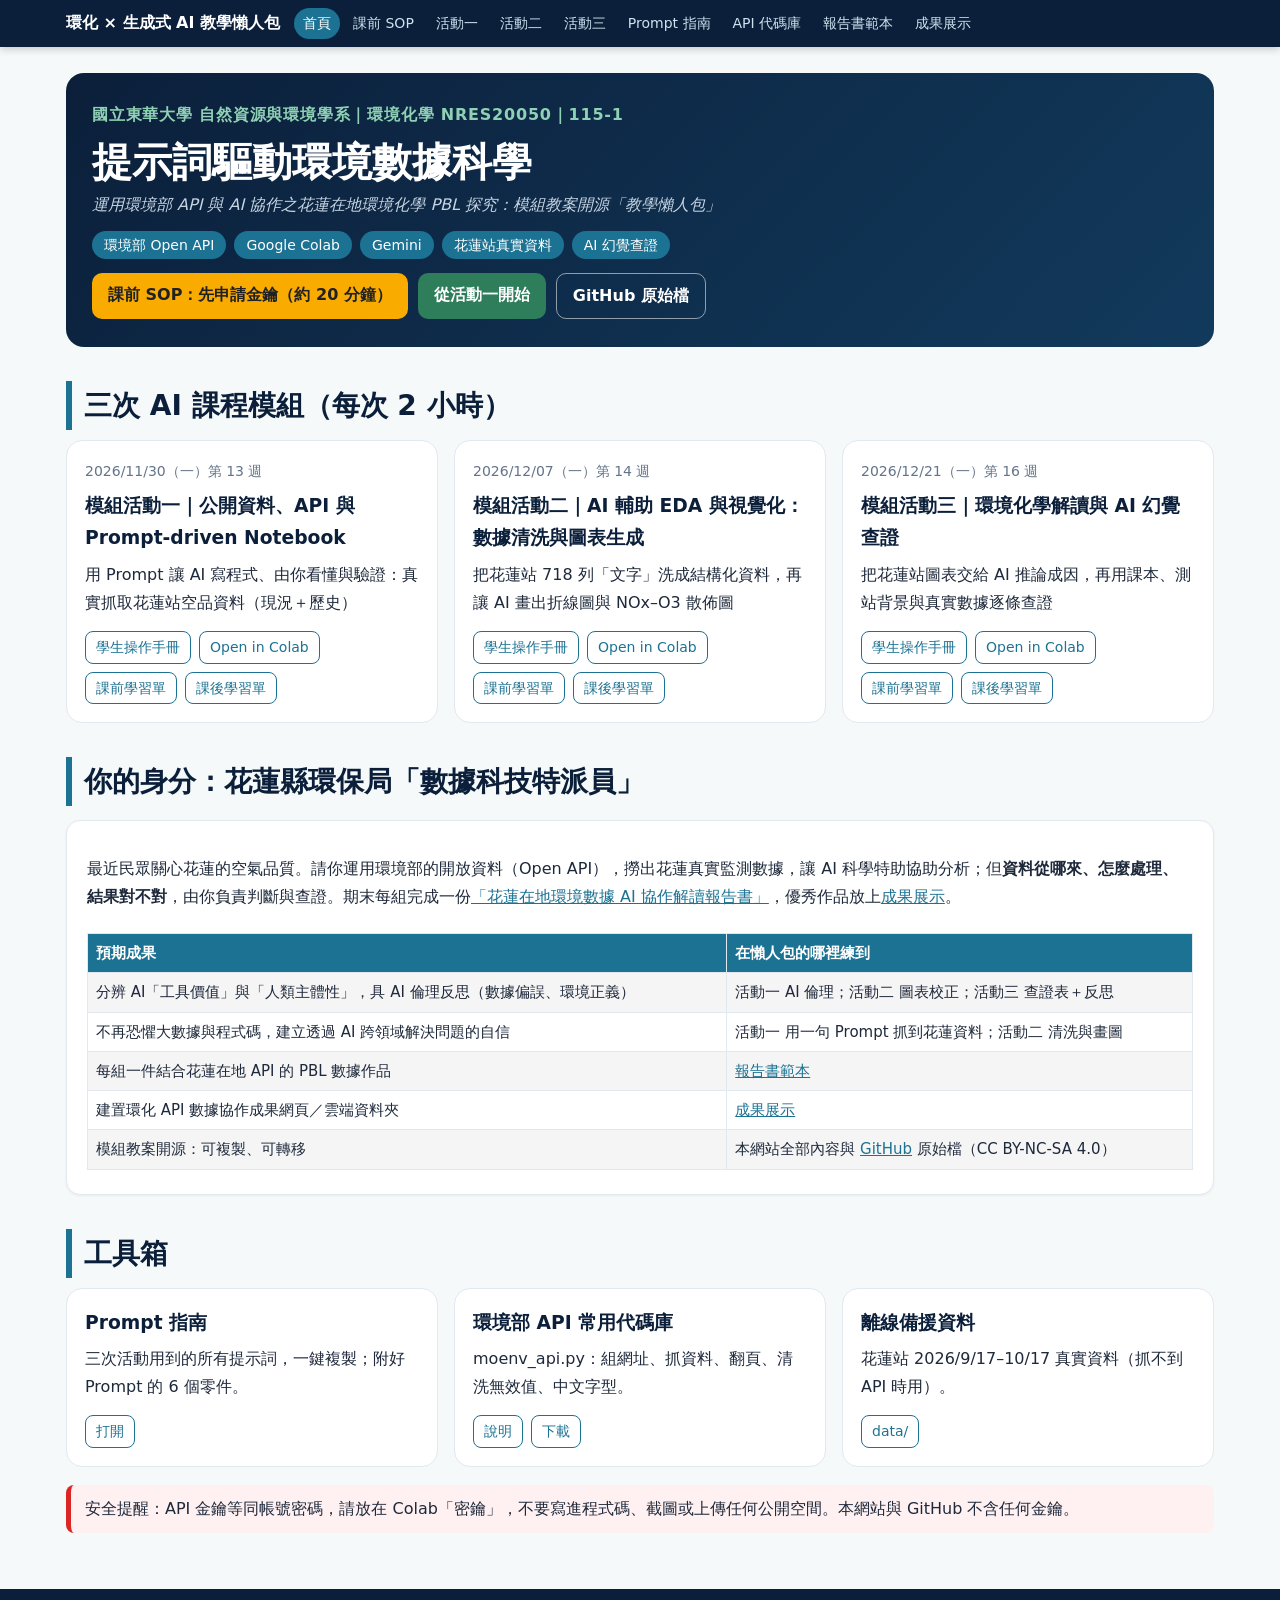
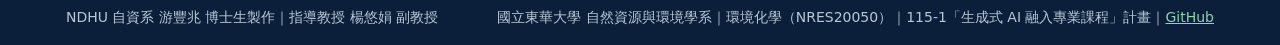
<file: index.html>
<!doctype html><html lang="zh-Hant"><head><meta charset="utf-8"><meta name="viewport" content="width=device-width,initial-scale=1">
<title>首頁｜環化 × AI 教學懶人包</title><meta name="description" content="環境化學 × 生成式 AI 三次課程模組的學生操作手冊、Colab 範本、Prompt 指南與 API 代碼庫"><link rel="stylesheet" href="assets/site.css"></head><body>
<header class="top"><div class="in"><a class="brand" href="index.html">環化 × 生成式 AI 教學懶人包</a><nav><a href="index.html" class=on>首頁</a><a href="sop_key.html">課前 SOP</a><a href="m1.html">活動一</a><a href="m2.html">活動二</a><a href="m3.html">活動三</a><a href="prompts.html">Prompt 指南</a><a href="api.html">API 代碼庫</a><a href="report.html">報告書範本</a><a href="gallery.html">成果展示</a></nav></div></header>
<main><section class="hero"><div class="eb">國立東華大學 自然資源與環境學系｜環境化學 NRES20050｜115-1</div>
<h1>提示詞驅動環境數據科學</h1><div class="sub">運用環境部 API 與 AI 協作之花蓮在地環境化學 PBL 探究：模組教案開源「教學懶人包」</div>
<div class="tags"><span>環境部 Open API</span><span>Google Colab</span><span>Gemini</span><span>花蓮站真實資料</span><span>AI 幻覺查證</span></div>
<div class="btns"><a class="btn or" href="sop_key.html">課前 SOP：先申請金鑰（約 20 分鐘）</a><a class="btn gr" href="m1.html">從活動一開始</a><a class="btn ol" href="https://github.com/rlirdo/envchem-ai-module-kit">GitHub 原始檔</a></div></section>
<h2>三次 AI 課程模組（每次 2 小時）</h2><div class="grid3"><div class="mod"><div class="d">2026/11/30（一）第 13 週</div><h3>模組活動一｜公開資料、API 與Prompt-driven Notebook</h3><div>用 Prompt 讓 AI 寫程式、由你看懂與驗證：真實抓取花蓮站空品資料（現況＋歷史）</div>
<div class="l"><a href="m1.html">學生操作手冊</a><a href="https://colab.research.google.com/github/rlirdo/envchem-ai-module-kit/blob/main/notebooks/M1_moenv_api_fetch.ipynb" target="_blank">Open in Colab</a><a href="worksheets/W13_M1_pre.html">課前學習單</a><a href="worksheets/W13_M1.html">課後學習單</a></div></div><div class="mod"><div class="d">2026/12/07（一）第 14 週</div><h3>模組活動二｜AI 輔助 EDA 與視覺化：數據清洗與圖表生成</h3><div>把花蓮站 718 列「文字」洗成結構化資料，再讓 AI 畫出折線圖與 NOx–O3 散佈圖</div>
<div class="l"><a href="m2.html">學生操作手冊</a><a href="https://colab.research.google.com/github/rlirdo/envchem-ai-module-kit/blob/main/notebooks/M2_clean_visualize.ipynb" target="_blank">Open in Colab</a><a href="worksheets/W14_M2_pre.html">課前學習單</a><a href="worksheets/W14_M2.html">課後學習單</a></div></div><div class="mod"><div class="d">2026/12/21（一）第 16 週</div><h3>模組活動三｜環境化學解讀與 AI 幻覺查證</h3><div>把花蓮站圖表交給 AI 推論成因，再用課本、測站背景與真實數據逐條查證</div>
<div class="l"><a href="m3.html">學生操作手冊</a><a href="https://colab.research.google.com/github/rlirdo/envchem-ai-module-kit/blob/main/notebooks/M3_interpret_verify.ipynb" target="_blank">Open in Colab</a><a href="worksheets/W16_M3_pre.html">課前學習單</a><a href="worksheets/W16_M3.html">課後學習單</a></div></div></div>
<h2>你的身分：花蓮縣環保局「數據科技特派員」</h2><div class="card"><p>最近民眾關心花蓮的空氣品質。請你運用環境部的開放資料（Open API），撈出花蓮真實監測數據，讓 AI 科學特助協助分析；但<b>資料從哪來、怎麼處理、結果對不對</b>，由你負責判斷與查證。期末每組完成一份<a href="report.html">「花蓮在地環境數據 AI 協作解讀報告書」</a>，優秀作品放上<a href="gallery.html">成果展示</a>。</p>
<div class="tw"><table><tr><th>預期成果</th><th>在懶人包的哪裡練到</th></tr>
<tr><td>分辨 AI「工具價值」與「人類主體性」，具 AI 倫理反思（數據偏誤、環境正義）</td><td>活動一 AI 倫理；活動二 圖表校正；活動三 查證表＋反思</td></tr>
<tr><td>不再恐懼大數據與程式碼，建立透過 AI 跨領域解決問題的自信</td><td>活動一 用一句 Prompt 抓到花蓮資料；活動二 清洗與畫圖</td></tr>
<tr><td>每組一件結合花蓮在地 API 的 PBL 數據作品</td><td><a href="report.html">報告書範本</a></td></tr>
<tr><td>建置環化 API 數據協作成果網頁／雲端資料夾</td><td><a href="gallery.html">成果展示</a></td></tr>
<tr><td>模組教案開源：可複製、可轉移</td><td>本網站全部內容與 <a href="https://github.com/rlirdo/envchem-ai-module-kit">GitHub</a> 原始檔（CC BY-NC-SA 4.0）</td></tr></table></div></div>
<h2>工具箱</h2><div class="grid3">
<div class="mod"><h3>Prompt 指南</h3><div>三次活動用到的所有提示詞，一鍵複製；附好 Prompt 的 6 個零件。</div><div class="l"><a href="prompts.html">打開</a></div></div>
<div class="mod"><h3>環境部 API 常用代碼庫</h3><div>moenv_api.py：組網址、抓資料、翻頁、清洗無效值、中文字型。</div><div class="l"><a href="api.html">說明</a><a href="moenv_api.py">下載</a></div></div>
<div class="mod"><h3>離線備援資料</h3><div>花蓮站 2026/9/17–10/17 真實資料（抓不到 API 時用）。</div><div class="l"><a href="https://github.com/rlirdo/envchem-ai-module-kit/tree/main/data">data/</a></div></div></div>
<div class="note" style="margin-top:18px">安全提醒：API 金鑰等同帳號密碼，請放在 Colab「密鑰」，不要寫進程式碼、截圖或上傳任何公開空間。本網站與 GitHub 不含任何金鑰。</div></main>
<footer><div class="in"><span>NDHU 自資系 游豐兆 博士生製作｜指導教授 楊悠娟 副教授</span><span>國立東華大學 自然資源與環境學系｜環境化學（NRES20050）｜115-1「生成式 AI 融入專業課程」計畫｜<a style="color:#8fd1b4" href="https://github.com/rlirdo/envchem-ai-module-kit">GitHub</a></span></div></footer>
<div id="lb"><img alt=""></div><script src="assets/site.js"></script></body></html>
</file>
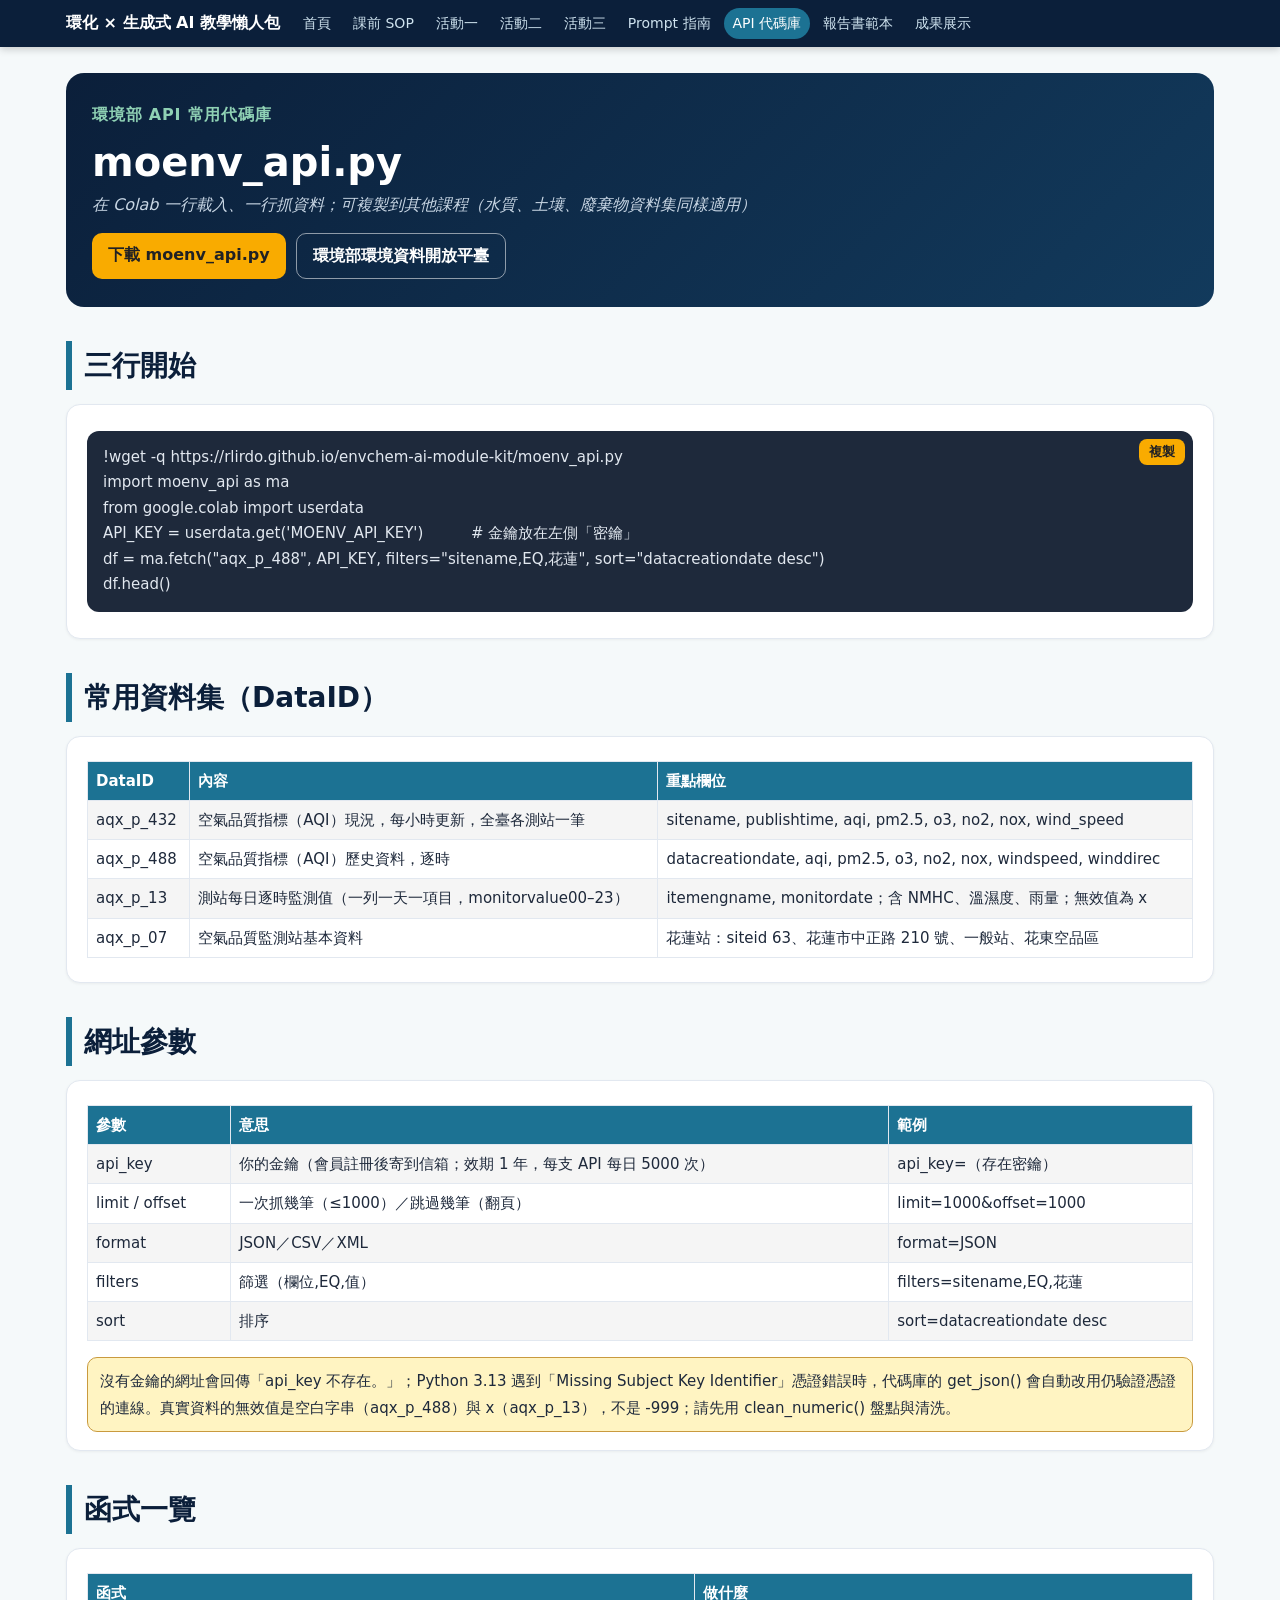
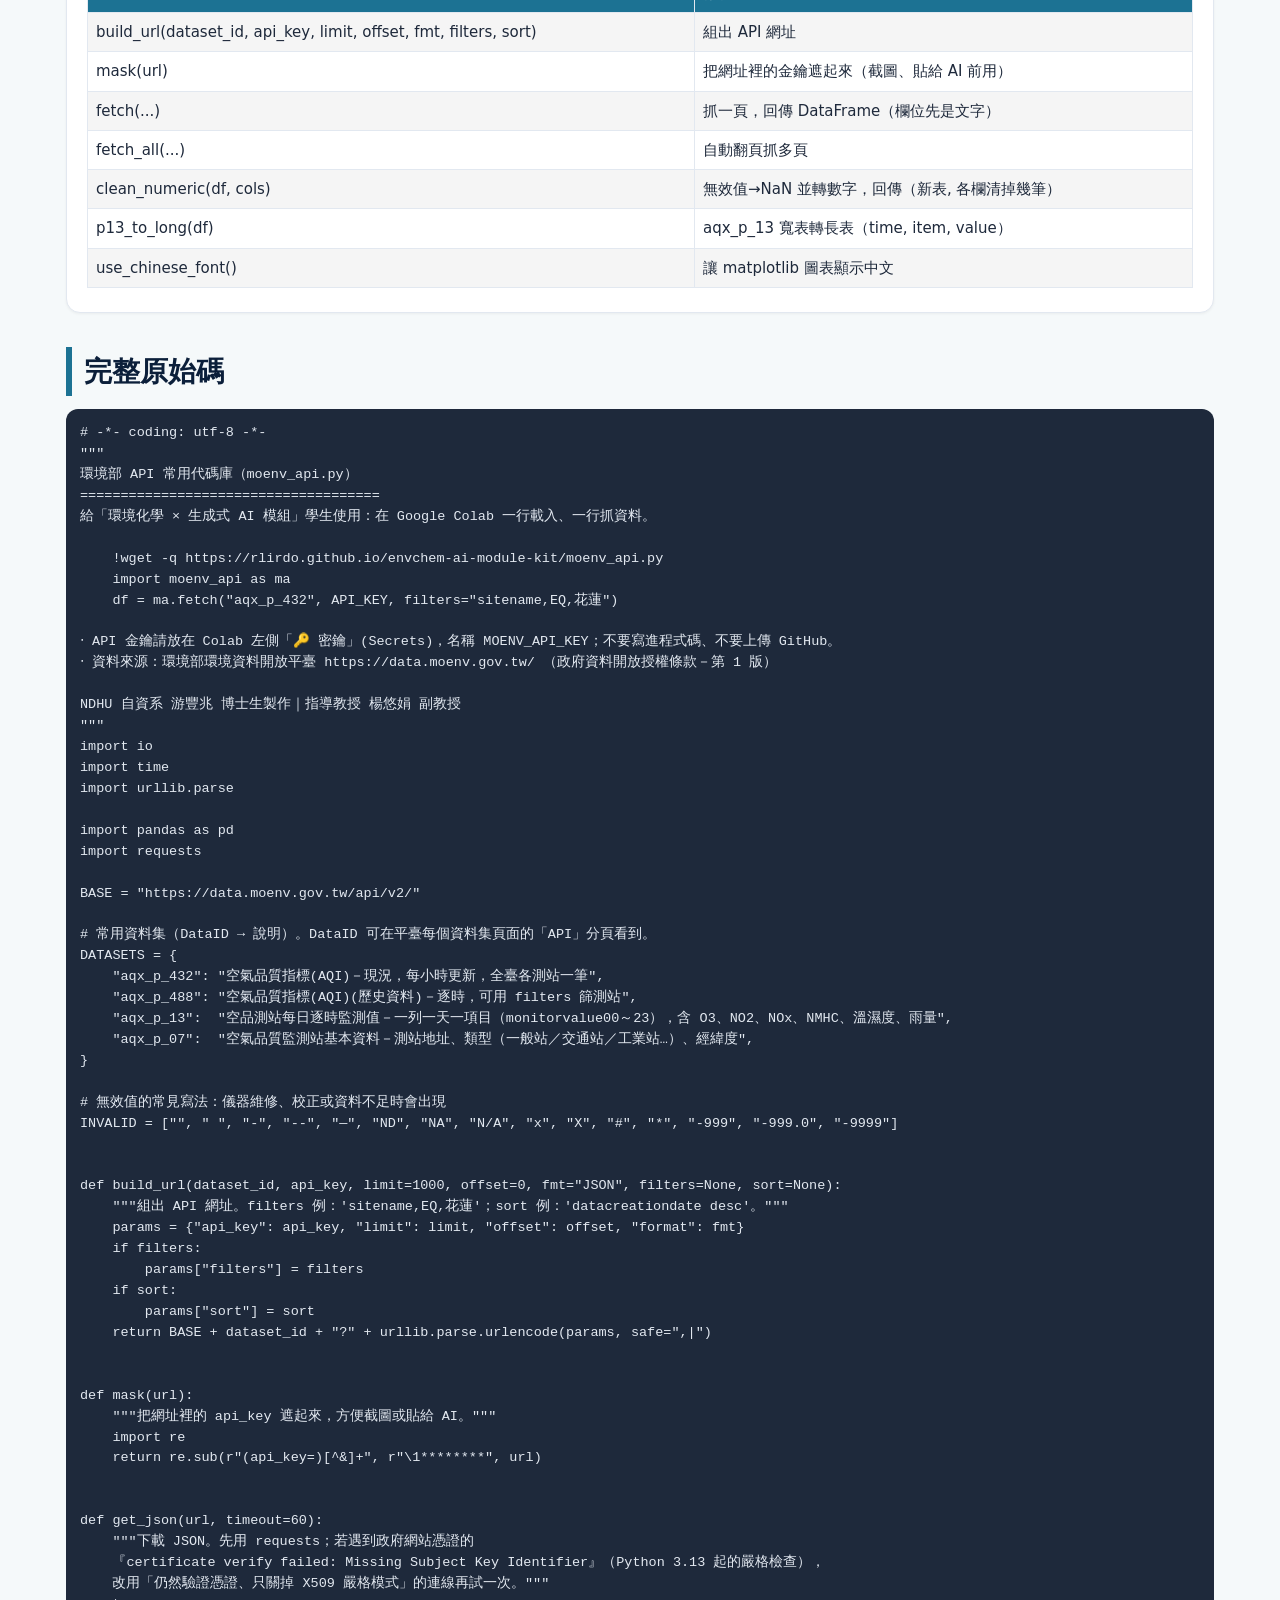
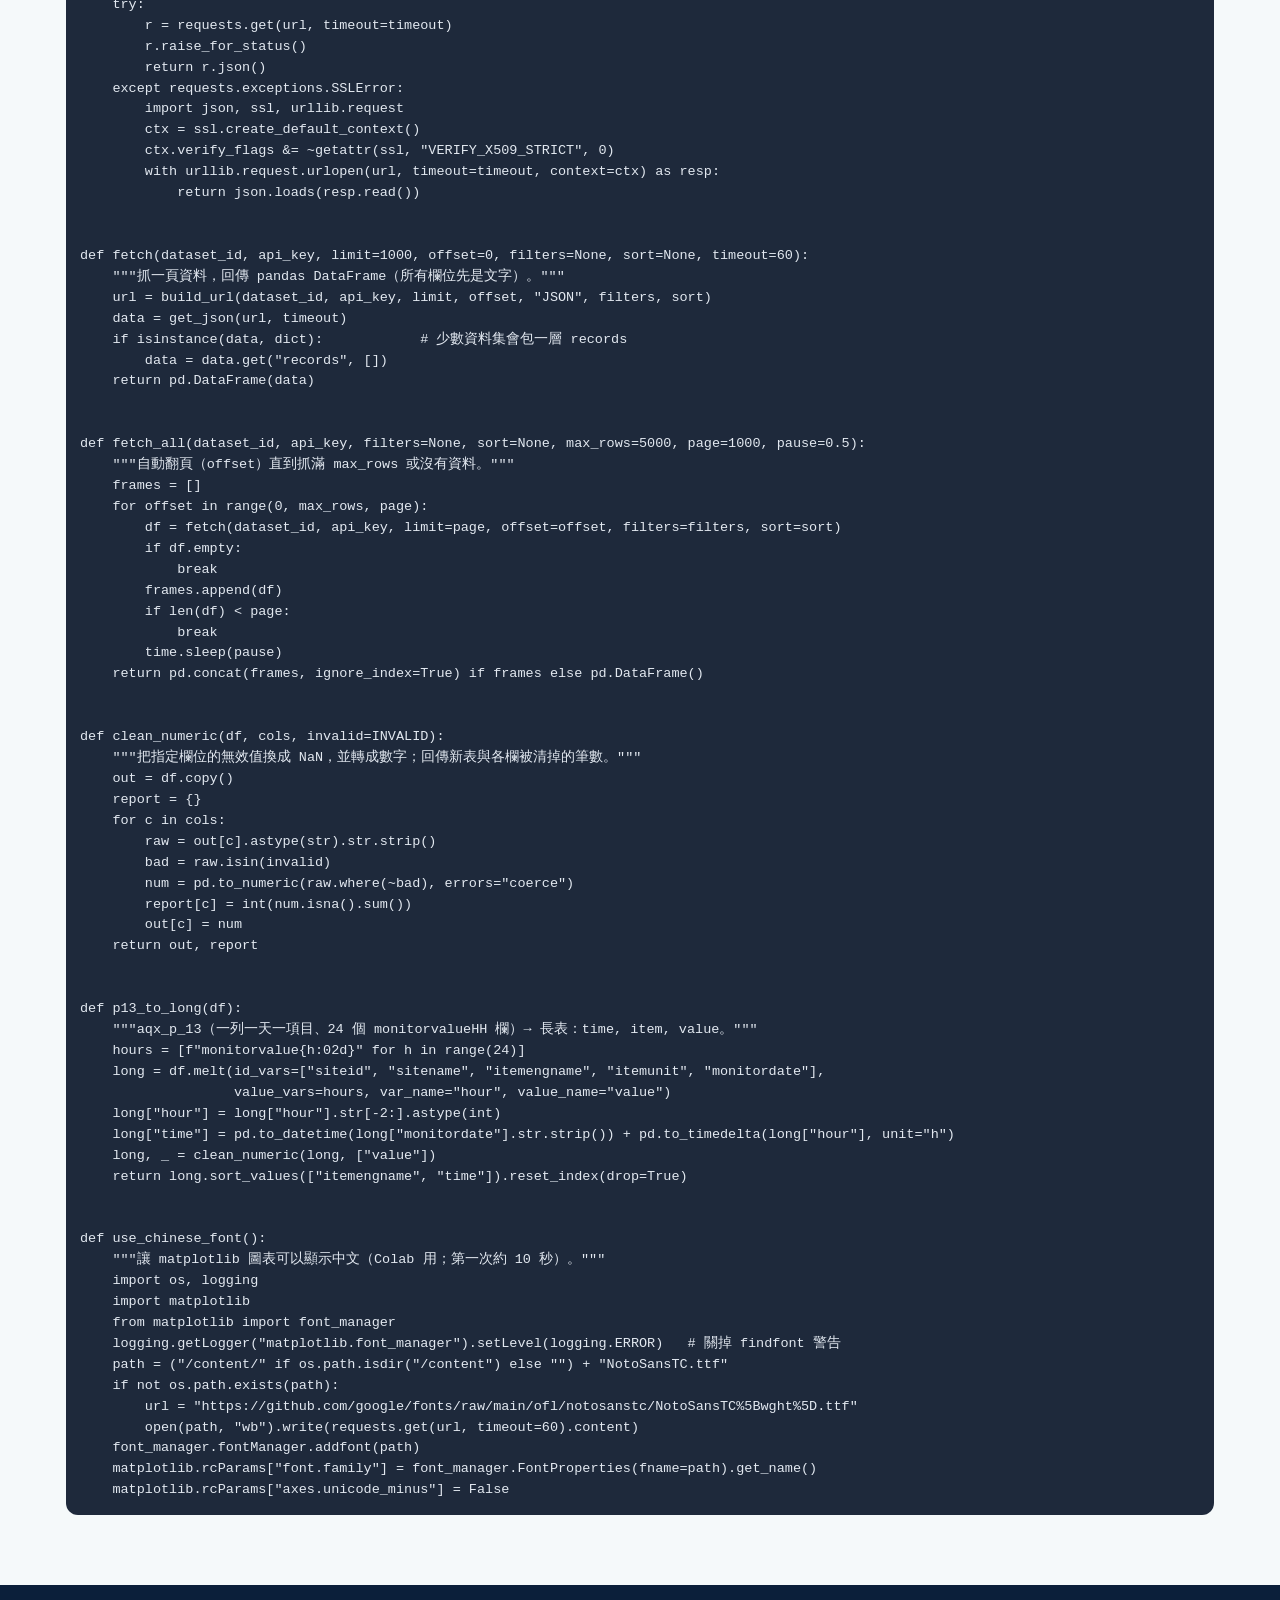
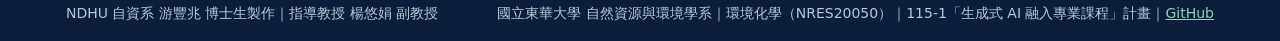
<file: api.html>
<!doctype html><html lang="zh-Hant"><head><meta charset="utf-8"><meta name="viewport" content="width=device-width,initial-scale=1">
<title>API 代碼庫｜環化 × AI 教學懶人包</title><meta name="description" content="API 代碼庫"><link rel="stylesheet" href="assets/site.css"></head><body>
<header class="top"><div class="in"><a class="brand" href="index.html">環化 × 生成式 AI 教學懶人包</a><nav><a href="index.html">首頁</a><a href="sop_key.html">課前 SOP</a><a href="m1.html">活動一</a><a href="m2.html">活動二</a><a href="m3.html">活動三</a><a href="prompts.html">Prompt 指南</a><a href="api.html" class=on>API 代碼庫</a><a href="report.html">報告書範本</a><a href="gallery.html">成果展示</a></nav></div></header>
<main><section class="hero"><div class="eb">環境部 API 常用代碼庫</div><h1>moenv_api.py</h1><div class="sub">在 Colab 一行載入、一行抓資料；可複製到其他課程（水質、土壤、廢棄物資料集同樣適用）</div>
<div class="btns"><a class="btn or" href="moenv_api.py">下載 moenv_api.py</a><a class="btn ol" href="https://data.moenv.gov.tw/" target="_blank">環境部環境資料開放平臺</a></div></section>
<h2>三行開始</h2><div class="card"><div class="pr"><button class="copy">複製</button><div class="pt">!wget -q https://rlirdo.github.io/envchem-ai-module-kit/moenv_api.py
import moenv_api as ma
from google.colab import userdata
API_KEY = userdata.get('MOENV_API_KEY')          # 金鑰放在左側「密鑰」
df = ma.fetch("aqx_p_488", API_KEY, filters="sitename,EQ,花蓮", sort="datacreationdate desc")
df.head()</div></div></div>
<h2>常用資料集（DataID）</h2><div class="card"><div class="tw"><table><tr><th>DataID</th><th>內容</th><th>重點欄位</th></tr>
<tr><td>aqx_p_432</td><td>空氣品質指標（AQI）現況，每小時更新，全臺各測站一筆</td><td>sitename, publishtime, aqi, pm2.5, o3, no2, nox, wind_speed</td></tr>
<tr><td>aqx_p_488</td><td>空氣品質指標（AQI）歷史資料，逐時</td><td>datacreationdate, aqi, pm2.5, o3, no2, nox, windspeed, winddirec</td></tr>
<tr><td>aqx_p_13</td><td>測站每日逐時監測值（一列一天一項目，monitorvalue00–23）</td><td>itemengname, monitordate；含 NMHC、溫濕度、雨量；無效值為 x</td></tr>
<tr><td>aqx_p_07</td><td>空氣品質監測站基本資料</td><td>花蓮站：siteid 63、花蓮市中正路 210 號、一般站、花東空品區</td></tr></table></div></div>
<h2>網址參數</h2><div class="card"><div class="tw"><table><tr><th>參數</th><th>意思</th><th>範例</th></tr><tr><td>api_key</td><td>你的金鑰（會員註冊後寄到信箱；效期 1 年，每支 API 每日 5000 次）</td><td>api_key=（存在密鑰）</td></tr>
<tr><td>limit / offset</td><td>一次抓幾筆（≤1000）／跳過幾筆（翻頁）</td><td>limit=1000&amp;offset=1000</td></tr><tr><td>format</td><td>JSON／CSV／XML</td><td>format=JSON</td></tr>
<tr><td>filters</td><td>篩選（欄位,EQ,值）</td><td>filters=sitename,EQ,花蓮</td></tr><tr><td>sort</td><td>排序</td><td>sort=datacreationdate desc</td></tr></table></div>
<div class="tip">沒有金鑰的網址會回傳「api_key 不存在。」；Python 3.13 遇到「Missing Subject Key Identifier」憑證錯誤時，代碼庫的 get_json() 會自動改用仍驗證憑證的連線。真實資料的無效值是空白字串（aqx_p_488）與 x（aqx_p_13），不是 -999；請先用 clean_numeric() 盤點與清洗。</div></div>
<h2>函式一覽</h2><div class="card"><div class="tw"><table><tr><th>函式</th><th>做什麼</th></tr><tr><td>build_url(dataset_id, api_key, limit, offset, fmt, filters, sort)</td><td>組出 API 網址</td></tr>
<tr><td>mask(url)</td><td>把網址裡的金鑰遮起來（截圖、貼給 AI 前用）</td></tr><tr><td>fetch(...)</td><td>抓一頁，回傳 DataFrame（欄位先是文字）</td></tr><tr><td>fetch_all(...)</td><td>自動翻頁抓多頁</td></tr>
<tr><td>clean_numeric(df, cols)</td><td>無效值→NaN 並轉數字，回傳（新表, 各欄清掉幾筆）</td></tr><tr><td>p13_to_long(df)</td><td>aqx_p_13 寬表轉長表（time, item, value）</td></tr><tr><td>use_chinese_font()</td><td>讓 matplotlib 圖表顯示中文</td></tr></table></div></div>
<h2>完整原始碼</h2><pre class="code"># -*- coding: utf-8 -*-
&quot;&quot;&quot;
環境部 API 常用代碼庫（moenv_api.py）
=====================================
給「環境化學 × 生成式 AI 模組」學生使用：在 Google Colab 一行載入、一行抓資料。

    !wget -q https://rlirdo.github.io/envchem-ai-module-kit/moenv_api.py
    import moenv_api as ma
    df = ma.fetch(&quot;aqx_p_432&quot;, API_KEY, filters=&quot;sitename,EQ,花蓮&quot;)

‧ API 金鑰請放在 Colab 左側「🔑 密鑰」(Secrets)，名稱 MOENV_API_KEY；不要寫進程式碼、不要上傳 GitHub。
‧ 資料來源：環境部環境資料開放平臺 https://data.moenv.gov.tw/ （政府資料開放授權條款－第 1 版）

NDHU 自資系 游豐兆 博士生製作｜指導教授 楊悠娟 副教授
&quot;&quot;&quot;
import io
import time
import urllib.parse

import pandas as pd
import requests

BASE = &quot;https://data.moenv.gov.tw/api/v2/&quot;

# 常用資料集（DataID → 說明）。DataID 可在平臺每個資料集頁面的「API」分頁看到。
DATASETS = {
    &quot;aqx_p_432&quot;: &quot;空氣品質指標(AQI)－現況，每小時更新，全臺各測站一筆&quot;,
    &quot;aqx_p_488&quot;: &quot;空氣品質指標(AQI)(歷史資料)－逐時，可用 filters 篩測站&quot;,
    &quot;aqx_p_13&quot;:  &quot;空品測站每日逐時監測值－一列一天一項目（monitorvalue00～23），含 O3、NO2、NOx、NMHC、溫濕度、雨量&quot;,
    &quot;aqx_p_07&quot;:  &quot;空氣品質監測站基本資料－測站地址、類型（一般站／交通站／工業站…）、經緯度&quot;,
}

# 無效值的常見寫法：儀器維修、校正或資料不足時會出現
INVALID = [&quot;&quot;, &quot; &quot;, &quot;-&quot;, &quot;--&quot;, &quot;—&quot;, &quot;ND&quot;, &quot;NA&quot;, &quot;N/A&quot;, &quot;x&quot;, &quot;X&quot;, &quot;#&quot;, &quot;*&quot;, &quot;-999&quot;, &quot;-999.0&quot;, &quot;-9999&quot;]


def build_url(dataset_id, api_key, limit=1000, offset=0, fmt=&quot;JSON&quot;, filters=None, sort=None):
    &quot;&quot;&quot;組出 API 網址。filters 例：&#x27;sitename,EQ,花蓮&#x27;；sort 例：&#x27;datacreationdate desc&#x27;。&quot;&quot;&quot;
    params = {&quot;api_key&quot;: api_key, &quot;limit&quot;: limit, &quot;offset&quot;: offset, &quot;format&quot;: fmt}
    if filters:
        params[&quot;filters&quot;] = filters
    if sort:
        params[&quot;sort&quot;] = sort
    return BASE + dataset_id + &quot;?&quot; + urllib.parse.urlencode(params, safe=&quot;,|&quot;)


def mask(url):
    &quot;&quot;&quot;把網址裡的 api_key 遮起來，方便截圖或貼給 AI。&quot;&quot;&quot;
    import re
    return re.sub(r&quot;(api_key=)[^&amp;]+&quot;, r&quot;\1********&quot;, url)


def get_json(url, timeout=60):
    &quot;&quot;&quot;下載 JSON。先用 requests；若遇到政府網站憑證的
    『certificate verify failed: Missing Subject Key Identifier』（Python 3.13 起的嚴格檢查），
    改用「仍然驗證憑證、只關掉 X509 嚴格模式」的連線再試一次。&quot;&quot;&quot;
    try:
        r = requests.get(url, timeout=timeout)
        r.raise_for_status()
        return r.json()
    except requests.exceptions.SSLError:
        import json, ssl, urllib.request
        ctx = ssl.create_default_context()
        ctx.verify_flags &amp;= ~getattr(ssl, &quot;VERIFY_X509_STRICT&quot;, 0)
        with urllib.request.urlopen(url, timeout=timeout, context=ctx) as resp:
            return json.loads(resp.read())


def fetch(dataset_id, api_key, limit=1000, offset=0, filters=None, sort=None, timeout=60):
    &quot;&quot;&quot;抓一頁資料，回傳 pandas DataFrame（所有欄位先是文字）。&quot;&quot;&quot;
    url = build_url(dataset_id, api_key, limit, offset, &quot;JSON&quot;, filters, sort)
    data = get_json(url, timeout)
    if isinstance(data, dict):            # 少數資料集會包一層 records
        data = data.get(&quot;records&quot;, [])
    return pd.DataFrame(data)


def fetch_all(dataset_id, api_key, filters=None, sort=None, max_rows=5000, page=1000, pause=0.5):
    &quot;&quot;&quot;自動翻頁（offset）直到抓滿 max_rows 或沒有資料。&quot;&quot;&quot;
    frames = []
    for offset in range(0, max_rows, page):
        df = fetch(dataset_id, api_key, limit=page, offset=offset, filters=filters, sort=sort)
        if df.empty:
            break
        frames.append(df)
        if len(df) &lt; page:
            break
        time.sleep(pause)
    return pd.concat(frames, ignore_index=True) if frames else pd.DataFrame()


def clean_numeric(df, cols, invalid=INVALID):
    &quot;&quot;&quot;把指定欄位的無效值換成 NaN，並轉成數字；回傳新表與各欄被清掉的筆數。&quot;&quot;&quot;
    out = df.copy()
    report = {}
    for c in cols:
        raw = out[c].astype(str).str.strip()
        bad = raw.isin(invalid)
        num = pd.to_numeric(raw.where(~bad), errors=&quot;coerce&quot;)
        report[c] = int(num.isna().sum())
        out[c] = num
    return out, report


def p13_to_long(df):
    &quot;&quot;&quot;aqx_p_13（一列一天一項目、24 個 monitorvalueHH 欄）→ 長表：time, item, value。&quot;&quot;&quot;
    hours = [f&quot;monitorvalue{h:02d}&quot; for h in range(24)]
    long = df.melt(id_vars=[&quot;siteid&quot;, &quot;sitename&quot;, &quot;itemengname&quot;, &quot;itemunit&quot;, &quot;monitordate&quot;],
                   value_vars=hours, var_name=&quot;hour&quot;, value_name=&quot;value&quot;)
    long[&quot;hour&quot;] = long[&quot;hour&quot;].str[-2:].astype(int)
    long[&quot;time&quot;] = pd.to_datetime(long[&quot;monitordate&quot;].str.strip()) + pd.to_timedelta(long[&quot;hour&quot;], unit=&quot;h&quot;)
    long, _ = clean_numeric(long, [&quot;value&quot;])
    return long.sort_values([&quot;itemengname&quot;, &quot;time&quot;]).reset_index(drop=True)


def use_chinese_font():
    &quot;&quot;&quot;讓 matplotlib 圖表可以顯示中文（Colab 用；第一次約 10 秒）。&quot;&quot;&quot;
    import os, logging
    import matplotlib
    from matplotlib import font_manager
    logging.getLogger(&quot;matplotlib.font_manager&quot;).setLevel(logging.ERROR)   # 關掉 findfont 警告
    path = (&quot;/content/&quot; if os.path.isdir(&quot;/content&quot;) else &quot;&quot;) + &quot;NotoSansTC.ttf&quot;
    if not os.path.exists(path):
        url = &quot;https://github.com/google/fonts/raw/main/ofl/notosanstc/NotoSansTC%5Bwght%5D.ttf&quot;
        open(path, &quot;wb&quot;).write(requests.get(url, timeout=60).content)
    font_manager.fontManager.addfont(path)
    matplotlib.rcParams[&quot;font.family&quot;] = font_manager.FontProperties(fname=path).get_name()
    matplotlib.rcParams[&quot;axes.unicode_minus&quot;] = False
</pre></main>
<footer><div class="in"><span>NDHU 自資系 游豐兆 博士生製作｜指導教授 楊悠娟 副教授</span><span>國立東華大學 自然資源與環境學系｜環境化學（NRES20050）｜115-1「生成式 AI 融入專業課程」計畫｜<a style="color:#8fd1b4" href="https://github.com/rlirdo/envchem-ai-module-kit">GitHub</a></span></div></footer>
<div id="lb"><img alt=""></div><script src="assets/site.js"></script></body></html>
</file>
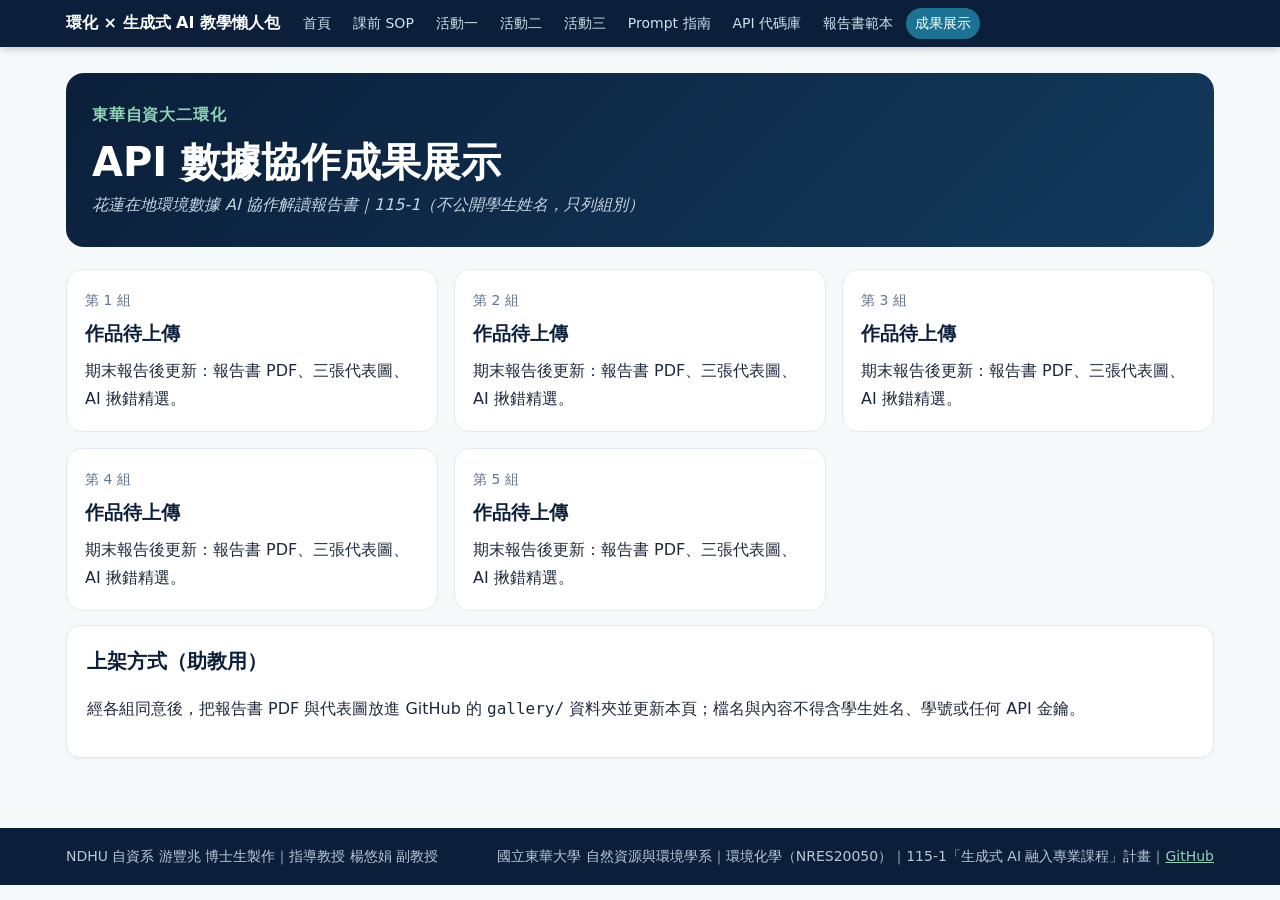
<file: gallery.html>
<!doctype html><html lang="zh-Hant"><head><meta charset="utf-8"><meta name="viewport" content="width=device-width,initial-scale=1">
<title>成果展示｜環化 × AI 教學懶人包</title><meta name="description" content="成果展示"><link rel="stylesheet" href="assets/site.css"></head><body>
<header class="top"><div class="in"><a class="brand" href="index.html">環化 × 生成式 AI 教學懶人包</a><nav><a href="index.html">首頁</a><a href="sop_key.html">課前 SOP</a><a href="m1.html">活動一</a><a href="m2.html">活動二</a><a href="m3.html">活動三</a><a href="prompts.html">Prompt 指南</a><a href="api.html">API 代碼庫</a><a href="report.html">報告書範本</a><a href="gallery.html" class=on>成果展示</a></nav></div></header>
<main><section class="hero"><div class="eb">東華自資大二環化</div><h1>API 數據協作成果展示</h1><div class="sub">花蓮在地環境數據 AI 協作解讀報告書｜115-1（不公開學生姓名，只列組別）</div></section>
<div class="grid3"><div class="mod"><div class="d">第 1 組</div><h3>作品待上傳</h3><div>期末報告後更新：報告書 PDF、三張代表圖、AI 揪錯精選。</div></div><div class="mod"><div class="d">第 2 組</div><h3>作品待上傳</h3><div>期末報告後更新：報告書 PDF、三張代表圖、AI 揪錯精選。</div></div><div class="mod"><div class="d">第 3 組</div><h3>作品待上傳</h3><div>期末報告後更新：報告書 PDF、三張代表圖、AI 揪錯精選。</div></div><div class="mod"><div class="d">第 4 組</div><h3>作品待上傳</h3><div>期末報告後更新：報告書 PDF、三張代表圖、AI 揪錯精選。</div></div><div class="mod"><div class="d">第 5 組</div><h3>作品待上傳</h3><div>期末報告後更新：報告書 PDF、三張代表圖、AI 揪錯精選。</div></div></div><div class="card"><h3>上架方式（助教用）</h3><p>經各組同意後，把報告書 PDF 與代表圖放進 GitHub 的 <code>gallery/</code> 資料夾並更新本頁；檔名與內容不得含學生姓名、學號或任何 API 金鑰。</p></div></main>
<footer><div class="in"><span>NDHU 自資系 游豐兆 博士生製作｜指導教授 楊悠娟 副教授</span><span>國立東華大學 自然資源與環境學系｜環境化學（NRES20050）｜115-1「生成式 AI 融入專業課程」計畫｜<a style="color:#8fd1b4" href="https://github.com/rlirdo/envchem-ai-module-kit">GitHub</a></span></div></footer>
<div id="lb"><img alt=""></div><script src="assets/site.js"></script></body></html>
</file>
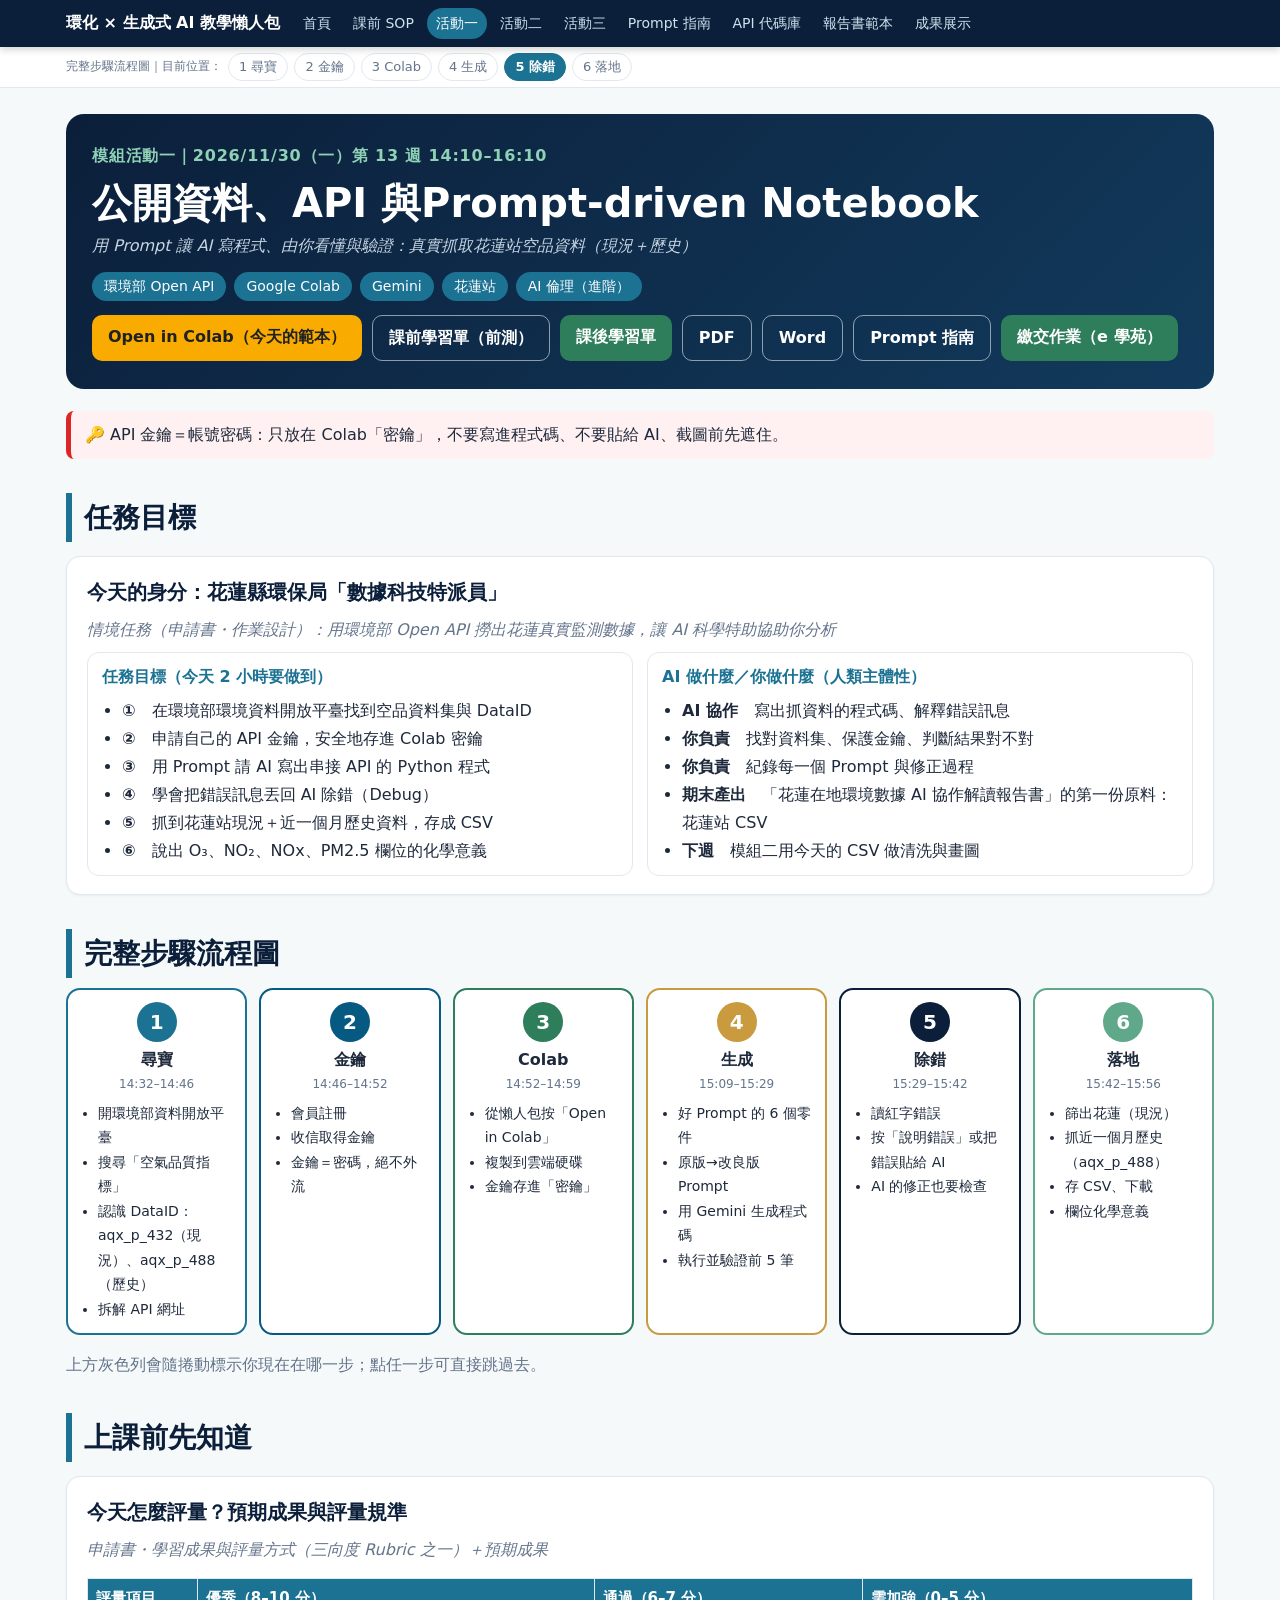
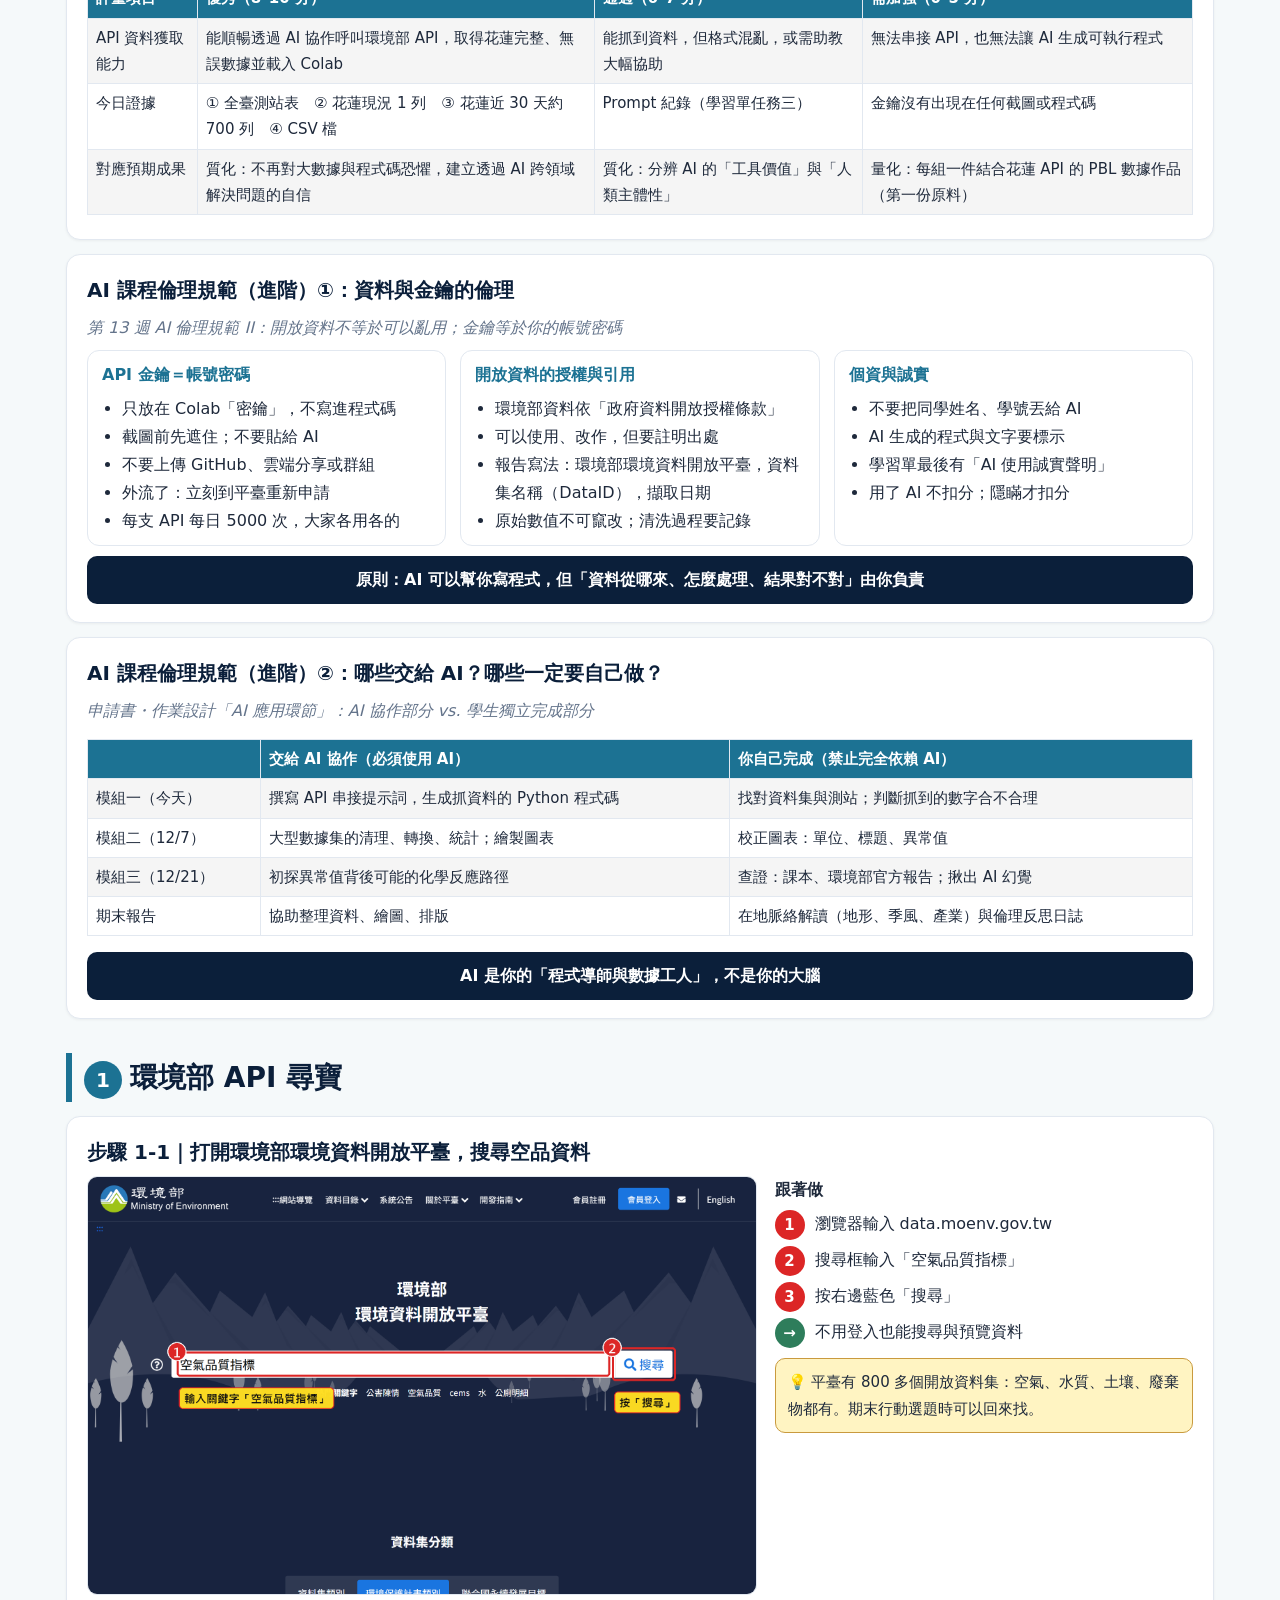
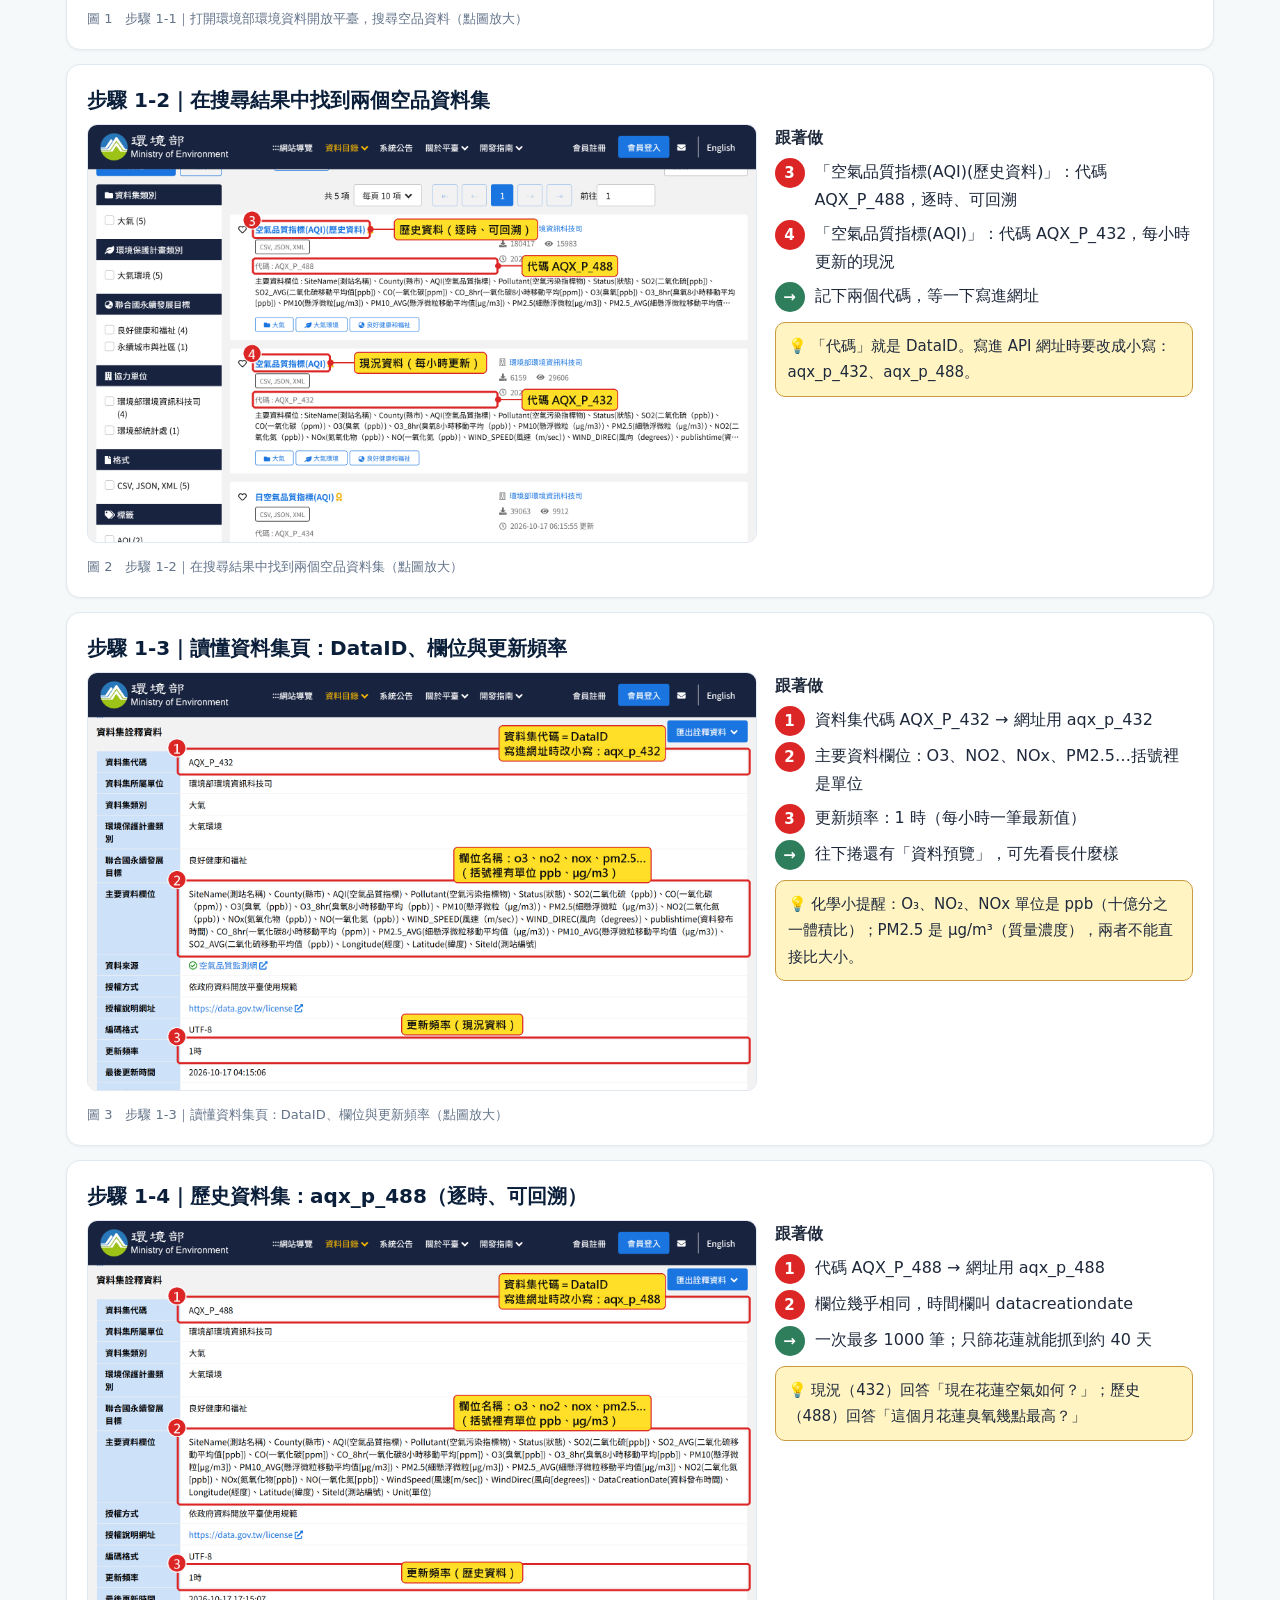
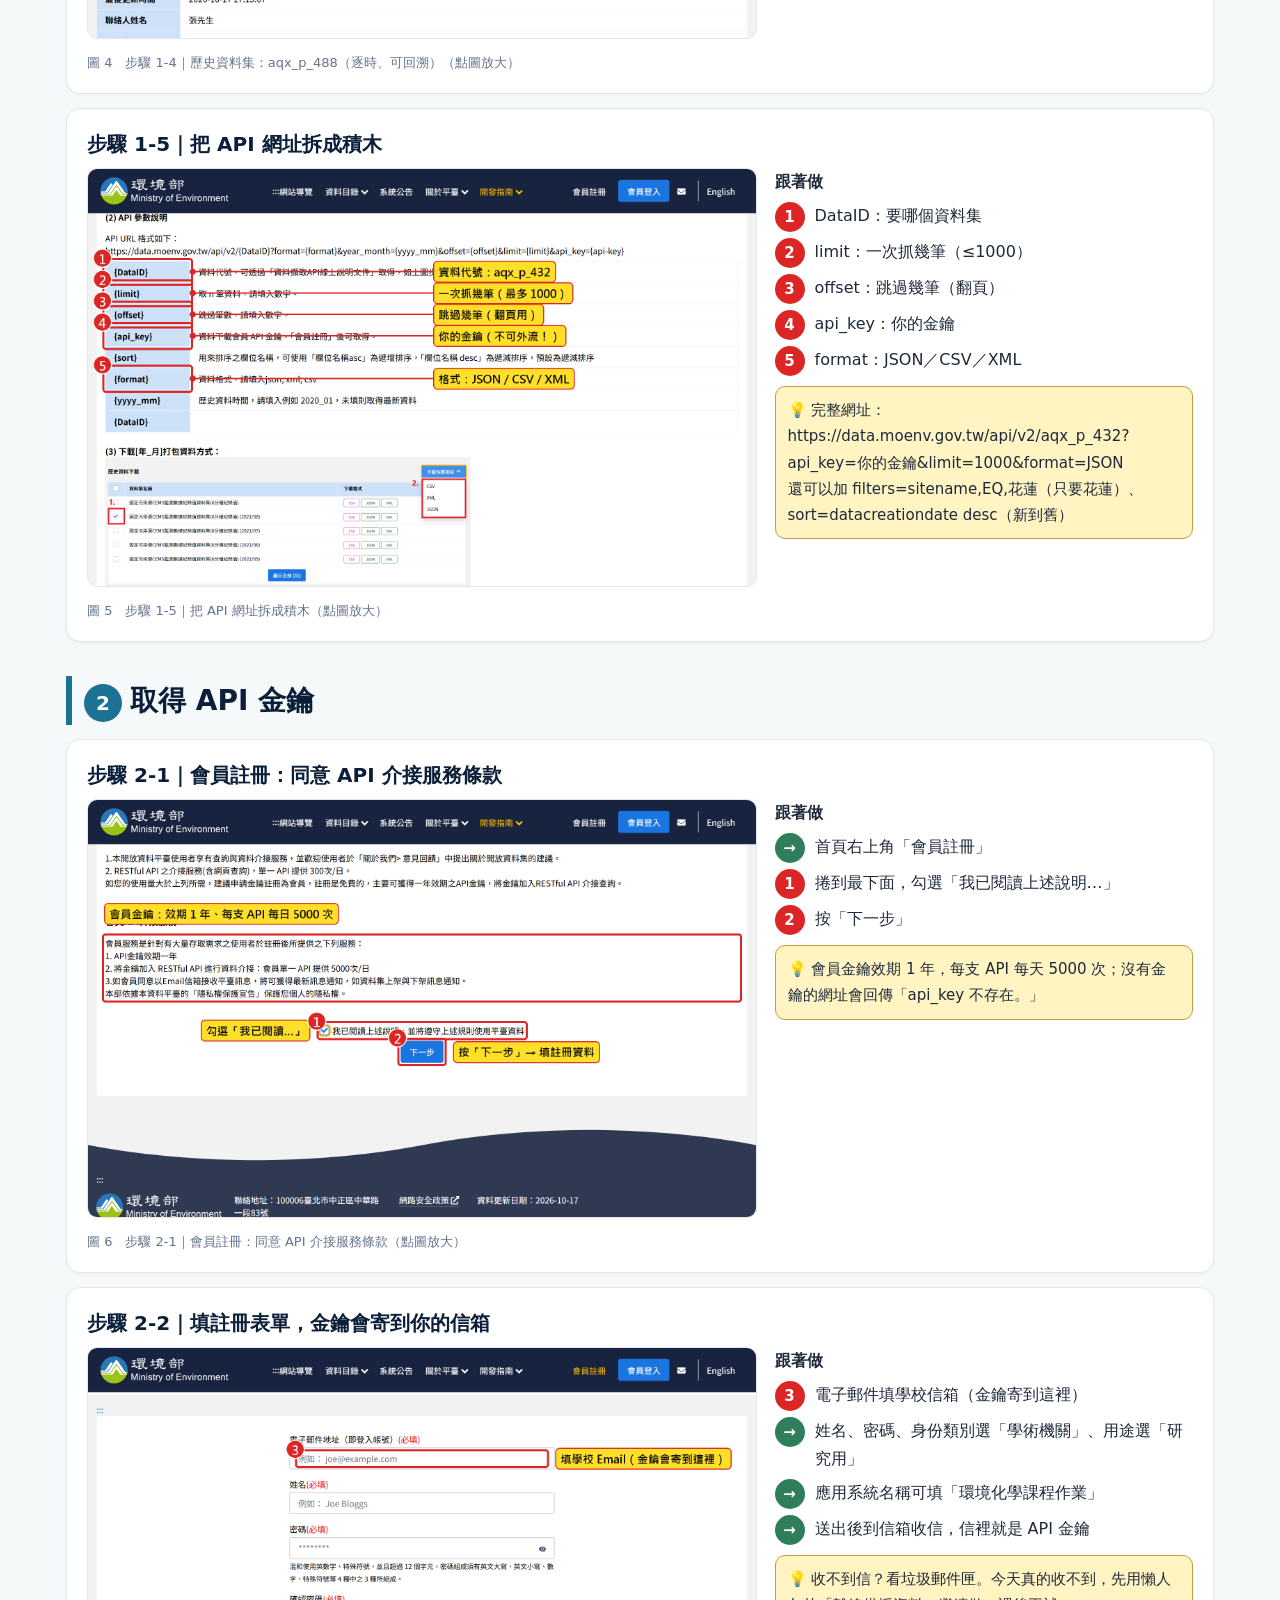
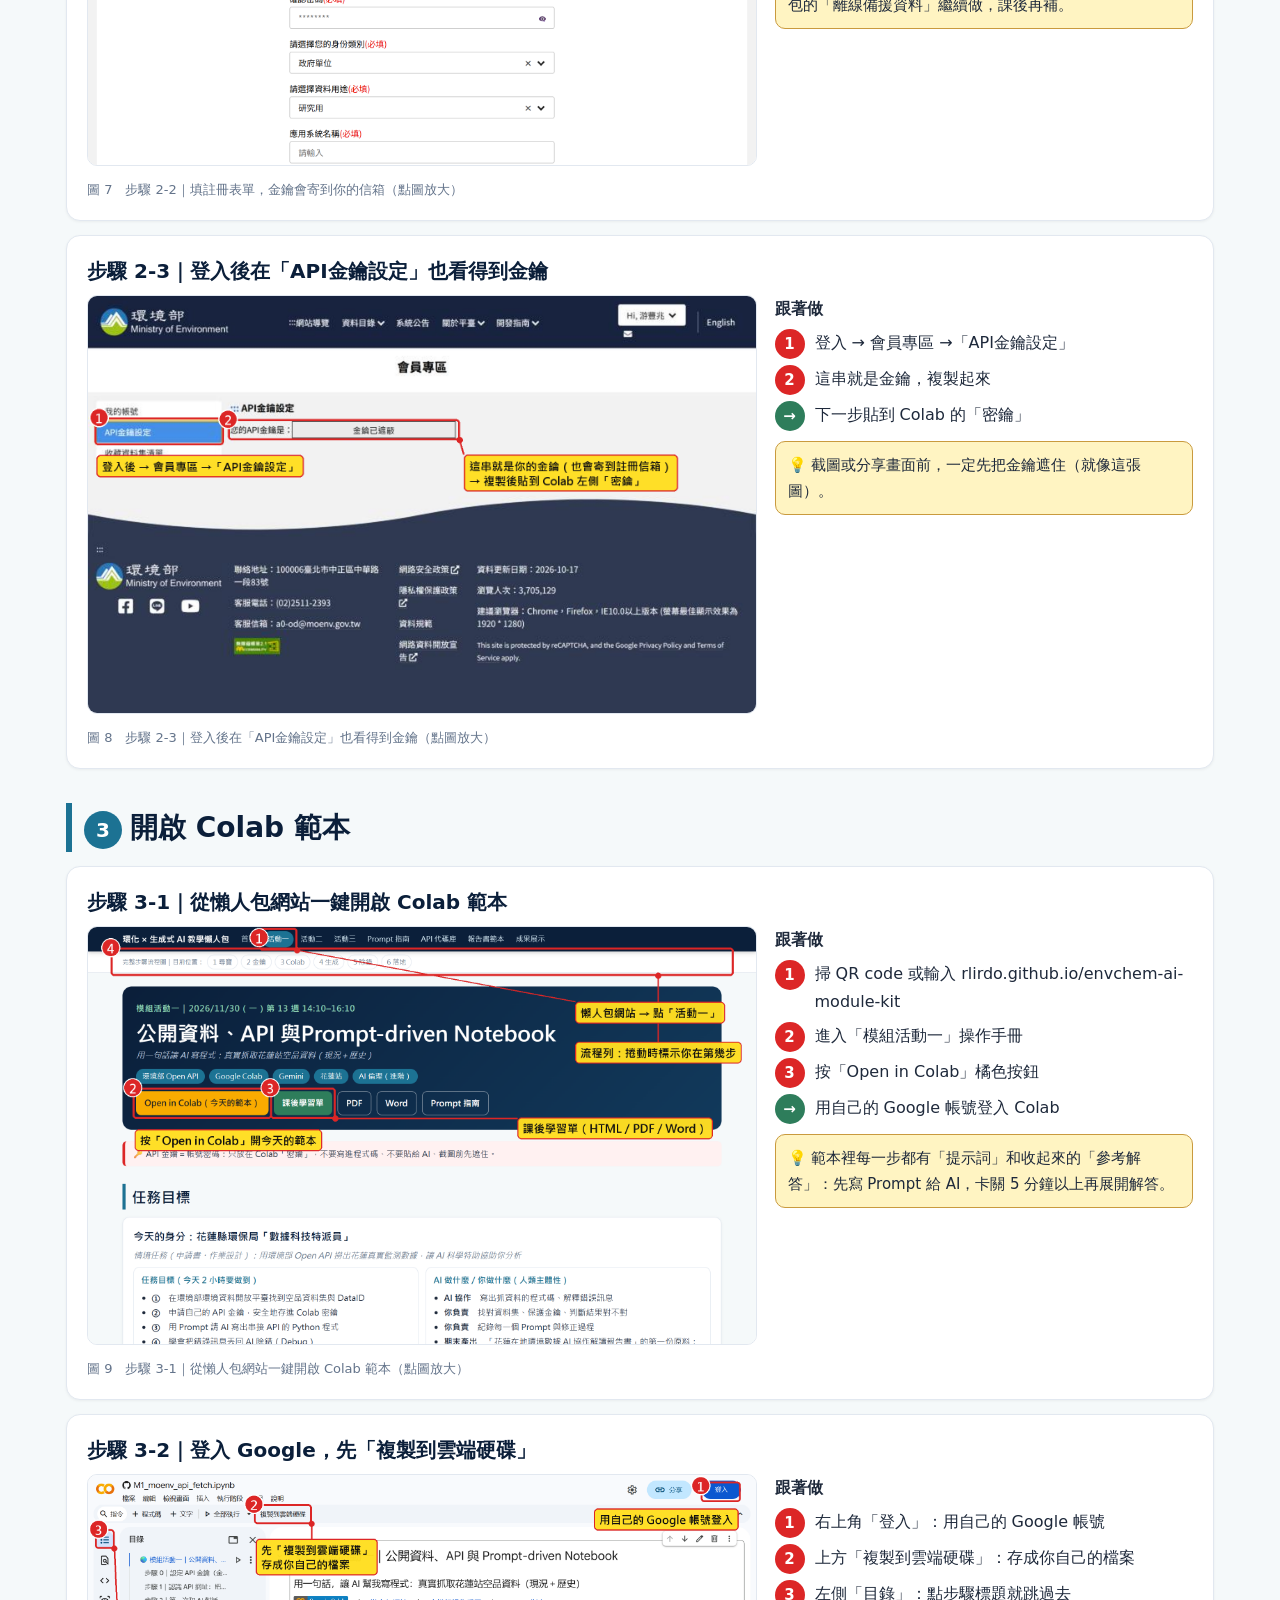
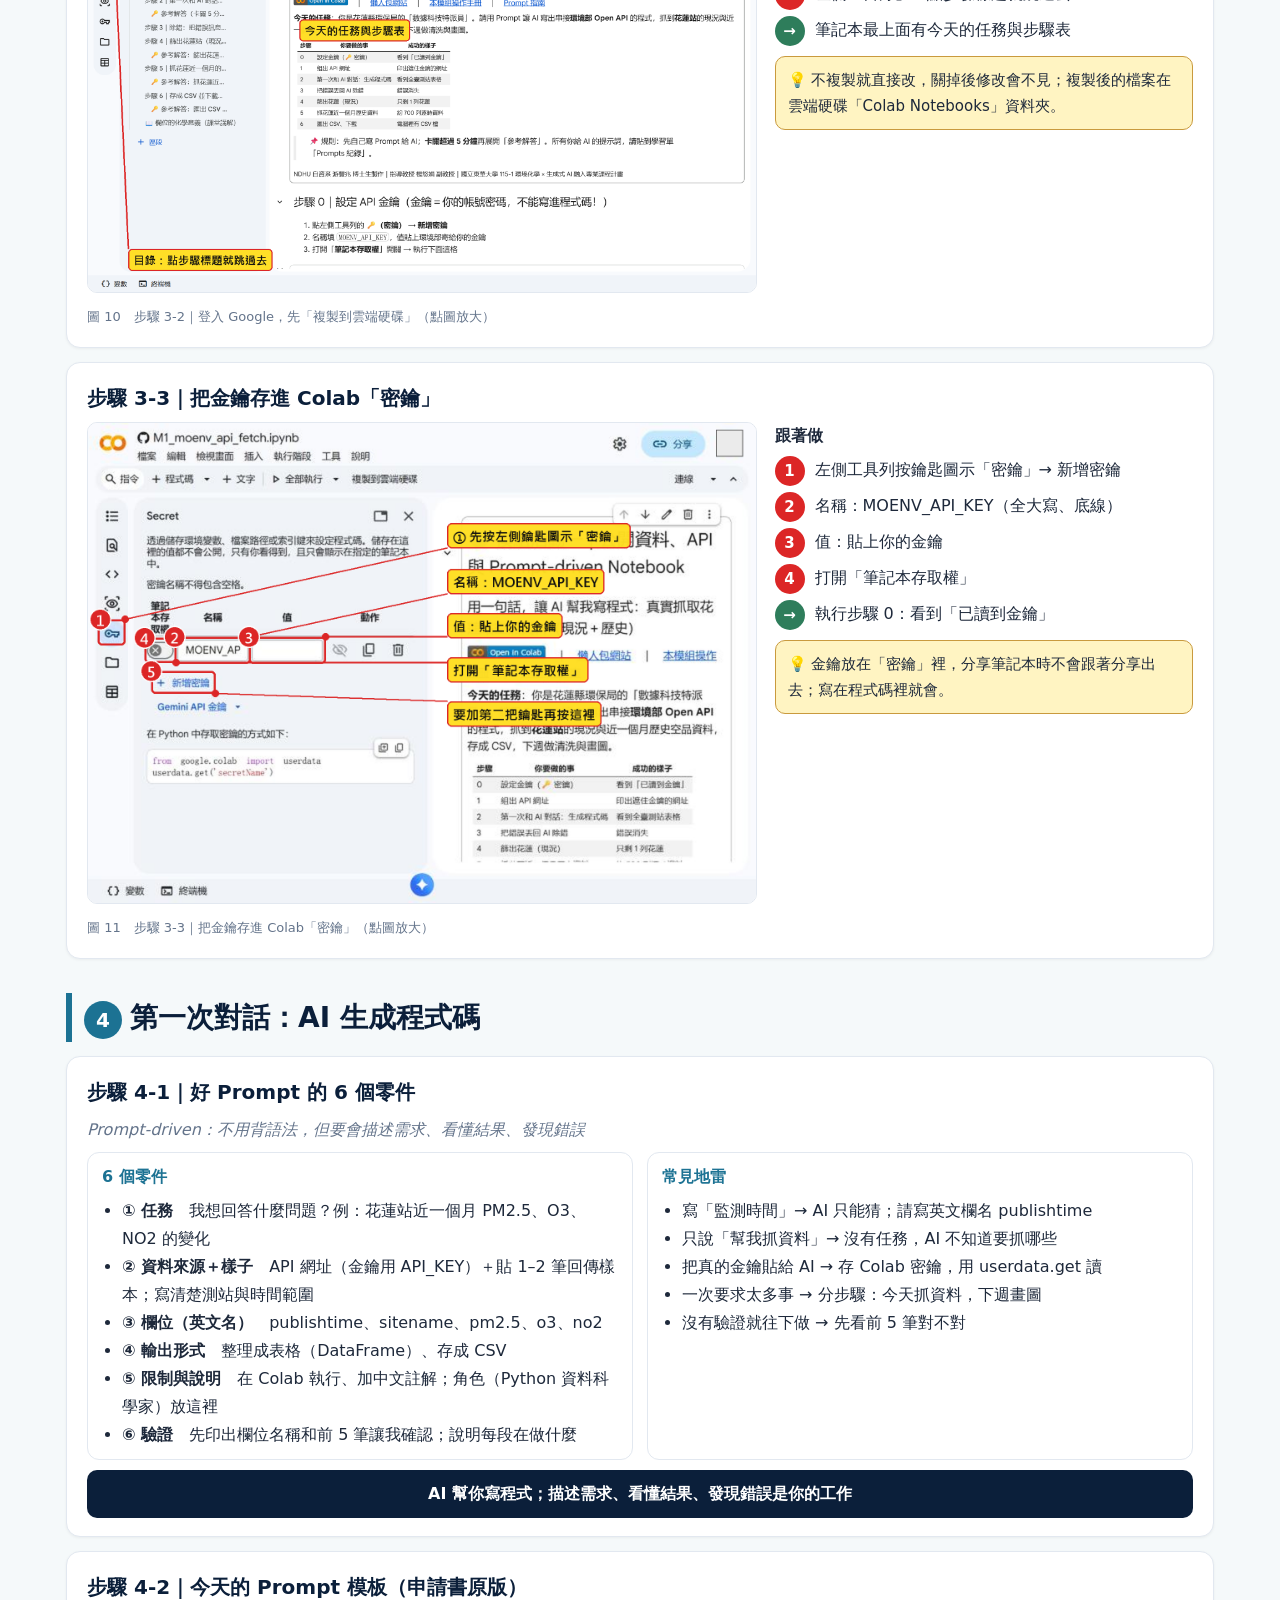
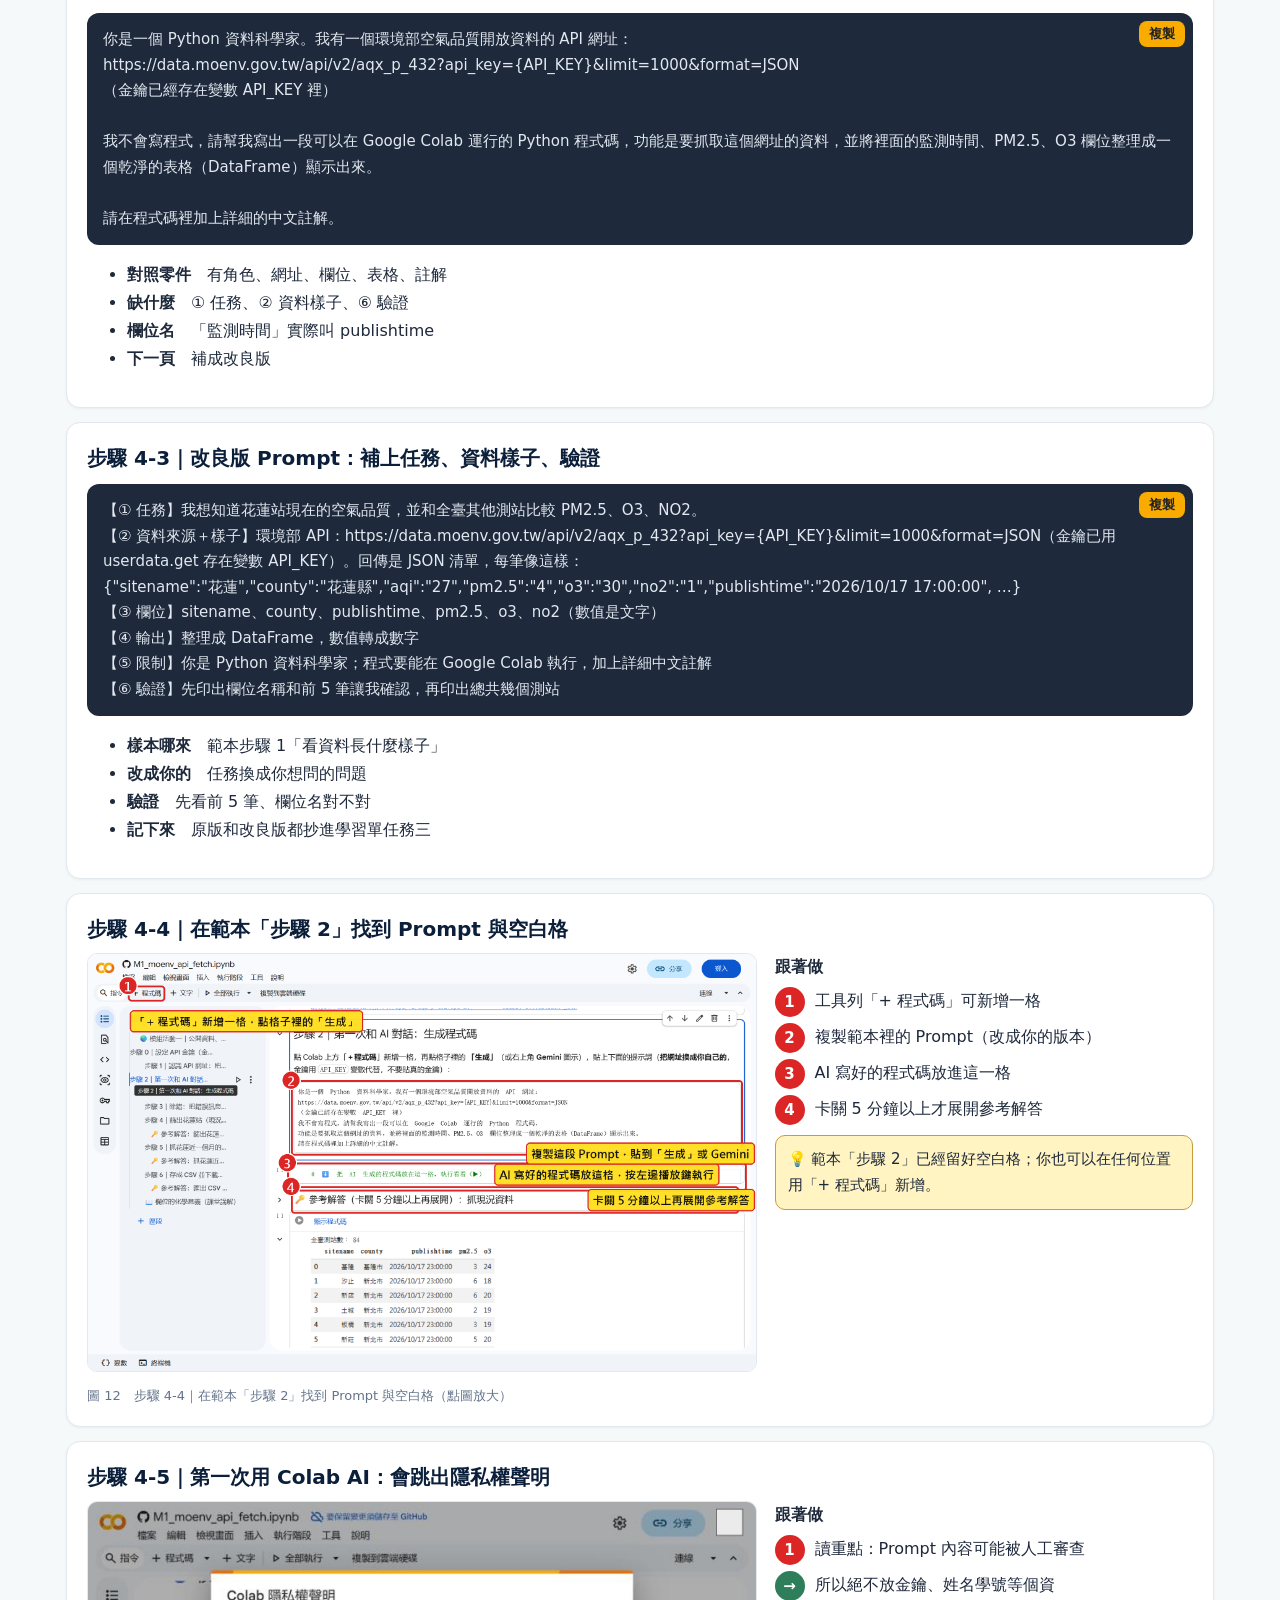
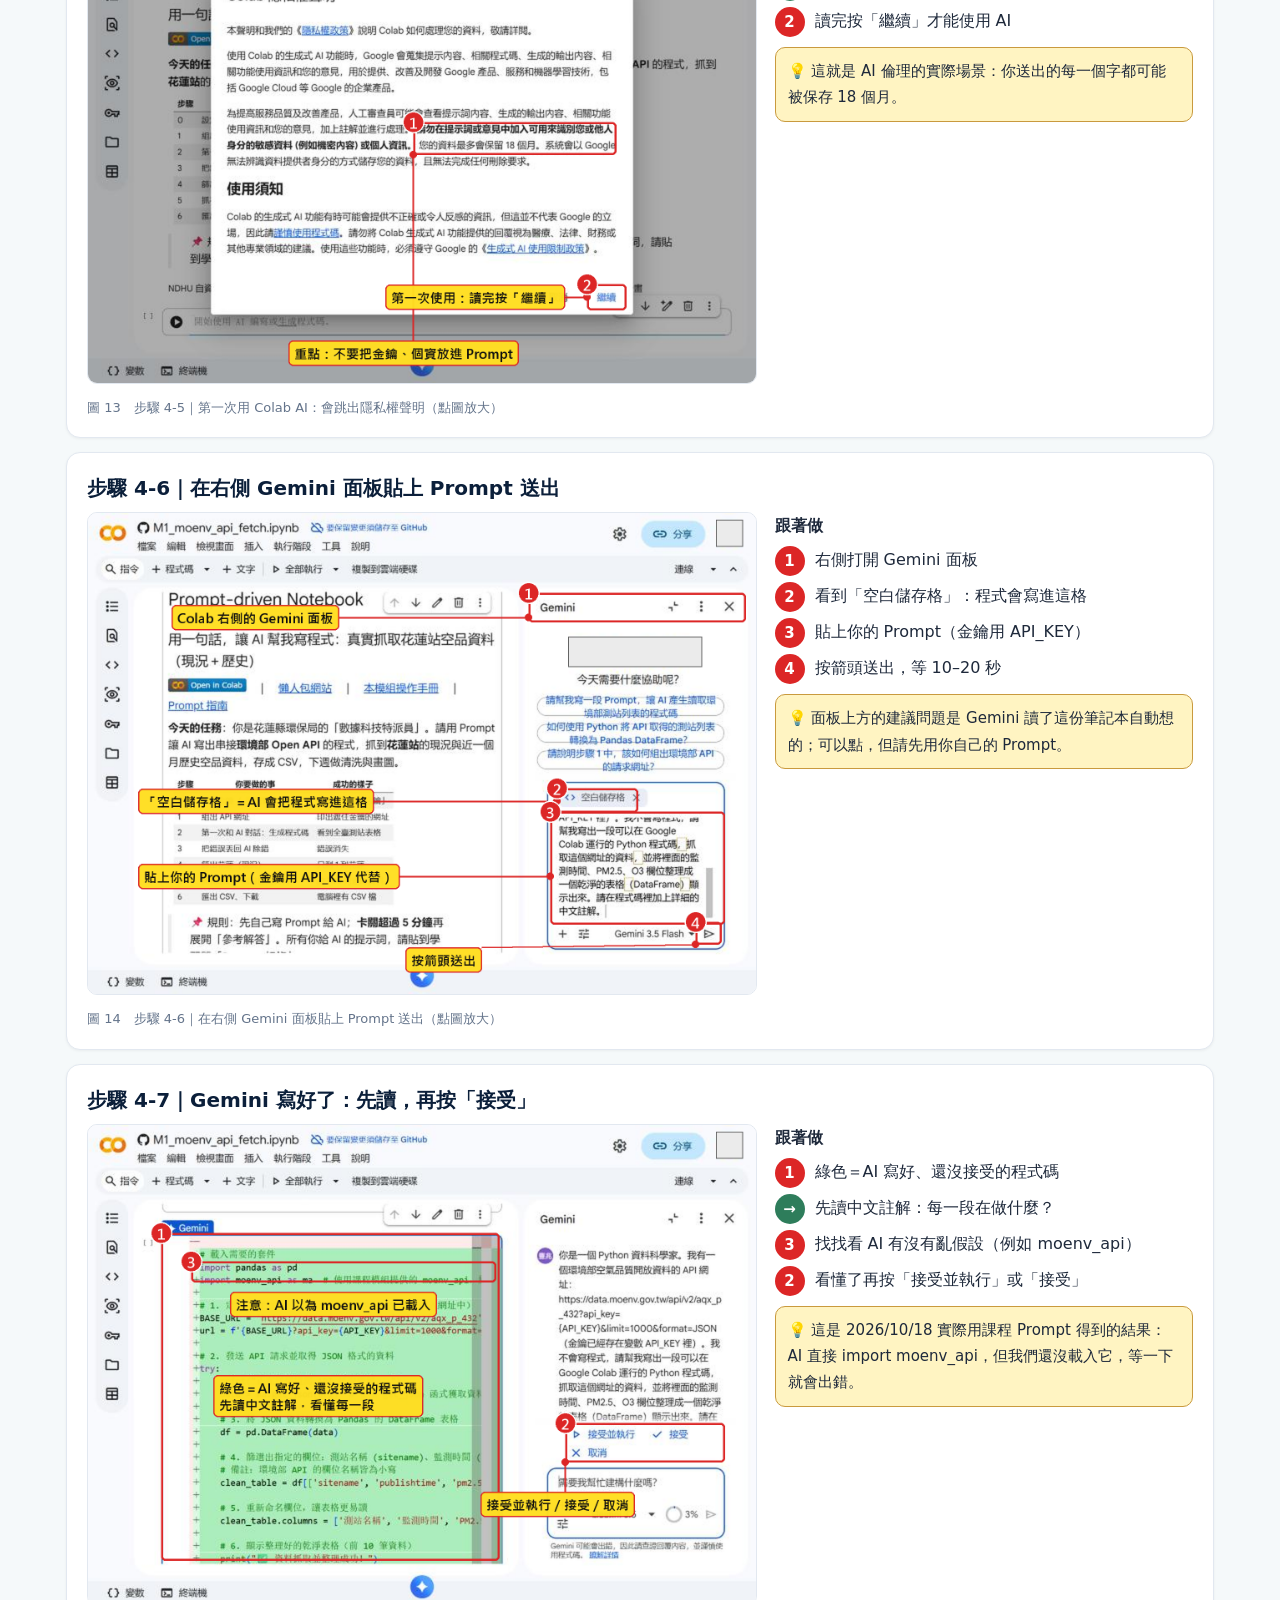
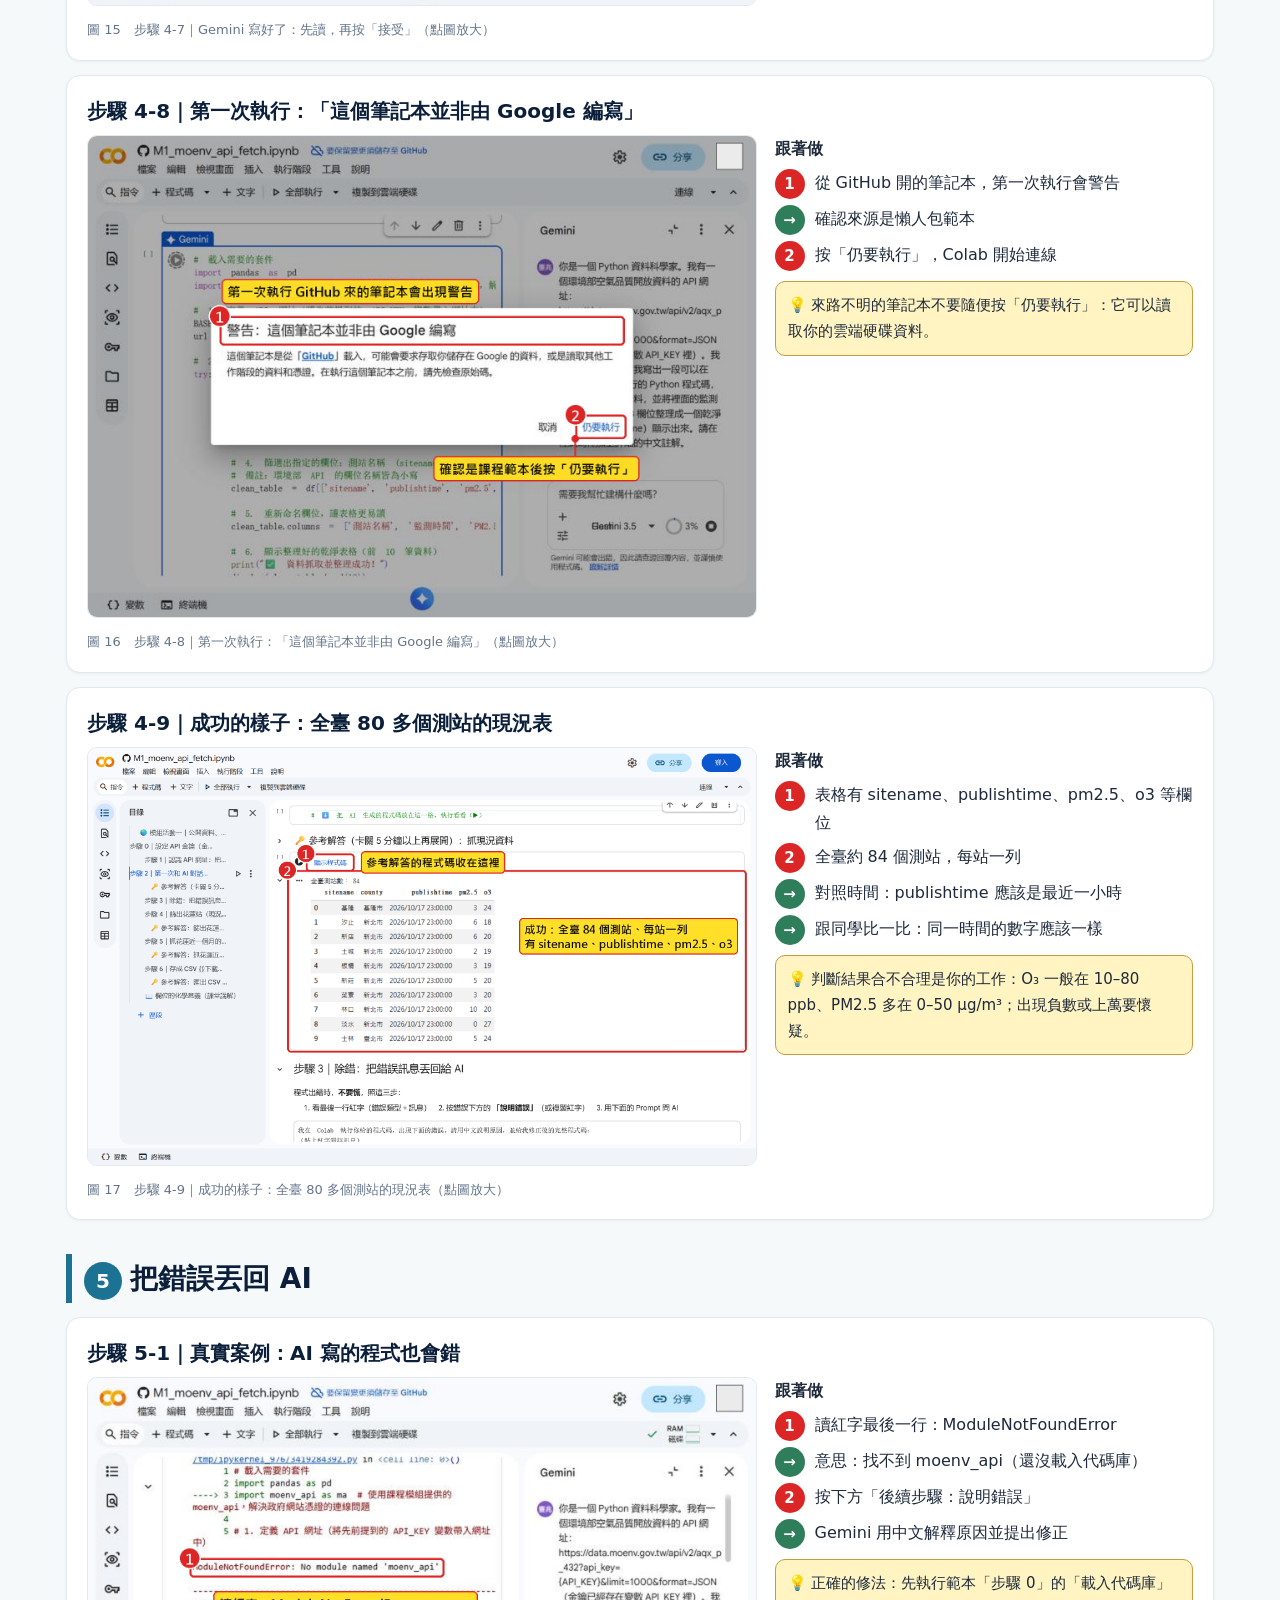
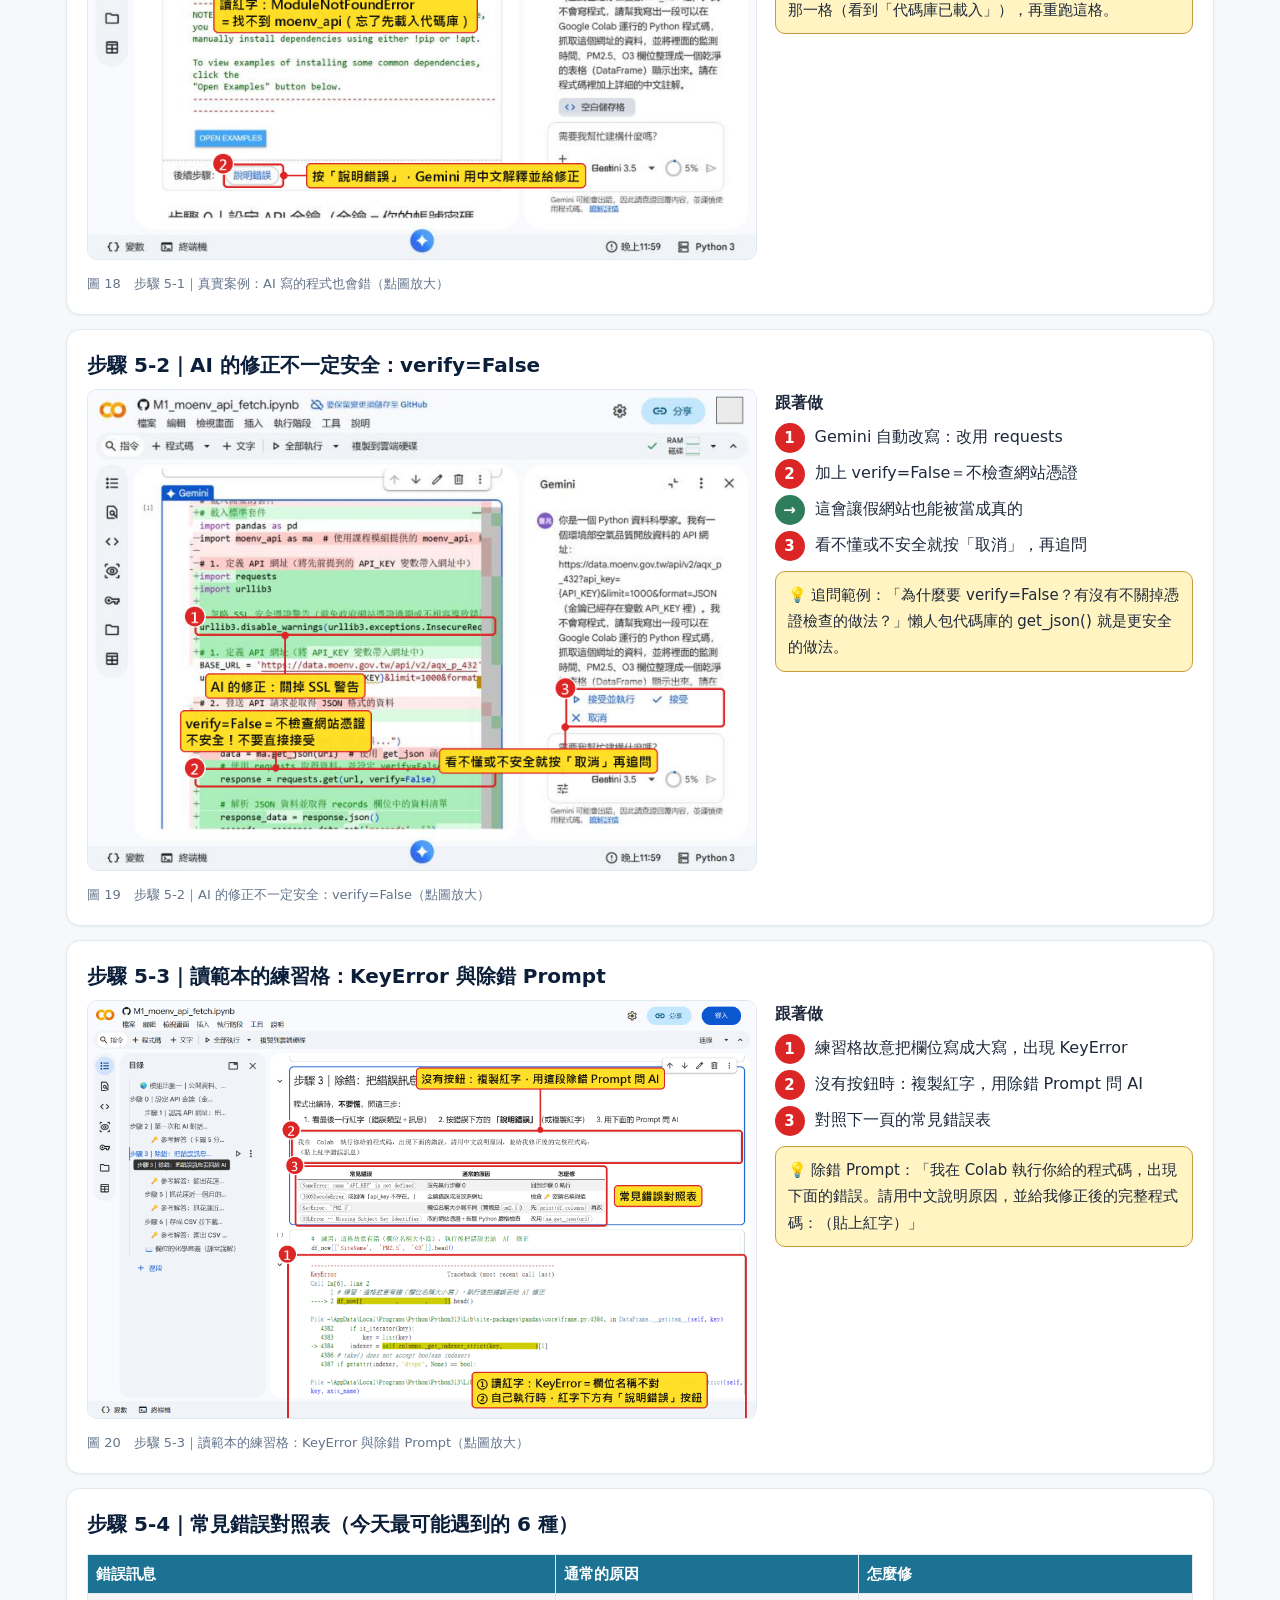
<file: m1.html>
<!doctype html><html lang="zh-Hant"><head><meta charset="utf-8"><meta name="viewport" content="width=device-width,initial-scale=1">
<title>模組活動一｜公開資料、API 與Prompt-driven Notebook｜環化 × AI 教學懶人包</title><meta name="description" content="用 Prompt 讓 AI 寫程式、由你看懂與驗證：真實抓取花蓮站空品資料（現況＋歷史）"><link rel="stylesheet" href="assets/site.css"></head><body>
<header class="top"><div class="in"><a class="brand" href="index.html">環化 × 生成式 AI 教學懶人包</a><nav><a href="index.html">首頁</a><a href="sop_key.html">課前 SOP</a><a href="m1.html" class=on>活動一</a><a href="m2.html">活動二</a><a href="m3.html">活動三</a><a href="prompts.html">Prompt 指南</a><a href="api.html">API 代碼庫</a><a href="report.html">報告書範本</a><a href="gallery.html">成果展示</a></nav></div></header><div class="flowbar"><div class="in"><span class="lab">完整步驟流程圖｜目前位置：</span><a data-s="1" href="#s1">1 尋寶</a><a data-s="2" href="#s2">2 金鑰</a><a data-s="3" href="#s3">3 Colab</a><a data-s="4" href="#s4">4 生成</a><a data-s="5" href="#s5">5 除錯</a><a data-s="6" href="#s6">6 落地</a></div></div>
<main><section class="hero"><div class="eb">模組活動一｜2026/11/30（一）第 13 週 14:10–16:10</div><h1>公開資料、API 與Prompt-driven Notebook</h1>
<div class="sub">用 Prompt 讓 AI 寫程式、由你看懂與驗證：真實抓取花蓮站空品資料（現況＋歷史）</div><div class="tags"><span>環境部 Open API</span><span>Google Colab</span><span>Gemini</span><span>花蓮站</span><span>AI 倫理（進階）</span></div>
<div class="btns"><a class="btn or" href="https://colab.research.google.com/github/rlirdo/envchem-ai-module-kit/blob/main/notebooks/M1_moenv_api_fetch.ipynb" target="_blank">Open in Colab（今天的範本）</a>
<a class="btn ol" href="worksheets/W13_M1_pre.html">課前學習單（前測）</a><a class="btn gr" href="worksheets/W13_M1.html">課後學習單</a><a class="btn ol" href="worksheets/W13_M1.pdf">PDF</a><a class="btn ol" href="worksheets/W13_M1.docx">Word</a>
<a class="btn ol" href="prompts.html">Prompt 指南</a><a class="btn gr" href="https://elearn4.ndhu.edu.tw/moodle/course/view.php?id=17380" target="_blank">繳交作業（e 學苑）</a></div></section>
<div class="note">🔑 API 金鑰＝帳號密碼：只放在 Colab「密鑰」，不要寫進程式碼、不要貼給 AI、截圖前先遮住。</div><h2>任務目標</h2><div class="card"><h3>今天的身分：花蓮縣環保局「數據科技特派員」</h3><div class="sub">情境任務（申請書・作業設計）：用環境部 Open API 撈出花蓮真實監測數據，讓 AI 科學特助協助你分析</div><div class="cols"><div class="c"><h4>任務目標（今天 2 小時要做到）</h4><ul><li><b>①</b>　在環境部環境資料開放平臺找到空品資料集與 DataID</li><li><b>②</b>　申請自己的 API 金鑰，安全地存進 Colab 密鑰</li><li><b>③</b>　用 Prompt 請 AI 寫出串接 API 的 Python 程式</li><li><b>④</b>　學會把錯誤訊息丟回 AI 除錯（Debug）</li><li><b>⑤</b>　抓到花蓮站現況＋近一個月歷史資料，存成 CSV</li><li><b>⑥</b>　說出 O₃、NO₂、NOx、PM2.5 欄位的化學意義</li></ul></div><div class="c"><h4>AI 做什麼／你做什麼（人類主體性）</h4><ul><li><b>AI 協作</b>　寫出抓資料的程式碼、解釋錯誤訊息</li><li><b>你負責</b>　找對資料集、保護金鑰、判斷結果對不對</li><li><b>你負責</b>　紀錄每一個 Prompt 與修正過程</li><li><b>期末產出</b>　「花蓮在地環境數據 AI 協作解讀報告書」的第一份原料：花蓮站 CSV</li><li><b>下週</b>　模組二用今天的 CSV 做清洗與畫圖</li></ul></div></div></div><h2>完整步驟流程圖</h2><div class="flow"><a href="#s1"><div class="s" style="border-color:#1C7293"><div class="c" style="background:#1C7293">1</div><h4>尋寶</h4><div class="t">14:32–14:46</div><ul><li>開環境部資料開放平臺</li><li>搜尋「空氣品質指標」</li><li>認識 DataID：aqx_p_432（現況）、aqx_p_488（歷史）</li><li>拆解 API 網址</li></ul></div></a><a href="#s2"><div class="s" style="border-color:#065A82"><div class="c" style="background:#065A82">2</div><h4>金鑰</h4><div class="t">14:46–14:52</div><ul><li>會員註冊</li><li>收信取得金鑰</li><li>金鑰＝密碼，絕不外流</li></ul></div></a><a href="#s3"><div class="s" style="border-color:#2E7D5B"><div class="c" style="background:#2E7D5B">3</div><h4>Colab</h4><div class="t">14:52–14:59</div><ul><li>從懶人包按「Open in Colab」</li><li>複製到雲端硬碟</li><li>金鑰存進「密鑰」</li></ul></div></a><a href="#s4"><div class="s" style="border-color:#C99A3E"><div class="c" style="background:#C99A3E">4</div><h4>生成</h4><div class="t">15:09–15:29</div><ul><li>好 Prompt 的 6 個零件</li><li>原版→改良版 Prompt</li><li>用 Gemini 生成程式碼</li><li>執行並驗證前 5 筆</li></ul></div></a><a href="#s5"><div class="s" style="border-color:#0B1F3A"><div class="c" style="background:#0B1F3A">5</div><h4>除錯</h4><div class="t">15:29–15:42</div><ul><li>讀紅字錯誤</li><li>按「說明錯誤」或把錯誤貼給 AI</li><li>AI 的修正也要檢查</li></ul></div></a><a href="#s6"><div class="s" style="border-color:#5FA98A"><div class="c" style="background:#5FA98A">6</div><h4>落地</h4><div class="t">15:42–15:56</div><ul><li>篩出花蓮（現況）</li><li>抓近一個月歷史（aqx_p_488）</li><li>存 CSV、下載</li><li>欄位化學意義</li></ul></div></a></div><p style="color:var(--grey)">上方灰色列會隨捲動標示你現在在哪一步；點任一步可直接跳過去。</p><h2>上課前先知道</h2><div class="card"><h3>今天怎麼評量？預期成果與評量規準</h3><div class="sub">申請書・學習成果與評量方式（三向度 Rubric 之一）＋預期成果</div><div class="tw"><table><tr><th>評量項目</th><th>優秀（8–10 分）</th><th>通過（6–7 分）</th><th>需加強（0–5 分）</th></tr><tr><td>API 資料獲取能力</td><td>能順暢透過 AI 協作呼叫環境部 API，取得花蓮完整、無誤數據並載入 Colab</td><td>能抓到資料，但格式混亂，或需助教大幅協助</td><td>無法串接 API，也無法讓 AI 生成可執行程式</td></tr><tr><td>今日證據</td><td>① 全臺測站表　② 花蓮現況 1 列　③ 花蓮近 30 天約 700 列　④ CSV 檔</td><td>Prompt 紀錄（學習單任務三）</td><td>金鑰沒有出現在任何截圖或程式碼</td></tr><tr><td>對應預期成果</td><td>質化：不再對大數據與程式碼恐懼，建立透過 AI 跨領域解決問題的自信</td><td>質化：分辨 AI 的「工具價值」與「人類主體性」</td><td>量化：每組一件結合花蓮 API 的 PBL 數據作品（第一份原料）</td></tr></table></div></div><div class="card"><h3>AI 課程倫理規範（進階）①：資料與金鑰的倫理</h3><div class="sub">第 13 週 AI 倫理規範 II：開放資料不等於可以亂用；金鑰等於你的帳號密碼</div><div class="cols"><div class="c"><h4>API 金鑰＝帳號密碼</h4><ul><li>只放在 Colab「密鑰」，不寫進程式碼</li><li>截圖前先遮住；不要貼給 AI</li><li>不要上傳 GitHub、雲端分享或群組</li><li>外流了：立刻到平臺重新申請</li><li>每支 API 每日 5000 次，大家各用各的</li></ul></div><div class="c"><h4>開放資料的授權與引用</h4><ul><li>環境部資料依「政府資料開放授權條款」</li><li>可以使用、改作，但要註明出處</li><li>報告寫法：環境部環境資料開放平臺，資料集名稱（DataID），擷取日期</li><li>原始數值不可竄改；清洗過程要記錄</li></ul></div><div class="c"><h4>個資與誠實</h4><ul><li>不要把同學姓名、學號丟給 AI</li><li>AI 生成的程式與文字要標示</li><li>學習單最後有「AI 使用誠實聲明」</li><li>用了 AI 不扣分；隱瞞才扣分</li></ul></div></div><div class="banner">原則：AI 可以幫你寫程式，但「資料從哪來、怎麼處理、結果對不對」由你負責</div></div><div class="card"><h3>AI 課程倫理規範（進階）②：哪些交給 AI？哪些一定要自己做？</h3><div class="sub">申請書・作業設計「AI 應用環節」：AI 協作部分 vs. 學生獨立完成部分</div><div class="tw"><table><tr><th></th><th>交給 AI 協作（必須使用 AI）</th><th>你自己完成（禁止完全依賴 AI）</th></tr><tr><td>模組一（今天）</td><td>撰寫 API 串接提示詞，生成抓資料的 Python 程式碼</td><td>找對資料集與測站；判斷抓到的數字合不合理</td></tr><tr><td>模組二（12/7）</td><td>大型數據集的清理、轉換、統計；繪製圖表</td><td>校正圖表：單位、標題、異常值</td></tr><tr><td>模組三（12/21）</td><td>初探異常值背後可能的化學反應路徑</td><td>查證：課本、環境部官方報告；揪出 AI 幻覺</td></tr><tr><td>期末報告</td><td>協助整理資料、繪圖、排版</td><td>在地脈絡解讀（地形、季風、產業）與倫理反思日誌</td></tr></table></div><div class="banner">AI 是你的「程式導師與數據工人」，不是你的大腦</div></div><section data-stage="1" id="s1"><h2><span class="no">1</span>環境部 API 尋寶</h2><div class="card"><h3>步驟 1-1｜打開環境部環境資料開放平臺，搜尋空品資料</h3><div class="step"><figure><img loading="lazy" src="img/m1_01_home.png" alt="步驟 1-1｜打開環境部環境資料開放平臺，搜尋空品資料"><figcaption>圖 1　步驟 1-1｜打開環境部環境資料開放平臺，搜尋空品資料（點圖放大）</figcaption></figure><div><b>跟著做</b><ol class="do"><li><b class="n">1</b><span>瀏覽器輸入 data.moenv.gov.tw</span></li><li><b class="n">2</b><span>搜尋框輸入「空氣品質指標」</span></li><li><b class="n">3</b><span>按右邊藍色「搜尋」</span></li><li><b class="n arr">→</b><span>不用登入也能搜尋與預覽資料</span></li></ol><div class="tip">💡 平臺有 800 多個開放資料集：空氣、水質、土壤、廢棄物都有。期末行動選題時可以回來找。</div></div></div></div><div class="card"><h3>步驟 1-2｜在搜尋結果中找到兩個空品資料集</h3><div class="step"><figure><img loading="lazy" src="img/m1_02_search.png" alt="步驟 1-2｜在搜尋結果中找到兩個空品資料集"><figcaption>圖 2　步驟 1-2｜在搜尋結果中找到兩個空品資料集（點圖放大）</figcaption></figure><div><b>跟著做</b><ol class="do"><li><b class="n">3</b><span>「空氣品質指標(AQI)(歷史資料)」：代碼 AQX_P_488，逐時、可回溯</span></li><li><b class="n">4</b><span>「空氣品質指標(AQI)」：代碼 AQX_P_432，每小時更新的現況</span></li><li><b class="n arr">→</b><span>記下兩個代碼，等一下寫進網址</span></li></ol><div class="tip">💡 「代碼」就是 DataID。寫進 API 網址時要改成小寫：aqx_p_432、aqx_p_488。</div></div></div></div><div class="card"><h3>步驟 1-3｜讀懂資料集頁：DataID、欄位與更新頻率</h3><div class="step"><figure><img loading="lazy" src="img/m1_03_aqx432.png" alt="步驟 1-3｜讀懂資料集頁：DataID、欄位與更新頻率"><figcaption>圖 3　步驟 1-3｜讀懂資料集頁：DataID、欄位與更新頻率（點圖放大）</figcaption></figure><div><b>跟著做</b><ol class="do"><li><b class="n">1</b><span>資料集代碼 AQX_P_432 → 網址用 aqx_p_432</span></li><li><b class="n">2</b><span>主要資料欄位：O3、NO2、NOx、PM2.5…括號裡是單位</span></li><li><b class="n">3</b><span>更新頻率：1 時（每小時一筆最新值）</span></li><li><b class="n arr">→</b><span>往下捲還有「資料預覽」，可先看長什麼樣</span></li></ol><div class="tip">💡 化學小提醒：O₃、NO₂、NOx 單位是 ppb（十億分之一體積比）；PM2.5 是 μg/m³（質量濃度），兩者不能直接比大小。</div></div></div></div><div class="card"><h3>步驟 1-4｜歷史資料集：aqx_p_488（逐時、可回溯）</h3><div class="step"><figure><img loading="lazy" src="img/m1_04_aqx488.png" alt="步驟 1-4｜歷史資料集：aqx_p_488（逐時、可回溯）"><figcaption>圖 4　步驟 1-4｜歷史資料集：aqx_p_488（逐時、可回溯）（點圖放大）</figcaption></figure><div><b>跟著做</b><ol class="do"><li><b class="n">1</b><span>代碼 AQX_P_488 → 網址用 aqx_p_488</span></li><li><b class="n">2</b><span>欄位幾乎相同，時間欄叫 datacreationdate</span></li><li><b class="n arr">→</b><span>一次最多 1000 筆；只篩花蓮就能抓到約 40 天</span></li></ol><div class="tip">💡 現況（432）回答「現在花蓮空氣如何？」；歷史（488）回答「這個月花蓮臭氧幾點最高？」</div></div></div></div><div class="card"><h3>步驟 1-5｜把 API 網址拆成積木</h3><div class="step"><figure><img loading="lazy" src="img/m1_05_paradigm.png" alt="步驟 1-5｜把 API 網址拆成積木"><figcaption>圖 5　步驟 1-5｜把 API 網址拆成積木（點圖放大）</figcaption></figure><div><b>跟著做</b><ol class="do"><li><b class="n">1</b><span>DataID：要哪個資料集</span></li><li><b class="n">2</b><span>limit：一次抓幾筆（≤1000）</span></li><li><b class="n">3</b><span>offset：跳過幾筆（翻頁）</span></li><li><b class="n">4</b><span>api_key：你的金鑰</span></li><li><b class="n">5</b><span>format：JSON／CSV／XML</span></li></ol><div class="tip">💡 完整網址：https://data.moenv.gov.tw/api/v2/aqx_p_432?api_key=你的金鑰&amp;limit=1000&amp;format=JSON
還可以加 filters=sitename,EQ,花蓮（只要花蓮）、sort=datacreationdate desc（新到舊）</div></div></div></div></section><section data-stage="2" id="s2"><h2><span class="no">2</span>取得 API 金鑰</h2><div class="card"><h3>步驟 2-1｜會員註冊：同意 API 介接服務條款</h3><div class="step"><figure><img loading="lazy" src="img/m1_06_apiterm.png" alt="步驟 2-1｜會員註冊：同意 API 介接服務條款"><figcaption>圖 6　步驟 2-1｜會員註冊：同意 API 介接服務條款（點圖放大）</figcaption></figure><div><b>跟著做</b><ol class="do"><li><b class="n arr">→</b><span>首頁右上角「會員註冊」</span></li><li><b class="n">1</b><span>捲到最下面，勾選「我已閱讀上述說明…」</span></li><li><b class="n">2</b><span>按「下一步」</span></li></ol><div class="tip">💡 會員金鑰效期 1 年，每支 API 每天 5000 次；沒有金鑰的網址會回傳「api_key 不存在。」</div></div></div></div><div class="card"><h3>步驟 2-2｜填註冊表單，金鑰會寄到你的信箱</h3><div class="step"><figure><img loading="lazy" src="img/m1_07_register.png" alt="步驟 2-2｜填註冊表單，金鑰會寄到你的信箱"><figcaption>圖 7　步驟 2-2｜填註冊表單，金鑰會寄到你的信箱（點圖放大）</figcaption></figure><div><b>跟著做</b><ol class="do"><li><b class="n">3</b><span>電子郵件填學校信箱（金鑰寄到這裡）</span></li><li><b class="n arr">→</b><span>姓名、密碼、身份類別選「學術機關」、用途選「研究用」</span></li><li><b class="n arr">→</b><span>應用系統名稱可填「環境化學課程作業」</span></li><li><b class="n arr">→</b><span>送出後到信箱收信，信裡就是 API 金鑰</span></li></ol><div class="tip">💡 收不到信？看垃圾郵件匣。今天真的收不到，先用懶人包的「離線備援資料」繼續做，課後再補。</div></div></div></div><div class="card"><h3>步驟 2-3｜登入後在「API金鑰設定」也看得到金鑰</h3><div class="step"><figure><img loading="lazy" src="img/m1_08_apikey.png" alt="步驟 2-3｜登入後在「API金鑰設定」也看得到金鑰"><figcaption>圖 8　步驟 2-3｜登入後在「API金鑰設定」也看得到金鑰（點圖放大）</figcaption></figure><div><b>跟著做</b><ol class="do"><li><b class="n">1</b><span>登入 → 會員專區 →「API金鑰設定」</span></li><li><b class="n">2</b><span>這串就是金鑰，複製起來</span></li><li><b class="n arr">→</b><span>下一步貼到 Colab 的「密鑰」</span></li></ol><div class="tip">💡 截圖或分享畫面前，一定先把金鑰遮住（就像這張圖）。</div></div></div></div></section><section data-stage="3" id="s3"><h2><span class="no">3</span>開啟 Colab 範本</h2><div class="card"><h3>步驟 3-1｜從懶人包網站一鍵開啟 Colab 範本</h3><div class="step"><figure><img loading="lazy" src="img/site_m1_open.png" alt="步驟 3-1｜從懶人包網站一鍵開啟 Colab 範本"><figcaption>圖 9　步驟 3-1｜從懶人包網站一鍵開啟 Colab 範本（點圖放大）</figcaption></figure><div><b>跟著做</b><ol class="do"><li><b class="n">1</b><span>掃 QR code 或輸入 rlirdo.github.io/envchem-ai-module-kit</span></li><li><b class="n">2</b><span>進入「模組活動一」操作手冊</span></li><li><b class="n">3</b><span>按「Open in Colab」橘色按鈕</span></li><li><b class="n arr">→</b><span>用自己的 Google 帳號登入 Colab</span></li></ol><div class="tip">💡 範本裡每一步都有「提示詞」和收起來的「參考解答」：先寫 Prompt 給 AI，卡關 5 分鐘以上再展開解答。</div></div></div></div><div class="card"><h3>步驟 3-2｜登入 Google，先「複製到雲端硬碟」</h3><div class="step"><figure><img loading="lazy" src="img/c_colab_open.png" alt="步驟 3-2｜登入 Google，先「複製到雲端硬碟」"><figcaption>圖 10　步驟 3-2｜登入 Google，先「複製到雲端硬碟」（點圖放大）</figcaption></figure><div><b>跟著做</b><ol class="do"><li><b class="n">1</b><span>右上角「登入」：用自己的 Google 帳號</span></li><li><b class="n">2</b><span>上方「複製到雲端硬碟」：存成你自己的檔案</span></li><li><b class="n">3</b><span>左側「目錄」：點步驟標題就跳過去</span></li><li><b class="n arr">→</b><span>筆記本最上面有今天的任務與步驟表</span></li></ol><div class="tip">💡 不複製就直接改，關掉後修改會不見；複製後的檔案在雲端硬碟「Colab Notebooks」資料夾。</div></div></div></div><div class="card"><h3>步驟 3-3｜把金鑰存進 Colab「密鑰」</h3><div class="step"><figure><img loading="lazy" src="img/c_secrets_live.png" alt="步驟 3-3｜把金鑰存進 Colab「密鑰」"><figcaption>圖 11　步驟 3-3｜把金鑰存進 Colab「密鑰」（點圖放大）</figcaption></figure><div><b>跟著做</b><ol class="do"><li><b class="n">1</b><span>左側工具列按鑰匙圖示「密鑰」→ 新增密鑰</span></li><li><b class="n">2</b><span>名稱：MOENV_API_KEY（全大寫、底線）</span></li><li><b class="n">3</b><span>值：貼上你的金鑰</span></li><li><b class="n">4</b><span>打開「筆記本存取權」</span></li><li><b class="n arr">→</b><span>執行步驟 0：看到「已讀到金鑰」</span></li></ol><div class="tip">💡 金鑰放在「密鑰」裡，分享筆記本時不會跟著分享出去；寫在程式碼裡就會。</div></div></div></div></section><section data-stage="4" id="s4"><h2><span class="no">4</span>第一次對話：AI 生成程式碼</h2><div class="card"><h3>步驟 4-1｜好 Prompt 的 6 個零件</h3><div class="sub">Prompt-driven：不用背語法，但要會描述需求、看懂結果、發現錯誤</div><div class="cols"><div class="c"><h4>6 個零件</h4><ul><li><b>① 任務</b>　我想回答什麼問題？例：花蓮站近一個月 PM2.5、O3、NO2 的變化</li><li><b>② 資料來源＋樣子</b>　API 網址（金鑰用 API_KEY）＋貼 1–2 筆回傳樣本；寫清楚測站與時間範圍</li><li><b>③ 欄位（英文名）</b>　publishtime、sitename、pm2.5、o3、no2</li><li><b>④ 輸出形式</b>　整理成表格（DataFrame）、存成 CSV</li><li><b>⑤ 限制與說明</b>　在 Colab 執行、加中文註解；角色（Python 資料科學家）放這裡</li><li><b>⑥ 驗證</b>　先印出欄位名稱和前 5 筆讓我確認；說明每段在做什麼</li></ul></div><div class="c"><h4>常見地雷</h4><ul><li>寫「監測時間」→ AI 只能猜；請寫英文欄名 publishtime</li><li>只說「幫我抓資料」→ 沒有任務，AI 不知道要抓哪些</li><li>把真的金鑰貼給 AI → 存 Colab 密鑰，用 userdata.get 讀</li><li>一次要求太多事 → 分步驟：今天抓資料，下週畫圖</li><li>沒有驗證就往下做 → 先看前 5 筆對不對</li></ul></div></div><div class="banner">AI 幫你寫程式；描述需求、看懂結果、發現錯誤是你的工作</div></div><div class="card"><h3>步驟 4-2｜今天的 Prompt 模板（申請書原版）</h3><div class="pr"><button class="copy">複製</button><div class="pt">你是一個 Python 資料科學家。我有一個環境部空氣品質開放資料的 API 網址：
https://data.moenv.gov.tw/api/v2/aqx_p_432?api_key={API_KEY}&amp;limit=1000&amp;format=JSON
（金鑰已經存在變數 API_KEY 裡）

我不會寫程式，請幫我寫出一段可以在 Google Colab 運行的 Python 程式碼，功能是要抓取這個網址的資料，並將裡面的監測時間、PM2.5、O3 欄位整理成一個乾淨的表格（DataFrame）顯示出來。

請在程式碼裡加上詳細的中文註解。</div></div><ul><li><b>對照零件</b>　有角色、網址、欄位、表格、註解</li><li><b>缺什麼</b>　① 任務、② 資料樣子、⑥ 驗證</li><li><b>欄位名</b>　「監測時間」實際叫 publishtime</li><li><b>下一頁</b>　補成改良版</li></ul></div><div class="card"><h3>步驟 4-3｜改良版 Prompt：補上任務、資料樣子、驗證</h3><div class="pr"><button class="copy">複製</button><div class="pt">【① 任務】我想知道花蓮站現在的空氣品質，並和全臺其他測站比較 PM2.5、O3、NO2。
【② 資料來源＋樣子】環境部 API：https://data.moenv.gov.tw/api/v2/aqx_p_432?api_key={API_KEY}&amp;limit=1000&amp;format=JSON（金鑰已用 userdata.get 存在變數 API_KEY）。回傳是 JSON 清單，每筆像這樣：
{&quot;sitename&quot;:&quot;花蓮&quot;,&quot;county&quot;:&quot;花蓮縣&quot;,&quot;aqi&quot;:&quot;27&quot;,&quot;pm2.5&quot;:&quot;4&quot;,&quot;o3&quot;:&quot;30&quot;,&quot;no2&quot;:&quot;1&quot;,&quot;publishtime&quot;:&quot;2026/10/17 17:00:00&quot;, …}
【③ 欄位】sitename、county、publishtime、pm2.5、o3、no2（數值是文字）
【④ 輸出】整理成 DataFrame，數值轉成數字
【⑤ 限制】你是 Python 資料科學家；程式要能在 Google Colab 執行，加上詳細中文註解
【⑥ 驗證】先印出欄位名稱和前 5 筆讓我確認，再印出總共幾個測站</div></div><ul><li><b>樣本哪來</b>　範本步驟 1「看資料長什麼樣子」</li><li><b>改成你的</b>　任務換成你想問的問題</li><li><b>驗證</b>　先看前 5 筆、欄位名對不對</li><li><b>記下來</b>　原版和改良版都抄進學習單任務三</li></ul></div><div class="card"><h3>步驟 4-4｜在範本「步驟 2」找到 Prompt 與空白格</h3><div class="step"><figure><img loading="lazy" src="img/c_gen.png" alt="步驟 4-4｜在範本「步驟 2」找到 Prompt 與空白格"><figcaption>圖 12　步驟 4-4｜在範本「步驟 2」找到 Prompt 與空白格（點圖放大）</figcaption></figure><div><b>跟著做</b><ol class="do"><li><b class="n">1</b><span>工具列「+ 程式碼」可新增一格</span></li><li><b class="n">2</b><span>複製範本裡的 Prompt（改成你的版本）</span></li><li><b class="n">3</b><span>AI 寫好的程式碼放進這一格</span></li><li><b class="n">4</b><span>卡關 5 分鐘以上才展開參考解答</span></li></ol><div class="tip">💡 範本「步驟 2」已經留好空白格；你也可以在任何位置用「+ 程式碼」新增。</div></div></div></div><div class="card"><h3>步驟 4-5｜第一次用 Colab AI：會跳出隱私權聲明</h3><div class="step"><figure><img loading="lazy" src="img/c_privacy.png" alt="步驟 4-5｜第一次用 Colab AI：會跳出隱私權聲明"><figcaption>圖 13　步驟 4-5｜第一次用 Colab AI：會跳出隱私權聲明（點圖放大）</figcaption></figure><div><b>跟著做</b><ol class="do"><li><b class="n">1</b><span>讀重點：Prompt 內容可能被人工審查</span></li><li><b class="n arr">→</b><span>所以絕不放金鑰、姓名學號等個資</span></li><li><b class="n">2</b><span>讀完按「繼續」才能使用 AI</span></li></ol><div class="tip">💡 這就是 AI 倫理的實際場景：你送出的每一個字都可能被保存 18 個月。</div></div></div></div><div class="card"><h3>步驟 4-6｜在右側 Gemini 面板貼上 Prompt 送出</h3><div class="step"><figure><img loading="lazy" src="img/c_gen_panel.png" alt="步驟 4-6｜在右側 Gemini 面板貼上 Prompt 送出"><figcaption>圖 14　步驟 4-6｜在右側 Gemini 面板貼上 Prompt 送出（點圖放大）</figcaption></figure><div><b>跟著做</b><ol class="do"><li><b class="n">1</b><span>右側打開 Gemini 面板</span></li><li><b class="n">2</b><span>看到「空白儲存格」：程式會寫進這格</span></li><li><b class="n">3</b><span>貼上你的 Prompt（金鑰用 API_KEY）</span></li><li><b class="n">4</b><span>按箭頭送出，等 10–20 秒</span></li></ol><div class="tip">💡 面板上方的建議問題是 Gemini 讀了這份筆記本自動想的；可以點，但請先用你自己的 Prompt。</div></div></div></div><div class="card"><h3>步驟 4-7｜Gemini 寫好了：先讀，再按「接受」</h3><div class="step"><figure><img loading="lazy" src="img/c_gen_code.png" alt="步驟 4-7｜Gemini 寫好了：先讀，再按「接受」"><figcaption>圖 15　步驟 4-7｜Gemini 寫好了：先讀，再按「接受」（點圖放大）</figcaption></figure><div><b>跟著做</b><ol class="do"><li><b class="n">1</b><span>綠色＝AI 寫好、還沒接受的程式碼</span></li><li><b class="n arr">→</b><span>先讀中文註解：每一段在做什麼？</span></li><li><b class="n">3</b><span>找找看 AI 有沒有亂假設（例如 moenv_api）</span></li><li><b class="n">2</b><span>看懂了再按「接受並執行」或「接受」</span></li></ol><div class="tip">💡 這是 2026/10/18 實際用課程 Prompt 得到的結果：AI 直接 import moenv_api，但我們還沒載入它，等一下就會出錯。</div></div></div></div><div class="card"><h3>步驟 4-8｜第一次執行：「這個筆記本並非由 Google 編寫」</h3><div class="step"><figure><img loading="lazy" src="img/c_run_warning.png" alt="步驟 4-8｜第一次執行：「這個筆記本並非由 Google 編寫」"><figcaption>圖 16　步驟 4-8｜第一次執行：「這個筆記本並非由 Google 編寫」（點圖放大）</figcaption></figure><div><b>跟著做</b><ol class="do"><li><b class="n">1</b><span>從 GitHub 開的筆記本，第一次執行會警告</span></li><li><b class="n arr">→</b><span>確認來源是懶人包範本</span></li><li><b class="n">2</b><span>按「仍要執行」，Colab 開始連線</span></li></ol><div class="tip">💡 來路不明的筆記本不要隨便按「仍要執行」：它可以讀取你的雲端硬碟資料。</div></div></div></div><div class="card"><h3>步驟 4-9｜成功的樣子：全臺 80 多個測站的現況表</h3><div class="step"><figure><img loading="lazy" src="img/c_run_table.png" alt="步驟 4-9｜成功的樣子：全臺 80 多個測站的現況表"><figcaption>圖 17　步驟 4-9｜成功的樣子：全臺 80 多個測站的現況表（點圖放大）</figcaption></figure><div><b>跟著做</b><ol class="do"><li><b class="n">1</b><span>表格有 sitename、publishtime、pm2.5、o3 等欄位</span></li><li><b class="n">2</b><span>全臺約 84 個測站，每站一列</span></li><li><b class="n arr">→</b><span>對照時間：publishtime 應該是最近一小時</span></li><li><b class="n arr">→</b><span>跟同學比一比：同一時間的數字應該一樣</span></li></ol><div class="tip">💡 判斷結果合不合理是你的工作：O₃ 一般在 10–80 ppb、PM2.5 多在 0–50 μg/m³；出現負數或上萬要懷疑。</div></div></div></div></section><section data-stage="5" id="s5"><h2><span class="no">5</span>把錯誤丟回 AI</h2><div class="card"><h3>步驟 5-1｜真實案例：AI 寫的程式也會錯</h3><div class="step"><figure><img loading="lazy" src="img/c_error_live.png" alt="步驟 5-1｜真實案例：AI 寫的程式也會錯"><figcaption>圖 18　步驟 5-1｜真實案例：AI 寫的程式也會錯（點圖放大）</figcaption></figure><div><b>跟著做</b><ol class="do"><li><b class="n">1</b><span>讀紅字最後一行：ModuleNotFoundError</span></li><li><b class="n arr">→</b><span>意思：找不到 moenv_api（還沒載入代碼庫）</span></li><li><b class="n">2</b><span>按下方「後續步驟：說明錯誤」</span></li><li><b class="n arr">→</b><span>Gemini 用中文解釋原因並提出修正</span></li></ol><div class="tip">💡 正確的修法：先執行範本「步驟 0」的「載入代碼庫」那一格（看到「代碼庫已載入」），再重跑這格。</div></div></div></div><div class="card"><h3>步驟 5-2｜AI 的修正不一定安全：verify=False</h3><div class="step"><figure><img loading="lazy" src="img/c_autofix.png" alt="步驟 5-2｜AI 的修正不一定安全：verify=False"><figcaption>圖 19　步驟 5-2｜AI 的修正不一定安全：verify=False（點圖放大）</figcaption></figure><div><b>跟著做</b><ol class="do"><li><b class="n">1</b><span>Gemini 自動改寫：改用 requests</span></li><li><b class="n">2</b><span>加上 verify=False＝不檢查網站憑證</span></li><li><b class="n arr">→</b><span>這會讓假網站也能被當成真的</span></li><li><b class="n">3</b><span>看不懂或不安全就按「取消」，再追問</span></li></ol><div class="tip">💡 追問範例：「為什麼要 verify=False？有沒有不關掉憑證檢查的做法？」懶人包代碼庫的 get_json() 就是更安全的做法。</div></div></div></div><div class="card"><h3>步驟 5-3｜讀範本的練習格：KeyError 與除錯 Prompt</h3><div class="step"><figure><img loading="lazy" src="img/c_error.png" alt="步驟 5-3｜讀範本的練習格：KeyError 與除錯 Prompt"><figcaption>圖 20　步驟 5-3｜讀範本的練習格：KeyError 與除錯 Prompt（點圖放大）</figcaption></figure><div><b>跟著做</b><ol class="do"><li><b class="n">1</b><span>練習格故意把欄位寫成大寫，出現 KeyError</span></li><li><b class="n">2</b><span>沒有按鈕時：複製紅字，用除錯 Prompt 問 AI</span></li><li><b class="n">3</b><span>對照下一頁的常見錯誤表</span></li></ol><div class="tip">💡 除錯 Prompt：「我在 Colab 執行你給的程式碼，出現下面的錯誤。請用中文說明原因，並給我修正後的完整程式碼：（貼上紅字）」</div></div></div></div><div class="card"><h3>步驟 5-4｜常見錯誤對照表（今天最可能遇到的 6 種）</h3><div class="tw"><table><tr><th>錯誤訊息</th><th>通常的原因</th><th>怎麼修</th></tr><tr><td>ModuleNotFoundError: No module named &#x27;moenv_api&#x27;</td><td>還沒載入懶人包代碼庫</td><td>先執行載入代碼庫的那一格</td></tr><tr><td>NameError: name &#x27;API_KEY&#x27; is not defined</td><td>沒先執行步驟 0</td><td>回到步驟 0 執行，再往下</td></tr><tr><td>JSONDecodeError／回傳「api_key 不存在。」</td><td>金鑰錯誤或沒放進網址</td><td>檢查「密鑰」名稱 MOENV_API_KEY 與值</td></tr><tr><td>KeyError: &#x27;PM2.5&#x27;</td><td>欄位名稱大小寫不同，實際是 pm2.5</td><td>先 print(df.columns) 看真正的欄名</td></tr><tr><td>SSLError … Missing Subject Key Identifier</td><td>政府網站憑證＋新版 Python 嚴格檢查</td><td>用 ma.get_json(url)，不要 verify=False</td></tr><tr><td>表格是空的（0 列）</td><td>filters 打錯字（例如「花連」）</td><td>先不加 filters，看 sitename 怎麼寫</td></tr></table></div></div><div class="card"><h3>動手做｜除錯練習：讓 AI 修好故意寫錯的那一格</h3><div class="cols"><div class="c"><h4>任務</h4><ul><li>執行範本「步驟 3」的練習格</li><li>用「說明錯誤」或除錯 Prompt 修好它</li><li>修好後印出 df.columns，看真正的欄位名稱</li><li>把錯誤訊息和 AI 的說明，摘要寫進學習單</li></ul></div><div class="c"><h4>完成標準</h4><ul><li style="list-style:none;margin-left:-18px">✔ 練習格不再出現紅字</li><li style="list-style:none;margin-left:-18px">✔ 你能用一句話說出錯在哪裡</li><li style="list-style:none;margin-left:-18px">✔ 學習單記錄：錯誤類型、原因、修正方法</li><li>提早完成：幫旁邊同學，但手不要碰他的鍵盤</li></ul></div></div><div class="tip">⏱ 操作 4 分鐘</div></div></section><section data-stage="6" id="s6"><h2><span class="no">6</span>花蓮資料落地存 CSV</h2><div class="card"><h3>步驟 6-1｜兩段 Prompt：篩出花蓮、抓近一個月歷史</h3><div class="pr"><button class="copy">複製</button><div class="pt">【篩花蓮（現況）】
請把上面的 df_now 只留下 sitename 等於「花蓮」的那一列，並顯示 publishtime、aqi、pm2.5、o3、no2、nox、wind_speed 這幾個欄位。

【抓歷史（近一個月）】
請幫我寫 Colab 程式碼，用環境部 API 的 aqx_p_488（空氣品質指標歷史資料），加上參數 filters=sitename,EQ,花蓮 和 sort=datacreationdate desc，limit=1000，把花蓮站的資料抓下來，轉成 DataFrame，並告訴我資料的最早與最晚時間、總共幾筆。</div></div><ul><li><b>先篩現況</b>　應該只剩 1 列花蓮</li><li><b>再抓歷史</b>　約 700–1000 列、40 天左右</li><li><b>對答案</b>　最早與最晚時間要合理</li><li><b>卡關</b>　展開範本的參考解答</li></ul></div><div class="card"><h3>步驟 6-2｜花蓮站近 30 天逐時資料（約 700 列）</h3><div class="step"><figure><img loading="lazy" src="img/c_hist.png" alt="步驟 6-2｜花蓮站近 30 天逐時資料（約 700 列）"><figcaption>圖 21　步驟 6-2｜花蓮站近 30 天逐時資料（約 700 列）（點圖放大）</figcaption></figure><div><b>跟著做</b><ol class="do"><li><b class="n">1</b><span>確認只有花蓮一個測站</span></li><li><b class="n">2</b><span>時間範圍約 30–40 天、每小時一筆</span></li><li><b class="n">3</b><span>數值是「文字」，下週要清洗</span></li><li><b class="n arr">→</b><span>少幾個小時是正常的：儀器校正或維修</span></li></ol><div class="tip">💡 真實資料（2026/9/17–10/17）：30 天應有 720 筆，實際 718 筆；O₃ 有 6 筆空白。下週就從這些「不完美」開始。</div></div></div></div><div class="card"><h3>步驟 6-3｜存成 CSV 並下載到電腦</h3><div class="step"><figure><img loading="lazy" src="img/c_download.png" alt="步驟 6-3｜存成 CSV 並下載到電腦"><figcaption>圖 22　步驟 6-3｜存成 CSV 並下載到電腦（點圖放大）</figcaption></figure><div><b>跟著做</b><ol class="do"><li><b class="n">1</b><span>Prompt：請把 last30 存成 CSV（utf-8-sig）並下載</span></li><li><b class="n">2</b><span>執行後瀏覽器跳出下載</span></li><li><b class="n">3</b><span>左側「檔案」也看得到 CSV</span></li><li><b class="n arr">→</b><span>檔名建議：hualien_近30天_日期.csv</span></li></ol><div class="tip">💡 用 utf-8-sig 編碼，Excel 開啟中文才不會亂碼。Colab 關掉後檔案會消失，一定要下載！</div></div></div></div><div class="card"><h3>欄位的化學意義：今天抓到的數字在說什麼？</h3><div class="tw"><table><tr><th>欄位</th><th>中文（單位）</th><th>環境化學重點（課本第 8–11 章）</th></tr><tr><td>o3</td><td>臭氧（ppb）</td><td>二次污染物：NO₂ + hν → NO + O；O + O₂ → O₃；日照強時高</td></tr><tr><td>no2／no／nox</td><td>二氧化氮／一氧化氮／氮氧化物（ppb）</td><td>燃燒、交通排放；NOx＝NO＋NO₂；NO＋O₃ → NO₂＋O₂（滴定）</td></tr><tr><td>pm2.5</td><td>細懸浮微粒（μg/m³）</td><td>一次排放＋二次生成（硫酸鹽、硝酸鹽、有機氣膠）</td></tr><tr><td>so2</td><td>二氧化硫（ppb）</td><td>含硫燃料燃燒；可氧化成硫酸鹽微粒</td></tr><tr><td>windspeed／winddirec</td><td>風速（m/s）／風向（度）</td><td>稀釋與傳輸：判斷污染是本地還是外來</td></tr></table></div><div class="banner">下週問題：花蓮的 O₃ 幾點最高？NO₂ 呢？先猜猜看，下週用圖來驗證</div></div></section><h2>收尾與檢核</h2><div class="card"><h3>今日成果檢核＋預期成果對照</h3><div class="sub">對照申請書（六）預期成果：今天達成了哪些？</div><div class="tw"><table><tr><th>預期成果</th><th>今天的證據</th><th>自我檢核</th></tr><tr><td>質化①：分辨 AI「工具價值」與「人類主體性」，具 AI 倫理反思</td><td>倫理兩頁＋金鑰保護＋Prompt 紀錄</td><td>□ 我的金鑰沒有出現在任何地方</td></tr><tr><td>質化②：不再恐懼大數據與程式碼，建立透過 AI 跨領域解題的自信</td><td>用 Prompt 抓到全臺與花蓮資料，並驗證前 5 筆</td><td>□ 我成功執行、也成功除錯一次</td></tr><tr><td>量化①：每組一件結合花蓮在地 API 的 PBL 數據作品</td><td>花蓮近 30 天 CSV＝作品第一份原料</td><td>□ CSV 已下載並上傳繳交區</td></tr><tr><td>量化②：建置環化 API 數據協作成果網頁／雲端資料夾</td><td>懶人包網站「成果展示」頁</td><td>□ 知道期末作品要繳到哪裡</td></tr><tr><td>教學擴散：模組教案開源、可複製可轉移</td><td>今天用的範本、代碼庫、Prompt 指南全部公開</td><td>□ 我會用懶人包自己再做一次</td></tr></table></div></div><div class="card"><h3>課後學習單（第 13 週）：模組活動一</h3><div class="step"><figure><img loading="lazy" src="img/ws_W13_preview.png" alt="課後學習單（第 13 週）：模組活動一"><figcaption>圖 23　課後學習單（第 13 週）：模組活動一（點圖放大）</figcaption></figure><div><b>繳交方式與重點</b><ul><li><b>任務一</b>　兩支 API 大比拼：現況 vs. 歷史</li><li><b>任務二</b>　花蓮「現況快照」：相隔 6 小時抓兩次</li><li><b>任務三</b>　Prompt 紀錄＋錯誤除錯紀錄</li><li><b>任務四</b>　歷史資料落地：起訖、筆數、無效值</li><li><b>任務五</b>　欄位的化學意義</li><li><b>最後</b>　AI 使用誠實聲明＆自我檢核</li><li><b>繳交</b>　學習單＋CSV，上傳 e 學苑（下週一上課前）</li><li><b>下載</b>　懶人包網站「學習單」：HTML／PDF／Word</li></ul></div></div></div><div class="card"><h3>作業繳交：登入 e 學苑，上傳到「W13 課後學習單」繳交區</h3><div class="step"><figure><img loading="lazy" src="img/c_elearn_login.png" alt="作業繳交：登入 e 學苑，上傳到「W13 課後學習單」繳交區"><figcaption>圖 24　作業繳交：登入 e 學苑，上傳到「W13 課後學習單」繳交區（點圖放大）</figcaption></figure><div><b>跟著做</b><ol class="do"><li><b class="n">1</b><span>網址 elearn4.ndhu.edu.tw/moodle/course/view.php?id=17380</span></li><li><b class="n">2</b><span>帳號：東華學號；密碼：校務系統密碼</span></li><li><b class="n">3</b><span>進入「115-1 環境化學」→ 第 13 週「W13 課後學習單」繳交區</span></li><li><b class="n">4</b><span>上傳：學習單（PDF 或 Word）＋花蓮站近 30 天 CSV</span></li><li><b class="n arr">→</b><span>下週一上課前；逾期不補交</span></li></ol><div class="tip">💡 學生版網站每一頁的「繳交」按鈕都會直接連到 e 學苑課程頁；用手機也可以上傳。檔案請用「學號_W13」開頭命名。</div></div></div></div><div class="card"><h3>下一步</h3><p>完成<a href="worksheets/W13_M1.html">課後學習單</a>（HTML 可直接列印；也可下載 <a href="worksheets/W13_M1.pdf">PDF</a>／<a href="worksheets/W13_M1.docx">Word</a>），並把 Prompt 紀錄與成果上傳 <a href="https://elearn4.ndhu.edu.tw/moodle/course/view.php?id=17380" target="_blank">e 學苑課程頁</a>（東華學號登入，檔名以「學號_週次」開頭）。</p></div></main>
<footer><div class="in"><span>NDHU 自資系 游豐兆 博士生製作｜指導教授 楊悠娟 副教授</span><span>國立東華大學 自然資源與環境學系｜環境化學（NRES20050）｜115-1「生成式 AI 融入專業課程」計畫｜<a style="color:#8fd1b4" href="https://github.com/rlirdo/envchem-ai-module-kit">GitHub</a></span></div></footer>
<div id="lb"><img alt=""></div><script src="assets/site.js"></script></body></html>
</file>
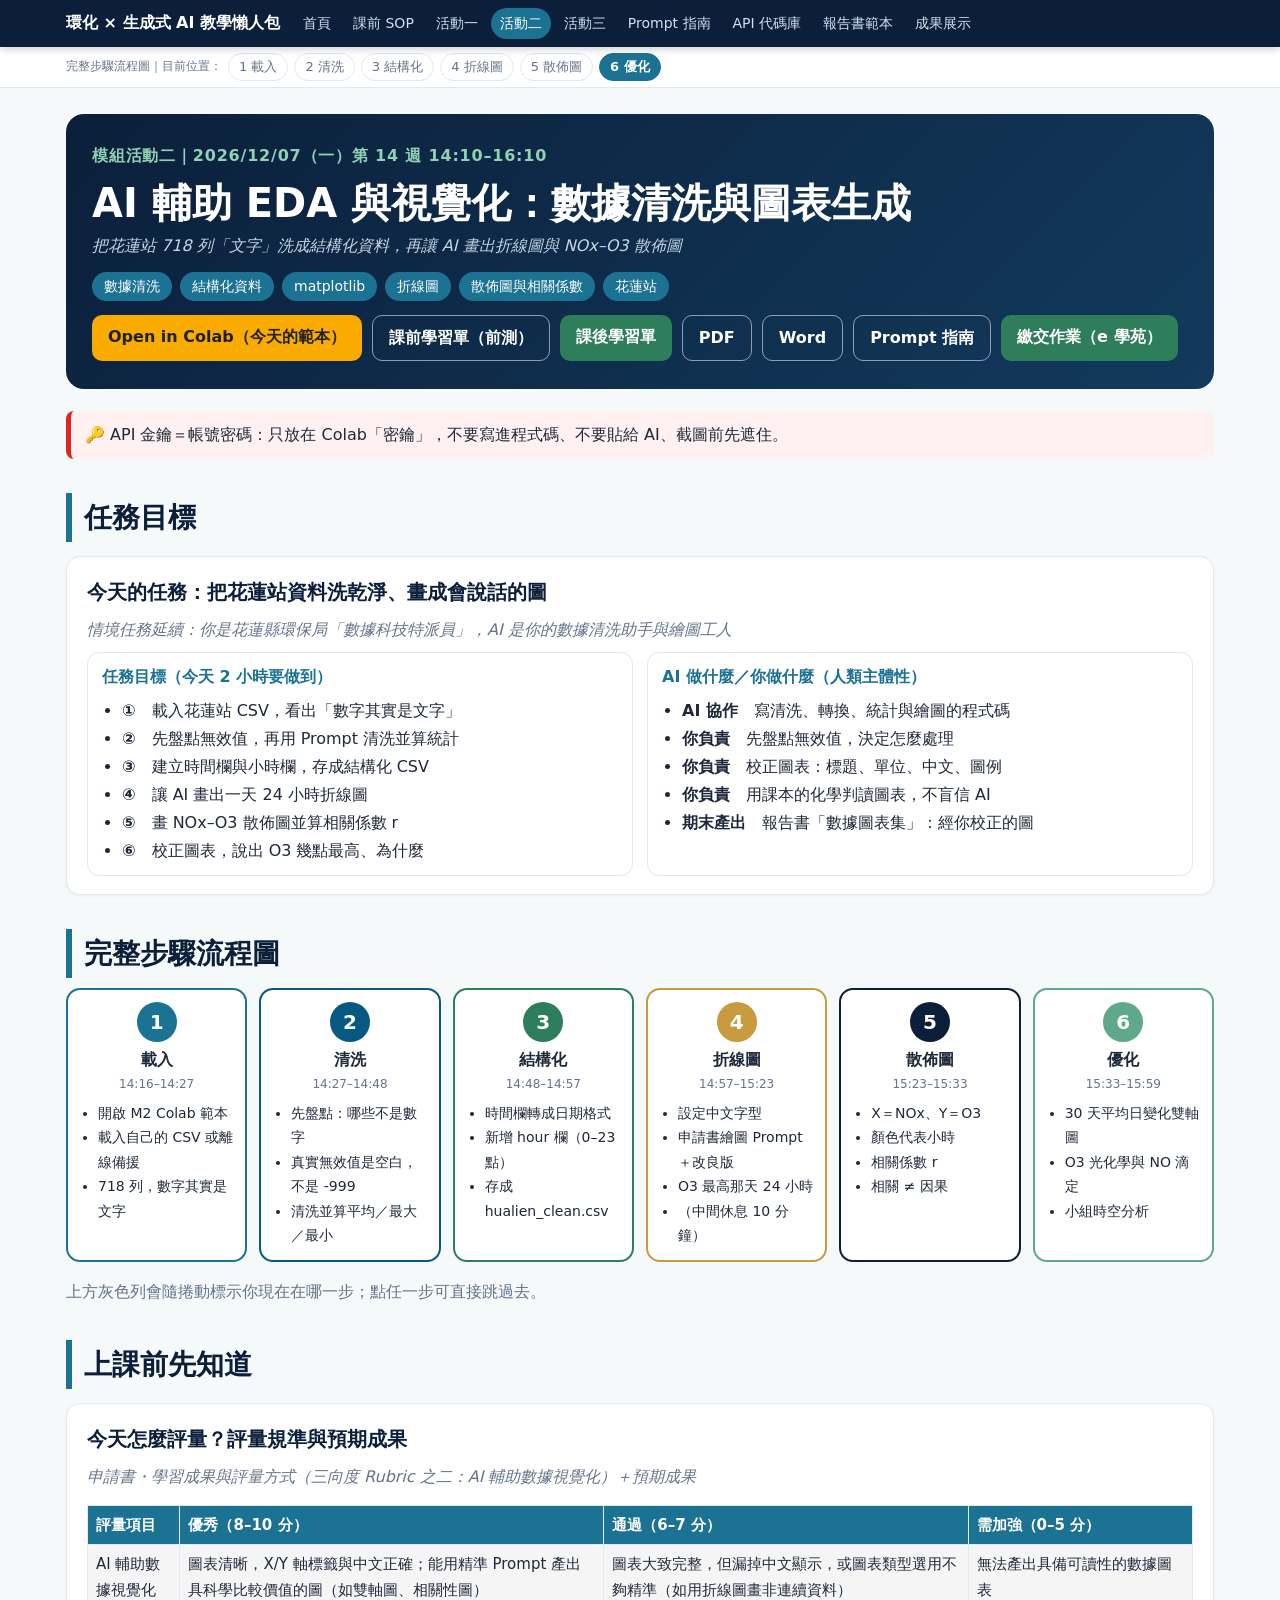
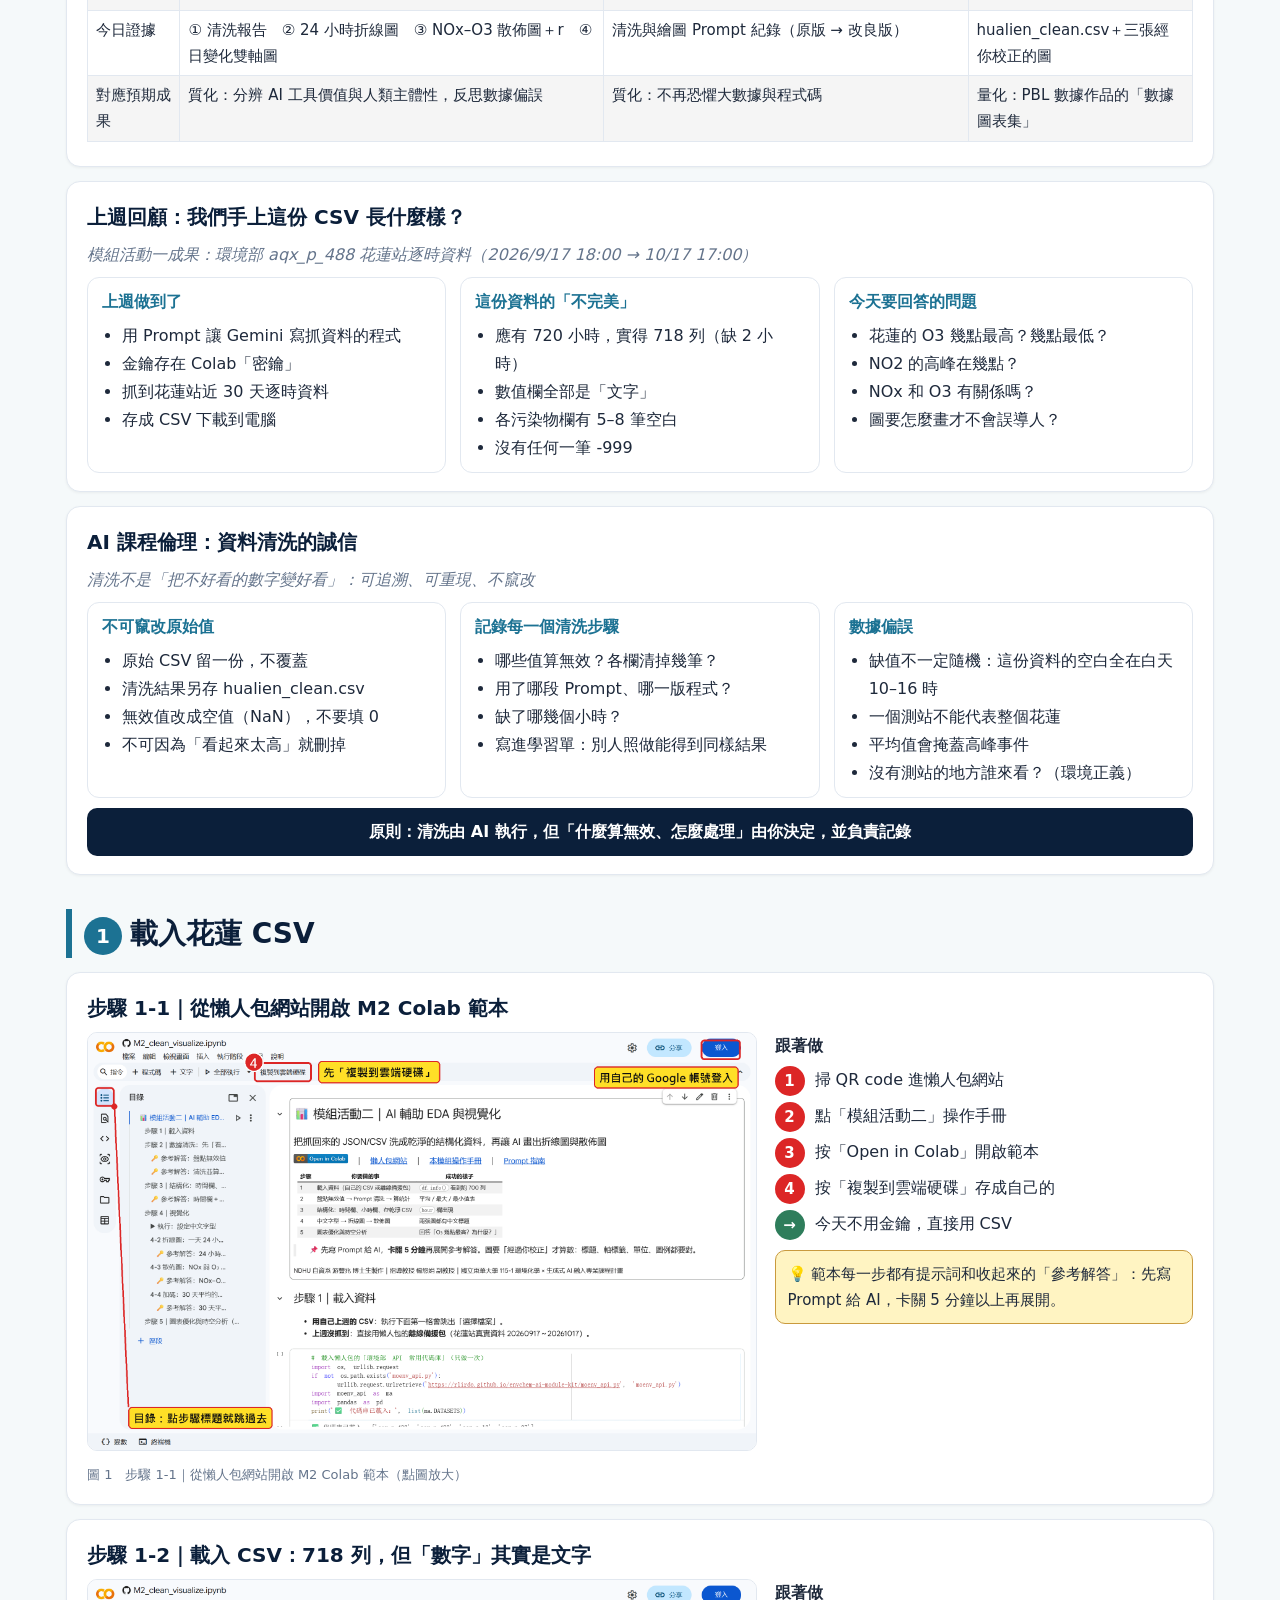
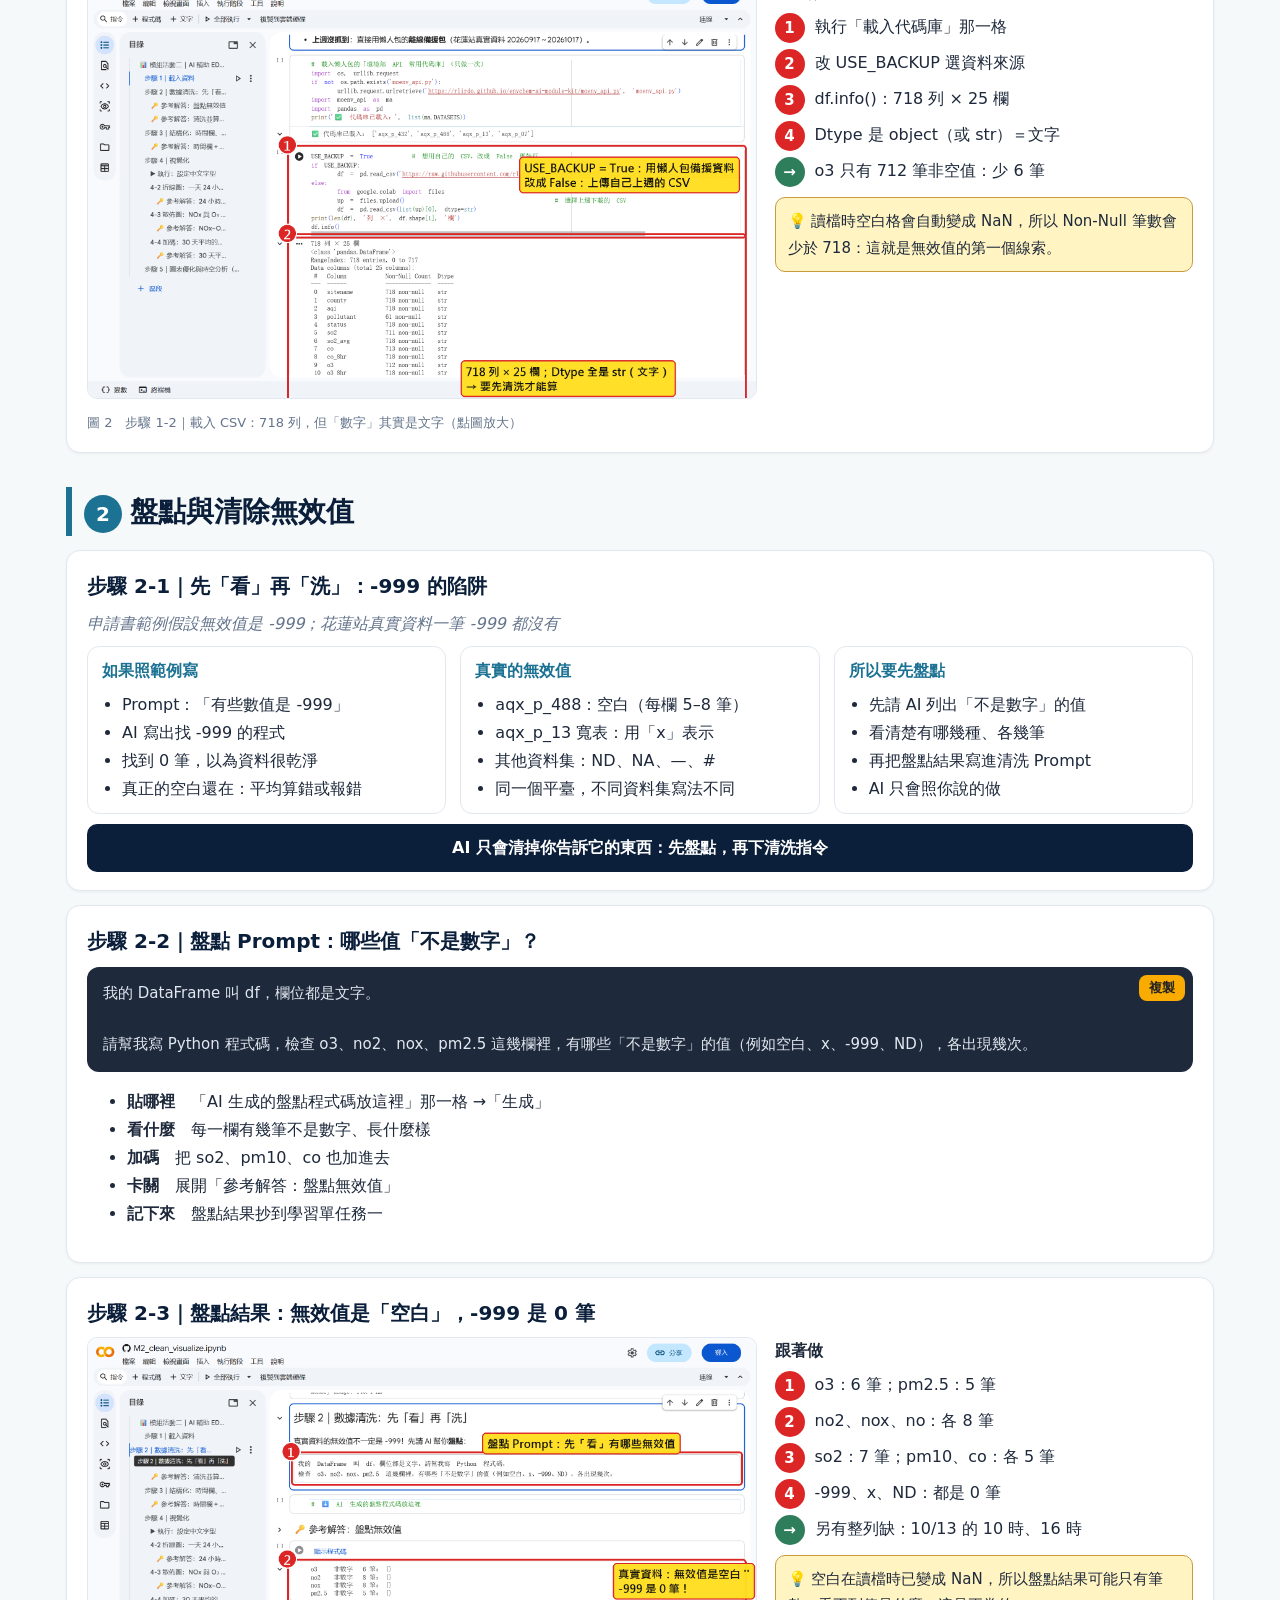
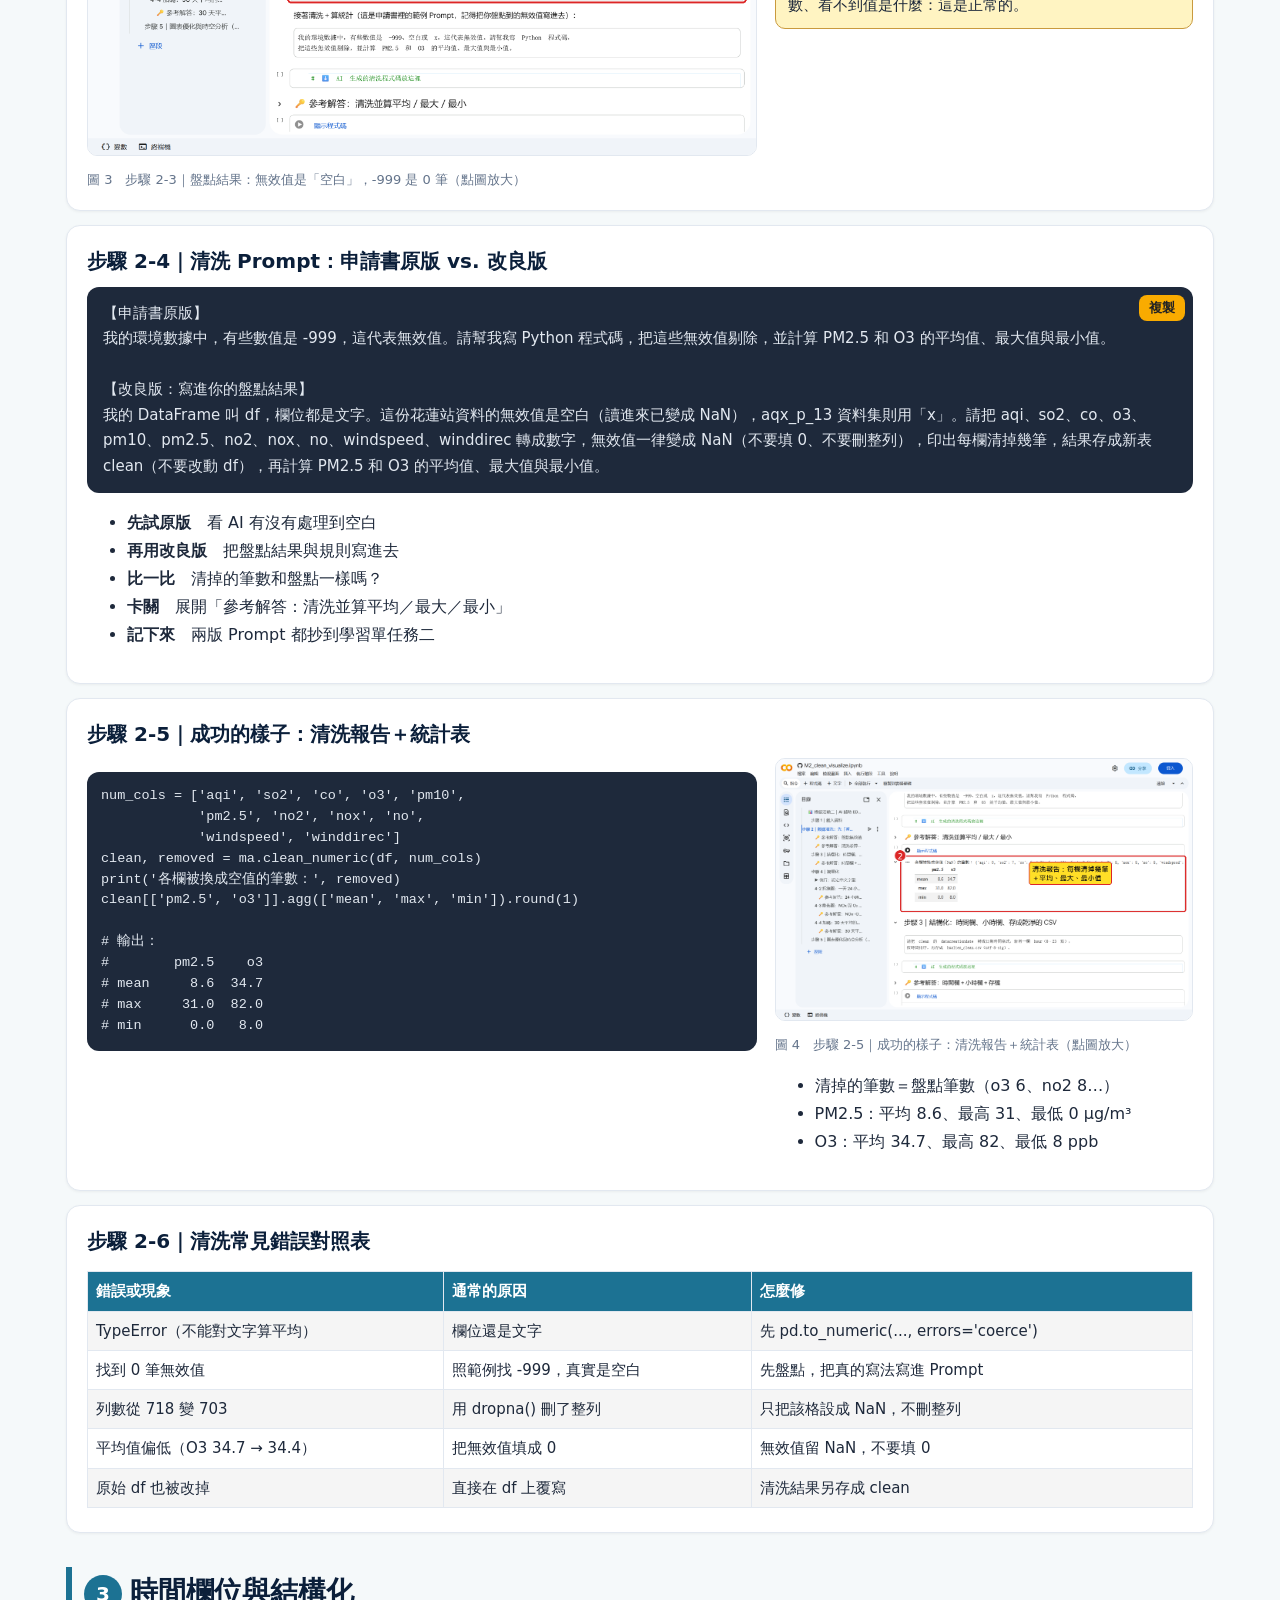
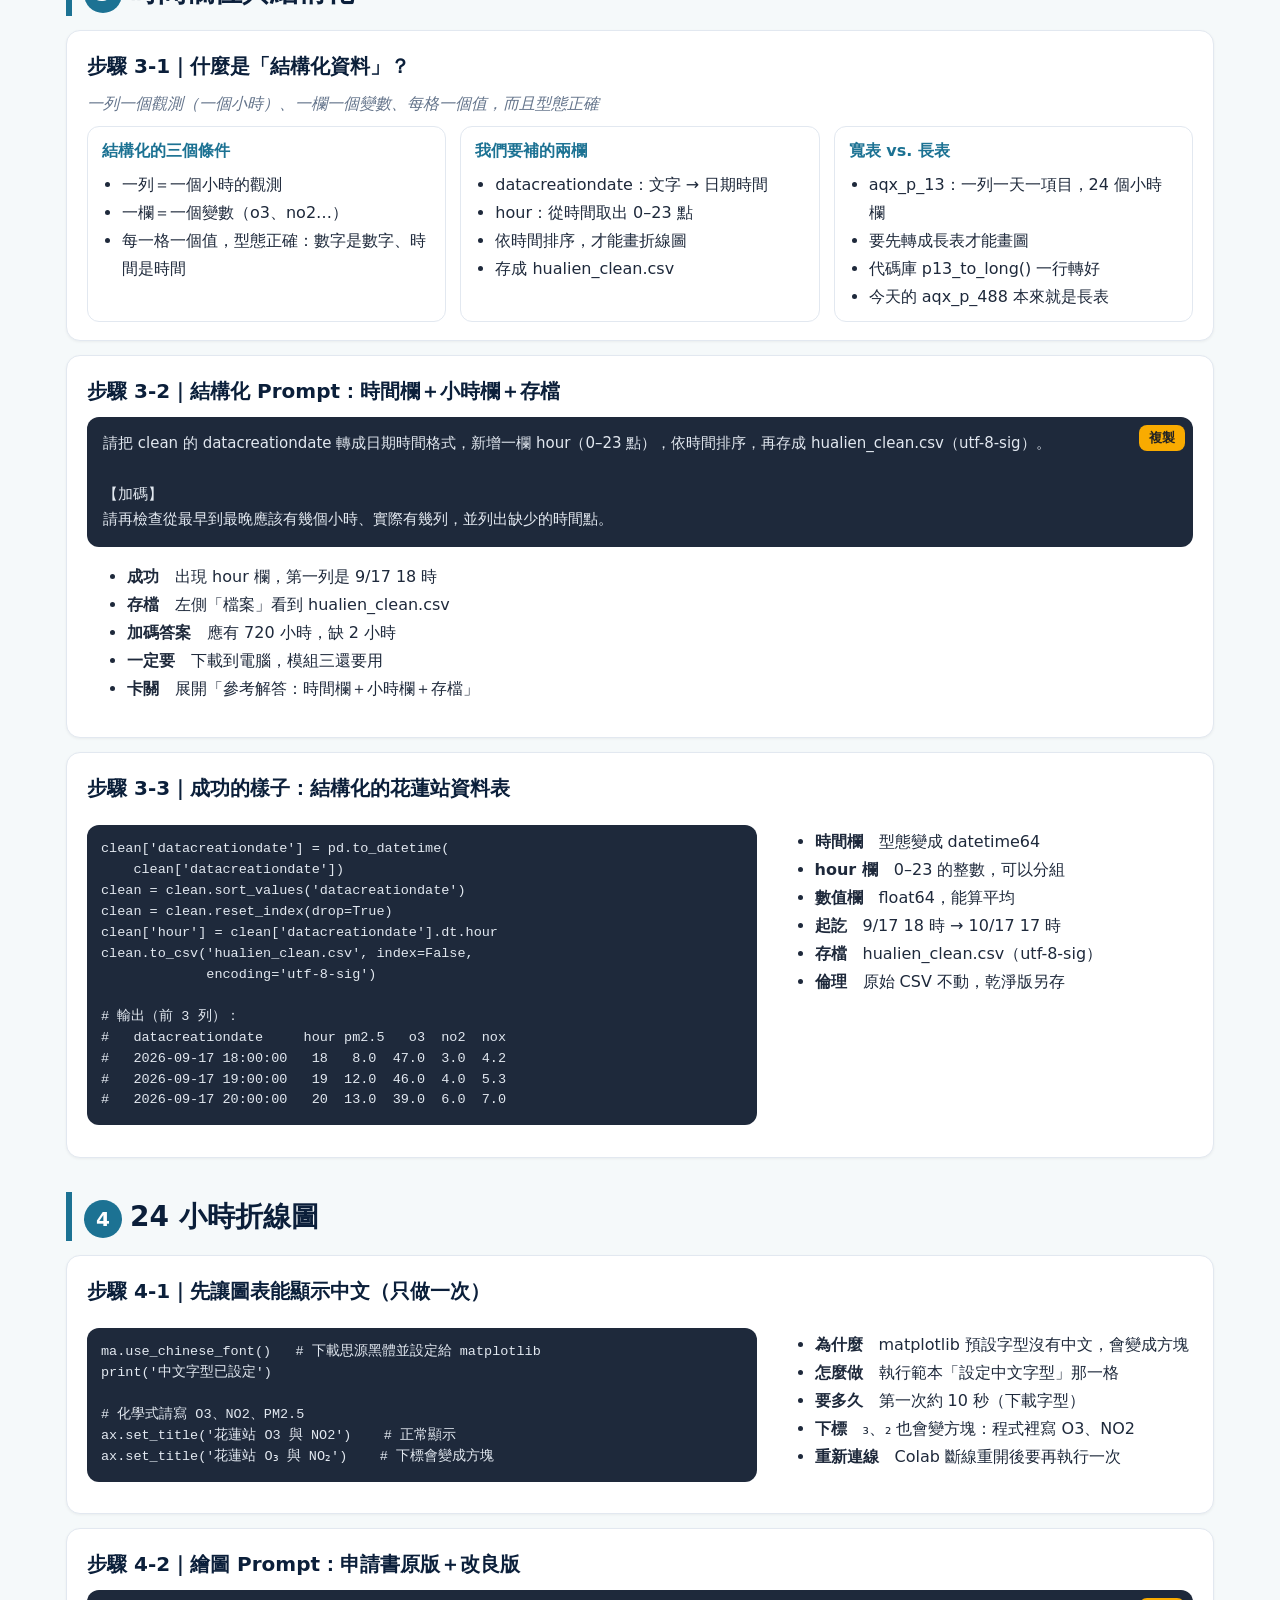
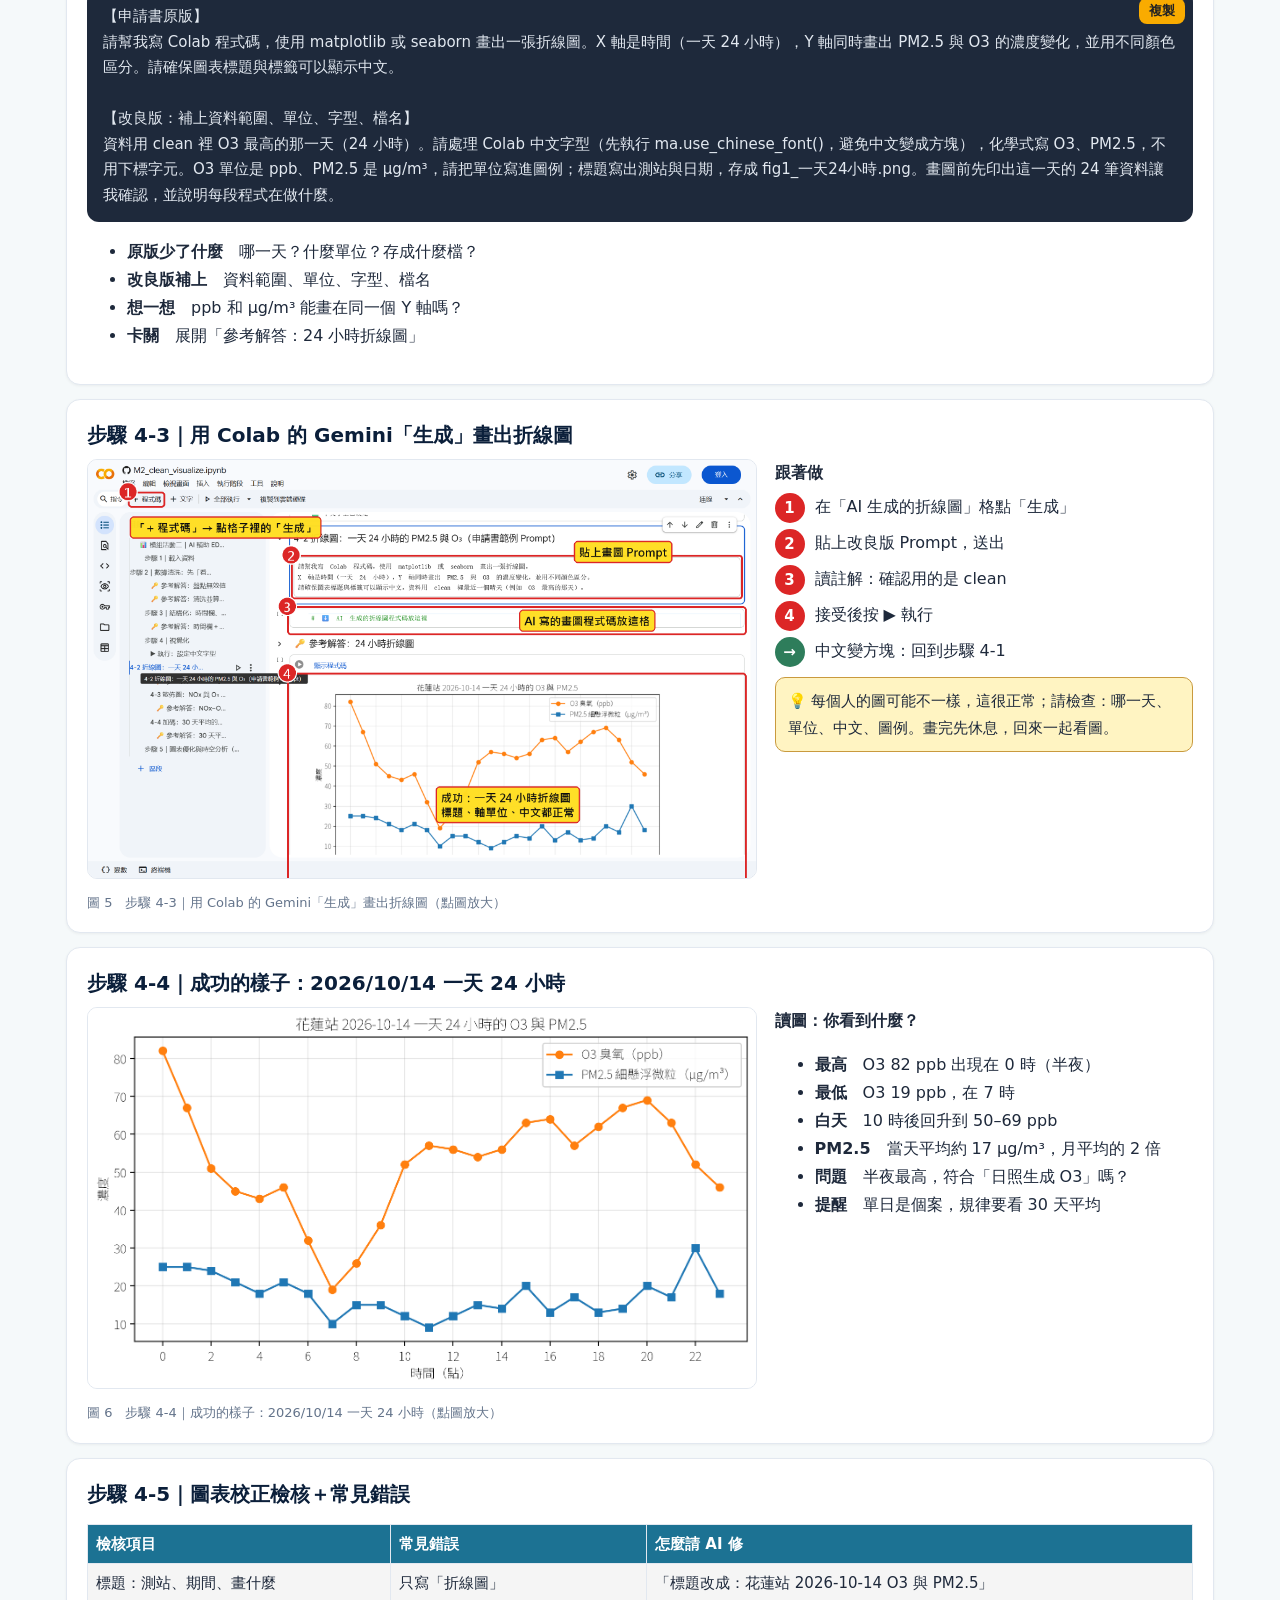
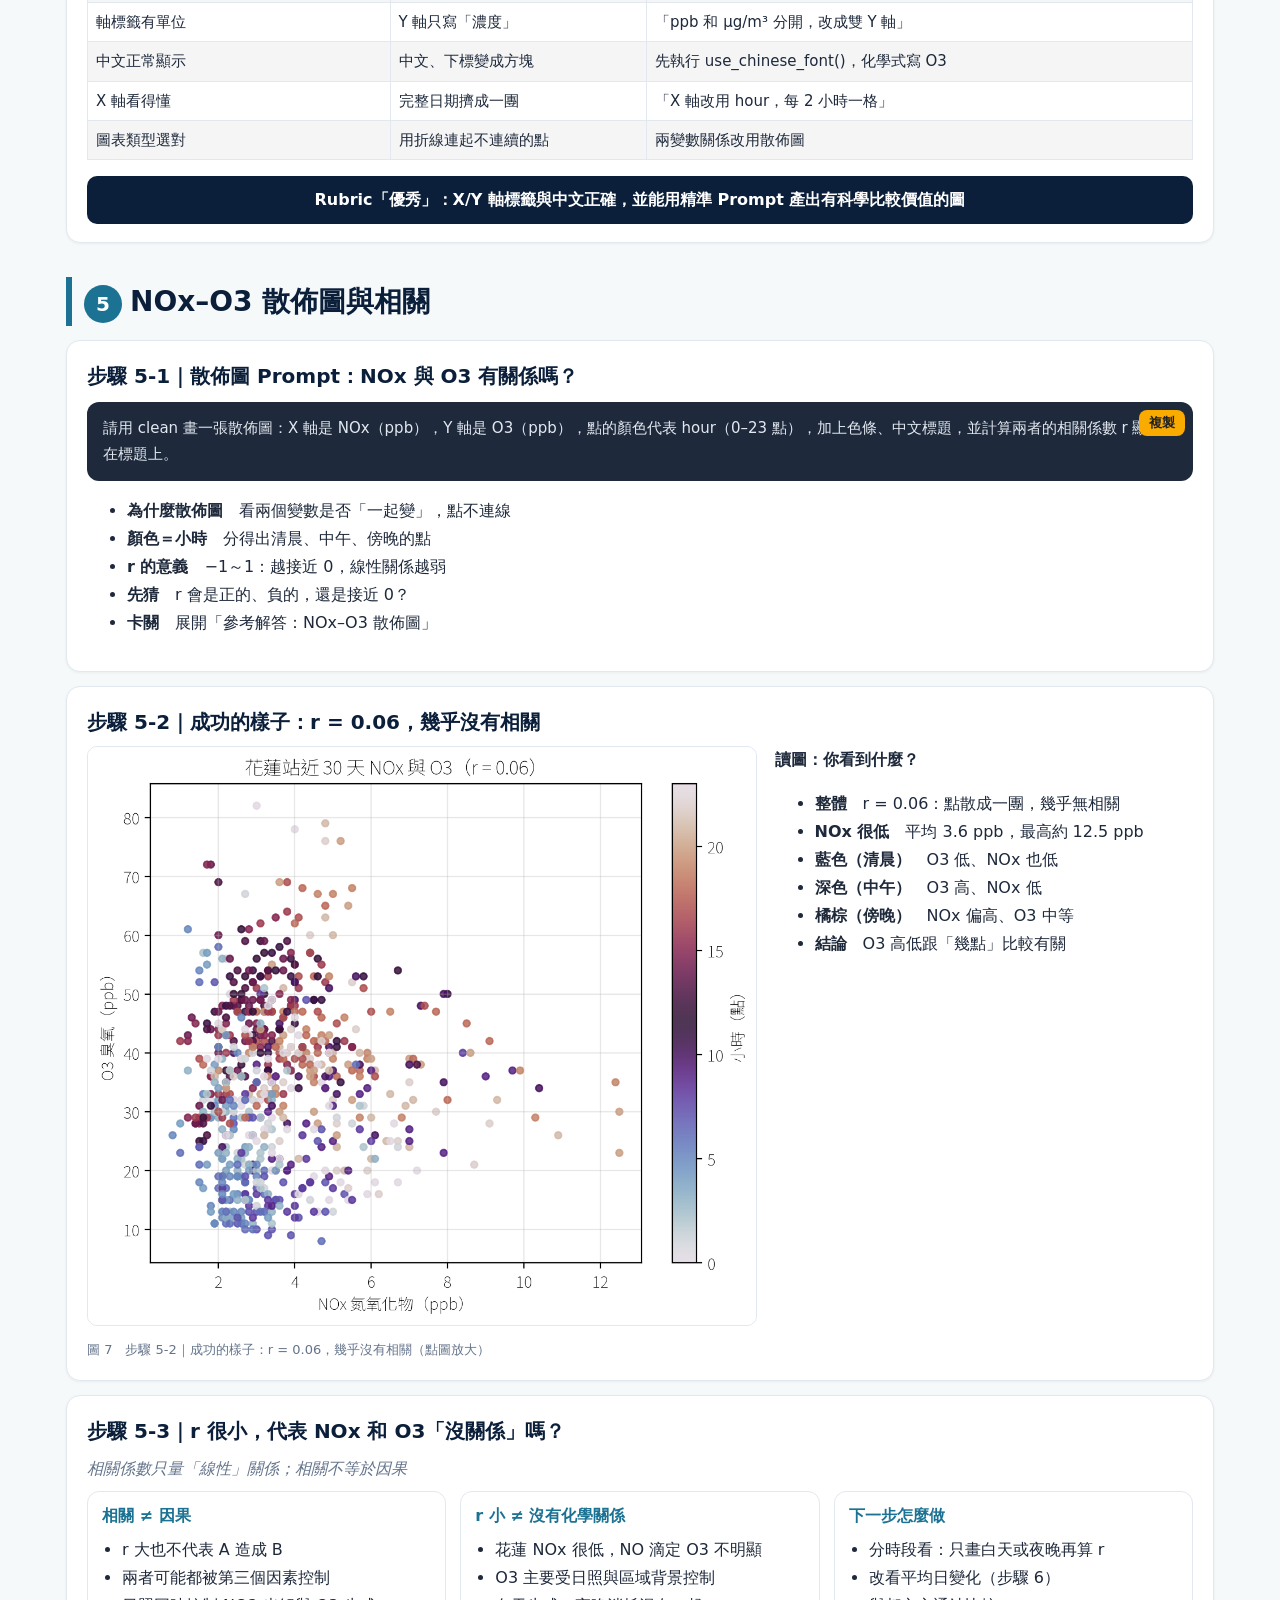
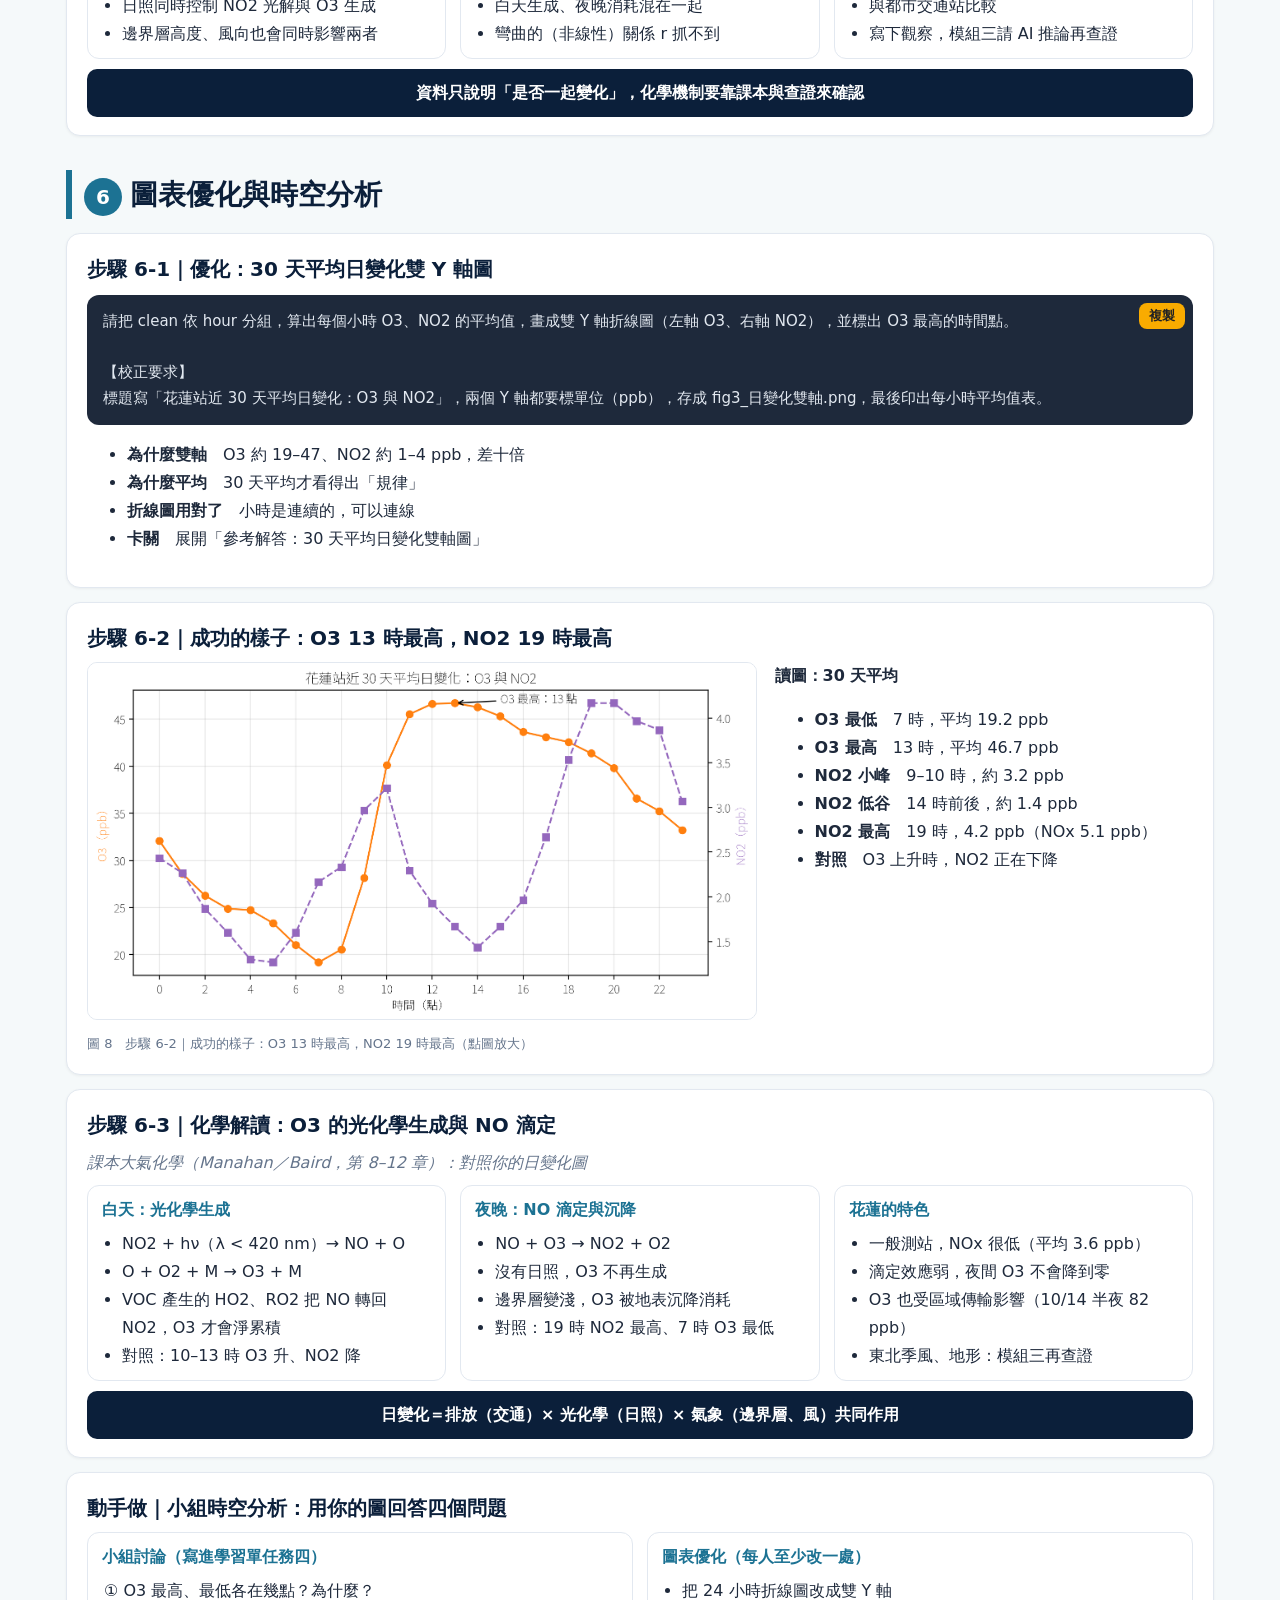
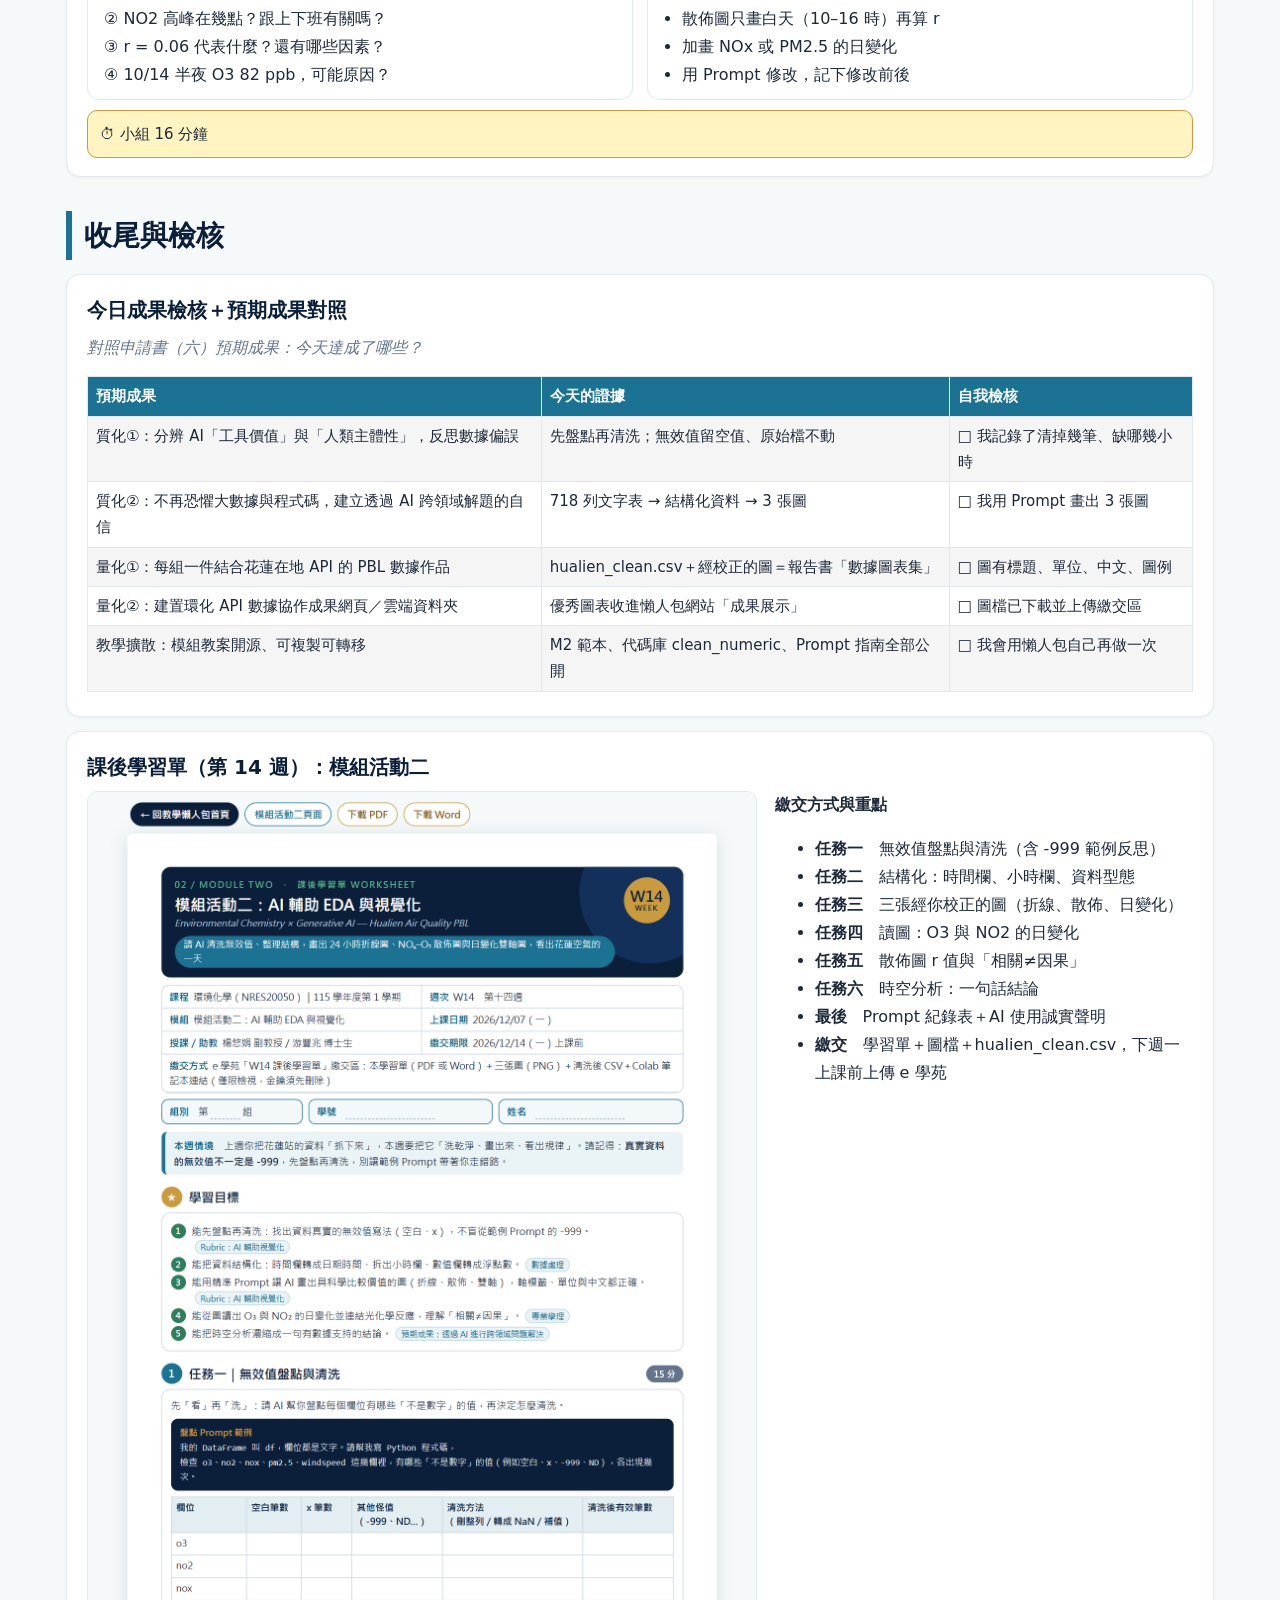
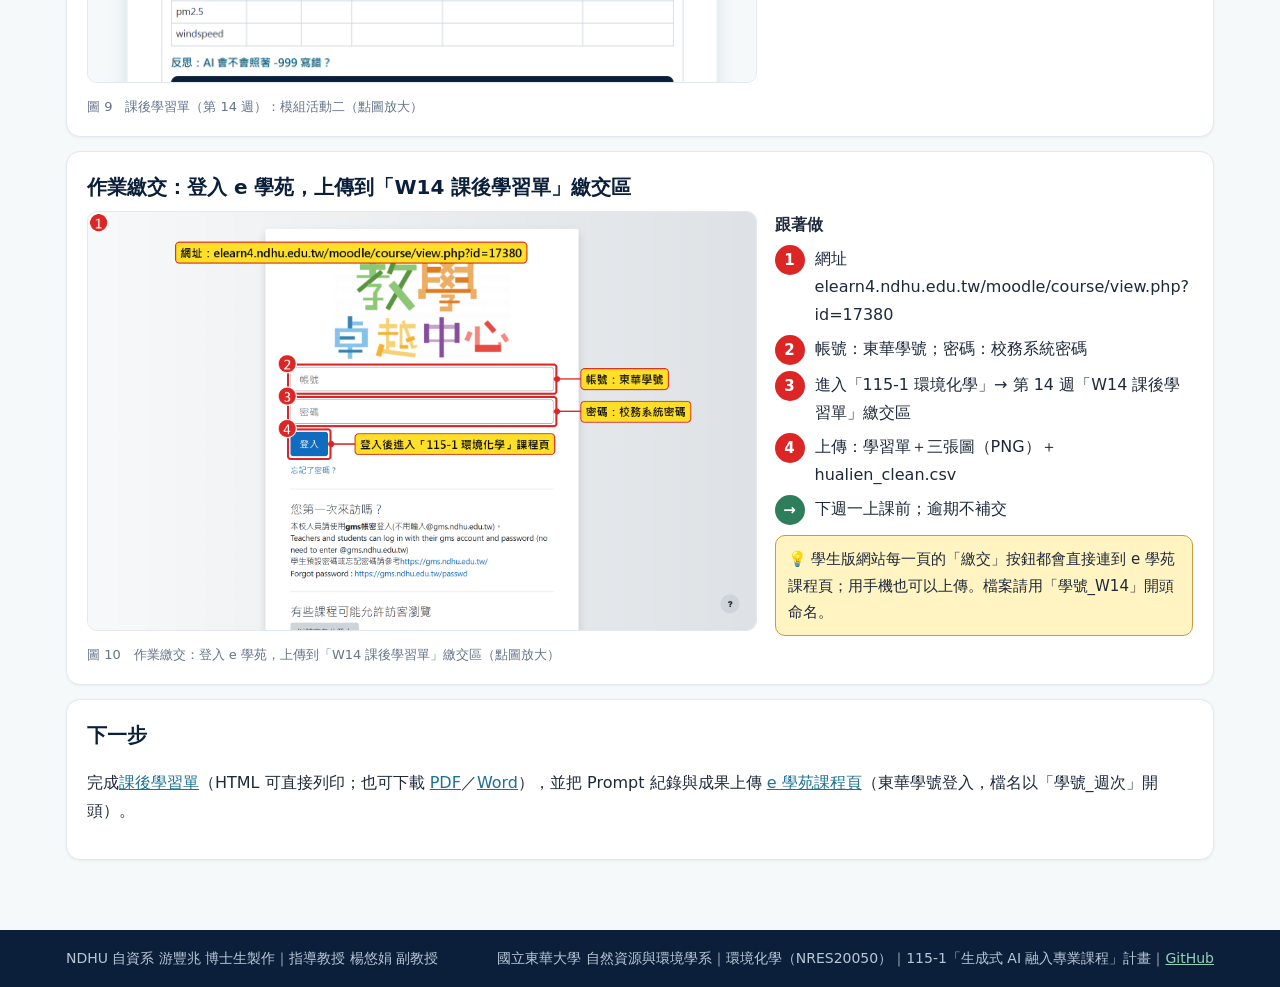
<file: m2.html>
<!doctype html><html lang="zh-Hant"><head><meta charset="utf-8"><meta name="viewport" content="width=device-width,initial-scale=1">
<title>模組活動二｜AI 輔助 EDA 與視覺化：數據清洗與圖表生成｜環化 × AI 教學懶人包</title><meta name="description" content="把花蓮站 718 列「文字」洗成結構化資料，再讓 AI 畫出折線圖與 NOx–O3 散佈圖"><link rel="stylesheet" href="assets/site.css"></head><body>
<header class="top"><div class="in"><a class="brand" href="index.html">環化 × 生成式 AI 教學懶人包</a><nav><a href="index.html">首頁</a><a href="sop_key.html">課前 SOP</a><a href="m1.html">活動一</a><a href="m2.html" class=on>活動二</a><a href="m3.html">活動三</a><a href="prompts.html">Prompt 指南</a><a href="api.html">API 代碼庫</a><a href="report.html">報告書範本</a><a href="gallery.html">成果展示</a></nav></div></header><div class="flowbar"><div class="in"><span class="lab">完整步驟流程圖｜目前位置：</span><a data-s="1" href="#s1">1 載入</a><a data-s="2" href="#s2">2 清洗</a><a data-s="3" href="#s3">3 結構化</a><a data-s="4" href="#s4">4 折線圖</a><a data-s="5" href="#s5">5 散佈圖</a><a data-s="6" href="#s6">6 優化</a></div></div>
<main><section class="hero"><div class="eb">模組活動二｜2026/12/07（一）第 14 週 14:10–16:10</div><h1>AI 輔助 EDA 與視覺化：數據清洗與圖表生成</h1>
<div class="sub">把花蓮站 718 列「文字」洗成結構化資料，再讓 AI 畫出折線圖與 NOx–O3 散佈圖</div><div class="tags"><span>數據清洗</span><span>結構化資料</span><span>matplotlib</span><span>折線圖</span><span>散佈圖與相關係數</span><span>花蓮站</span></div>
<div class="btns"><a class="btn or" href="https://colab.research.google.com/github/rlirdo/envchem-ai-module-kit/blob/main/notebooks/M2_clean_visualize.ipynb" target="_blank">Open in Colab（今天的範本）</a>
<a class="btn ol" href="worksheets/W14_M2_pre.html">課前學習單（前測）</a><a class="btn gr" href="worksheets/W14_M2.html">課後學習單</a><a class="btn ol" href="worksheets/W14_M2.pdf">PDF</a><a class="btn ol" href="worksheets/W14_M2.docx">Word</a>
<a class="btn ol" href="prompts.html">Prompt 指南</a><a class="btn gr" href="https://elearn4.ndhu.edu.tw/moodle/course/view.php?id=17380" target="_blank">繳交作業（e 學苑）</a></div></section>
<div class="note">🔑 API 金鑰＝帳號密碼：只放在 Colab「密鑰」，不要寫進程式碼、不要貼給 AI、截圖前先遮住。</div><h2>任務目標</h2><div class="card"><h3>今天的任務：把花蓮站資料洗乾淨、畫成會說話的圖</h3><div class="sub">情境任務延續：你是花蓮縣環保局「數據科技特派員」，AI 是你的數據清洗助手與繪圖工人</div><div class="cols"><div class="c"><h4>任務目標（今天 2 小時要做到）</h4><ul><li><b>①</b>　載入花蓮站 CSV，看出「數字其實是文字」</li><li><b>②</b>　先盤點無效值，再用 Prompt 清洗並算統計</li><li><b>③</b>　建立時間欄與小時欄，存成結構化 CSV</li><li><b>④</b>　讓 AI 畫出一天 24 小時折線圖</li><li><b>⑤</b>　畫 NOx–O3 散佈圖並算相關係數 r</li><li><b>⑥</b>　校正圖表，說出 O3 幾點最高、為什麼</li></ul></div><div class="c"><h4>AI 做什麼／你做什麼（人類主體性）</h4><ul><li><b>AI 協作</b>　寫清洗、轉換、統計與繪圖的程式碼</li><li><b>你負責</b>　先盤點無效值，決定怎麼處理</li><li><b>你負責</b>　校正圖表：標題、單位、中文、圖例</li><li><b>你負責</b>　用課本的化學判讀圖表，不盲信 AI</li><li><b>期末產出</b>　報告書「數據圖表集」：經你校正的圖</li></ul></div></div></div><h2>完整步驟流程圖</h2><div class="flow"><a href="#s1"><div class="s" style="border-color:#1C7293"><div class="c" style="background:#1C7293">1</div><h4>載入</h4><div class="t">14:16–14:27</div><ul><li>開啟 M2 Colab 範本</li><li>載入自己的 CSV 或離線備援</li><li>718 列，數字其實是文字</li></ul></div></a><a href="#s2"><div class="s" style="border-color:#065A82"><div class="c" style="background:#065A82">2</div><h4>清洗</h4><div class="t">14:27–14:48</div><ul><li>先盤點：哪些不是數字</li><li>真實無效值是空白，不是 -999</li><li>清洗並算平均／最大／最小</li></ul></div></a><a href="#s3"><div class="s" style="border-color:#2E7D5B"><div class="c" style="background:#2E7D5B">3</div><h4>結構化</h4><div class="t">14:48–14:57</div><ul><li>時間欄轉成日期格式</li><li>新增 hour 欄（0–23 點）</li><li>存成 hualien_clean.csv</li></ul></div></a><a href="#s4"><div class="s" style="border-color:#C99A3E"><div class="c" style="background:#C99A3E">4</div><h4>折線圖</h4><div class="t">14:57–15:23</div><ul><li>設定中文字型</li><li>申請書繪圖 Prompt＋改良版</li><li>O3 最高那天 24 小時</li><li>（中間休息 10 分鐘）</li></ul></div></a><a href="#s5"><div class="s" style="border-color:#0B1F3A"><div class="c" style="background:#0B1F3A">5</div><h4>散佈圖</h4><div class="t">15:23–15:33</div><ul><li>X＝NOx、Y＝O3</li><li>顏色代表小時</li><li>相關係數 r</li><li>相關 ≠ 因果</li></ul></div></a><a href="#s6"><div class="s" style="border-color:#5FA98A"><div class="c" style="background:#5FA98A">6</div><h4>優化</h4><div class="t">15:33–15:59</div><ul><li>30 天平均日變化雙軸圖</li><li>O3 光化學與 NO 滴定</li><li>小組時空分析</li></ul></div></a></div><p style="color:var(--grey)">上方灰色列會隨捲動標示你現在在哪一步；點任一步可直接跳過去。</p><h2>上課前先知道</h2><div class="card"><h3>今天怎麼評量？評量規準與預期成果</h3><div class="sub">申請書・學習成果與評量方式（三向度 Rubric 之二：AI 輔助數據視覺化）＋預期成果</div><div class="tw"><table><tr><th>評量項目</th><th>優秀（8–10 分）</th><th>通過（6–7 分）</th><th>需加強（0–5 分）</th></tr><tr><td>AI 輔助數據視覺化</td><td>圖表清晰，X/Y 軸標籤與中文正確；能用精準 Prompt 產出具科學比較價值的圖（如雙軸圖、相關性圖）</td><td>圖表大致完整，但漏掉中文顯示，或圖表類型選用不夠精準（如用折線圖畫非連續資料）</td><td>無法產出具備可讀性的數據圖表</td></tr><tr><td>今日證據</td><td>① 清洗報告　② 24 小時折線圖　③ NOx–O3 散佈圖＋r　④ 日變化雙軸圖</td><td>清洗與繪圖 Prompt 紀錄（原版 → 改良版）</td><td>hualien_clean.csv＋三張經你校正的圖</td></tr><tr><td>對應預期成果</td><td>質化：分辨 AI 工具價值與人類主體性，反思數據偏誤</td><td>質化：不再恐懼大數據與程式碼</td><td>量化：PBL 數據作品的「數據圖表集」</td></tr></table></div></div><div class="card"><h3>上週回顧：我們手上這份 CSV 長什麼樣？</h3><div class="sub">模組活動一成果：環境部 aqx_p_488 花蓮站逐時資料（2026/9/17 18:00 → 10/17 17:00）</div><div class="cols"><div class="c"><h4>上週做到了</h4><ul><li>用 Prompt 讓 Gemini 寫抓資料的程式</li><li>金鑰存在 Colab「密鑰」</li><li>抓到花蓮站近 30 天逐時資料</li><li>存成 CSV 下載到電腦</li></ul></div><div class="c"><h4>這份資料的「不完美」</h4><ul><li>應有 720 小時，實得 718 列（缺 2 小時）</li><li>數值欄全部是「文字」</li><li>各污染物欄有 5–8 筆空白</li><li>沒有任何一筆 -999</li></ul></div><div class="c"><h4>今天要回答的問題</h4><ul><li>花蓮的 O3 幾點最高？幾點最低？</li><li>NO2 的高峰在幾點？</li><li>NOx 和 O3 有關係嗎？</li><li>圖要怎麼畫才不會誤導人？</li></ul></div></div></div><div class="card"><h3>AI 課程倫理：資料清洗的誠信</h3><div class="sub">清洗不是「把不好看的數字變好看」：可追溯、可重現、不竄改</div><div class="cols"><div class="c"><h4>不可竄改原始值</h4><ul><li>原始 CSV 留一份，不覆蓋</li><li>清洗結果另存 hualien_clean.csv</li><li>無效值改成空值（NaN），不要填 0</li><li>不可因為「看起來太高」就刪掉</li></ul></div><div class="c"><h4>記錄每一個清洗步驟</h4><ul><li>哪些值算無效？各欄清掉幾筆？</li><li>用了哪段 Prompt、哪一版程式？</li><li>缺了哪幾個小時？</li><li>寫進學習單：別人照做能得到同樣結果</li></ul></div><div class="c"><h4>數據偏誤</h4><ul><li>缺值不一定隨機：這份資料的空白全在白天 10–16 時</li><li>一個測站不能代表整個花蓮</li><li>平均值會掩蓋高峰事件</li><li>沒有測站的地方誰來看？（環境正義）</li></ul></div></div><div class="banner">原則：清洗由 AI 執行，但「什麼算無效、怎麼處理」由你決定，並負責記錄</div></div><section data-stage="1" id="s1"><h2><span class="no">1</span>載入花蓮 CSV</h2><div class="card"><h3>步驟 1-1｜從懶人包網站開啟 M2 Colab 範本</h3><div class="step"><figure><img loading="lazy" src="img/c2_open.png" alt="步驟 1-1｜從懶人包網站開啟 M2 Colab 範本"><figcaption>圖 1　步驟 1-1｜從懶人包網站開啟 M2 Colab 範本（點圖放大）</figcaption></figure><div><b>跟著做</b><ol class="do"><li><b class="n">1</b><span>掃 QR code 進懶人包網站</span></li><li><b class="n">2</b><span>點「模組活動二」操作手冊</span></li><li><b class="n">3</b><span>按「Open in Colab」開啟範本</span></li><li><b class="n">4</b><span>按「複製到雲端硬碟」存成自己的</span></li><li><b class="n arr">→</b><span>今天不用金鑰，直接用 CSV</span></li></ol><div class="tip">💡 範本每一步都有提示詞和收起來的「參考解答」：先寫 Prompt 給 AI，卡關 5 分鐘以上再展開。</div></div></div></div><div class="card"><h3>步驟 1-2｜載入 CSV：718 列，但「數字」其實是文字</h3><div class="step"><figure><img loading="lazy" src="img/c2_load.png" alt="步驟 1-2｜載入 CSV：718 列，但「數字」其實是文字"><figcaption>圖 2　步驟 1-2｜載入 CSV：718 列，但「數字」其實是文字（點圖放大）</figcaption></figure><div><b>跟著做</b><ol class="do"><li><b class="n">1</b><span>執行「載入代碼庫」那一格</span></li><li><b class="n">2</b><span>改 USE_BACKUP 選資料來源</span></li><li><b class="n">3</b><span>df.info()：718 列 × 25 欄</span></li><li><b class="n">4</b><span>Dtype 是 object（或 str）＝文字</span></li><li><b class="n arr">→</b><span>o3 只有 712 筆非空值：少 6 筆</span></li></ol><div class="tip">💡 讀檔時空白格會自動變成 NaN，所以 Non-Null 筆數會少於 718：這就是無效值的第一個線索。</div></div></div></div></section><section data-stage="2" id="s2"><h2><span class="no">2</span>盤點與清除無效值</h2><div class="card"><h3>步驟 2-1｜先「看」再「洗」：-999 的陷阱</h3><div class="sub">申請書範例假設無效值是 -999；花蓮站真實資料一筆 -999 都沒有</div><div class="cols"><div class="c"><h4>如果照範例寫</h4><ul><li>Prompt：「有些數值是 -999」</li><li>AI 寫出找 -999 的程式</li><li>找到 0 筆，以為資料很乾淨</li><li>真正的空白還在：平均算錯或報錯</li></ul></div><div class="c"><h4>真實的無效值</h4><ul><li>aqx_p_488：空白（每欄 5–8 筆）</li><li>aqx_p_13 寬表：用「x」表示</li><li>其他資料集：ND、NA、—、#</li><li>同一個平臺，不同資料集寫法不同</li></ul></div><div class="c"><h4>所以要先盤點</h4><ul><li>先請 AI 列出「不是數字」的值</li><li>看清楚有哪幾種、各幾筆</li><li>再把盤點結果寫進清洗 Prompt</li><li>AI 只會照你說的做</li></ul></div></div><div class="banner">AI 只會清掉你告訴它的東西：先盤點，再下清洗指令</div></div><div class="card"><h3>步驟 2-2｜盤點 Prompt：哪些值「不是數字」？</h3><div class="pr"><button class="copy">複製</button><div class="pt">我的 DataFrame 叫 df，欄位都是文字。

請幫我寫 Python 程式碼，檢查 o3、no2、nox、pm2.5 這幾欄裡，有哪些「不是數字」的值（例如空白、x、-999、ND），各出現幾次。</div></div><ul><li><b>貼哪裡</b>　「AI 生成的盤點程式碼放這裡」那一格 →「生成」</li><li><b>看什麼</b>　每一欄有幾筆不是數字、長什麼樣</li><li><b>加碼</b>　把 so2、pm10、co 也加進去</li><li><b>卡關</b>　展開「參考解答：盤點無效值」</li><li><b>記下來</b>　盤點結果抄到學習單任務一</li></ul></div><div class="card"><h3>步驟 2-3｜盤點結果：無效值是「空白」，-999 是 0 筆</h3><div class="step"><figure><img loading="lazy" src="img/c2_invalid.png" alt="步驟 2-3｜盤點結果：無效值是「空白」，-999 是 0 筆"><figcaption>圖 3　步驟 2-3｜盤點結果：無效值是「空白」，-999 是 0 筆（點圖放大）</figcaption></figure><div><b>跟著做</b><ol class="do"><li><b class="n">1</b><span>o3：6 筆；pm2.5：5 筆</span></li><li><b class="n">2</b><span>no2、nox、no：各 8 筆</span></li><li><b class="n">3</b><span>so2：7 筆；pm10、co：各 5 筆</span></li><li><b class="n">4</b><span>-999、x、ND：都是 0 筆</span></li><li><b class="n arr">→</b><span>另有整列缺：10/13 的 10 時、16 時</span></li></ol><div class="tip">💡 空白在讀檔時已變成 NaN，所以盤點結果可能只有筆數、看不到值是什麼：這是正常的。</div></div></div></div><div class="card"><h3>步驟 2-4｜清洗 Prompt：申請書原版 vs. 改良版</h3><div class="pr"><button class="copy">複製</button><div class="pt">【申請書原版】
我的環境數據中，有些數值是 -999，這代表無效值。請幫我寫 Python 程式碼，把這些無效值剔除，並計算 PM2.5 和 O3 的平均值、最大值與最小值。

【改良版：寫進你的盤點結果】
我的 DataFrame 叫 df，欄位都是文字。這份花蓮站資料的無效值是空白（讀進來已變成 NaN），aqx_p_13 資料集則用「x」。請把 aqi、so2、co、o3、pm10、pm2.5、no2、nox、no、windspeed、winddirec 轉成數字，無效值一律變成 NaN（不要填 0、不要刪整列），印出每欄清掉幾筆，結果存成新表 clean（不要改動 df），再計算 PM2.5 和 O3 的平均值、最大值與最小值。</div></div><ul><li><b>先試原版</b>　看 AI 有沒有處理到空白</li><li><b>再用改良版</b>　把盤點結果與規則寫進去</li><li><b>比一比</b>　清掉的筆數和盤點一樣嗎？</li><li><b>卡關</b>　展開「參考解答：清洗並算平均／最大／最小」</li><li><b>記下來</b>　兩版 Prompt 都抄到學習單任務二</li></ul></div><div class="card"><h3>步驟 2-5｜成功的樣子：清洗報告＋統計表</h3><div class="step"><div><pre class="code">num_cols = [&#x27;aqi&#x27;, &#x27;so2&#x27;, &#x27;co&#x27;, &#x27;o3&#x27;, &#x27;pm10&#x27;,
            &#x27;pm2.5&#x27;, &#x27;no2&#x27;, &#x27;nox&#x27;, &#x27;no&#x27;,
            &#x27;windspeed&#x27;, &#x27;winddirec&#x27;]
clean, removed = ma.clean_numeric(df, num_cols)
print(&#x27;各欄被換成空值的筆數：&#x27;, removed)
clean[[&#x27;pm2.5&#x27;, &#x27;o3&#x27;]].agg([&#x27;mean&#x27;, &#x27;max&#x27;, &#x27;min&#x27;]).round(1)

# 輸出：
#        pm2.5    o3
# mean     8.6  34.7
# max     31.0  82.0
# min      0.0   8.0</pre></div><div><figure><img loading="lazy" src="img/c2_clean.png" alt="步驟 2-5｜成功的樣子：清洗報告＋統計表"><figcaption>圖 4　步驟 2-5｜成功的樣子：清洗報告＋統計表（點圖放大）</figcaption></figure><ul><li>清掉的筆數＝盤點筆數（o3 6、no2 8…）</li><li>PM2.5：平均 8.6、最高 31、最低 0 μg/m³</li><li>O3：平均 34.7、最高 82、最低 8 ppb</li></ul></div></div></div><div class="card"><h3>步驟 2-6｜清洗常見錯誤對照表</h3><div class="tw"><table><tr><th>錯誤或現象</th><th>通常的原因</th><th>怎麼修</th></tr><tr><td>TypeError（不能對文字算平均）</td><td>欄位還是文字</td><td>先 pd.to_numeric(..., errors=&#x27;coerce&#x27;)</td></tr><tr><td>找到 0 筆無效值</td><td>照範例找 -999，真實是空白</td><td>先盤點，把真的寫法寫進 Prompt</td></tr><tr><td>列數從 718 變 703</td><td>用 dropna() 刪了整列</td><td>只把該格設成 NaN，不刪整列</td></tr><tr><td>平均值偏低（O3 34.7 → 34.4）</td><td>把無效值填成 0</td><td>無效值留 NaN，不要填 0</td></tr><tr><td>原始 df 也被改掉</td><td>直接在 df 上覆寫</td><td>清洗結果另存成 clean</td></tr></table></div></div></section><section data-stage="3" id="s3"><h2><span class="no">3</span>時間欄位與結構化</h2><div class="card"><h3>步驟 3-1｜什麼是「結構化資料」？</h3><div class="sub">一列一個觀測（一個小時）、一欄一個變數、每格一個值，而且型態正確</div><div class="cols"><div class="c"><h4>結構化的三個條件</h4><ul><li>一列＝一個小時的觀測</li><li>一欄＝一個變數（o3、no2…）</li><li>每一格一個值，型態正確：數字是數字、時間是時間</li></ul></div><div class="c"><h4>我們要補的兩欄</h4><ul><li>datacreationdate：文字 → 日期時間</li><li>hour：從時間取出 0–23 點</li><li>依時間排序，才能畫折線圖</li><li>存成 hualien_clean.csv</li></ul></div><div class="c"><h4>寬表 vs. 長表</h4><ul><li>aqx_p_13：一列一天一項目，24 個小時欄</li><li>要先轉成長表才能畫圖</li><li>代碼庫 p13_to_long() 一行轉好</li><li>今天的 aqx_p_488 本來就是長表</li></ul></div></div></div><div class="card"><h3>步驟 3-2｜結構化 Prompt：時間欄＋小時欄＋存檔</h3><div class="pr"><button class="copy">複製</button><div class="pt">請把 clean 的 datacreationdate 轉成日期時間格式，新增一欄 hour（0–23 點），依時間排序，再存成 hualien_clean.csv（utf-8-sig）。

【加碼】
請再檢查從最早到最晚應該有幾個小時、實際有幾列，並列出缺少的時間點。</div></div><ul><li><b>成功</b>　出現 hour 欄，第一列是 9/17 18 時</li><li><b>存檔</b>　左側「檔案」看到 hualien_clean.csv</li><li><b>加碼答案</b>　應有 720 小時，缺 2 小時</li><li><b>一定要</b>　下載到電腦，模組三還要用</li><li><b>卡關</b>　展開「參考解答：時間欄＋小時欄＋存檔」</li></ul></div><div class="card"><h3>步驟 3-3｜成功的樣子：結構化的花蓮站資料表</h3><div class="step"><div><pre class="code">clean[&#x27;datacreationdate&#x27;] = pd.to_datetime(
    clean[&#x27;datacreationdate&#x27;])
clean = clean.sort_values(&#x27;datacreationdate&#x27;)
clean = clean.reset_index(drop=True)
clean[&#x27;hour&#x27;] = clean[&#x27;datacreationdate&#x27;].dt.hour
clean.to_csv(&#x27;hualien_clean.csv&#x27;, index=False,
             encoding=&#x27;utf-8-sig&#x27;)

# 輸出（前 3 列）：
#   datacreationdate     hour pm2.5   o3  no2  nox
#   2026-09-17 18:00:00   18   8.0  47.0  3.0  4.2
#   2026-09-17 19:00:00   19  12.0  46.0  4.0  5.3
#   2026-09-17 20:00:00   20  13.0  39.0  6.0  7.0</pre></div><div><ul><li><b>時間欄</b>　型態變成 datetime64</li><li><b>hour 欄</b>　0–23 的整數，可以分組</li><li><b>數值欄</b>　float64，能算平均</li><li><b>起訖</b>　9/17 18 時 → 10/17 17 時</li><li><b>存檔</b>　hualien_clean.csv（utf-8-sig）</li><li><b>倫理</b>　原始 CSV 不動，乾淨版另存</li></ul></div></div></div></section><section data-stage="4" id="s4"><h2><span class="no">4</span>24 小時折線圖</h2><div class="card"><h3>步驟 4-1｜先讓圖表能顯示中文（只做一次）</h3><div class="step"><div><pre class="code">ma.use_chinese_font()   # 下載思源黑體並設定給 matplotlib
print(&#x27;中文字型已設定&#x27;)

# 化學式請寫 O3、NO2、PM2.5
ax.set_title(&#x27;花蓮站 O3 與 NO2&#x27;)    # 正常顯示
ax.set_title(&#x27;花蓮站 O₃ 與 NO₂&#x27;)    # 下標會變成方塊</pre></div><div><ul><li><b>為什麼</b>　matplotlib 預設字型沒有中文，會變成方塊</li><li><b>怎麼做</b>　執行範本「設定中文字型」那一格</li><li><b>要多久</b>　第一次約 10 秒（下載字型）</li><li><b>下標</b>　₃、₂ 也會變方塊：程式裡寫 O3、NO2</li><li><b>重新連線</b>　Colab 斷線重開後要再執行一次</li></ul></div></div></div><div class="card"><h3>步驟 4-2｜繪圖 Prompt：申請書原版＋改良版</h3><div class="pr"><button class="copy">複製</button><div class="pt">【申請書原版】
請幫我寫 Colab 程式碼，使用 matplotlib 或 seaborn 畫出一張折線圖。X 軸是時間（一天 24 小時），Y 軸同時畫出 PM2.5 與 O3 的濃度變化，並用不同顏色區分。請確保圖表標題與標籤可以顯示中文。

【改良版：補上資料範圍、單位、字型、檔名】
資料用 clean 裡 O3 最高的那一天（24 小時）。請處理 Colab 中文字型（先執行 ma.use_chinese_font()，避免中文變成方塊），化學式寫 O3、PM2.5，不用下標字元。O3 單位是 ppb、PM2.5 是 μg/m³，請把單位寫進圖例；標題寫出測站與日期，存成 fig1_一天24小時.png。畫圖前先印出這一天的 24 筆資料讓我確認，並說明每段程式在做什麼。</div></div><ul><li><b>原版少了什麼</b>　哪一天？什麼單位？存成什麼檔？</li><li><b>改良版補上</b>　資料範圍、單位、字型、檔名</li><li><b>想一想</b>　ppb 和 μg/m³ 能畫在同一個 Y 軸嗎？</li><li><b>卡關</b>　展開「參考解答：24 小時折線圖」</li></ul></div><div class="card"><h3>步驟 4-3｜用 Colab 的 Gemini「生成」畫出折線圖</h3><div class="step"><figure><img loading="lazy" src="img/c2_gen_chart.png" alt="步驟 4-3｜用 Colab 的 Gemini「生成」畫出折線圖"><figcaption>圖 5　步驟 4-3｜用 Colab 的 Gemini「生成」畫出折線圖（點圖放大）</figcaption></figure><div><b>跟著做</b><ol class="do"><li><b class="n">1</b><span>在「AI 生成的折線圖」格點「生成」</span></li><li><b class="n">2</b><span>貼上改良版 Prompt，送出</span></li><li><b class="n">3</b><span>讀註解：確認用的是 clean</span></li><li><b class="n">4</b><span>接受後按 ▶ 執行</span></li><li><b class="n arr">→</b><span>中文變方塊：回到步驟 4-1</span></li></ol><div class="tip">💡 每個人的圖可能不一樣，這很正常；請檢查：哪一天、單位、中文、圖例。畫完先休息，回來一起看圖。</div></div></div></div><div class="card"><h3>步驟 4-4｜成功的樣子：2026/10/14 一天 24 小時</h3><div class="step"><figure><img loading="lazy" src="img/fig_m2_24h.png" alt="步驟 4-4｜成功的樣子：2026/10/14 一天 24 小時"><figcaption>圖 6　步驟 4-4｜成功的樣子：2026/10/14 一天 24 小時（點圖放大）</figcaption></figure><div><b>讀圖：你看到什麼？</b><ul><li><b>最高</b>　O3 82 ppb 出現在 0 時（半夜）</li><li><b>最低</b>　O3 19 ppb，在 7 時</li><li><b>白天</b>　10 時後回升到 50–69 ppb</li><li><b>PM2.5</b>　當天平均約 17 μg/m³，月平均的 2 倍</li><li><b>問題</b>　半夜最高，符合「日照生成 O3」嗎？</li><li><b>提醒</b>　單日是個案，規律要看 30 天平均</li></ul></div></div></div><div class="card"><h3>步驟 4-5｜圖表校正檢核＋常見錯誤</h3><div class="tw"><table><tr><th>檢核項目</th><th>常見錯誤</th><th>怎麼請 AI 修</th></tr><tr><td>標題：測站、期間、畫什麼</td><td>只寫「折線圖」</td><td>「標題改成：花蓮站 2026-10-14 O3 與 PM2.5」</td></tr><tr><td>軸標籤有單位</td><td>Y 軸只寫「濃度」</td><td>「ppb 和 μg/m³ 分開，改成雙 Y 軸」</td></tr><tr><td>中文正常顯示</td><td>中文、下標變成方塊</td><td>先執行 use_chinese_font()，化學式寫 O3</td></tr><tr><td>X 軸看得懂</td><td>完整日期擠成一團</td><td>「X 軸改用 hour，每 2 小時一格」</td></tr><tr><td>圖表類型選對</td><td>用折線連起不連續的點</td><td>兩變數關係改用散佈圖</td></tr></table></div><div class="banner">Rubric「優秀」：X/Y 軸標籤與中文正確，並能用精準 Prompt 產出有科學比較價值的圖</div></div></section><section data-stage="5" id="s5"><h2><span class="no">5</span>NOx–O3 散佈圖與相關</h2><div class="card"><h3>步驟 5-1｜散佈圖 Prompt：NOx 與 O3 有關係嗎？</h3><div class="pr"><button class="copy">複製</button><div class="pt">請用 clean 畫一張散佈圖：X 軸是 NOx（ppb），Y 軸是 O3（ppb），點的顏色代表 hour（0–23 點），加上色條、中文標題，並計算兩者的相關係數 r 顯示在標題上。</div></div><ul><li><b>為什麼散佈圖</b>　看兩個變數是否「一起變」，點不連線</li><li><b>顏色＝小時</b>　分得出清晨、中午、傍晚的點</li><li><b>r 的意義</b>　−1～1：越接近 0，線性關係越弱</li><li><b>先猜</b>　r 會是正的、負的，還是接近 0？</li><li><b>卡關</b>　展開「參考解答：NOx–O3 散佈圖」</li></ul></div><div class="card"><h3>步驟 5-2｜成功的樣子：r = 0.06，幾乎沒有相關</h3><div class="step"><figure><img loading="lazy" src="img/fig_m2_scatter.png" alt="步驟 5-2｜成功的樣子：r = 0.06，幾乎沒有相關"><figcaption>圖 7　步驟 5-2｜成功的樣子：r = 0.06，幾乎沒有相關（點圖放大）</figcaption></figure><div><b>讀圖：你看到什麼？</b><ul><li><b>整體</b>　r = 0.06：點散成一團，幾乎無相關</li><li><b>NOx 很低</b>　平均 3.6 ppb，最高約 12.5 ppb</li><li><b>藍色（清晨）</b>　O3 低、NOx 也低</li><li><b>深色（中午）</b>　O3 高、NOx 低</li><li><b>橘棕（傍晚）</b>　NOx 偏高、O3 中等</li><li><b>結論</b>　O3 高低跟「幾點」比較有關</li></ul></div></div></div><div class="card"><h3>步驟 5-3｜r 很小，代表 NOx 和 O3「沒關係」嗎？</h3><div class="sub">相關係數只量「線性」關係；相關不等於因果</div><div class="cols"><div class="c"><h4>相關 ≠ 因果</h4><ul><li>r 大也不代表 A 造成 B</li><li>兩者可能都被第三個因素控制</li><li>日照同時控制 NO2 光解與 O3 生成</li><li>邊界層高度、風向也會同時影響兩者</li></ul></div><div class="c"><h4>r 小 ≠ 沒有化學關係</h4><ul><li>花蓮 NOx 很低，NO 滴定 O3 不明顯</li><li>O3 主要受日照與區域背景控制</li><li>白天生成、夜晚消耗混在一起</li><li>彎曲的（非線性）關係 r 抓不到</li></ul></div><div class="c"><h4>下一步怎麼做</h4><ul><li>分時段看：只畫白天或夜晚再算 r</li><li>改看平均日變化（步驟 6）</li><li>與都市交通站比較</li><li>寫下觀察，模組三請 AI 推論再查證</li></ul></div></div><div class="banner">資料只說明「是否一起變化」，化學機制要靠課本與查證來確認</div></div></section><section data-stage="6" id="s6"><h2><span class="no">6</span>圖表優化與時空分析</h2><div class="card"><h3>步驟 6-1｜優化：30 天平均日變化雙 Y 軸圖</h3><div class="pr"><button class="copy">複製</button><div class="pt">請把 clean 依 hour 分組，算出每個小時 O3、NO2 的平均值，畫成雙 Y 軸折線圖（左軸 O3、右軸 NO2），並標出 O3 最高的時間點。

【校正要求】
標題寫「花蓮站近 30 天平均日變化：O3 與 NO2」，兩個 Y 軸都要標單位（ppb），存成 fig3_日變化雙軸.png，最後印出每小時平均值表。</div></div><ul><li><b>為什麼雙軸</b>　O3 約 19–47、NO2 約 1–4 ppb，差十倍</li><li><b>為什麼平均</b>　30 天平均才看得出「規律」</li><li><b>折線圖用對了</b>　小時是連續的，可以連線</li><li><b>卡關</b>　展開「參考解答：30 天平均日變化雙軸圖」</li></ul></div><div class="card"><h3>步驟 6-2｜成功的樣子：O3 13 時最高，NO2 19 時最高</h3><div class="step"><figure><img loading="lazy" src="img/fig_m2_diurnal.png" alt="步驟 6-2｜成功的樣子：O3 13 時最高，NO2 19 時最高"><figcaption>圖 8　步驟 6-2｜成功的樣子：O3 13 時最高，NO2 19 時最高（點圖放大）</figcaption></figure><div><b>讀圖：30 天平均</b><ul><li><b>O3 最低</b>　7 時，平均 19.2 ppb</li><li><b>O3 最高</b>　13 時，平均 46.7 ppb</li><li><b>NO2 小峰</b>　9–10 時，約 3.2 ppb</li><li><b>NO2 低谷</b>　14 時前後，約 1.4 ppb</li><li><b>NO2 最高</b>　19 時，4.2 ppb（NOx 5.1 ppb）</li><li><b>對照</b>　O3 上升時，NO2 正在下降</li></ul></div></div></div><div class="card"><h3>步驟 6-3｜化學解讀：O3 的光化學生成與 NO 滴定</h3><div class="sub">課本大氣化學（Manahan／Baird，第 8–12 章）：對照你的日變化圖</div><div class="cols"><div class="c"><h4>白天：光化學生成</h4><ul><li>NO2 + hν（λ &lt; 420 nm）→ NO + O</li><li>O + O2 + M → O3 + M</li><li>VOC 產生的 HO2、RO2 把 NO 轉回 NO2，O3 才會淨累積</li><li>對照：10–13 時 O3 升、NO2 降</li></ul></div><div class="c"><h4>夜晚：NO 滴定與沉降</h4><ul><li>NO + O3 → NO2 + O2</li><li>沒有日照，O3 不再生成</li><li>邊界層變淺，O3 被地表沉降消耗</li><li>對照：19 時 NO2 最高、7 時 O3 最低</li></ul></div><div class="c"><h4>花蓮的特色</h4><ul><li>一般測站，NOx 很低（平均 3.6 ppb）</li><li>滴定效應弱，夜間 O3 不會降到零</li><li>O3 也受區域傳輸影響（10/14 半夜 82 ppb）</li><li>東北季風、地形：模組三再查證</li></ul></div></div><div class="banner">日變化＝排放（交通）× 光化學（日照）× 氣象（邊界層、風）共同作用</div></div><div class="card"><h3>動手做｜小組時空分析：用你的圖回答四個問題</h3><div class="cols"><div class="c"><h4>小組討論（寫進學習單任務四）</h4><ul><li style="list-style:none;margin-left:-18px">① O3 最高、最低各在幾點？為什麼？</li><li style="list-style:none;margin-left:-18px">② NO2 高峰在幾點？跟上下班有關嗎？</li><li style="list-style:none;margin-left:-18px">③ r = 0.06 代表什麼？還有哪些因素？</li><li style="list-style:none;margin-left:-18px">④ 10/14 半夜 O3 82 ppb，可能原因？</li></ul></div><div class="c"><h4>圖表優化（每人至少改一處）</h4><ul><li>把 24 小時折線圖改成雙 Y 軸</li><li>散佈圖只畫白天（10–16 時）再算 r</li><li>加畫 NOx 或 PM2.5 的日變化</li><li>用 Prompt 修改，記下修改前後</li></ul></div></div><div class="tip">⏱ 小組 16 分鐘</div></div></section><h2>收尾與檢核</h2><div class="card"><h3>今日成果檢核＋預期成果對照</h3><div class="sub">對照申請書（六）預期成果：今天達成了哪些？</div><div class="tw"><table><tr><th>預期成果</th><th>今天的證據</th><th>自我檢核</th></tr><tr><td>質化①：分辨 AI「工具價值」與「人類主體性」，反思數據偏誤</td><td>先盤點再清洗；無效值留空值、原始檔不動</td><td>□ 我記錄了清掉幾筆、缺哪幾小時</td></tr><tr><td>質化②：不再恐懼大數據與程式碼，建立透過 AI 跨領域解題的自信</td><td>718 列文字表 → 結構化資料 → 3 張圖</td><td>□ 我用 Prompt 畫出 3 張圖</td></tr><tr><td>量化①：每組一件結合花蓮在地 API 的 PBL 數據作品</td><td>hualien_clean.csv＋經校正的圖＝報告書「數據圖表集」</td><td>□ 圖有標題、單位、中文、圖例</td></tr><tr><td>量化②：建置環化 API 數據協作成果網頁／雲端資料夾</td><td>優秀圖表收進懶人包網站「成果展示」</td><td>□ 圖檔已下載並上傳繳交區</td></tr><tr><td>教學擴散：模組教案開源、可複製可轉移</td><td>M2 範本、代碼庫 clean_numeric、Prompt 指南全部公開</td><td>□ 我會用懶人包自己再做一次</td></tr></table></div></div><div class="card"><h3>課後學習單（第 14 週）：模組活動二</h3><div class="step"><figure><img loading="lazy" src="img/ws_W14_preview.png" alt="課後學習單（第 14 週）：模組活動二"><figcaption>圖 9　課後學習單（第 14 週）：模組活動二（點圖放大）</figcaption></figure><div><b>繳交方式與重點</b><ul><li><b>任務一</b>　無效值盤點與清洗（含 -999 範例反思）</li><li><b>任務二</b>　結構化：時間欄、小時欄、資料型態</li><li><b>任務三</b>　三張經你校正的圖（折線、散佈、日變化）</li><li><b>任務四</b>　讀圖：O3 與 NO2 的日變化</li><li><b>任務五</b>　散佈圖 r 值與「相關≠因果」</li><li><b>任務六</b>　時空分析：一句話結論</li><li><b>最後</b>　Prompt 紀錄表＋AI 使用誠實聲明</li><li><b>繳交</b>　學習單＋圖檔＋hualien_clean.csv，下週一上課前上傳 e 學苑</li></ul></div></div></div><div class="card"><h3>作業繳交：登入 e 學苑，上傳到「W14 課後學習單」繳交區</h3><div class="step"><figure><img loading="lazy" src="img/c_elearn_login.png" alt="作業繳交：登入 e 學苑，上傳到「W14 課後學習單」繳交區"><figcaption>圖 10　作業繳交：登入 e 學苑，上傳到「W14 課後學習單」繳交區（點圖放大）</figcaption></figure><div><b>跟著做</b><ol class="do"><li><b class="n">1</b><span>網址 elearn4.ndhu.edu.tw/moodle/course/view.php?id=17380</span></li><li><b class="n">2</b><span>帳號：東華學號；密碼：校務系統密碼</span></li><li><b class="n">3</b><span>進入「115-1 環境化學」→ 第 14 週「W14 課後學習單」繳交區</span></li><li><b class="n">4</b><span>上傳：學習單＋三張圖（PNG）＋hualien_clean.csv</span></li><li><b class="n arr">→</b><span>下週一上課前；逾期不補交</span></li></ol><div class="tip">💡 學生版網站每一頁的「繳交」按鈕都會直接連到 e 學苑課程頁；用手機也可以上傳。檔案請用「學號_W14」開頭命名。</div></div></div></div><div class="card"><h3>下一步</h3><p>完成<a href="worksheets/W14_M2.html">課後學習單</a>（HTML 可直接列印；也可下載 <a href="worksheets/W14_M2.pdf">PDF</a>／<a href="worksheets/W14_M2.docx">Word</a>），並把 Prompt 紀錄與成果上傳 <a href="https://elearn4.ndhu.edu.tw/moodle/course/view.php?id=17380" target="_blank">e 學苑課程頁</a>（東華學號登入，檔名以「學號_週次」開頭）。</p></div></main>
<footer><div class="in"><span>NDHU 自資系 游豐兆 博士生製作｜指導教授 楊悠娟 副教授</span><span>國立東華大學 自然資源與環境學系｜環境化學（NRES20050）｜115-1「生成式 AI 融入專業課程」計畫｜<a style="color:#8fd1b4" href="https://github.com/rlirdo/envchem-ai-module-kit">GitHub</a></span></div></footer>
<div id="lb"><img alt=""></div><script src="assets/site.js"></script></body></html>
</file>
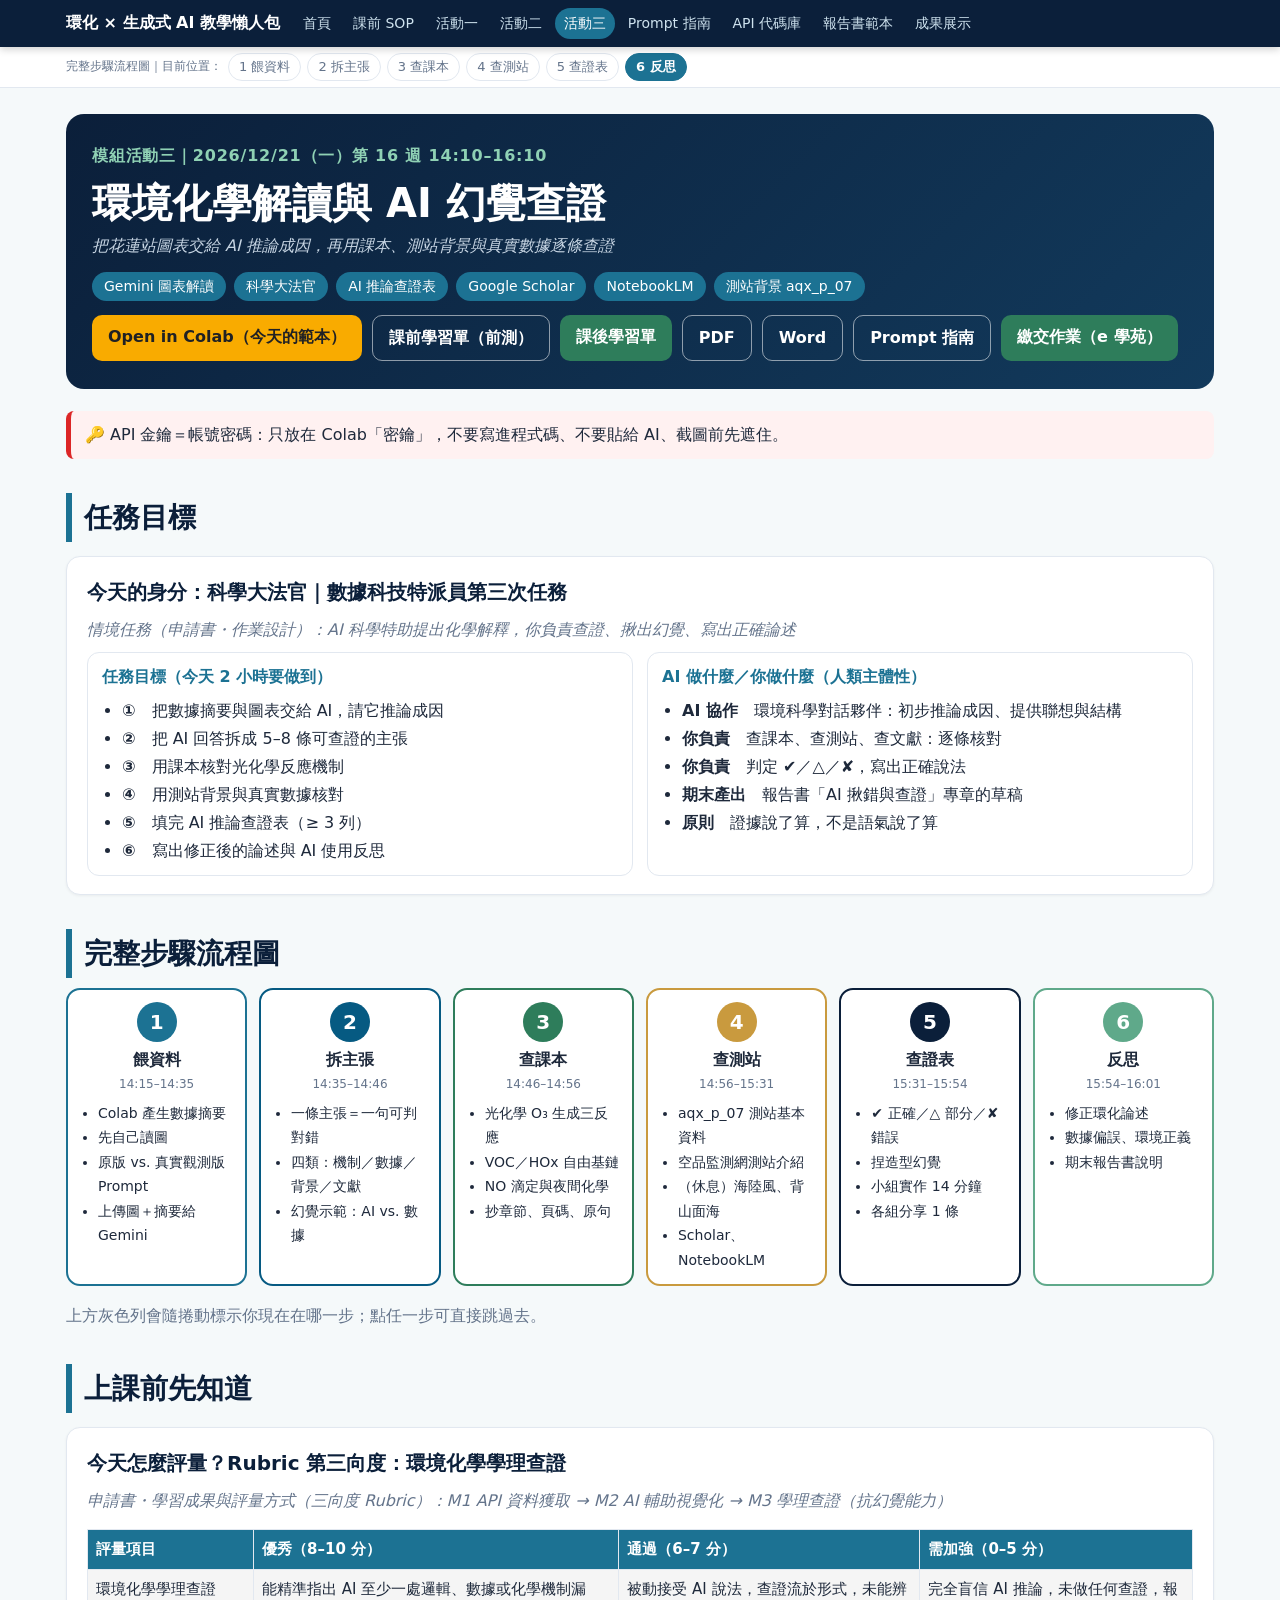
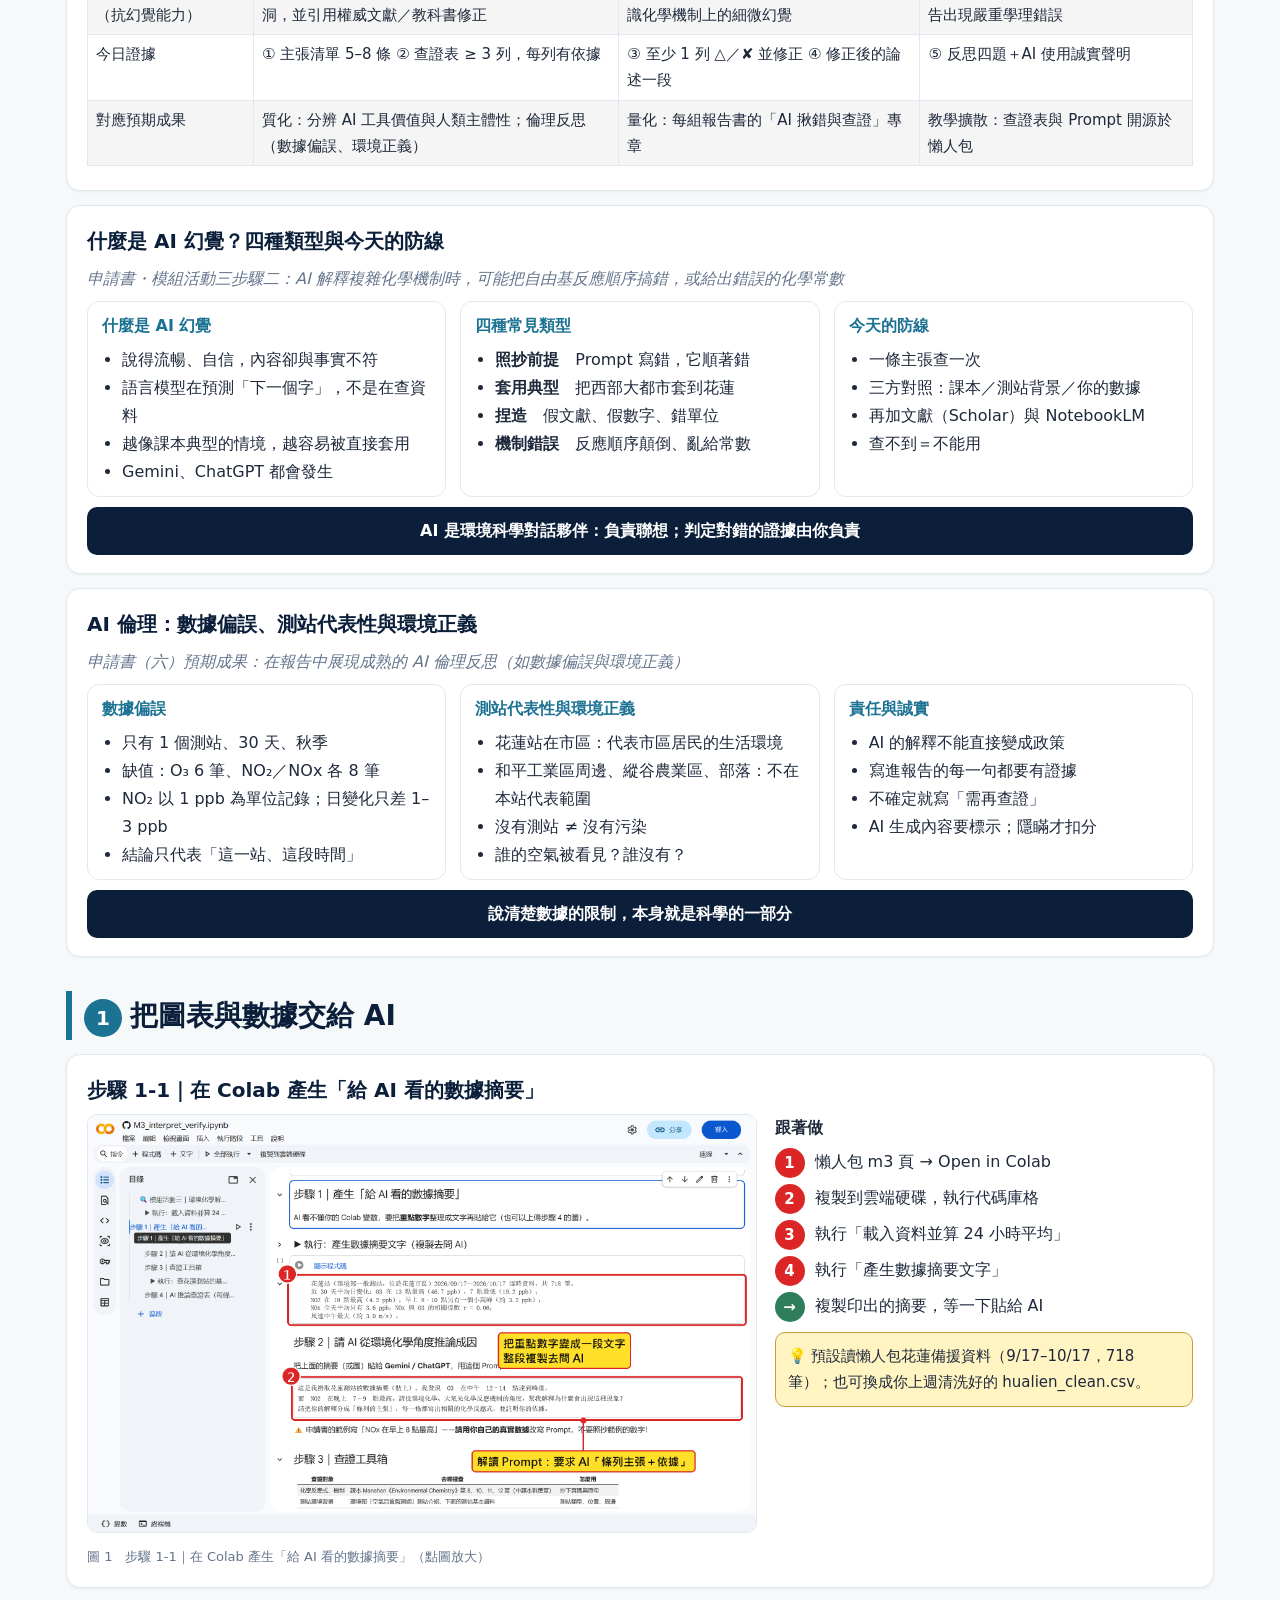
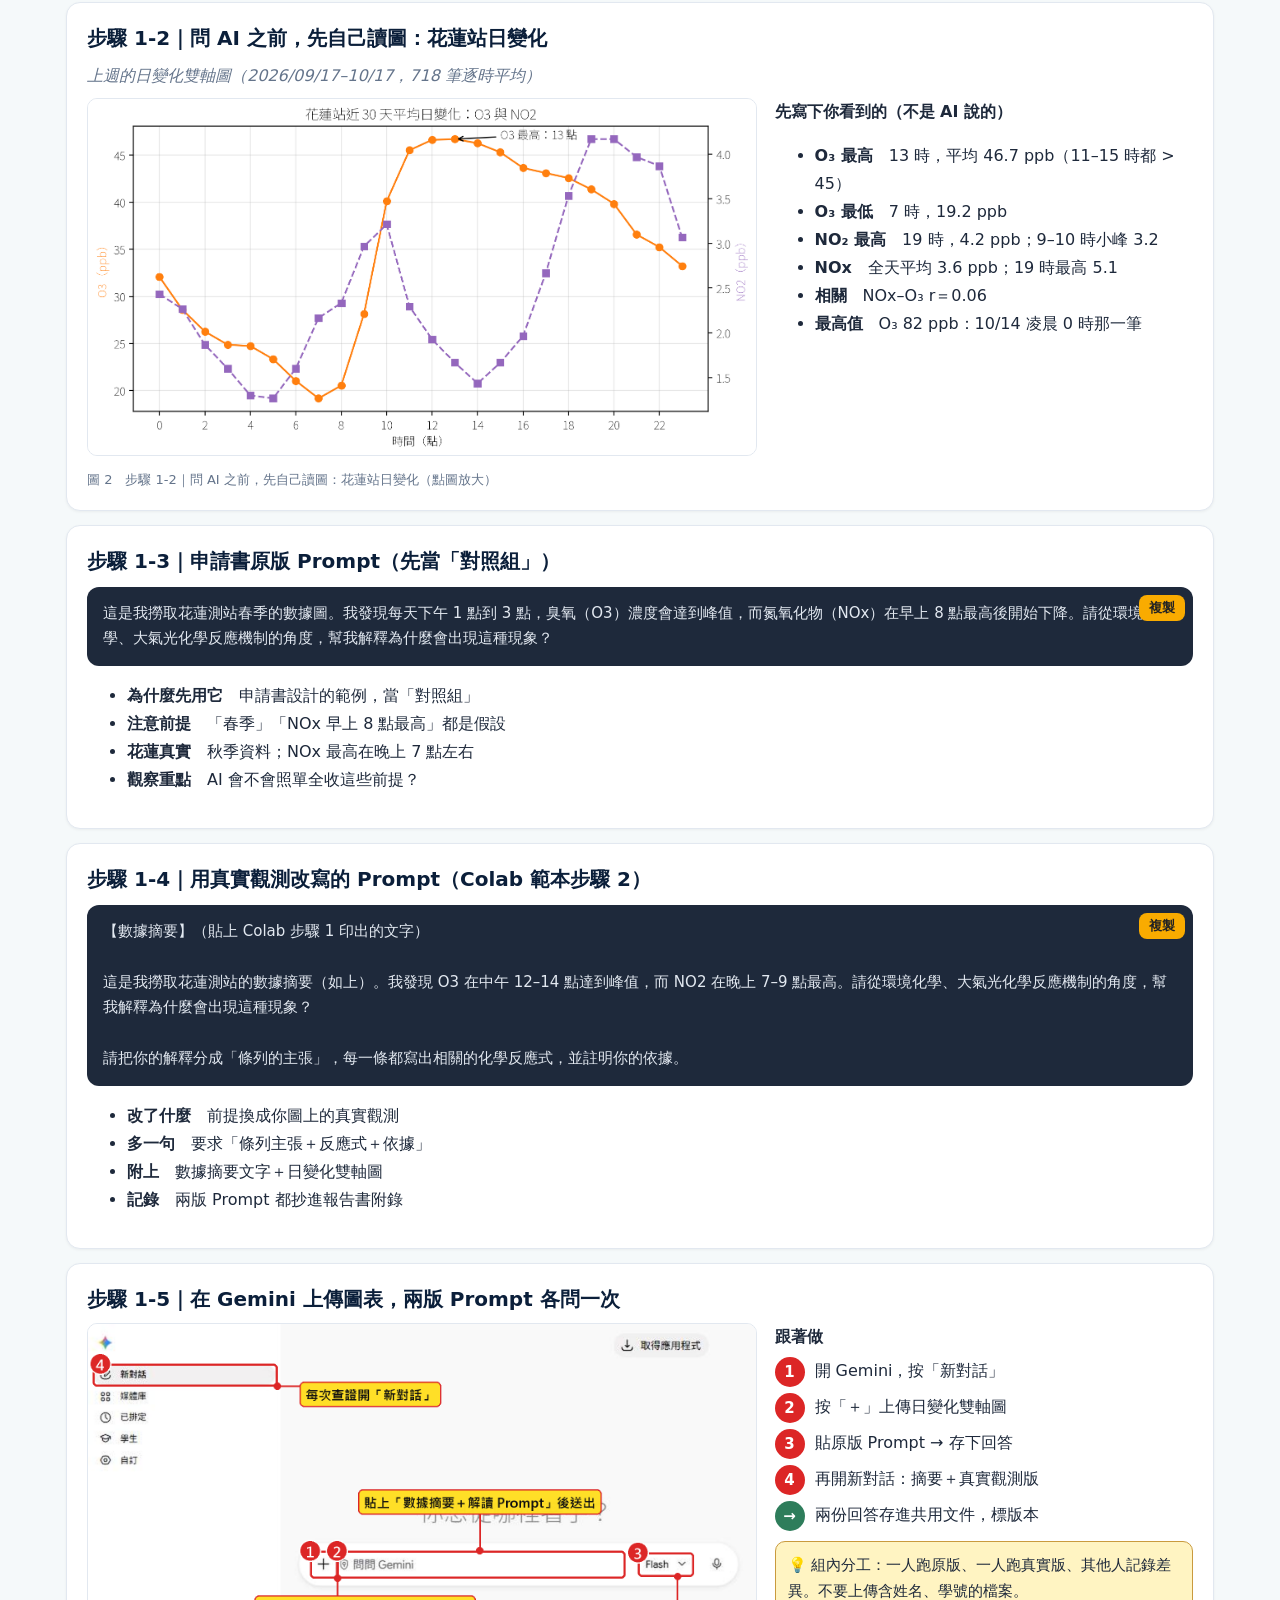
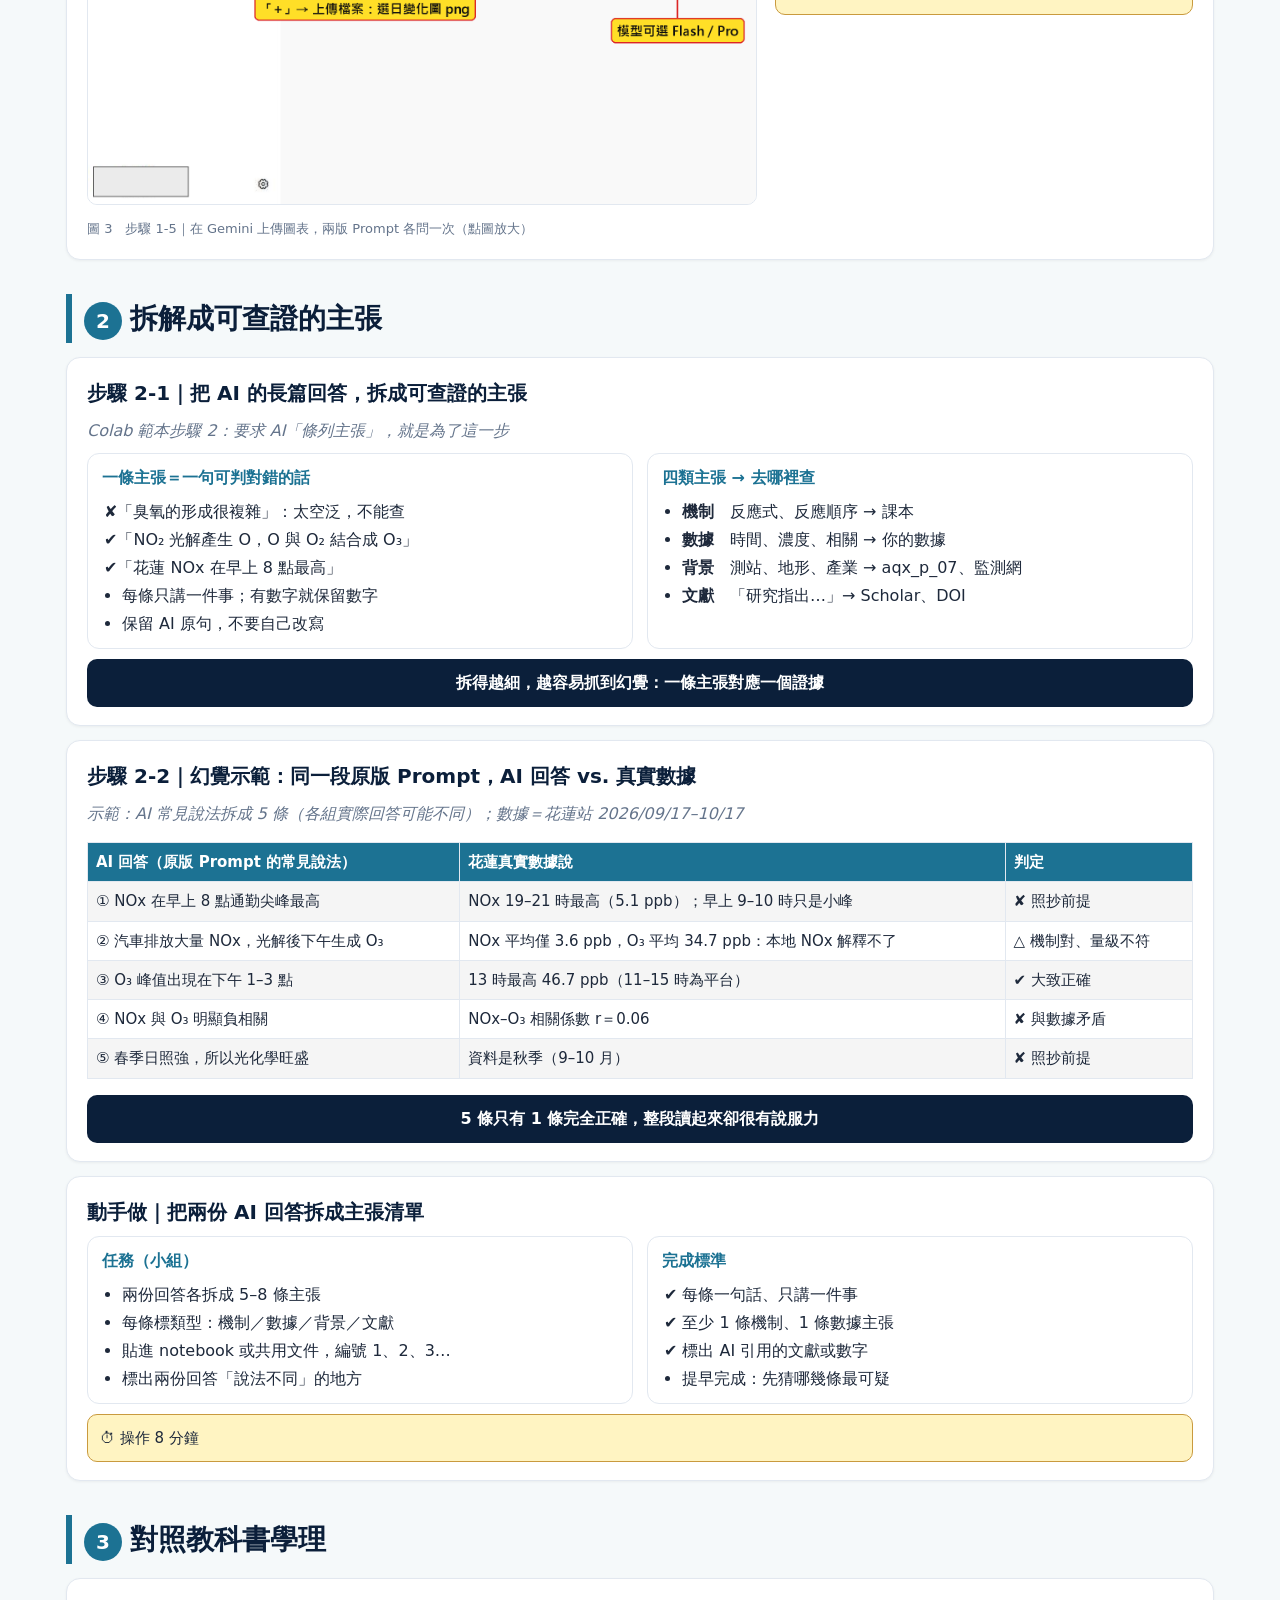
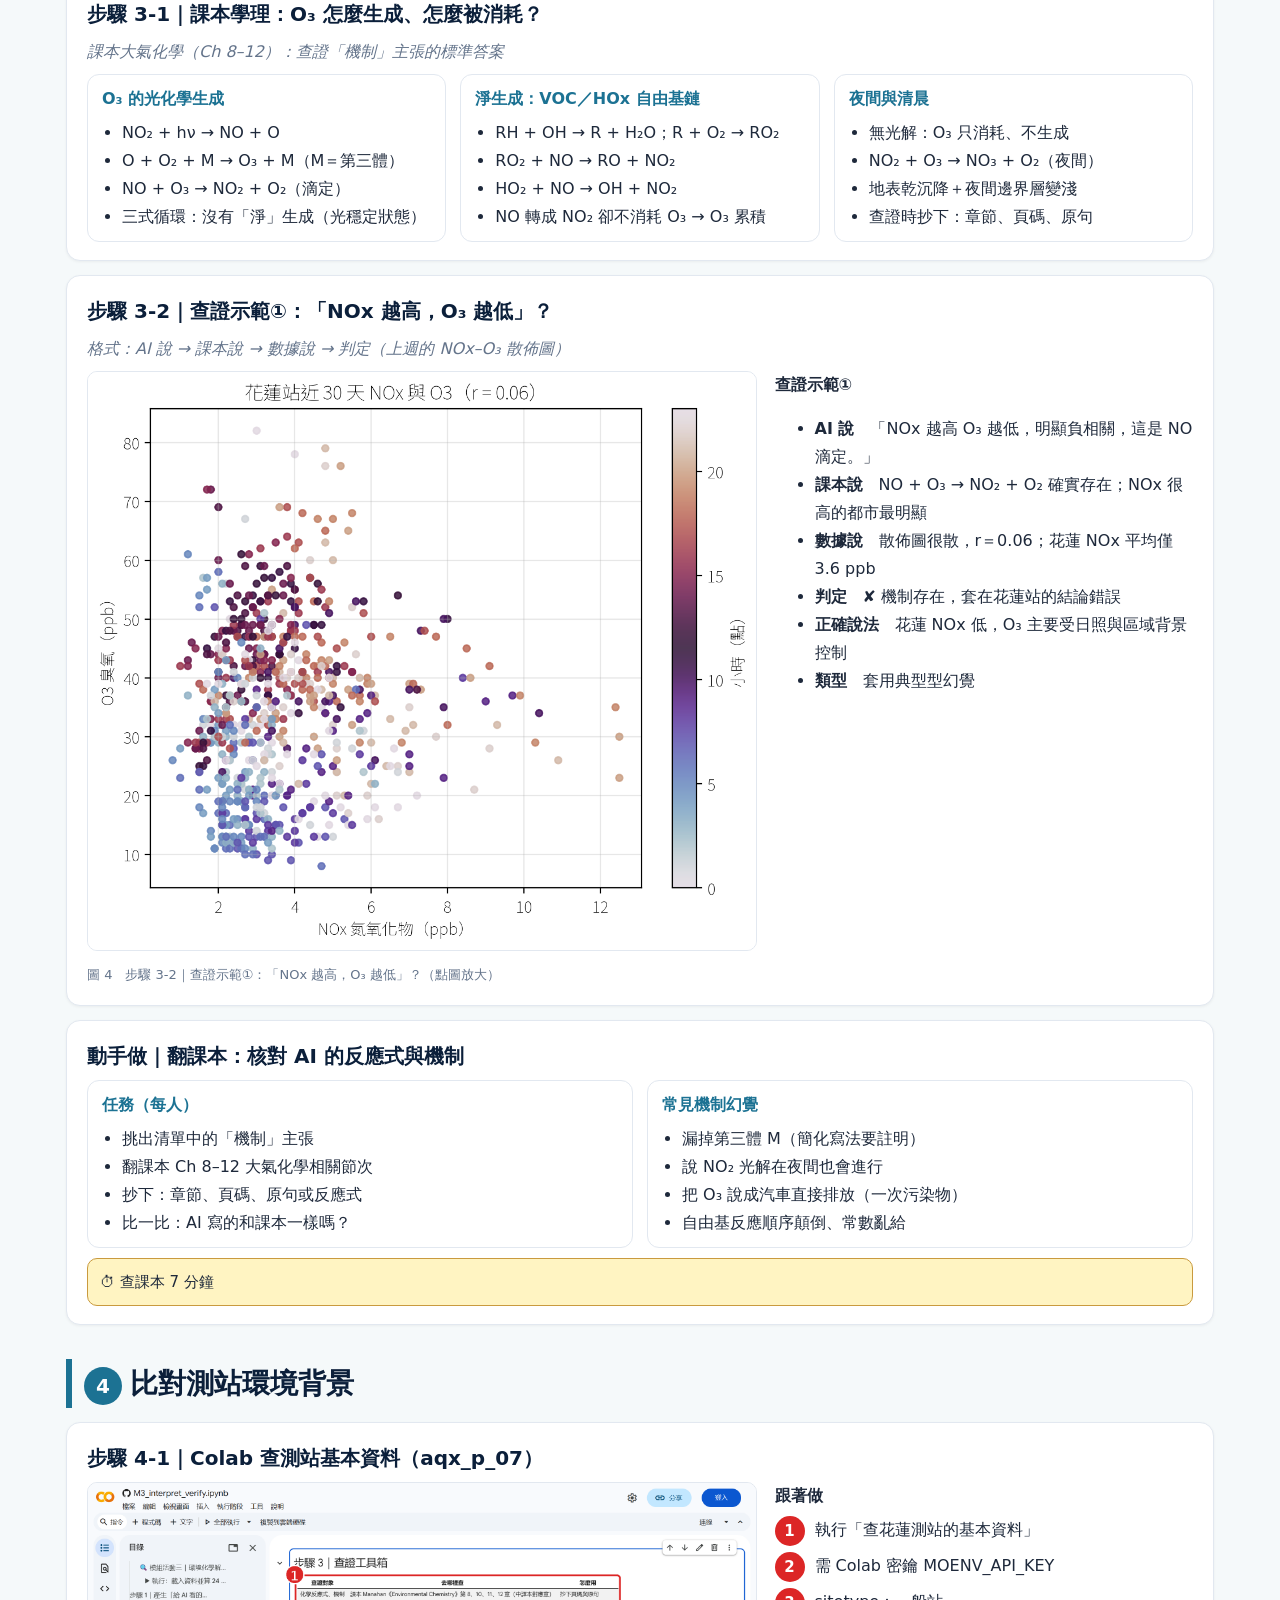
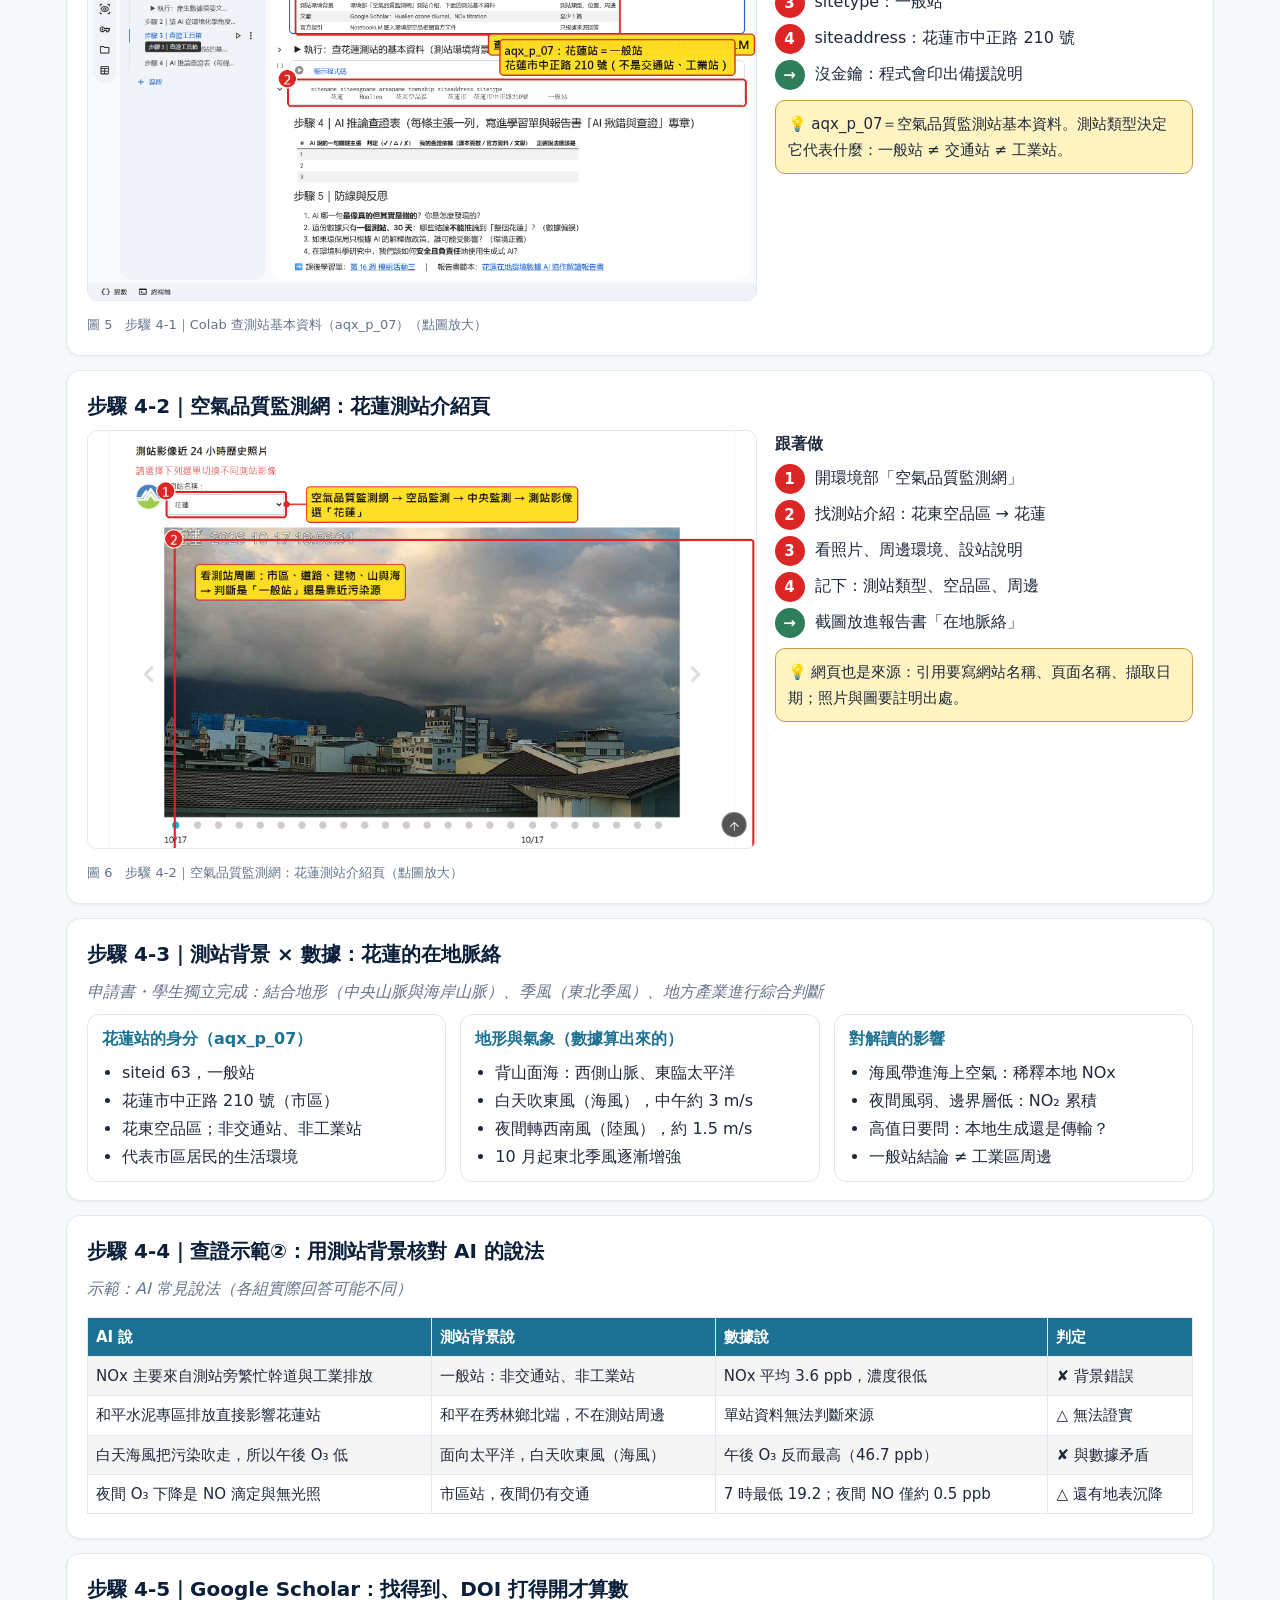
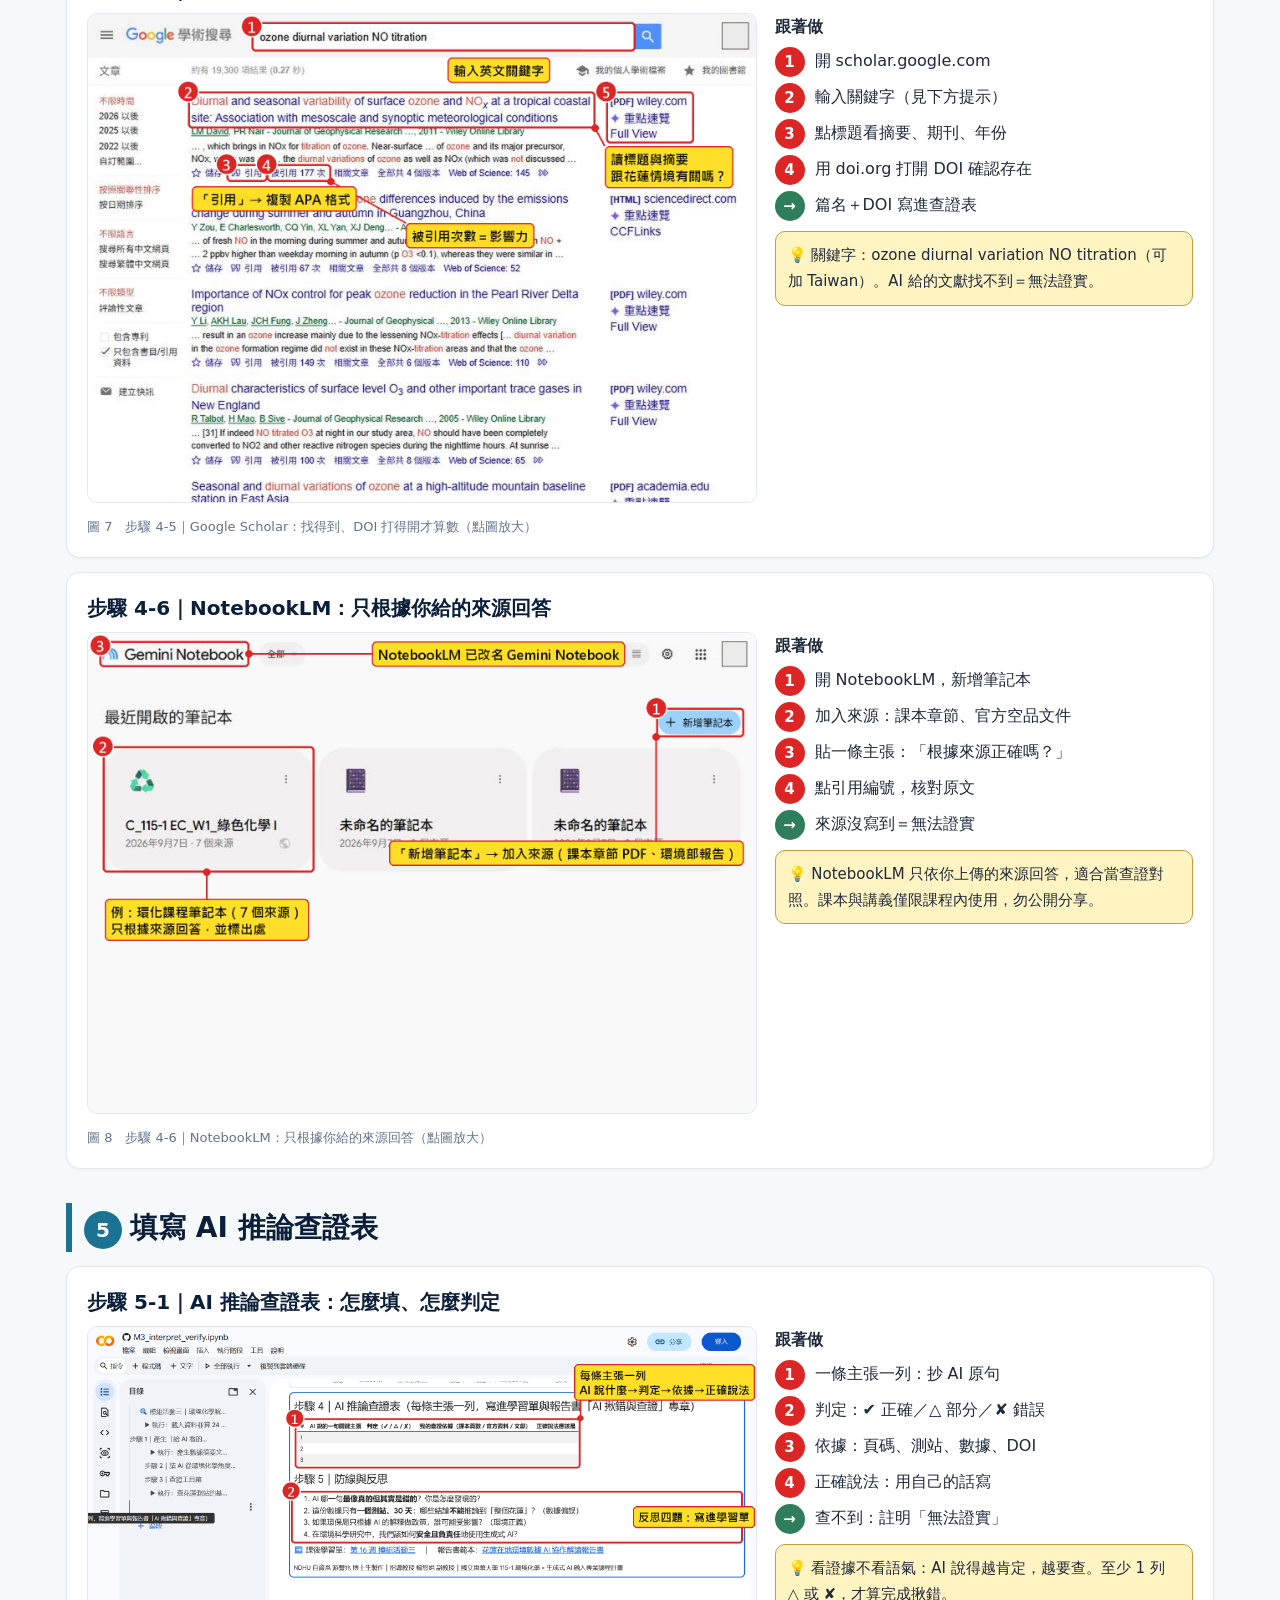
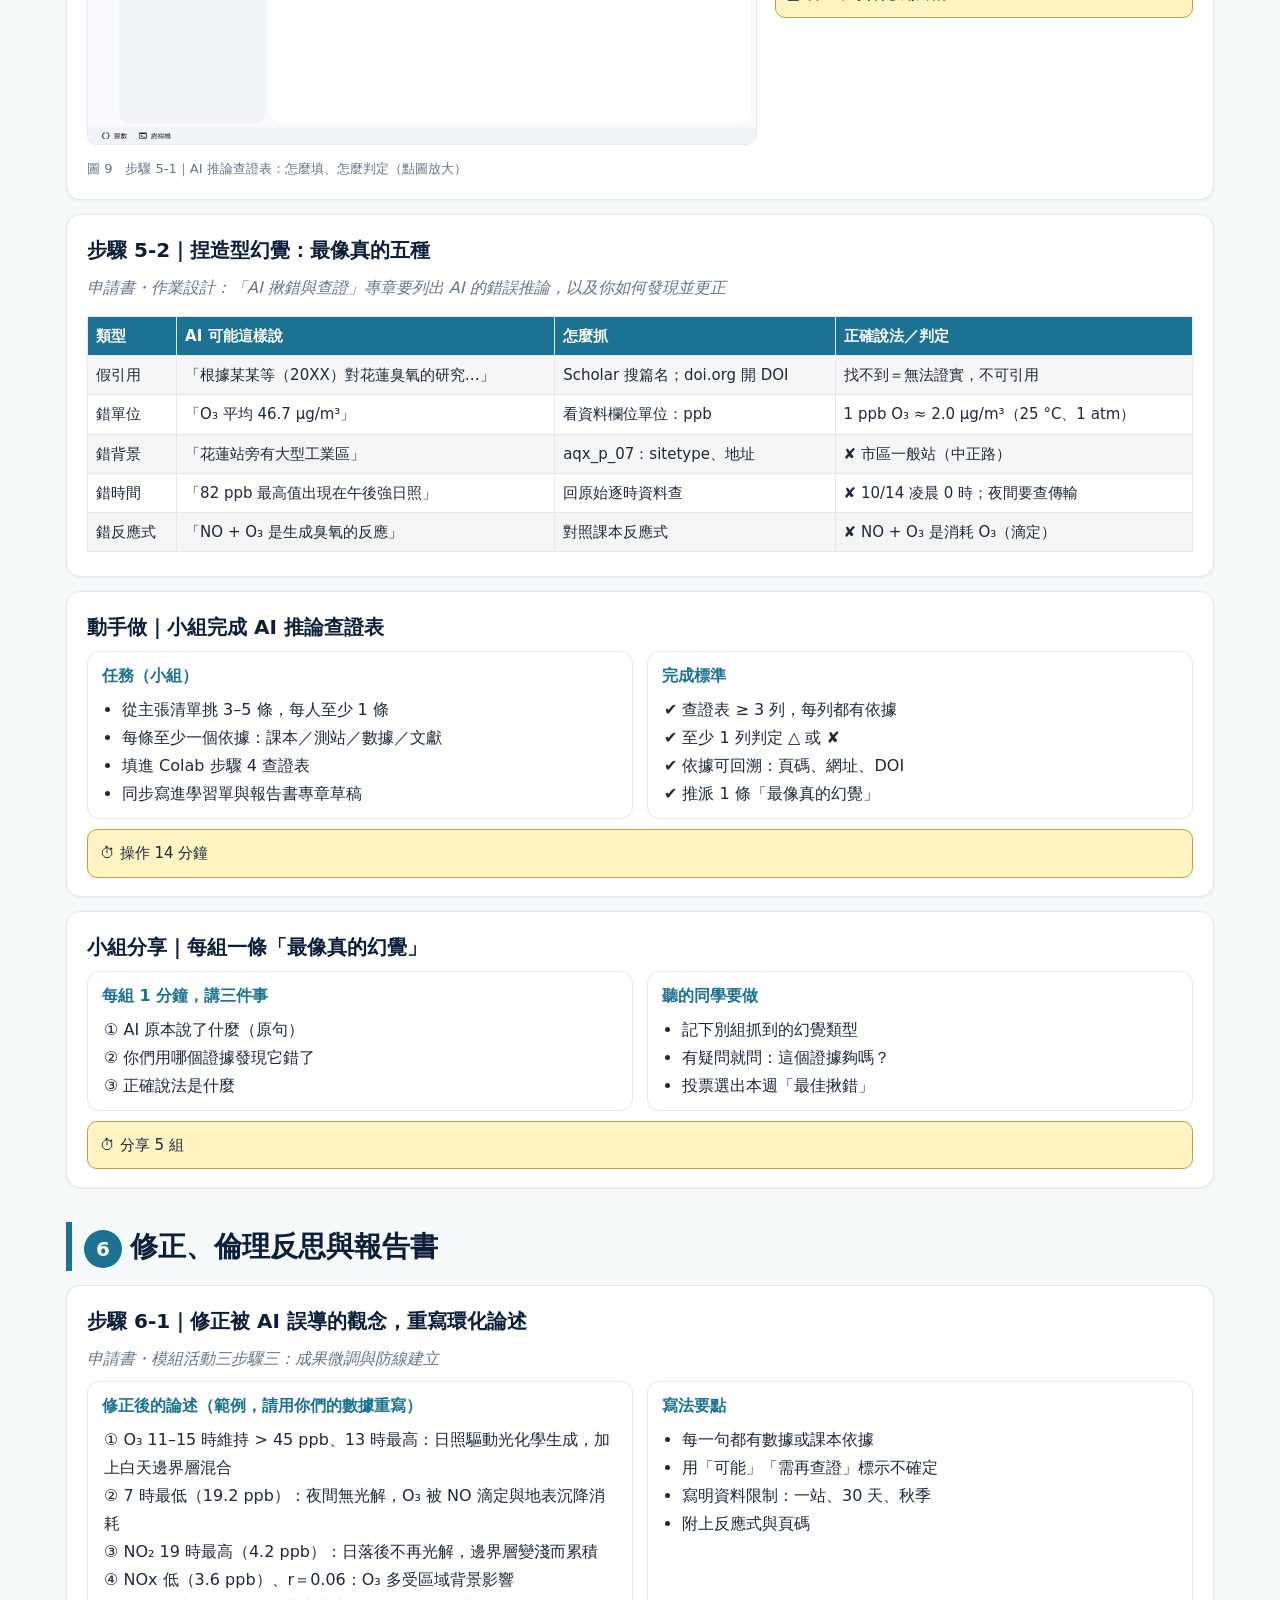
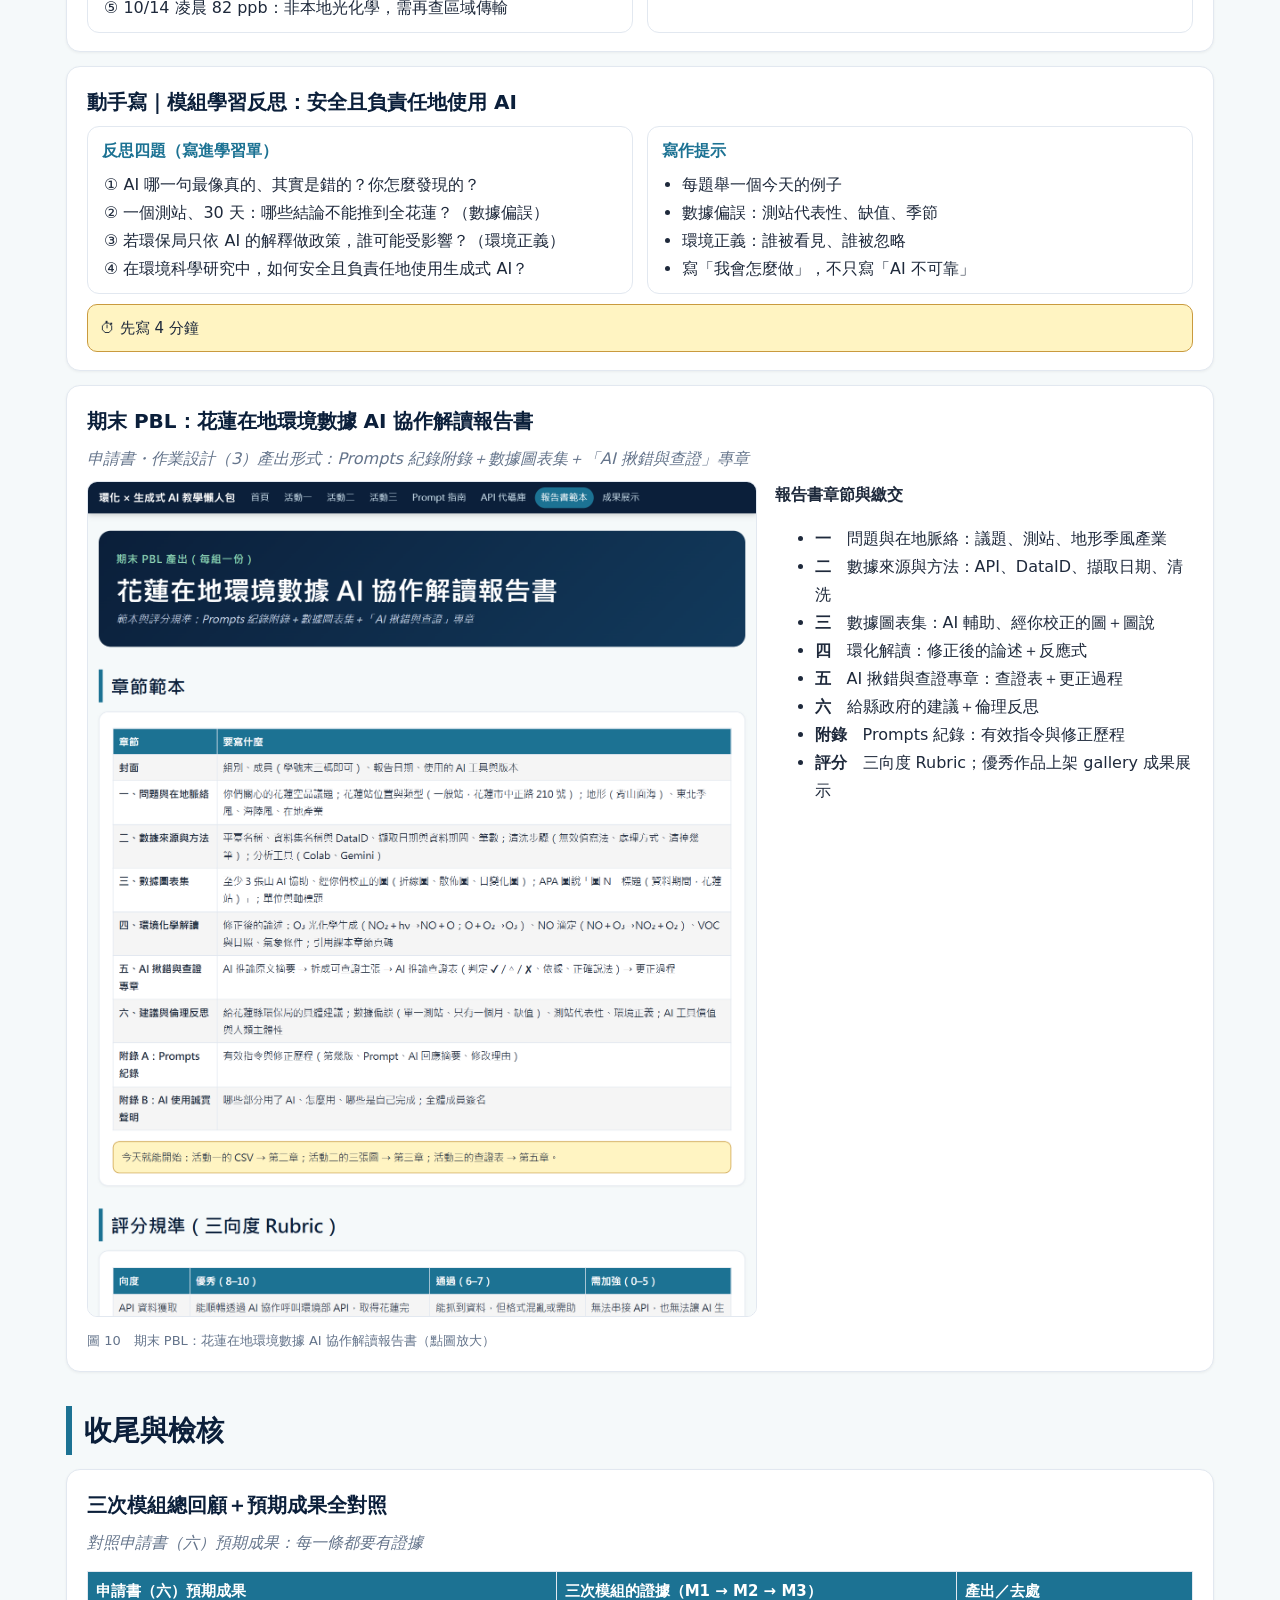
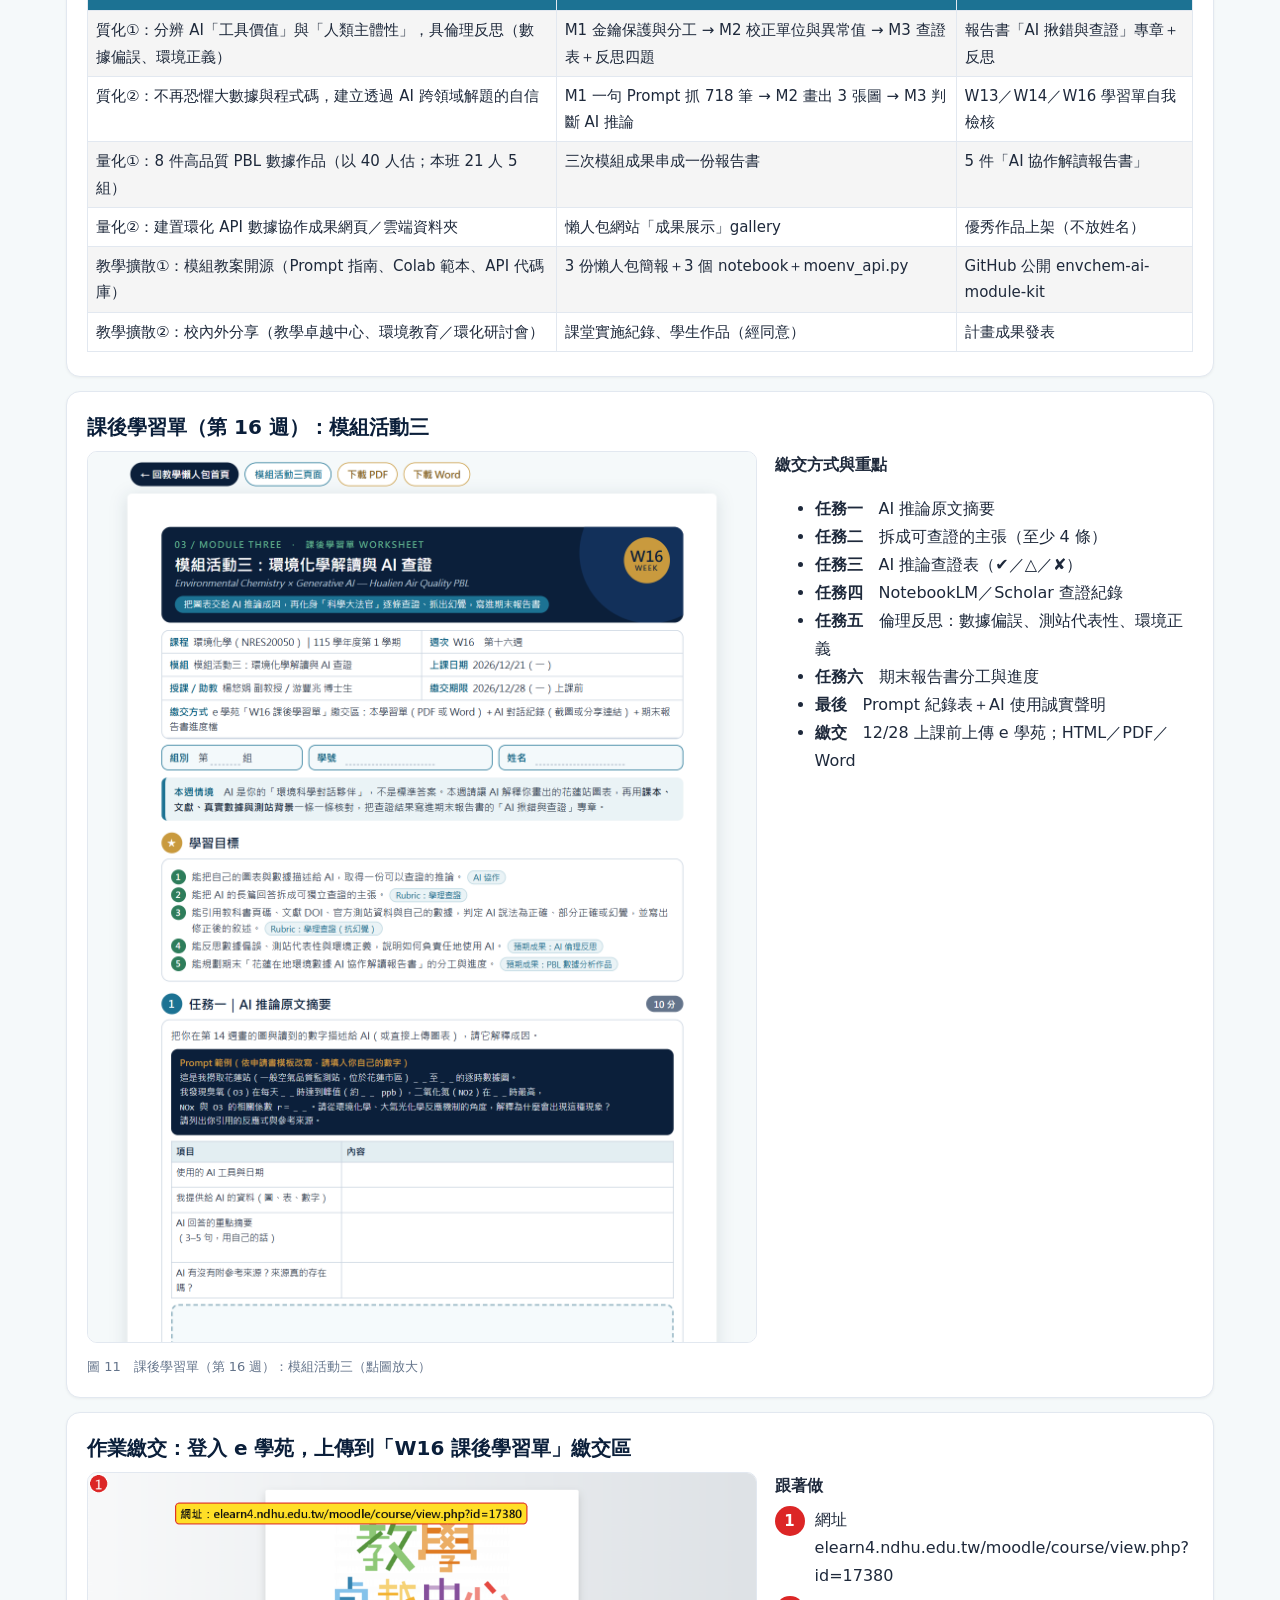
<file: m3.html>
<!doctype html><html lang="zh-Hant"><head><meta charset="utf-8"><meta name="viewport" content="width=device-width,initial-scale=1">
<title>模組活動三｜環境化學解讀與 AI 幻覺查證｜環化 × AI 教學懶人包</title><meta name="description" content="把花蓮站圖表交給 AI 推論成因，再用課本、測站背景與真實數據逐條查證"><link rel="stylesheet" href="assets/site.css"></head><body>
<header class="top"><div class="in"><a class="brand" href="index.html">環化 × 生成式 AI 教學懶人包</a><nav><a href="index.html">首頁</a><a href="sop_key.html">課前 SOP</a><a href="m1.html">活動一</a><a href="m2.html">活動二</a><a href="m3.html" class=on>活動三</a><a href="prompts.html">Prompt 指南</a><a href="api.html">API 代碼庫</a><a href="report.html">報告書範本</a><a href="gallery.html">成果展示</a></nav></div></header><div class="flowbar"><div class="in"><span class="lab">完整步驟流程圖｜目前位置：</span><a data-s="1" href="#s1">1 餵資料</a><a data-s="2" href="#s2">2 拆主張</a><a data-s="3" href="#s3">3 查課本</a><a data-s="4" href="#s4">4 查測站</a><a data-s="5" href="#s5">5 查證表</a><a data-s="6" href="#s6">6 反思</a></div></div>
<main><section class="hero"><div class="eb">模組活動三｜2026/12/21（一）第 16 週 14:10–16:10</div><h1>環境化學解讀與 AI 幻覺查證</h1>
<div class="sub">把花蓮站圖表交給 AI 推論成因，再用課本、測站背景與真實數據逐條查證</div><div class="tags"><span>Gemini 圖表解讀</span><span>科學大法官</span><span>AI 推論查證表</span><span>Google Scholar</span><span>NotebookLM</span><span>測站背景 aqx_p_07</span></div>
<div class="btns"><a class="btn or" href="https://colab.research.google.com/github/rlirdo/envchem-ai-module-kit/blob/main/notebooks/M3_interpret_verify.ipynb" target="_blank">Open in Colab（今天的範本）</a>
<a class="btn ol" href="worksheets/W16_M3_pre.html">課前學習單（前測）</a><a class="btn gr" href="worksheets/W16_M3.html">課後學習單</a><a class="btn ol" href="worksheets/W16_M3.pdf">PDF</a><a class="btn ol" href="worksheets/W16_M3.docx">Word</a>
<a class="btn ol" href="prompts.html">Prompt 指南</a><a class="btn gr" href="https://elearn4.ndhu.edu.tw/moodle/course/view.php?id=17380" target="_blank">繳交作業（e 學苑）</a></div></section>
<div class="note">🔑 API 金鑰＝帳號密碼：只放在 Colab「密鑰」，不要寫進程式碼、不要貼給 AI、截圖前先遮住。</div><h2>任務目標</h2><div class="card"><h3>今天的身分：科學大法官｜數據科技特派員第三次任務</h3><div class="sub">情境任務（申請書・作業設計）：AI 科學特助提出化學解釋，你負責查證、揪出幻覺、寫出正確論述</div><div class="cols"><div class="c"><h4>任務目標（今天 2 小時要做到）</h4><ul><li><b>①</b>　把數據摘要與圖表交給 AI，請它推論成因</li><li><b>②</b>　把 AI 回答拆成 5–8 條可查證的主張</li><li><b>③</b>　用課本核對光化學反應機制</li><li><b>④</b>　用測站背景與真實數據核對</li><li><b>⑤</b>　填完 AI 推論查證表（≥ 3 列）</li><li><b>⑥</b>　寫出修正後的論述與 AI 使用反思</li></ul></div><div class="c"><h4>AI 做什麼／你做什麼（人類主體性）</h4><ul><li><b>AI 協作</b>　環境科學對話夥伴：初步推論成因、提供聯想與結構</li><li><b>你負責</b>　查課本、查測站、查文獻：逐條核對</li><li><b>你負責</b>　判定 ✔／△／✘，寫出正確說法</li><li><b>期末產出</b>　報告書「AI 揪錯與查證」專章的草稿</li><li><b>原則</b>　證據說了算，不是語氣說了算</li></ul></div></div></div><h2>完整步驟流程圖</h2><div class="flow"><a href="#s1"><div class="s" style="border-color:#1C7293"><div class="c" style="background:#1C7293">1</div><h4>餵資料</h4><div class="t">14:15–14:35</div><ul><li>Colab 產生數據摘要</li><li>先自己讀圖</li><li>原版 vs. 真實觀測版 Prompt</li><li>上傳圖＋摘要給 Gemini</li></ul></div></a><a href="#s2"><div class="s" style="border-color:#065A82"><div class="c" style="background:#065A82">2</div><h4>拆主張</h4><div class="t">14:35–14:46</div><ul><li>一條主張＝一句可判對錯</li><li>四類：機制／數據／背景／文獻</li><li>幻覺示範：AI vs. 數據</li></ul></div></a><a href="#s3"><div class="s" style="border-color:#2E7D5B"><div class="c" style="background:#2E7D5B">3</div><h4>查課本</h4><div class="t">14:46–14:56</div><ul><li>光化學 O₃ 生成三反應</li><li>VOC／HOx 自由基鏈</li><li>NO 滴定與夜間化學</li><li>抄章節、頁碼、原句</li></ul></div></a><a href="#s4"><div class="s" style="border-color:#C99A3E"><div class="c" style="background:#C99A3E">4</div><h4>查測站</h4><div class="t">14:56–15:31</div><ul><li>aqx_p_07 測站基本資料</li><li>空品監測網測站介紹</li><li>（休息）海陸風、背山面海</li><li>Scholar、NotebookLM</li></ul></div></a><a href="#s5"><div class="s" style="border-color:#0B1F3A"><div class="c" style="background:#0B1F3A">5</div><h4>查證表</h4><div class="t">15:31–15:54</div><ul><li>✔ 正確／△ 部分／✘ 錯誤</li><li>捏造型幻覺</li><li>小組實作 14 分鐘</li><li>各組分享 1 條</li></ul></div></a><a href="#s6"><div class="s" style="border-color:#5FA98A"><div class="c" style="background:#5FA98A">6</div><h4>反思</h4><div class="t">15:54–16:01</div><ul><li>修正環化論述</li><li>數據偏誤、環境正義</li><li>期末報告書說明</li></ul></div></a></div><p style="color:var(--grey)">上方灰色列會隨捲動標示你現在在哪一步；點任一步可直接跳過去。</p><h2>上課前先知道</h2><div class="card"><h3>今天怎麼評量？Rubric 第三向度：環境化學學理查證</h3><div class="sub">申請書・學習成果與評量方式（三向度 Rubric）：M1 API 資料獲取 → M2 AI 輔助視覺化 → M3 學理查證（抗幻覺能力）</div><div class="tw"><table><tr><th>評量項目</th><th>優秀（8–10 分）</th><th>通過（6–7 分）</th><th>需加強（0–5 分）</th></tr><tr><td>環境化學學理查證（抗幻覺能力）</td><td>能精準指出 AI 至少一處邏輯、數據或化學機制漏洞，並引用權威文獻／教科書修正</td><td>被動接受 AI 說法，查證流於形式，未能辨識化學機制上的細微幻覺</td><td>完全盲信 AI 推論，未做任何查證，報告出現嚴重學理錯誤</td></tr><tr><td>今日證據</td><td>① 主張清單 5–8 條
② 查證表 ≥ 3 列，每列有依據</td><td>③ 至少 1 列 △／✘ 並修正
④ 修正後的論述一段</td><td>⑤ 反思四題＋AI 使用誠實聲明</td></tr><tr><td>對應預期成果</td><td>質化：分辨 AI 工具價值與人類主體性；倫理反思（數據偏誤、環境正義）</td><td>量化：每組報告書的「AI 揪錯與查證」專章</td><td>教學擴散：查證表與 Prompt 開源於懶人包</td></tr></table></div></div><div class="card"><h3>什麼是 AI 幻覺？四種類型與今天的防線</h3><div class="sub">申請書・模組活動三步驟二：AI 解釋複雜化學機制時，可能把自由基反應順序搞錯，或給出錯誤的化學常數</div><div class="cols"><div class="c"><h4>什麼是 AI 幻覺</h4><ul><li>說得流暢、自信，內容卻與事實不符</li><li>語言模型在預測「下一個字」，不是在查資料</li><li>越像課本典型的情境，越容易被直接套用</li><li>Gemini、ChatGPT 都會發生</li></ul></div><div class="c"><h4>四種常見類型</h4><ul><li><b>照抄前提</b>　Prompt 寫錯，它順著錯</li><li><b>套用典型</b>　把西部大都市套到花蓮</li><li><b>捏造</b>　假文獻、假數字、錯單位</li><li><b>機制錯誤</b>　反應順序顛倒、亂給常數</li></ul></div><div class="c"><h4>今天的防線</h4><ul><li>一條主張查一次</li><li>三方對照：課本／測站背景／你的數據</li><li>再加文獻（Scholar）與 NotebookLM</li><li>查不到＝不能用</li></ul></div></div><div class="banner">AI 是環境科學對話夥伴：負責聯想；判定對錯的證據由你負責</div></div><div class="card"><h3>AI 倫理：數據偏誤、測站代表性與環境正義</h3><div class="sub">申請書（六）預期成果：在報告中展現成熟的 AI 倫理反思（如數據偏誤與環境正義）</div><div class="cols"><div class="c"><h4>數據偏誤</h4><ul><li>只有 1 個測站、30 天、秋季</li><li>缺值：O₃ 6 筆、NO₂／NOx 各 8 筆</li><li>NO₂ 以 1 ppb 為單位記錄；日變化只差 1–3 ppb</li><li>結論只代表「這一站、這段時間」</li></ul></div><div class="c"><h4>測站代表性與環境正義</h4><ul><li>花蓮站在市區：代表市區居民的生活環境</li><li>和平工業區周邊、縱谷農業區、部落：不在本站代表範圍</li><li>沒有測站 ≠ 沒有污染</li><li>誰的空氣被看見？誰沒有？</li></ul></div><div class="c"><h4>責任與誠實</h4><ul><li>AI 的解釋不能直接變成政策</li><li>寫進報告的每一句都要有證據</li><li>不確定就寫「需再查證」</li><li>AI 生成內容要標示；隱瞞才扣分</li></ul></div></div><div class="banner">說清楚數據的限制，本身就是科學的一部分</div></div><section data-stage="1" id="s1"><h2><span class="no">1</span>把圖表與數據交給 AI</h2><div class="card"><h3>步驟 1-1｜在 Colab 產生「給 AI 看的數據摘要」</h3><div class="step"><figure><img loading="lazy" src="img/c3_summary.png" alt="步驟 1-1｜在 Colab 產生「給 AI 看的數據摘要」"><figcaption>圖 1　步驟 1-1｜在 Colab 產生「給 AI 看的數據摘要」（點圖放大）</figcaption></figure><div><b>跟著做</b><ol class="do"><li><b class="n">1</b><span>懶人包 m3 頁 → Open in Colab</span></li><li><b class="n">2</b><span>複製到雲端硬碟，執行代碼庫格</span></li><li><b class="n">3</b><span>執行「載入資料並算 24 小時平均」</span></li><li><b class="n">4</b><span>執行「產生數據摘要文字」</span></li><li><b class="n arr">→</b><span>複製印出的摘要，等一下貼給 AI</span></li></ol><div class="tip">💡 預設讀懶人包花蓮備援資料（9/17–10/17，718 筆）；也可換成你上週清洗好的 hualien_clean.csv。</div></div></div></div><div class="card"><h3>步驟 1-2｜問 AI 之前，先自己讀圖：花蓮站日變化</h3><div class="sub">上週的日變化雙軸圖（2026/09/17–10/17，718 筆逐時平均）</div><div class="step"><figure><img loading="lazy" src="img/fig_m2_diurnal.png" alt="步驟 1-2｜問 AI 之前，先自己讀圖：花蓮站日變化"><figcaption>圖 2　步驟 1-2｜問 AI 之前，先自己讀圖：花蓮站日變化（點圖放大）</figcaption></figure><div><b>先寫下你看到的（不是 AI 說的）</b><ul><li><b>O₃ 最高</b>　13 時，平均 46.7 ppb（11–15 時都 &gt; 45）</li><li><b>O₃ 最低</b>　7 時，19.2 ppb</li><li><b>NO₂ 最高</b>　19 時，4.2 ppb；9–10 時小峰 3.2</li><li><b>NOx</b>　全天平均 3.6 ppb；19 時最高 5.1</li><li><b>相關</b>　NOx–O₃ r＝0.06</li><li><b>最高值</b>　O₃ 82 ppb：10/14 凌晨 0 時那一筆</li></ul></div></div></div><div class="card"><h3>步驟 1-3｜申請書原版 Prompt（先當「對照組」）</h3><div class="pr"><button class="copy">複製</button><div class="pt">這是我撈取花蓮測站春季的數據圖。我發現每天下午 1 點到 3 點，臭氧（O3）濃度會達到峰值，而氮氧化物（NOx）在早上 8 點最高後開始下降。請從環境化學、大氣光化學反應機制的角度，幫我解釋為什麼會出現這種現象？</div></div><ul><li><b>為什麼先用它</b>　申請書設計的範例，當「對照組」</li><li><b>注意前提</b>　「春季」「NOx 早上 8 點最高」都是假設</li><li><b>花蓮真實</b>　秋季資料；NOx 最高在晚上 7 點左右</li><li><b>觀察重點</b>　AI 會不會照單全收這些前提？</li></ul></div><div class="card"><h3>步驟 1-4｜用真實觀測改寫的 Prompt（Colab 範本步驟 2）</h3><div class="pr"><button class="copy">複製</button><div class="pt">【數據摘要】（貼上 Colab 步驟 1 印出的文字）

這是我撈取花蓮測站的數據摘要（如上）。我發現 O3 在中午 12–14 點達到峰值，而 NO2 在晚上 7–9 點最高。請從環境化學、大氣光化學反應機制的角度，幫我解釋為什麼會出現這種現象？

請把你的解釋分成「條列的主張」，每一條都寫出相關的化學反應式，並註明你的依據。</div></div><ul><li><b>改了什麼</b>　前提換成你圖上的真實觀測</li><li><b>多一句</b>　要求「條列主張＋反應式＋依據」</li><li><b>附上</b>　數據摘要文字＋日變化雙軸圖</li><li><b>記錄</b>　兩版 Prompt 都抄進報告書附錄</li></ul></div><div class="card"><h3>步驟 1-5｜在 Gemini 上傳圖表，兩版 Prompt 各問一次</h3><div class="step"><figure><img loading="lazy" src="img/c3_gemini_upload.png" alt="步驟 1-5｜在 Gemini 上傳圖表，兩版 Prompt 各問一次"><figcaption>圖 3　步驟 1-5｜在 Gemini 上傳圖表，兩版 Prompt 各問一次（點圖放大）</figcaption></figure><div><b>跟著做</b><ol class="do"><li><b class="n">1</b><span>開 Gemini，按「新對話」</span></li><li><b class="n">2</b><span>按「＋」上傳日變化雙軸圖</span></li><li><b class="n">3</b><span>貼原版 Prompt → 存下回答</span></li><li><b class="n">4</b><span>再開新對話：摘要＋真實觀測版</span></li><li><b class="n arr">→</b><span>兩份回答存進共用文件，標版本</span></li></ol><div class="tip">💡 組內分工：一人跑原版、一人跑真實版、其他人記錄差異。不要上傳含姓名、學號的檔案。</div></div></div></div></section><section data-stage="2" id="s2"><h2><span class="no">2</span>拆解成可查證的主張</h2><div class="card"><h3>步驟 2-1｜把 AI 的長篇回答，拆成可查證的主張</h3><div class="sub">Colab 範本步驟 2：要求 AI「條列主張」，就是為了這一步</div><div class="cols"><div class="c"><h4>一條主張＝一句可判對錯的話</h4><ul><li style="list-style:none;margin-left:-18px">✘「臭氧的形成很複雜」：太空泛，不能查</li><li style="list-style:none;margin-left:-18px">✔「NO₂ 光解產生 O，O 與 O₂ 結合成 O₃」</li><li style="list-style:none;margin-left:-18px">✔「花蓮 NOx 在早上 8 點最高」</li><li>每條只講一件事；有數字就保留數字</li><li>保留 AI 原句，不要自己改寫</li></ul></div><div class="c"><h4>四類主張 → 去哪裡查</h4><ul><li><b>機制</b>　反應式、反應順序 → 課本</li><li><b>數據</b>　時間、濃度、相關 → 你的數據</li><li><b>背景</b>　測站、地形、產業 → aqx_p_07、監測網</li><li><b>文獻</b>　「研究指出…」→ Scholar、DOI</li></ul></div></div><div class="banner">拆得越細，越容易抓到幻覺：一條主張對應一個證據</div></div><div class="card"><h3>步驟 2-2｜幻覺示範：同一段原版 Prompt，AI 回答 vs. 真實數據</h3><div class="sub">示範：AI 常見說法拆成 5 條（各組實際回答可能不同）；數據＝花蓮站 2026/09/17–10/17</div><div class="tw"><table><tr><th>AI 回答（原版 Prompt 的常見說法）</th><th>花蓮真實數據說</th><th>判定</th></tr><tr><td>① NOx 在早上 8 點通勤尖峰最高</td><td>NOx 19–21 時最高（5.1 ppb）；早上 9–10 時只是小峰</td><td>✘ 照抄前提</td></tr><tr><td>② 汽車排放大量 NOx，光解後下午生成 O₃</td><td>NOx 平均僅 3.6 ppb，O₃ 平均 34.7 ppb：本地 NOx 解釋不了</td><td>△ 機制對、量級不符</td></tr><tr><td>③ O₃ 峰值出現在下午 1–3 點</td><td>13 時最高 46.7 ppb（11–15 時為平台）</td><td>✔ 大致正確</td></tr><tr><td>④ NOx 與 O₃ 明顯負相關</td><td>NOx–O₃ 相關係數 r＝0.06</td><td>✘ 與數據矛盾</td></tr><tr><td>⑤ 春季日照強，所以光化學旺盛</td><td>資料是秋季（9–10 月）</td><td>✘ 照抄前提</td></tr></table></div><div class="banner">5 條只有 1 條完全正確，整段讀起來卻很有說服力</div></div><div class="card"><h3>動手做｜把兩份 AI 回答拆成主張清單</h3><div class="cols"><div class="c"><h4>任務（小組）</h4><ul><li>兩份回答各拆成 5–8 條主張</li><li>每條標類型：機制／數據／背景／文獻</li><li>貼進 notebook 或共用文件，編號 1、2、3…</li><li>標出兩份回答「說法不同」的地方</li></ul></div><div class="c"><h4>完成標準</h4><ul><li style="list-style:none;margin-left:-18px">✔ 每條一句話、只講一件事</li><li style="list-style:none;margin-left:-18px">✔ 至少 1 條機制、1 條數據主張</li><li style="list-style:none;margin-left:-18px">✔ 標出 AI 引用的文獻或數字</li><li>提早完成：先猜哪幾條最可疑</li></ul></div></div><div class="tip">⏱ 操作 8 分鐘</div></div></section><section data-stage="3" id="s3"><h2><span class="no">3</span>對照教科書學理</h2><div class="card"><h3>步驟 3-1｜課本學理：O₃ 怎麼生成、怎麼被消耗？</h3><div class="sub">課本大氣化學（Ch 8–12）：查證「機制」主張的標準答案</div><div class="cols"><div class="c"><h4>O₃ 的光化學生成</h4><ul><li>NO₂ + hν → NO + O</li><li>O + O₂ + M → O₃ + M（M＝第三體）</li><li>NO + O₃ → NO₂ + O₂（滴定）</li><li>三式循環：沒有「淨」生成（光穩定狀態）</li></ul></div><div class="c"><h4>淨生成：VOC／HOx 自由基鏈</h4><ul><li>RH + OH → R + H₂O；R + O₂ → RO₂</li><li>RO₂ + NO → RO + NO₂</li><li>HO₂ + NO → OH + NO₂</li><li>NO 轉成 NO₂ 卻不消耗 O₃ → O₃ 累積</li></ul></div><div class="c"><h4>夜間與清晨</h4><ul><li>無光解：O₃ 只消耗、不生成</li><li>NO₂ + O₃ → NO₃ + O₂（夜間）</li><li>地表乾沉降＋夜間邊界層變淺</li><li>查證時抄下：章節、頁碼、原句</li></ul></div></div></div><div class="card"><h3>步驟 3-2｜查證示範①：「NOx 越高，O₃ 越低」？</h3><div class="sub">格式：AI 說 → 課本說 → 數據說 → 判定（上週的 NOx–O₃ 散佈圖）</div><div class="step"><figure><img loading="lazy" src="img/fig_m2_scatter.png" alt="步驟 3-2｜查證示範①：「NOx 越高，O₃ 越低」？"><figcaption>圖 4　步驟 3-2｜查證示範①：「NOx 越高，O₃ 越低」？（點圖放大）</figcaption></figure><div><b>查證示範①</b><ul><li><b>AI 說</b>　「NOx 越高 O₃ 越低，明顯負相關，這是 NO 滴定。」</li><li><b>課本說</b>　NO + O₃ → NO₂ + O₂ 確實存在；NOx 很高的都市最明顯</li><li><b>數據說</b>　散佈圖很散，r＝0.06；花蓮 NOx 平均僅 3.6 ppb</li><li><b>判定</b>　✘ 機制存在，套在花蓮站的結論錯誤</li><li><b>正確說法</b>　花蓮 NOx 低，O₃ 主要受日照與區域背景控制</li><li><b>類型</b>　套用典型型幻覺</li></ul></div></div></div><div class="card"><h3>動手做｜翻課本：核對 AI 的反應式與機制</h3><div class="cols"><div class="c"><h4>任務（每人）</h4><ul><li>挑出清單中的「機制」主張</li><li>翻課本 Ch 8–12 大氣化學相關節次</li><li>抄下：章節、頁碼、原句或反應式</li><li>比一比：AI 寫的和課本一樣嗎？</li></ul></div><div class="c"><h4>常見機制幻覺</h4><ul><li>漏掉第三體 M（簡化寫法要註明）</li><li>說 NO₂ 光解在夜間也會進行</li><li>把 O₃ 說成汽車直接排放（一次污染物）</li><li>自由基反應順序顛倒、常數亂給</li></ul></div></div><div class="tip">⏱ 查課本 7 分鐘</div></div></section><section data-stage="4" id="s4"><h2><span class="no">4</span>比對測站環境背景</h2><div class="card"><h3>步驟 4-1｜Colab 查測站基本資料（aqx_p_07）</h3><div class="step"><figure><img loading="lazy" src="img/c3_aqx07.png" alt="步驟 4-1｜Colab 查測站基本資料（aqx_p_07）"><figcaption>圖 5　步驟 4-1｜Colab 查測站基本資料（aqx_p_07）（點圖放大）</figcaption></figure><div><b>跟著做</b><ol class="do"><li><b class="n">1</b><span>執行「查花蓮測站的基本資料」</span></li><li><b class="n">2</b><span>需 Colab 密鑰 MOENV_API_KEY</span></li><li><b class="n">3</b><span>sitetype：一般站</span></li><li><b class="n">4</b><span>siteaddress：花蓮市中正路 210 號</span></li><li><b class="n arr">→</b><span>沒金鑰：程式會印出備援說明</span></li></ol><div class="tip">💡 aqx_p_07＝空氣品質監測站基本資料。測站類型決定它代表什麼：一般站 ≠ 交通站 ≠ 工業站。</div></div></div></div><div class="card"><h3>步驟 4-2｜空氣品質監測網：花蓮測站介紹頁</h3><div class="step"><figure><img loading="lazy" src="img/c3_airtw_station.png" alt="步驟 4-2｜空氣品質監測網：花蓮測站介紹頁"><figcaption>圖 6　步驟 4-2｜空氣品質監測網：花蓮測站介紹頁（點圖放大）</figcaption></figure><div><b>跟著做</b><ol class="do"><li><b class="n">1</b><span>開環境部「空氣品質監測網」</span></li><li><b class="n">2</b><span>找測站介紹：花東空品區 → 花蓮</span></li><li><b class="n">3</b><span>看照片、周邊環境、設站說明</span></li><li><b class="n">4</b><span>記下：測站類型、空品區、周邊</span></li><li><b class="n arr">→</b><span>截圖放進報告書「在地脈絡」</span></li></ol><div class="tip">💡 網頁也是來源：引用要寫網站名稱、頁面名稱、擷取日期；照片與圖要註明出處。</div></div></div></div><div class="card"><h3>步驟 4-3｜測站背景 × 數據：花蓮的在地脈絡</h3><div class="sub">申請書・學生獨立完成：結合地形（中央山脈與海岸山脈）、季風（東北季風）、地方產業進行綜合判斷</div><div class="cols"><div class="c"><h4>花蓮站的身分（aqx_p_07）</h4><ul><li>siteid 63，一般站</li><li>花蓮市中正路 210 號（市區）</li><li>花東空品區；非交通站、非工業站</li><li>代表市區居民的生活環境</li></ul></div><div class="c"><h4>地形與氣象（數據算出來的）</h4><ul><li>背山面海：西側山脈、東臨太平洋</li><li>白天吹東風（海風），中午約 3 m/s</li><li>夜間轉西南風（陸風），約 1.5 m/s</li><li>10 月起東北季風逐漸增強</li></ul></div><div class="c"><h4>對解讀的影響</h4><ul><li>海風帶進海上空氣：稀釋本地 NOx</li><li>夜間風弱、邊界層低：NO₂ 累積</li><li>高值日要問：本地生成還是傳輸？</li><li>一般站結論 ≠ 工業區周邊</li></ul></div></div></div><div class="card"><h3>步驟 4-4｜查證示範②：用測站背景核對 AI 的說法</h3><div class="sub">示範：AI 常見說法（各組實際回答可能不同）</div><div class="tw"><table><tr><th>AI 說</th><th>測站背景說</th><th>數據說</th><th>判定</th></tr><tr><td>NOx 主要來自測站旁繁忙幹道與工業排放</td><td>一般站：非交通站、非工業站</td><td>NOx 平均 3.6 ppb，濃度很低</td><td>✘ 背景錯誤</td></tr><tr><td>和平水泥專區排放直接影響花蓮站</td><td>和平在秀林鄉北端，不在測站周邊</td><td>單站資料無法判斷來源</td><td>△ 無法證實</td></tr><tr><td>白天海風把污染吹走，所以午後 O₃ 低</td><td>面向太平洋，白天吹東風（海風）</td><td>午後 O₃ 反而最高（46.7 ppb）</td><td>✘ 與數據矛盾</td></tr><tr><td>夜間 O₃ 下降是 NO 滴定與無光照</td><td>市區站，夜間仍有交通</td><td>7 時最低 19.2；夜間 NO 僅約 0.5 ppb</td><td>△ 還有地表沉降</td></tr></table></div></div><div class="card"><h3>步驟 4-5｜Google Scholar：找得到、DOI 打得開才算數</h3><div class="step"><figure><img loading="lazy" src="img/c3_scholar.png" alt="步驟 4-5｜Google Scholar：找得到、DOI 打得開才算數"><figcaption>圖 7　步驟 4-5｜Google Scholar：找得到、DOI 打得開才算數（點圖放大）</figcaption></figure><div><b>跟著做</b><ol class="do"><li><b class="n">1</b><span>開 scholar.google.com</span></li><li><b class="n">2</b><span>輸入關鍵字（見下方提示）</span></li><li><b class="n">3</b><span>點標題看摘要、期刊、年份</span></li><li><b class="n">4</b><span>用 doi.org 打開 DOI 確認存在</span></li><li><b class="n arr">→</b><span>篇名＋DOI 寫進查證表</span></li></ol><div class="tip">💡 關鍵字：ozone diurnal variation NO titration（可加 Taiwan）。AI 給的文獻找不到＝無法證實。</div></div></div></div><div class="card"><h3>步驟 4-6｜NotebookLM：只根據你給的來源回答</h3><div class="step"><figure><img loading="lazy" src="img/c3_notebooklm.png" alt="步驟 4-6｜NotebookLM：只根據你給的來源回答"><figcaption>圖 8　步驟 4-6｜NotebookLM：只根據你給的來源回答（點圖放大）</figcaption></figure><div><b>跟著做</b><ol class="do"><li><b class="n">1</b><span>開 NotebookLM，新增筆記本</span></li><li><b class="n">2</b><span>加入來源：課本章節、官方空品文件</span></li><li><b class="n">3</b><span>貼一條主張：「根據來源正確嗎？」</span></li><li><b class="n">4</b><span>點引用編號，核對原文</span></li><li><b class="n arr">→</b><span>來源沒寫到＝無法證實</span></li></ol><div class="tip">💡 NotebookLM 只依你上傳的來源回答，適合當查證對照。課本與講義僅限課程內使用，勿公開分享。</div></div></div></div></section><section data-stage="5" id="s5"><h2><span class="no">5</span>填寫 AI 推論查證表</h2><div class="card"><h3>步驟 5-1｜AI 推論查證表：怎麼填、怎麼判定</h3><div class="step"><figure><img loading="lazy" src="img/c3_verify_table.png" alt="步驟 5-1｜AI 推論查證表：怎麼填、怎麼判定"><figcaption>圖 9　步驟 5-1｜AI 推論查證表：怎麼填、怎麼判定（點圖放大）</figcaption></figure><div><b>跟著做</b><ol class="do"><li><b class="n">1</b><span>一條主張一列：抄 AI 原句</span></li><li><b class="n">2</b><span>判定：✔ 正確／△ 部分／✘ 錯誤</span></li><li><b class="n">3</b><span>依據：頁碼、測站、數據、DOI</span></li><li><b class="n">4</b><span>正確說法：用自己的話寫</span></li><li><b class="n arr">→</b><span>查不到：註明「無法證實」</span></li></ol><div class="tip">💡 看證據不看語氣：AI 說得越肯定，越要查。至少 1 列 △ 或 ✘，才算完成揪錯。</div></div></div></div><div class="card"><h3>步驟 5-2｜捏造型幻覺：最像真的五種</h3><div class="sub">申請書・作業設計：「AI 揪錯與查證」專章要列出 AI 的錯誤推論，以及你如何發現並更正</div><div class="tw"><table><tr><th>類型</th><th>AI 可能這樣說</th><th>怎麼抓</th><th>正確說法／判定</th></tr><tr><td>假引用</td><td>「根據某某等（20XX）對花蓮臭氧的研究…」</td><td>Scholar 搜篇名；doi.org 開 DOI</td><td>找不到＝無法證實，不可引用</td></tr><tr><td>錯單位</td><td>「O₃ 平均 46.7 μg/m³」</td><td>看資料欄位單位：ppb</td><td>1 ppb O₃ ≈ 2.0 μg/m³（25 °C、1 atm）</td></tr><tr><td>錯背景</td><td>「花蓮站旁有大型工業區」</td><td>aqx_p_07：sitetype、地址</td><td>✘ 市區一般站（中正路）</td></tr><tr><td>錯時間</td><td>「82 ppb 最高值出現在午後強日照」</td><td>回原始逐時資料查</td><td>✘ 10/14 凌晨 0 時；夜間要查傳輸</td></tr><tr><td>錯反應式</td><td>「NO + O₃ 是生成臭氧的反應」</td><td>對照課本反應式</td><td>✘ NO + O₃ 是消耗 O₃（滴定）</td></tr></table></div></div><div class="card"><h3>動手做｜小組完成 AI 推論查證表</h3><div class="cols"><div class="c"><h4>任務（小組）</h4><ul><li>從主張清單挑 3–5 條，每人至少 1 條</li><li>每條至少一個依據：課本／測站／數據／文獻</li><li>填進 Colab 步驟 4 查證表</li><li>同步寫進學習單與報告書專章草稿</li></ul></div><div class="c"><h4>完成標準</h4><ul><li style="list-style:none;margin-left:-18px">✔ 查證表 ≥ 3 列，每列都有依據</li><li style="list-style:none;margin-left:-18px">✔ 至少 1 列判定 △ 或 ✘</li><li style="list-style:none;margin-left:-18px">✔ 依據可回溯：頁碼、網址、DOI</li><li style="list-style:none;margin-left:-18px">✔ 推派 1 條「最像真的幻覺」</li></ul></div></div><div class="tip">⏱ 操作 14 分鐘</div></div><div class="card"><h3>小組分享｜每組一條「最像真的幻覺」</h3><div class="cols"><div class="c"><h4>每組 1 分鐘，講三件事</h4><ul><li style="list-style:none;margin-left:-18px">① AI 原本說了什麼（原句）</li><li style="list-style:none;margin-left:-18px">② 你們用哪個證據發現它錯了</li><li style="list-style:none;margin-left:-18px">③ 正確說法是什麼</li></ul></div><div class="c"><h4>聽的同學要做</h4><ul><li>記下別組抓到的幻覺類型</li><li>有疑問就問：這個證據夠嗎？</li><li>投票選出本週「最佳揪錯」</li></ul></div></div><div class="tip">⏱ 分享 5 組</div></div></section><section data-stage="6" id="s6"><h2><span class="no">6</span>修正、倫理反思與報告書</h2><div class="card"><h3>步驟 6-1｜修正被 AI 誤導的觀念，重寫環化論述</h3><div class="sub">申請書・模組活動三步驟三：成果微調與防線建立</div><div class="cols"><div class="c"><h4>修正後的論述（範例，請用你們的數據重寫）</h4><ul><li style="list-style:none;margin-left:-18px">① O₃ 11–15 時維持 &gt; 45 ppb、13 時最高：日照驅動光化學生成，加上白天邊界層混合</li><li style="list-style:none;margin-left:-18px">② 7 時最低（19.2 ppb）：夜間無光解，O₃ 被 NO 滴定與地表沉降消耗</li><li style="list-style:none;margin-left:-18px">③ NO₂ 19 時最高（4.2 ppb）：日落後不再光解，邊界層變淺而累積</li><li style="list-style:none;margin-left:-18px">④ NOx 低（3.6 ppb）、r＝0.06：O₃ 多受區域背景影響</li><li style="list-style:none;margin-left:-18px">⑤ 10/14 凌晨 82 ppb：非本地光化學，需再查區域傳輸</li></ul></div><div class="c"><h4>寫法要點</h4><ul><li>每一句都有數據或課本依據</li><li>用「可能」「需再查證」標示不確定</li><li>寫明資料限制：一站、30 天、秋季</li><li>附上反應式與頁碼</li></ul></div></div></div><div class="card"><h3>動手寫｜模組學習反思：安全且負責任地使用 AI</h3><div class="cols"><div class="c"><h4>反思四題（寫進學習單）</h4><ul><li style="list-style:none;margin-left:-18px">① AI 哪一句最像真的、其實是錯的？你怎麼發現的？</li><li style="list-style:none;margin-left:-18px">② 一個測站、30 天：哪些結論不能推到全花蓮？（數據偏誤）</li><li style="list-style:none;margin-left:-18px">③ 若環保局只依 AI 的解釋做政策，誰可能受影響？（環境正義）</li><li style="list-style:none;margin-left:-18px">④ 在環境科學研究中，如何安全且負責任地使用生成式 AI？</li></ul></div><div class="c"><h4>寫作提示</h4><ul><li>每題舉一個今天的例子</li><li>數據偏誤：測站代表性、缺值、季節</li><li>環境正義：誰被看見、誰被忽略</li><li>寫「我會怎麼做」，不只寫「AI 不可靠」</li></ul></div></div><div class="tip">⏱ 先寫 4 分鐘</div></div><div class="card"><h3>期末 PBL：花蓮在地環境數據 AI 協作解讀報告書</h3><div class="sub">申請書・作業設計（3）產出形式：Prompts 紀錄附錄＋數據圖表集＋「AI 揪錯與查證」專章</div><div class="step"><figure><img loading="lazy" src="img/report_preview.png" alt="期末 PBL：花蓮在地環境數據 AI 協作解讀報告書"><figcaption>圖 10　期末 PBL：花蓮在地環境數據 AI 協作解讀報告書（點圖放大）</figcaption></figure><div><b>報告書章節與繳交</b><ul><li><b>一</b>　問題與在地脈絡：議題、測站、地形季風產業</li><li><b>二</b>　數據來源與方法：API、DataID、擷取日期、清洗</li><li><b>三</b>　數據圖表集：AI 輔助、經你校正的圖＋圖說</li><li><b>四</b>　環化解讀：修正後的論述＋反應式</li><li><b>五</b>　AI 揪錯與查證專章：查證表＋更正過程</li><li><b>六</b>　給縣政府的建議＋倫理反思</li><li><b>附錄</b>　Prompts 紀錄：有效指令與修正歷程</li><li><b>評分</b>　三向度 Rubric；優秀作品上架 gallery 成果展示</li></ul></div></div></div></section><h2>收尾與檢核</h2><div class="card"><h3>三次模組總回顧＋預期成果全對照</h3><div class="sub">對照申請書（六）預期成果：每一條都要有證據</div><div class="tw"><table><tr><th>申請書（六）預期成果</th><th>三次模組的證據（M1 → M2 → M3）</th><th>產出／去處</th></tr><tr><td>質化①：分辨 AI「工具價值」與「人類主體性」，具倫理反思（數據偏誤、環境正義）</td><td>M1 金鑰保護與分工 → M2 校正單位與異常值 → M3 查證表＋反思四題</td><td>報告書「AI 揪錯與查證」專章＋反思</td></tr><tr><td>質化②：不再恐懼大數據與程式碼，建立透過 AI 跨領域解題的自信</td><td>M1 一句 Prompt 抓 718 筆 → M2 畫出 3 張圖 → M3 判斷 AI 推論</td><td>W13／W14／W16 學習單自我檢核</td></tr><tr><td>量化①：8 件高品質 PBL 數據作品（以 40 人估；本班 21 人 5 組）</td><td>三次模組成果串成一份報告書</td><td>5 件「AI 協作解讀報告書」</td></tr><tr><td>量化②：建置環化 API 數據協作成果網頁／雲端資料夾</td><td>懶人包網站「成果展示」gallery</td><td>優秀作品上架（不放姓名）</td></tr><tr><td>教學擴散①：模組教案開源（Prompt 指南、Colab 範本、API 代碼庫）</td><td>3 份懶人包簡報＋3 個 notebook＋moenv_api.py</td><td>GitHub 公開 envchem-ai-module-kit</td></tr><tr><td>教學擴散②：校內外分享（教學卓越中心、環境教育／環化研討會）</td><td>課堂實施紀錄、學生作品（經同意）</td><td>計畫成果發表</td></tr></table></div></div><div class="card"><h3>課後學習單（第 16 週）：模組活動三</h3><div class="step"><figure><img loading="lazy" src="img/ws_W16_preview.png" alt="課後學習單（第 16 週）：模組活動三"><figcaption>圖 11　課後學習單（第 16 週）：模組活動三（點圖放大）</figcaption></figure><div><b>繳交方式與重點</b><ul><li><b>任務一</b>　AI 推論原文摘要</li><li><b>任務二</b>　拆成可查證的主張（至少 4 條）</li><li><b>任務三</b>　AI 推論查證表（✔／△／✘）</li><li><b>任務四</b>　NotebookLM／Scholar 查證紀錄</li><li><b>任務五</b>　倫理反思：數據偏誤、測站代表性、環境正義</li><li><b>任務六</b>　期末報告書分工與進度</li><li><b>最後</b>　Prompt 紀錄表＋AI 使用誠實聲明</li><li><b>繳交</b>　12/28 上課前上傳 e 學苑；HTML／PDF／Word</li></ul></div></div></div><div class="card"><h3>作業繳交：登入 e 學苑，上傳到「W16 課後學習單」繳交區</h3><div class="step"><figure><img loading="lazy" src="img/c_elearn_login.png" alt="作業繳交：登入 e 學苑，上傳到「W16 課後學習單」繳交區"><figcaption>圖 12　作業繳交：登入 e 學苑，上傳到「W16 課後學習單」繳交區（點圖放大）</figcaption></figure><div><b>跟著做</b><ol class="do"><li><b class="n">1</b><span>網址 elearn4.ndhu.edu.tw/moodle/course/view.php?id=17380</span></li><li><b class="n">2</b><span>帳號：東華學號；密碼：校務系統密碼</span></li><li><b class="n">3</b><span>進入「115-1 環境化學」→ 第 16 週「W16 課後學習單」繳交區</span></li><li><b class="n">4</b><span>上傳：學習單＋AI 推論查證表＋AI 對話紀錄截圖</span></li><li><b class="n arr">→</b><span>12/28 上課前；逾期不補交</span></li></ol><div class="tip">💡 學生版網站每一頁的「繳交」按鈕都會直接連到 e 學苑課程頁；用手機也可以上傳。檔案請用「學號_W16」開頭命名。</div></div></div></div><div class="card"><h3>下一步</h3><p>完成<a href="worksheets/W16_M3.html">課後學習單</a>（HTML 可直接列印；也可下載 <a href="worksheets/W16_M3.pdf">PDF</a>／<a href="worksheets/W16_M3.docx">Word</a>），並把 Prompt 紀錄與成果上傳 <a href="https://elearn4.ndhu.edu.tw/moodle/course/view.php?id=17380" target="_blank">e 學苑課程頁</a>（東華學號登入，檔名以「學號_週次」開頭）。</p></div></main>
<footer><div class="in"><span>NDHU 自資系 游豐兆 博士生製作｜指導教授 楊悠娟 副教授</span><span>國立東華大學 自然資源與環境學系｜環境化學（NRES20050）｜115-1「生成式 AI 融入專業課程」計畫｜<a style="color:#8fd1b4" href="https://github.com/rlirdo/envchem-ai-module-kit">GitHub</a></span></div></footer>
<div id="lb"><img alt=""></div><script src="assets/site.js"></script></body></html>
</file>
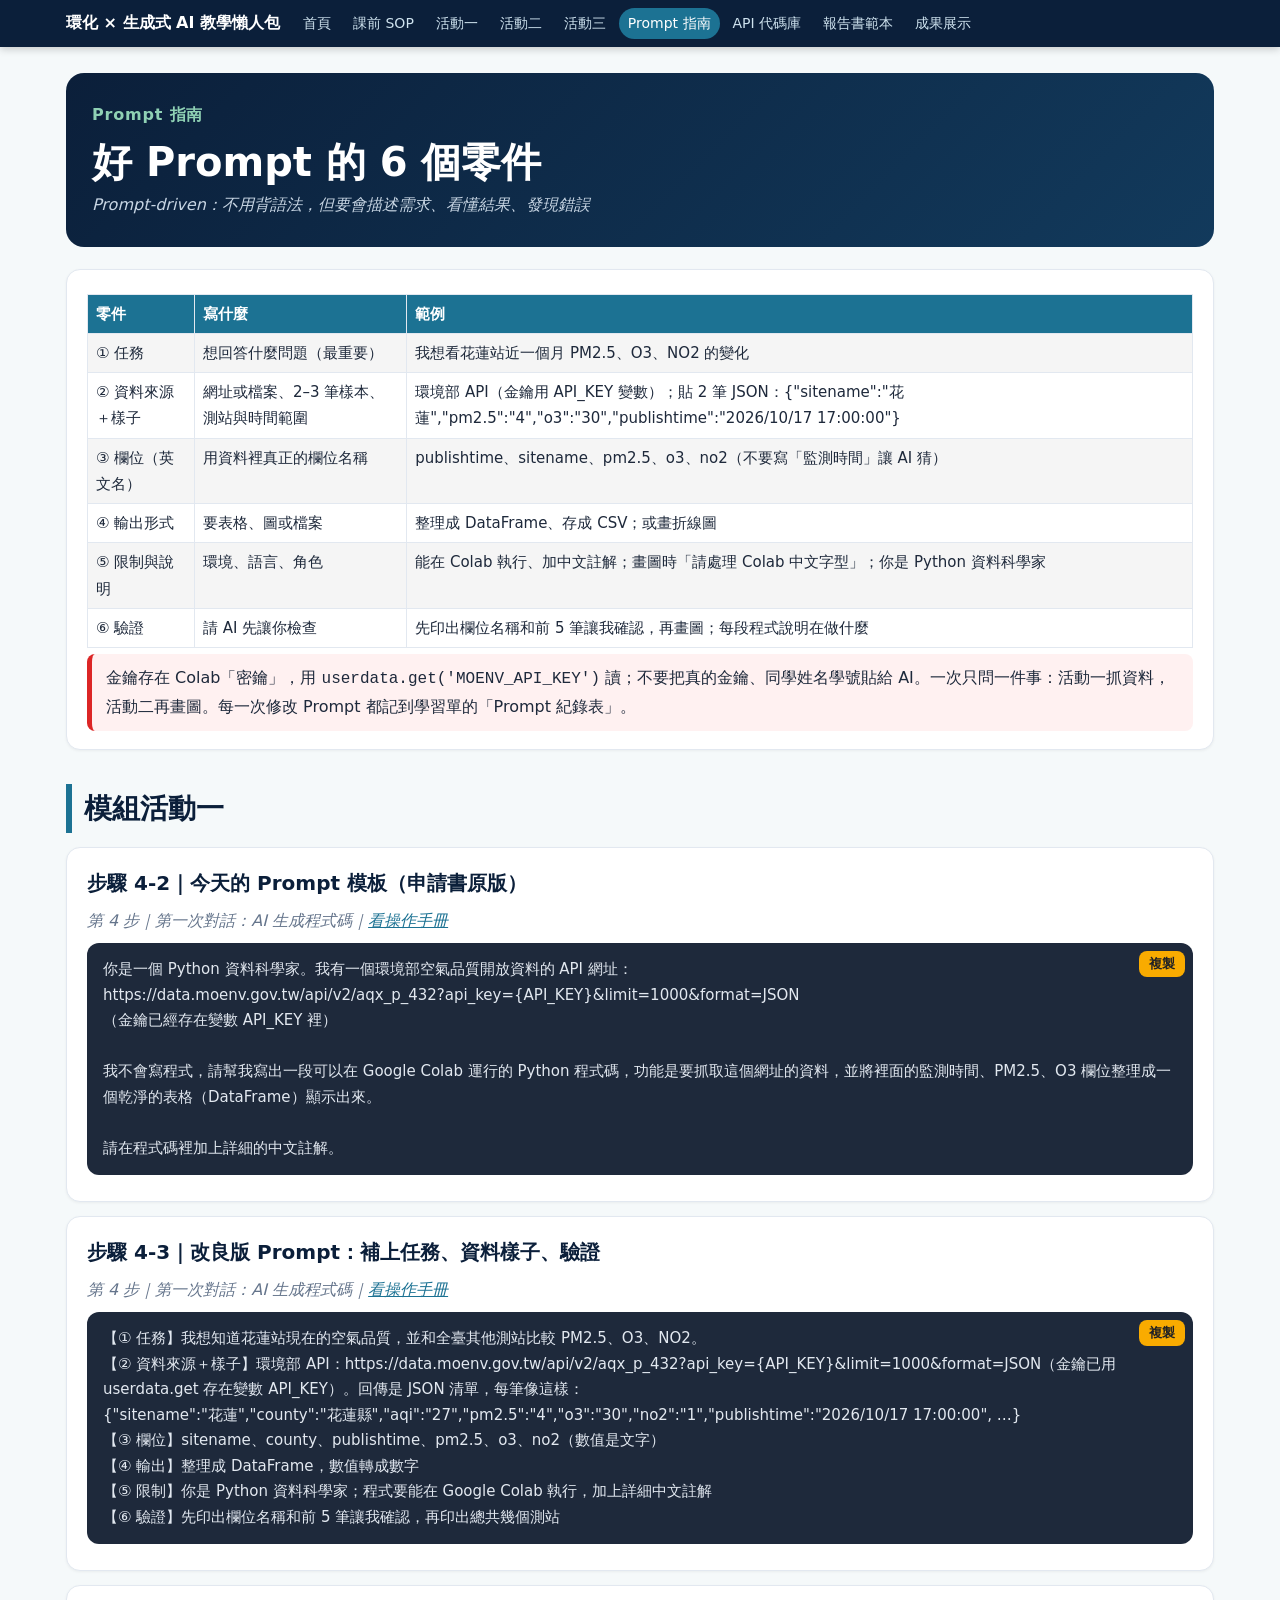
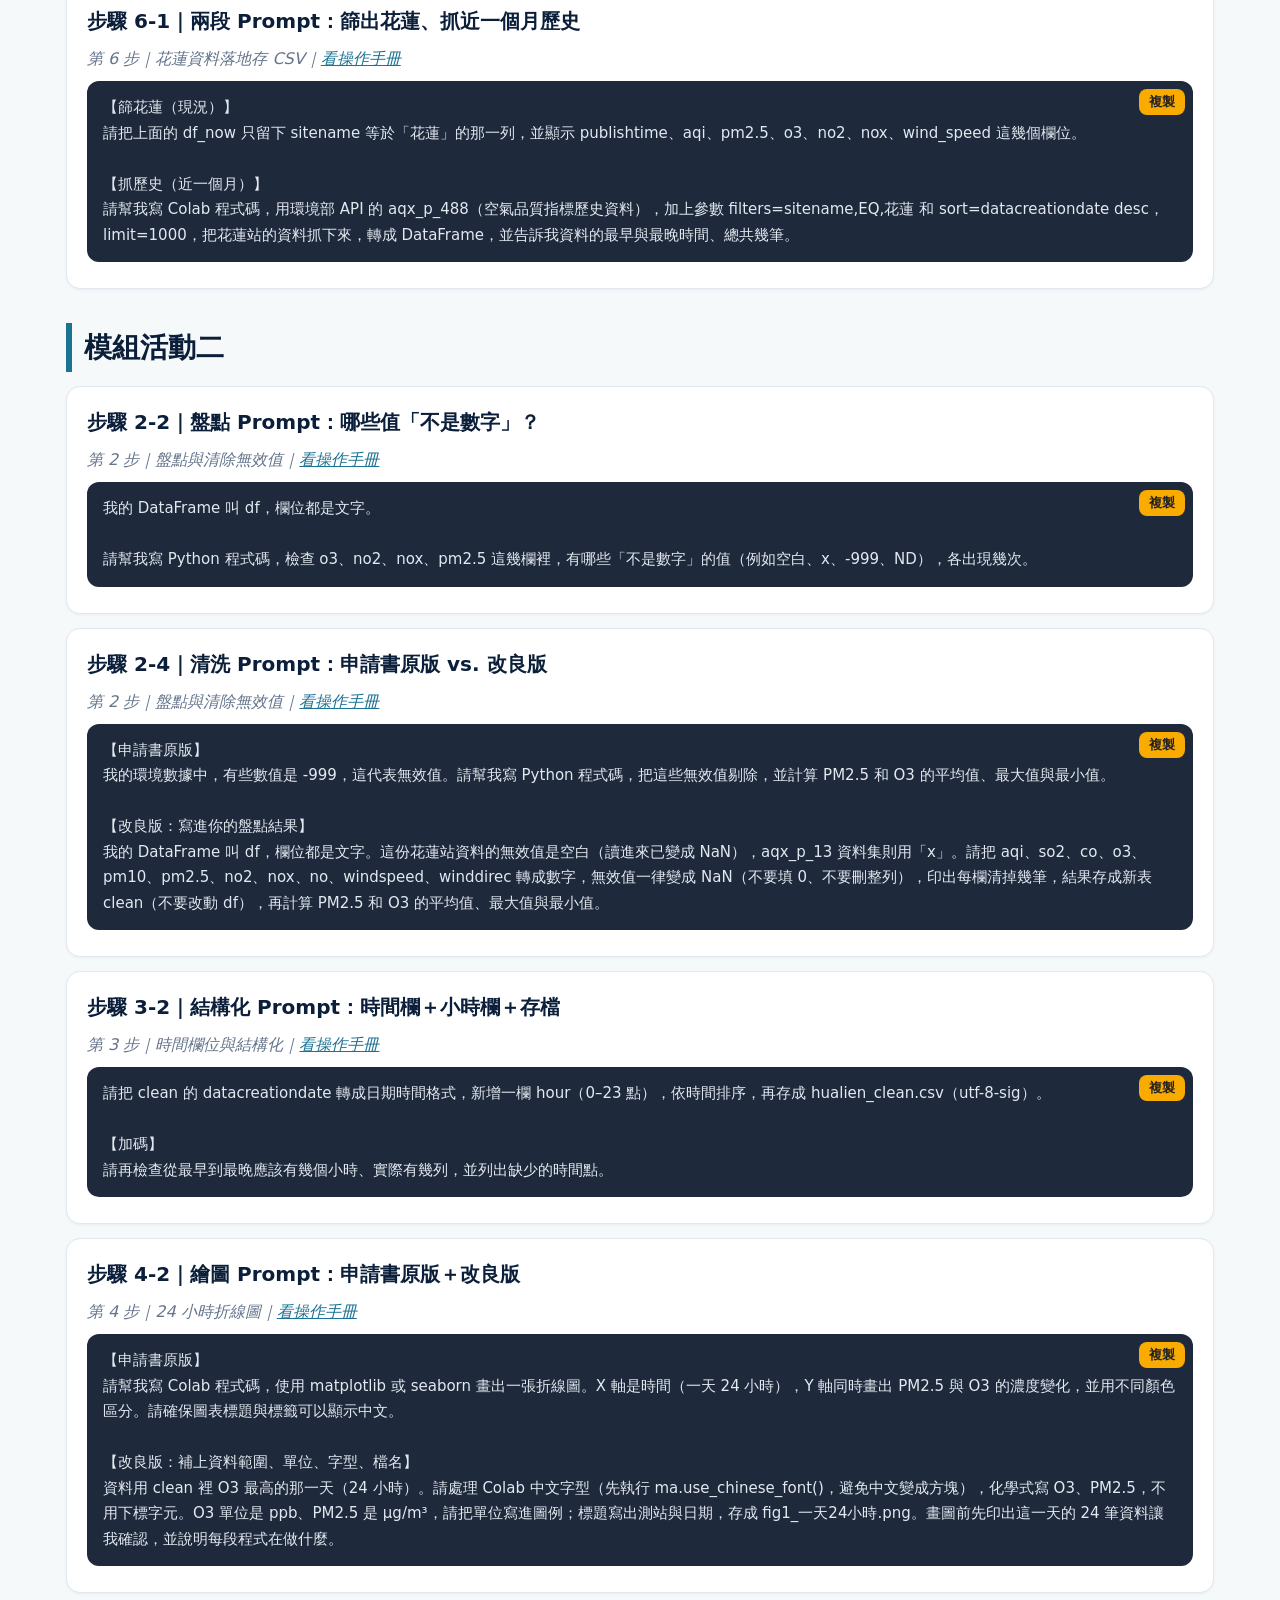
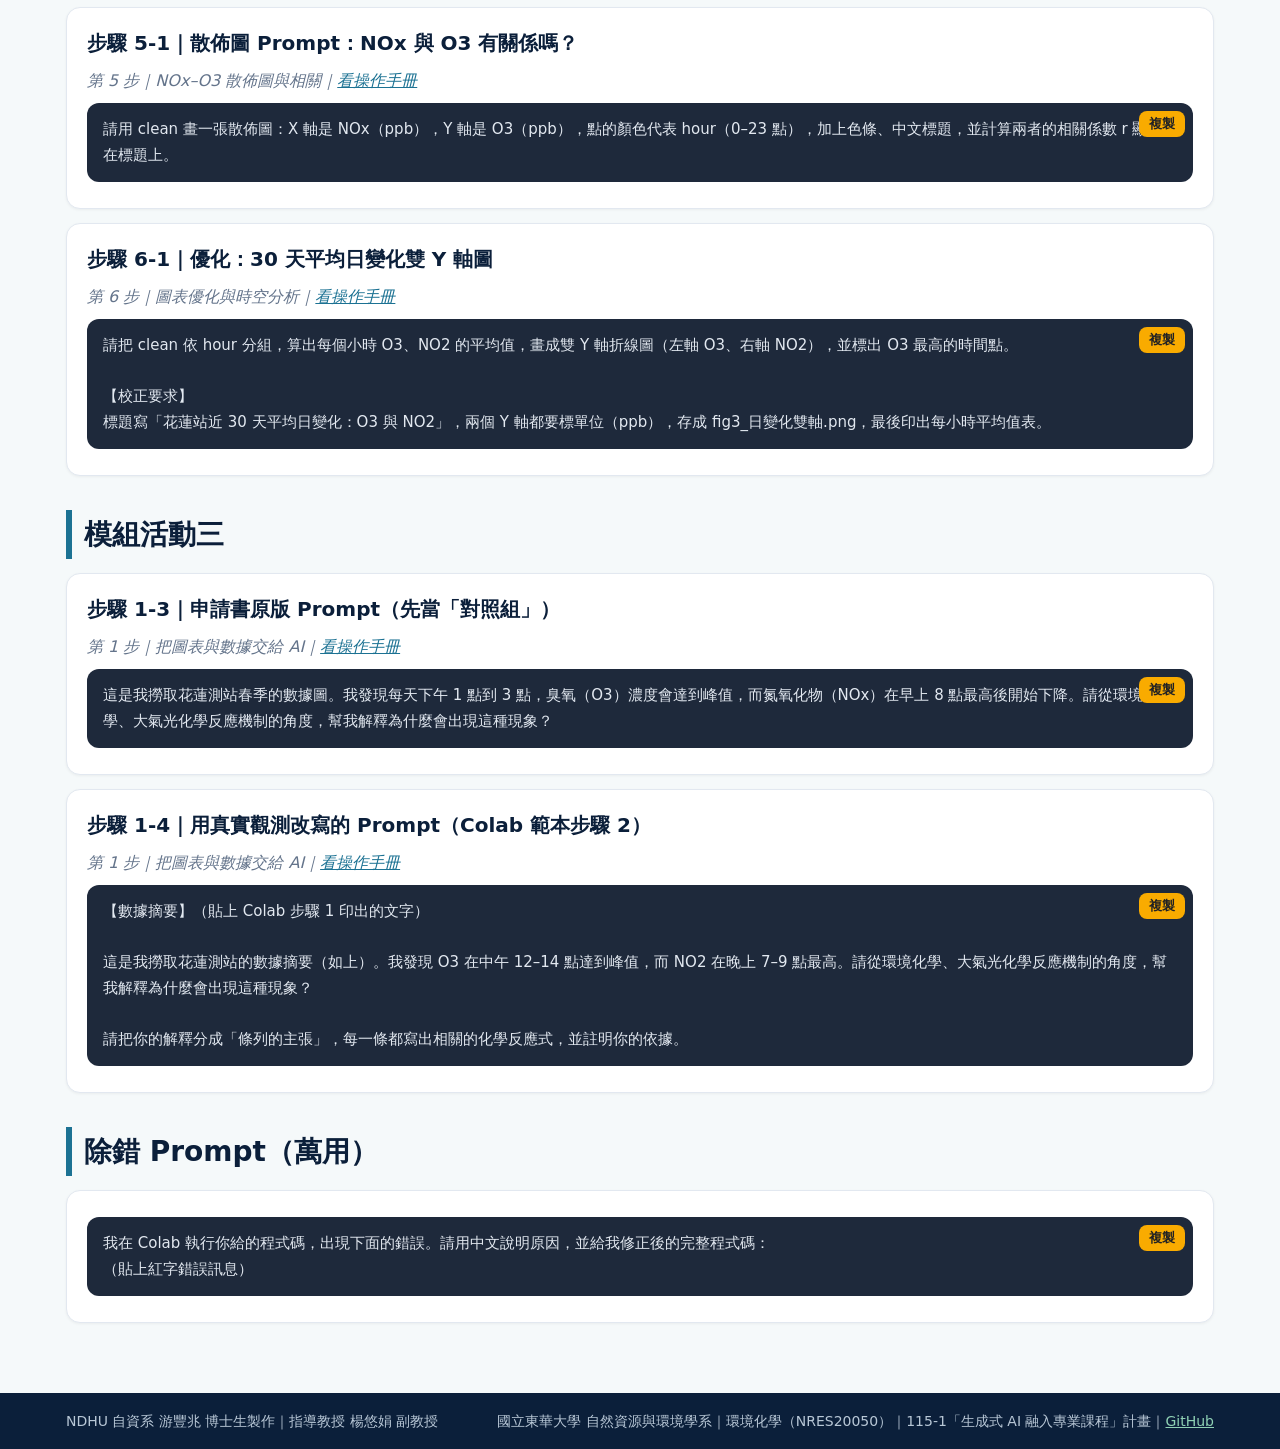
<file: prompts.html>
<!doctype html><html lang="zh-Hant"><head><meta charset="utf-8"><meta name="viewport" content="width=device-width,initial-scale=1">
<title>Prompt 指南｜環化 × AI 教學懶人包</title><meta name="description" content="Prompt 指南"><link rel="stylesheet" href="assets/site.css"></head><body>
<header class="top"><div class="in"><a class="brand" href="index.html">環化 × 生成式 AI 教學懶人包</a><nav><a href="index.html">首頁</a><a href="sop_key.html">課前 SOP</a><a href="m1.html">活動一</a><a href="m2.html">活動二</a><a href="m3.html">活動三</a><a href="prompts.html" class=on>Prompt 指南</a><a href="api.html">API 代碼庫</a><a href="report.html">報告書範本</a><a href="gallery.html">成果展示</a></nav></div></header>
<main><section class="hero"><div class="eb">Prompt 指南</div><h1>好 Prompt 的 6 個零件</h1><div class="sub">Prompt-driven：不用背語法，但要會描述需求、看懂結果、發現錯誤</div></section>
<div class="card"><div class="tw"><table><tr><th>零件</th><th>寫什麼</th><th>範例</th></tr>
<tr><td>① 任務</td><td>想回答什麼問題（最重要）</td><td>我想看花蓮站近一個月 PM2.5、O3、NO2 的變化</td></tr>
<tr><td>② 資料來源＋樣子</td><td>網址或檔案、2–3 筆樣本、測站與時間範圍</td><td>環境部 API（金鑰用 API_KEY 變數）；貼 2 筆 JSON：{"sitename":"花蓮","pm2.5":"4","o3":"30","publishtime":"2026/10/17 17:00:00"}</td></tr>
<tr><td>③ 欄位（英文名）</td><td>用資料裡真正的欄位名稱</td><td>publishtime、sitename、pm2.5、o3、no2（不要寫「監測時間」讓 AI 猜）</td></tr>
<tr><td>④ 輸出形式</td><td>要表格、圖或檔案</td><td>整理成 DataFrame、存成 CSV；或畫折線圖</td></tr>
<tr><td>⑤ 限制與說明</td><td>環境、語言、角色</td><td>能在 Colab 執行、加中文註解；畫圖時「請處理 Colab 中文字型」；你是 Python 資料科學家</td></tr>
<tr><td>⑥ 驗證</td><td>請 AI 先讓你檢查</td><td>先印出欄位名稱和前 5 筆讓我確認，再畫圖；每段程式說明在做什麼</td></tr></table></div>
<div class="note">金鑰存在 Colab「密鑰」，用 <code>userdata.get('MOENV_API_KEY')</code> 讀；不要把真的金鑰、同學姓名學號貼給 AI。一次只問一件事：活動一抓資料，活動二再畫圖。每一次修改 Prompt 都記到學習單的「Prompt 紀錄表」。</div></div><h2>模組活動一</h2><div class="card"><h3>步驟 4-2｜今天的 Prompt 模板（申請書原版）</h3><div class="sub">第 4 步｜第一次對話：AI 生成程式碼｜<a href="m1.html#s4">看操作手冊</a></div><div class="pr"><button class="copy">複製</button><div class="pt">你是一個 Python 資料科學家。我有一個環境部空氣品質開放資料的 API 網址：
https://data.moenv.gov.tw/api/v2/aqx_p_432?api_key={API_KEY}&amp;limit=1000&amp;format=JSON
（金鑰已經存在變數 API_KEY 裡）

我不會寫程式，請幫我寫出一段可以在 Google Colab 運行的 Python 程式碼，功能是要抓取這個網址的資料，並將裡面的監測時間、PM2.5、O3 欄位整理成一個乾淨的表格（DataFrame）顯示出來。

請在程式碼裡加上詳細的中文註解。</div></div></div><div class="card"><h3>步驟 4-3｜改良版 Prompt：補上任務、資料樣子、驗證</h3><div class="sub">第 4 步｜第一次對話：AI 生成程式碼｜<a href="m1.html#s4">看操作手冊</a></div><div class="pr"><button class="copy">複製</button><div class="pt">【① 任務】我想知道花蓮站現在的空氣品質，並和全臺其他測站比較 PM2.5、O3、NO2。
【② 資料來源＋樣子】環境部 API：https://data.moenv.gov.tw/api/v2/aqx_p_432?api_key={API_KEY}&amp;limit=1000&amp;format=JSON（金鑰已用 userdata.get 存在變數 API_KEY）。回傳是 JSON 清單，每筆像這樣：
{&quot;sitename&quot;:&quot;花蓮&quot;,&quot;county&quot;:&quot;花蓮縣&quot;,&quot;aqi&quot;:&quot;27&quot;,&quot;pm2.5&quot;:&quot;4&quot;,&quot;o3&quot;:&quot;30&quot;,&quot;no2&quot;:&quot;1&quot;,&quot;publishtime&quot;:&quot;2026/10/17 17:00:00&quot;, …}
【③ 欄位】sitename、county、publishtime、pm2.5、o3、no2（數值是文字）
【④ 輸出】整理成 DataFrame，數值轉成數字
【⑤ 限制】你是 Python 資料科學家；程式要能在 Google Colab 執行，加上詳細中文註解
【⑥ 驗證】先印出欄位名稱和前 5 筆讓我確認，再印出總共幾個測站</div></div></div><div class="card"><h3>步驟 6-1｜兩段 Prompt：篩出花蓮、抓近一個月歷史</h3><div class="sub">第 6 步｜花蓮資料落地存 CSV｜<a href="m1.html#s6">看操作手冊</a></div><div class="pr"><button class="copy">複製</button><div class="pt">【篩花蓮（現況）】
請把上面的 df_now 只留下 sitename 等於「花蓮」的那一列，並顯示 publishtime、aqi、pm2.5、o3、no2、nox、wind_speed 這幾個欄位。

【抓歷史（近一個月）】
請幫我寫 Colab 程式碼，用環境部 API 的 aqx_p_488（空氣品質指標歷史資料），加上參數 filters=sitename,EQ,花蓮 和 sort=datacreationdate desc，limit=1000，把花蓮站的資料抓下來，轉成 DataFrame，並告訴我資料的最早與最晚時間、總共幾筆。</div></div></div><h2>模組活動二</h2><div class="card"><h3>步驟 2-2｜盤點 Prompt：哪些值「不是數字」？</h3><div class="sub">第 2 步｜盤點與清除無效值｜<a href="m2.html#s2">看操作手冊</a></div><div class="pr"><button class="copy">複製</button><div class="pt">我的 DataFrame 叫 df，欄位都是文字。

請幫我寫 Python 程式碼，檢查 o3、no2、nox、pm2.5 這幾欄裡，有哪些「不是數字」的值（例如空白、x、-999、ND），各出現幾次。</div></div></div><div class="card"><h3>步驟 2-4｜清洗 Prompt：申請書原版 vs. 改良版</h3><div class="sub">第 2 步｜盤點與清除無效值｜<a href="m2.html#s2">看操作手冊</a></div><div class="pr"><button class="copy">複製</button><div class="pt">【申請書原版】
我的環境數據中，有些數值是 -999，這代表無效值。請幫我寫 Python 程式碼，把這些無效值剔除，並計算 PM2.5 和 O3 的平均值、最大值與最小值。

【改良版：寫進你的盤點結果】
我的 DataFrame 叫 df，欄位都是文字。這份花蓮站資料的無效值是空白（讀進來已變成 NaN），aqx_p_13 資料集則用「x」。請把 aqi、so2、co、o3、pm10、pm2.5、no2、nox、no、windspeed、winddirec 轉成數字，無效值一律變成 NaN（不要填 0、不要刪整列），印出每欄清掉幾筆，結果存成新表 clean（不要改動 df），再計算 PM2.5 和 O3 的平均值、最大值與最小值。</div></div></div><div class="card"><h3>步驟 3-2｜結構化 Prompt：時間欄＋小時欄＋存檔</h3><div class="sub">第 3 步｜時間欄位與結構化｜<a href="m2.html#s3">看操作手冊</a></div><div class="pr"><button class="copy">複製</button><div class="pt">請把 clean 的 datacreationdate 轉成日期時間格式，新增一欄 hour（0–23 點），依時間排序，再存成 hualien_clean.csv（utf-8-sig）。

【加碼】
請再檢查從最早到最晚應該有幾個小時、實際有幾列，並列出缺少的時間點。</div></div></div><div class="card"><h3>步驟 4-2｜繪圖 Prompt：申請書原版＋改良版</h3><div class="sub">第 4 步｜24 小時折線圖｜<a href="m2.html#s4">看操作手冊</a></div><div class="pr"><button class="copy">複製</button><div class="pt">【申請書原版】
請幫我寫 Colab 程式碼，使用 matplotlib 或 seaborn 畫出一張折線圖。X 軸是時間（一天 24 小時），Y 軸同時畫出 PM2.5 與 O3 的濃度變化，並用不同顏色區分。請確保圖表標題與標籤可以顯示中文。

【改良版：補上資料範圍、單位、字型、檔名】
資料用 clean 裡 O3 最高的那一天（24 小時）。請處理 Colab 中文字型（先執行 ma.use_chinese_font()，避免中文變成方塊），化學式寫 O3、PM2.5，不用下標字元。O3 單位是 ppb、PM2.5 是 μg/m³，請把單位寫進圖例；標題寫出測站與日期，存成 fig1_一天24小時.png。畫圖前先印出這一天的 24 筆資料讓我確認，並說明每段程式在做什麼。</div></div></div><div class="card"><h3>步驟 5-1｜散佈圖 Prompt：NOx 與 O3 有關係嗎？</h3><div class="sub">第 5 步｜NOx–O3 散佈圖與相關｜<a href="m2.html#s5">看操作手冊</a></div><div class="pr"><button class="copy">複製</button><div class="pt">請用 clean 畫一張散佈圖：X 軸是 NOx（ppb），Y 軸是 O3（ppb），點的顏色代表 hour（0–23 點），加上色條、中文標題，並計算兩者的相關係數 r 顯示在標題上。</div></div></div><div class="card"><h3>步驟 6-1｜優化：30 天平均日變化雙 Y 軸圖</h3><div class="sub">第 6 步｜圖表優化與時空分析｜<a href="m2.html#s6">看操作手冊</a></div><div class="pr"><button class="copy">複製</button><div class="pt">請把 clean 依 hour 分組，算出每個小時 O3、NO2 的平均值，畫成雙 Y 軸折線圖（左軸 O3、右軸 NO2），並標出 O3 最高的時間點。

【校正要求】
標題寫「花蓮站近 30 天平均日變化：O3 與 NO2」，兩個 Y 軸都要標單位（ppb），存成 fig3_日變化雙軸.png，最後印出每小時平均值表。</div></div></div><h2>模組活動三</h2><div class="card"><h3>步驟 1-3｜申請書原版 Prompt（先當「對照組」）</h3><div class="sub">第 1 步｜把圖表與數據交給 AI｜<a href="m3.html#s1">看操作手冊</a></div><div class="pr"><button class="copy">複製</button><div class="pt">這是我撈取花蓮測站春季的數據圖。我發現每天下午 1 點到 3 點，臭氧（O3）濃度會達到峰值，而氮氧化物（NOx）在早上 8 點最高後開始下降。請從環境化學、大氣光化學反應機制的角度，幫我解釋為什麼會出現這種現象？</div></div></div><div class="card"><h3>步驟 1-4｜用真實觀測改寫的 Prompt（Colab 範本步驟 2）</h3><div class="sub">第 1 步｜把圖表與數據交給 AI｜<a href="m3.html#s1">看操作手冊</a></div><div class="pr"><button class="copy">複製</button><div class="pt">【數據摘要】（貼上 Colab 步驟 1 印出的文字）

這是我撈取花蓮測站的數據摘要（如上）。我發現 O3 在中午 12–14 點達到峰值，而 NO2 在晚上 7–9 點最高。請從環境化學、大氣光化學反應機制的角度，幫我解釋為什麼會出現這種現象？

請把你的解釋分成「條列的主張」，每一條都寫出相關的化學反應式，並註明你的依據。</div></div></div><h2>除錯 Prompt（萬用）</h2><div class="card"><div class="pr"><button class="copy">複製</button><div class="pt">我在 Colab 執行你給的程式碼，出現下面的錯誤。請用中文說明原因，並給我修正後的完整程式碼：
（貼上紅字錯誤訊息）</div></div></div></main>
<footer><div class="in"><span>NDHU 自資系 游豐兆 博士生製作｜指導教授 楊悠娟 副教授</span><span>國立東華大學 自然資源與環境學系｜環境化學（NRES20050）｜115-1「生成式 AI 融入專業課程」計畫｜<a style="color:#8fd1b4" href="https://github.com/rlirdo/envchem-ai-module-kit">GitHub</a></span></div></footer>
<div id="lb"><img alt=""></div><script src="assets/site.js"></script></body></html>
</file>
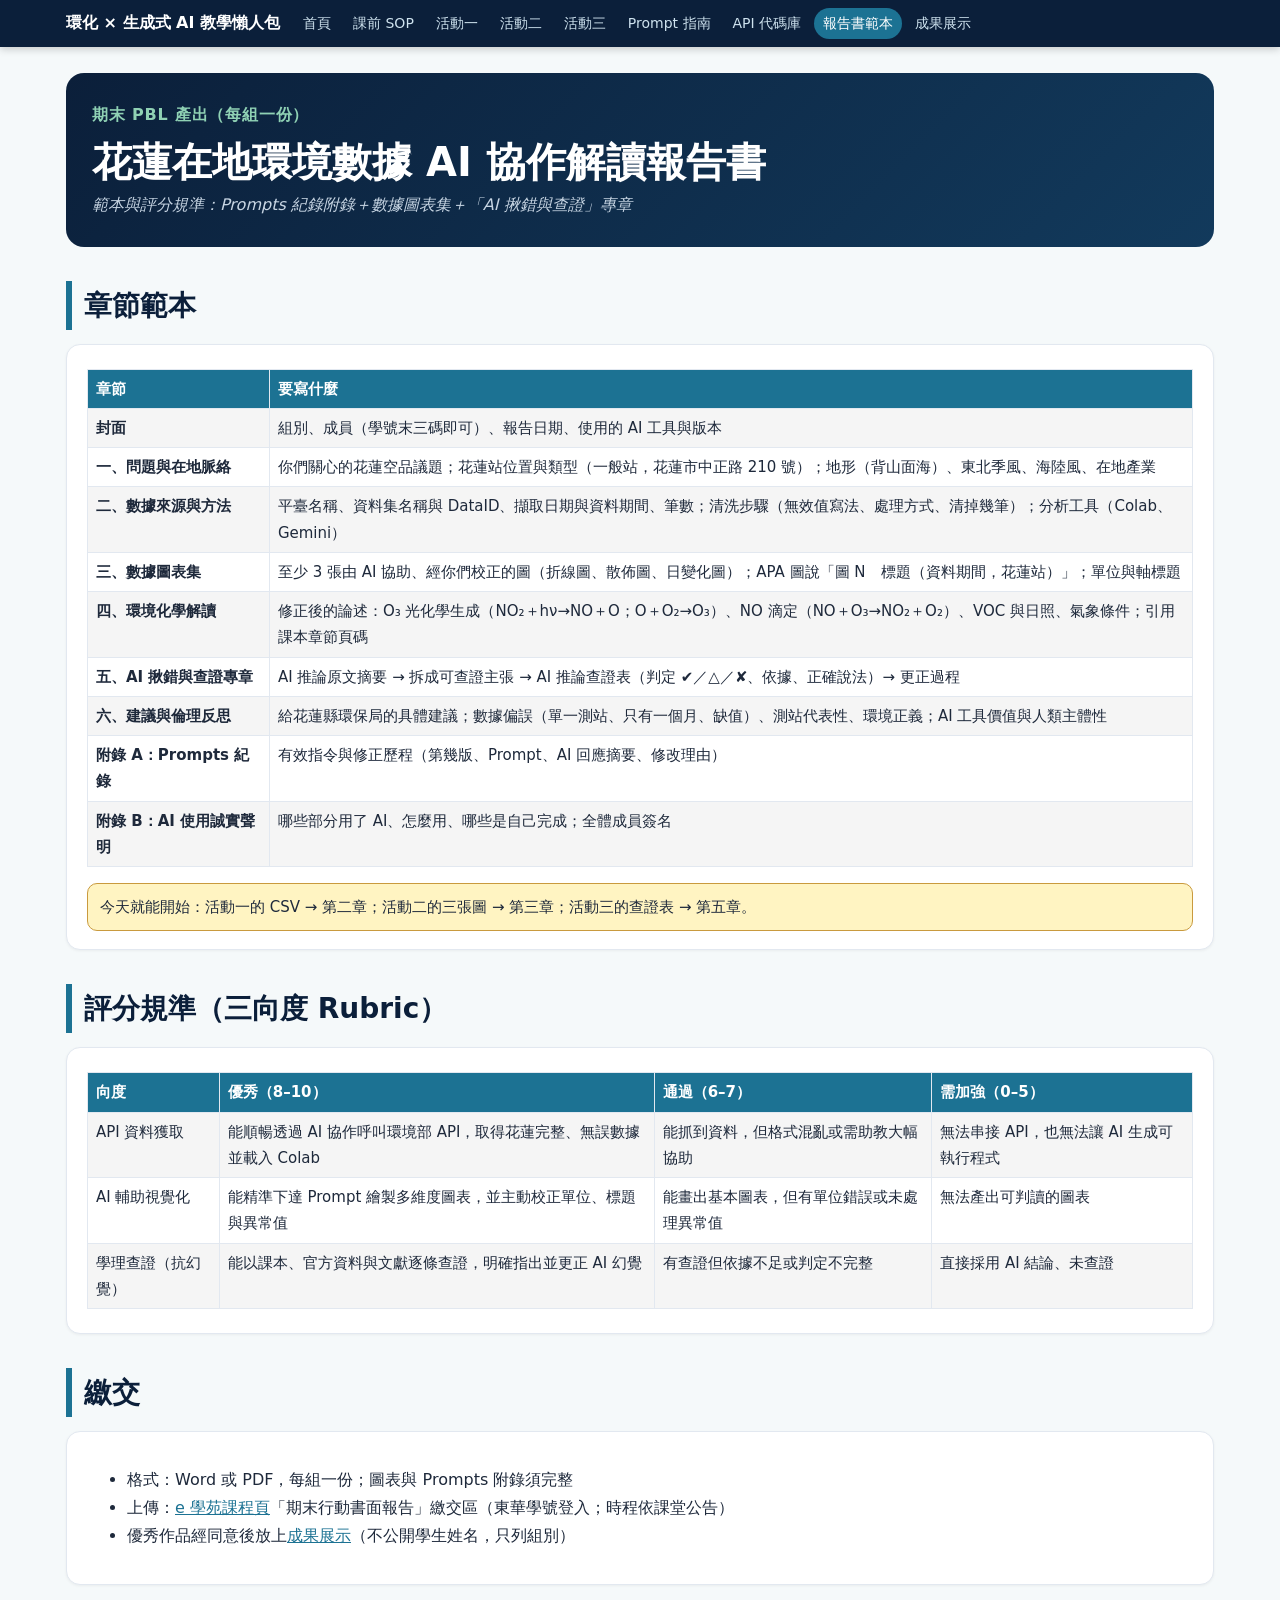
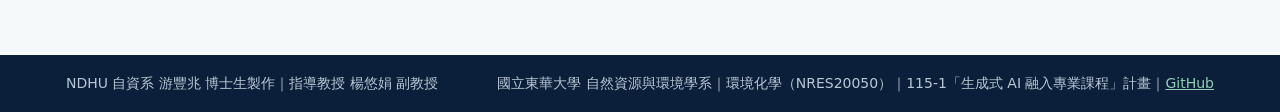
<file: report.html>
<!doctype html><html lang="zh-Hant"><head><meta charset="utf-8"><meta name="viewport" content="width=device-width,initial-scale=1">
<title>報告書範本｜環化 × AI 教學懶人包</title><meta name="description" content="報告書範本"><link rel="stylesheet" href="assets/site.css"></head><body>
<header class="top"><div class="in"><a class="brand" href="index.html">環化 × 生成式 AI 教學懶人包</a><nav><a href="index.html">首頁</a><a href="sop_key.html">課前 SOP</a><a href="m1.html">活動一</a><a href="m2.html">活動二</a><a href="m3.html">活動三</a><a href="prompts.html">Prompt 指南</a><a href="api.html">API 代碼庫</a><a href="report.html" class=on>報告書範本</a><a href="gallery.html">成果展示</a></nav></div></header>
<main><section class="hero"><div class="eb">期末 PBL 產出（每組一份）</div><h1>花蓮在地環境數據 AI 協作解讀報告書</h1><div class="sub">範本與評分規準：Prompts 紀錄附錄＋數據圖表集＋「AI 揪錯與查證」專章</div></section>
<h2>章節範本</h2><div class="card"><div class="tw"><table><tr><th>章節</th><th>要寫什麼</th></tr><tr><td><b>封面</b></td><td>組別、成員（學號末三碼即可）、報告日期、使用的 AI 工具與版本</td></tr><tr><td><b>一、問題與在地脈絡</b></td><td>你們關心的花蓮空品議題；花蓮站位置與類型（一般站，花蓮市中正路 210 號）；地形（背山面海）、東北季風、海陸風、在地產業</td></tr><tr><td><b>二、數據來源與方法</b></td><td>平臺名稱、資料集名稱與 DataID、擷取日期與資料期間、筆數；清洗步驟（無效值寫法、處理方式、清掉幾筆）；分析工具（Colab、Gemini）</td></tr><tr><td><b>三、數據圖表集</b></td><td>至少 3 張由 AI 協助、經你們校正的圖（折線圖、散佈圖、日變化圖）；APA 圖說「圖 N　標題（資料期間，花蓮站）」；單位與軸標題</td></tr><tr><td><b>四、環境化學解讀</b></td><td>修正後的論述：O₃ 光化學生成（NO₂＋hν→NO＋O；O＋O₂→O₃）、NO 滴定（NO＋O₃→NO₂＋O₂）、VOC 與日照、氣象條件；引用課本章節頁碼</td></tr><tr><td><b>五、AI 揪錯與查證專章</b></td><td>AI 推論原文摘要 → 拆成可查證主張 → AI 推論查證表（判定 ✔／△／✘、依據、正確說法）→ 更正過程</td></tr><tr><td><b>六、建議與倫理反思</b></td><td>給花蓮縣環保局的具體建議；數據偏誤（單一測站、只有一個月、缺值）、測站代表性、環境正義；AI 工具價值與人類主體性</td></tr><tr><td><b>附錄 A：Prompts 紀錄</b></td><td>有效指令與修正歷程（第幾版、Prompt、AI 回應摘要、修改理由）</td></tr><tr><td><b>附錄 B：AI 使用誠實聲明</b></td><td>哪些部分用了 AI、怎麼用、哪些是自己完成；全體成員簽名</td></tr></table></div>
<div class="tip">今天就能開始：活動一的 CSV → 第二章；活動二的三張圖 → 第三章；活動三的查證表 → 第五章。</div></div>
<h2>評分規準（三向度 Rubric）</h2><div class="card"><div class="tw"><table><tr><th>向度</th><th>優秀（8–10）</th><th>通過（6–7）</th><th>需加強（0–5）</th></tr>
<tr><td>API 資料獲取</td><td>能順暢透過 AI 協作呼叫環境部 API，取得花蓮完整、無誤數據並載入 Colab</td><td>能抓到資料，但格式混亂或需助教大幅協助</td><td>無法串接 API，也無法讓 AI 生成可執行程式</td></tr>
<tr><td>AI 輔助視覺化</td><td>能精準下達 Prompt 繪製多維度圖表，並主動校正單位、標題與異常值</td><td>能畫出基本圖表，但有單位錯誤或未處理異常值</td><td>無法產出可判讀的圖表</td></tr>
<tr><td>學理查證（抗幻覺）</td><td>能以課本、官方資料與文獻逐條查證，明確指出並更正 AI 幻覺</td><td>有查證但依據不足或判定不完整</td><td>直接採用 AI 結論、未查證</td></tr></table></div></div>
<h2>繳交</h2><div class="card"><ul><li>格式：Word 或 PDF，每組一份；圖表與 Prompts 附錄須完整</li><li>上傳：<a href="https://elearn4.ndhu.edu.tw/moodle/course/view.php?id=17380" target="_blank">e 學苑課程頁</a>「期末行動書面報告」繳交區（東華學號登入；時程依課堂公告）</li><li>優秀作品經同意後放上<a href="gallery.html">成果展示</a>（不公開學生姓名，只列組別）</li></ul></div></main>
<footer><div class="in"><span>NDHU 自資系 游豐兆 博士生製作｜指導教授 楊悠娟 副教授</span><span>國立東華大學 自然資源與環境學系｜環境化學（NRES20050）｜115-1「生成式 AI 融入專業課程」計畫｜<a style="color:#8fd1b4" href="https://github.com/rlirdo/envchem-ai-module-kit">GitHub</a></span></div></footer>
<div id="lb"><img alt=""></div><script src="assets/site.js"></script></body></html>
</file>
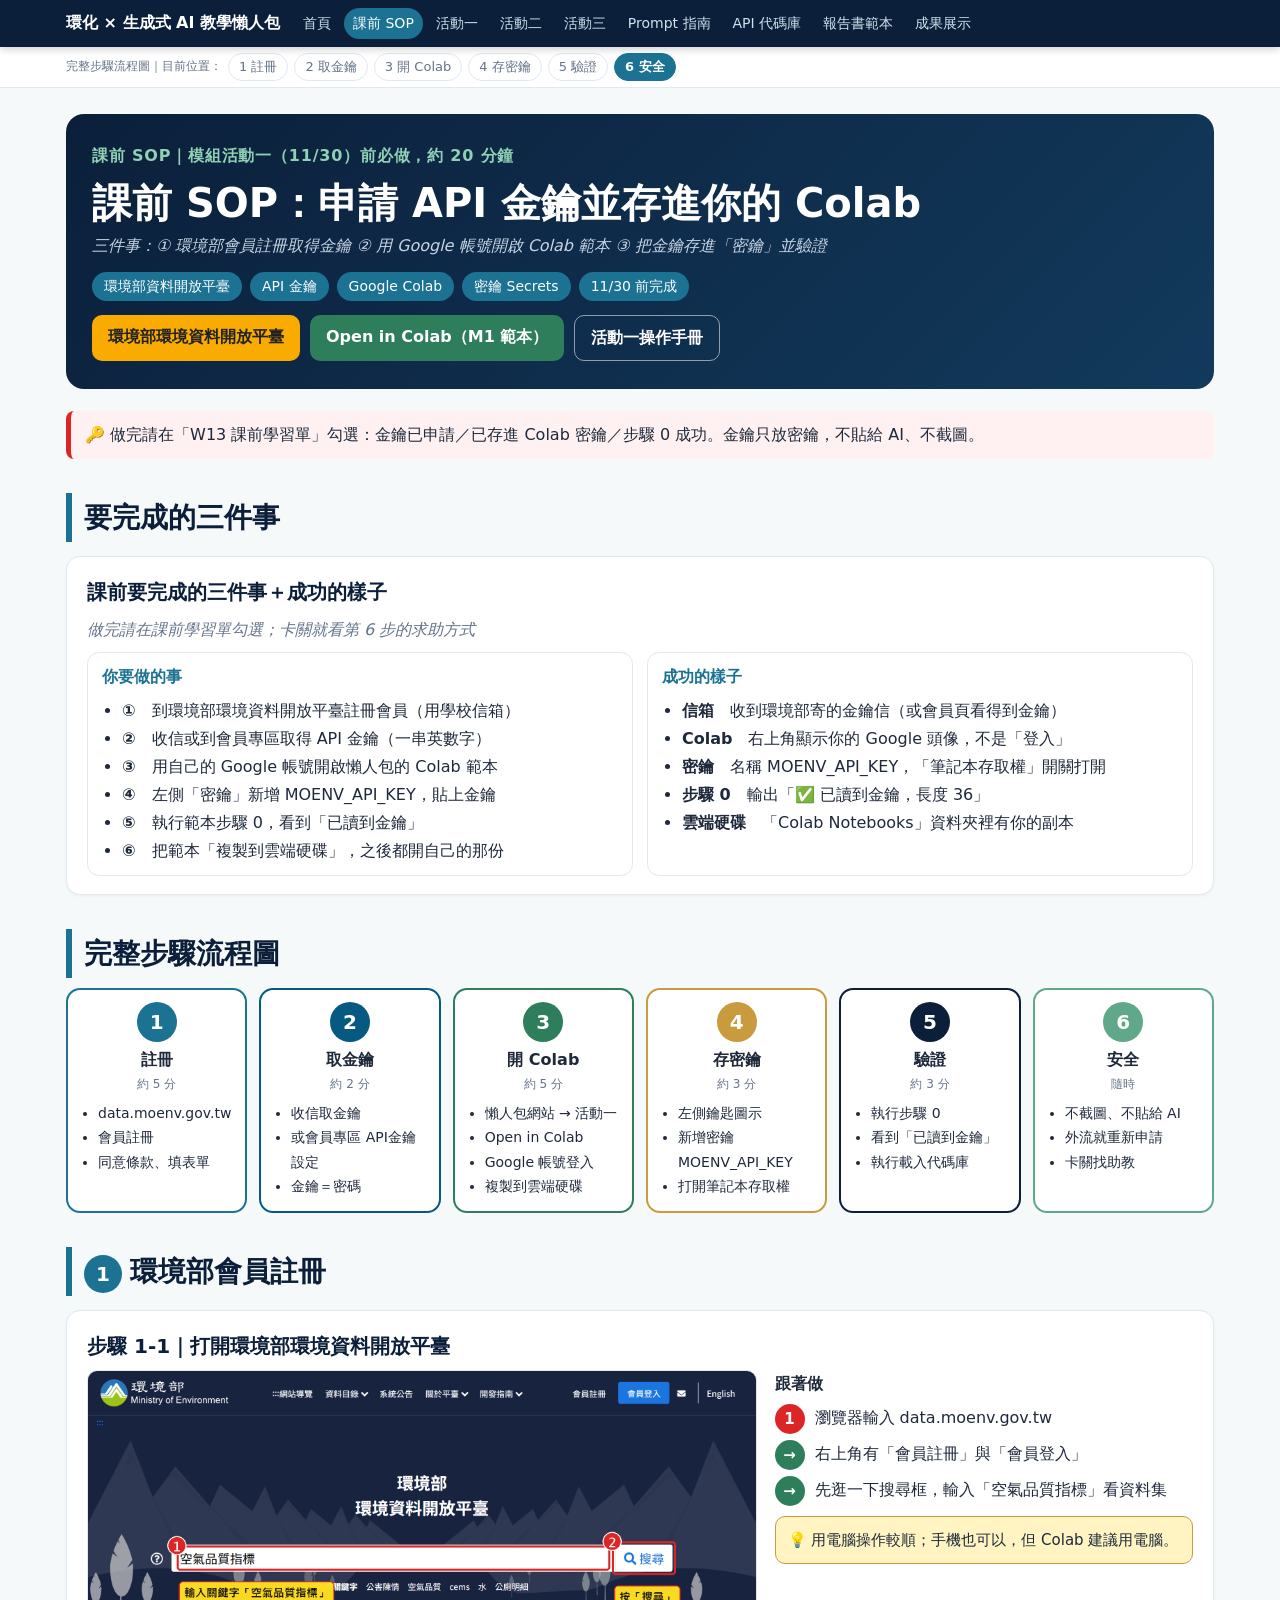
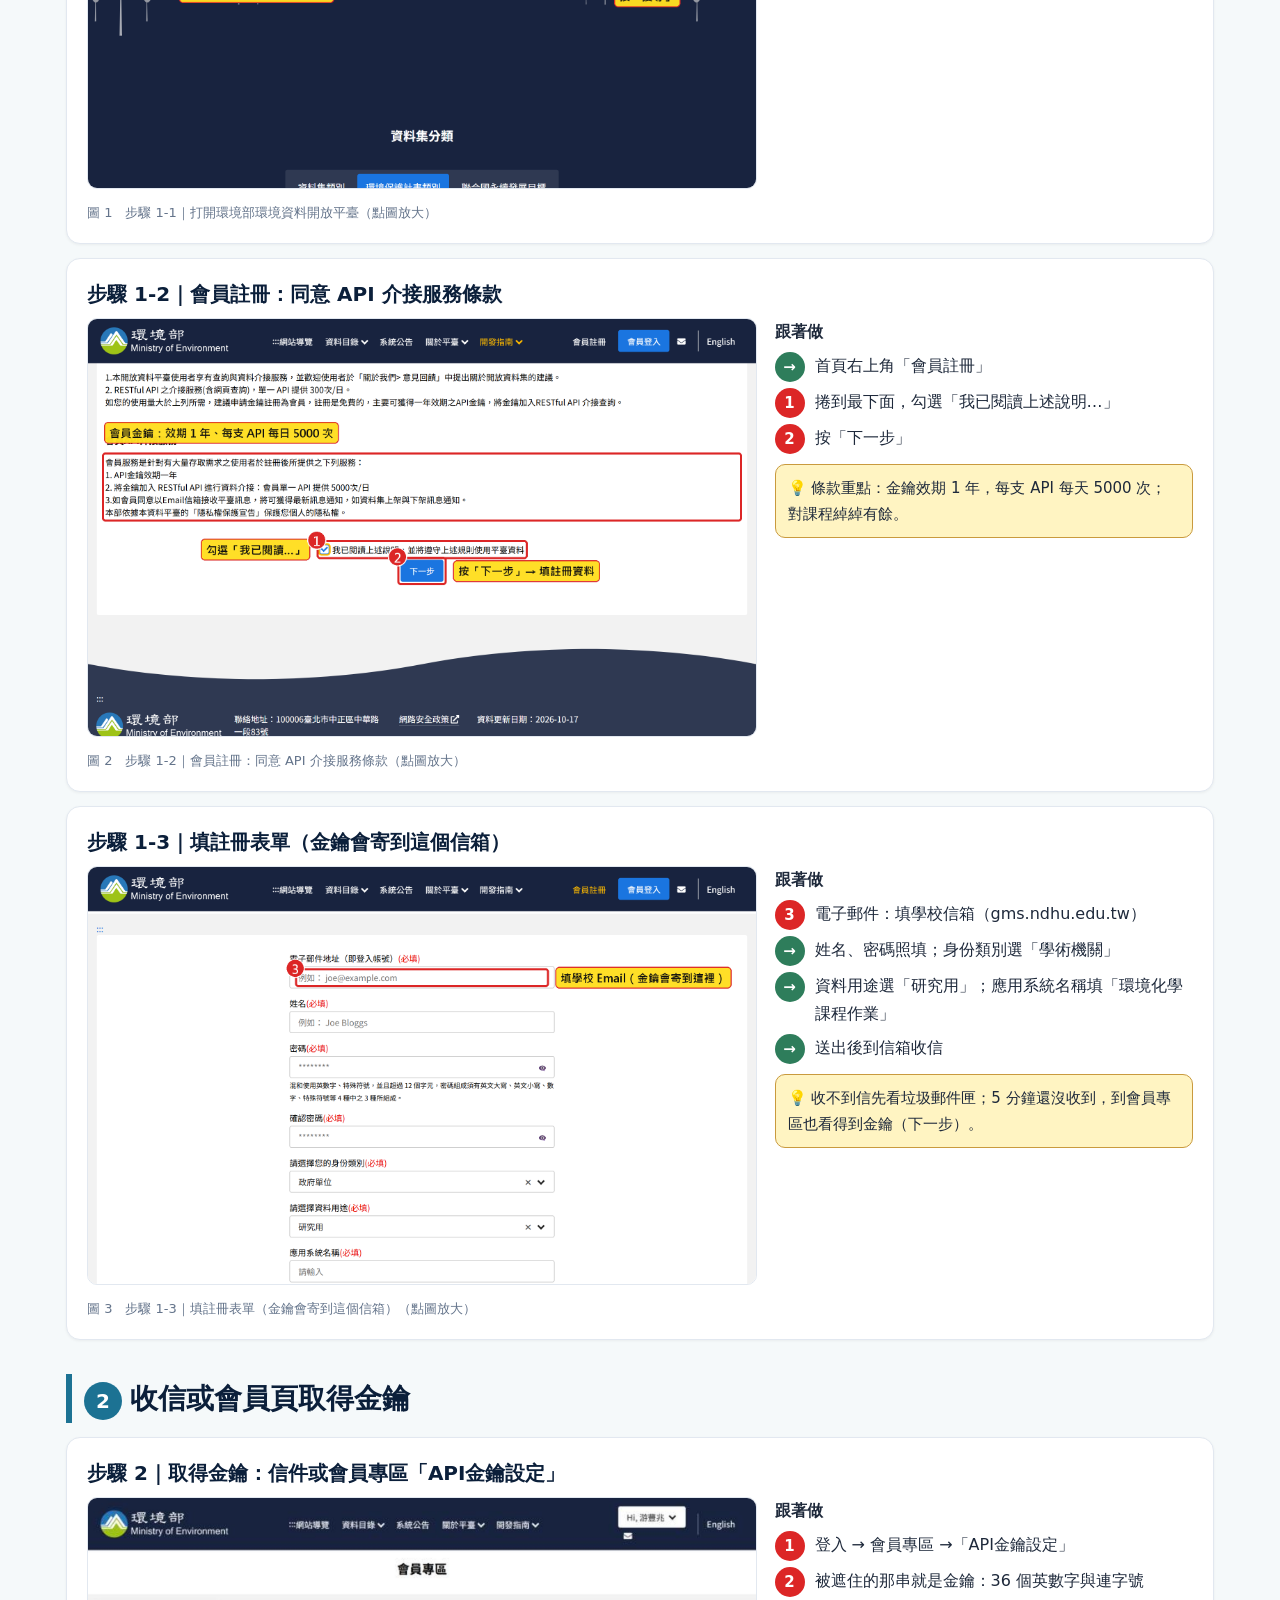
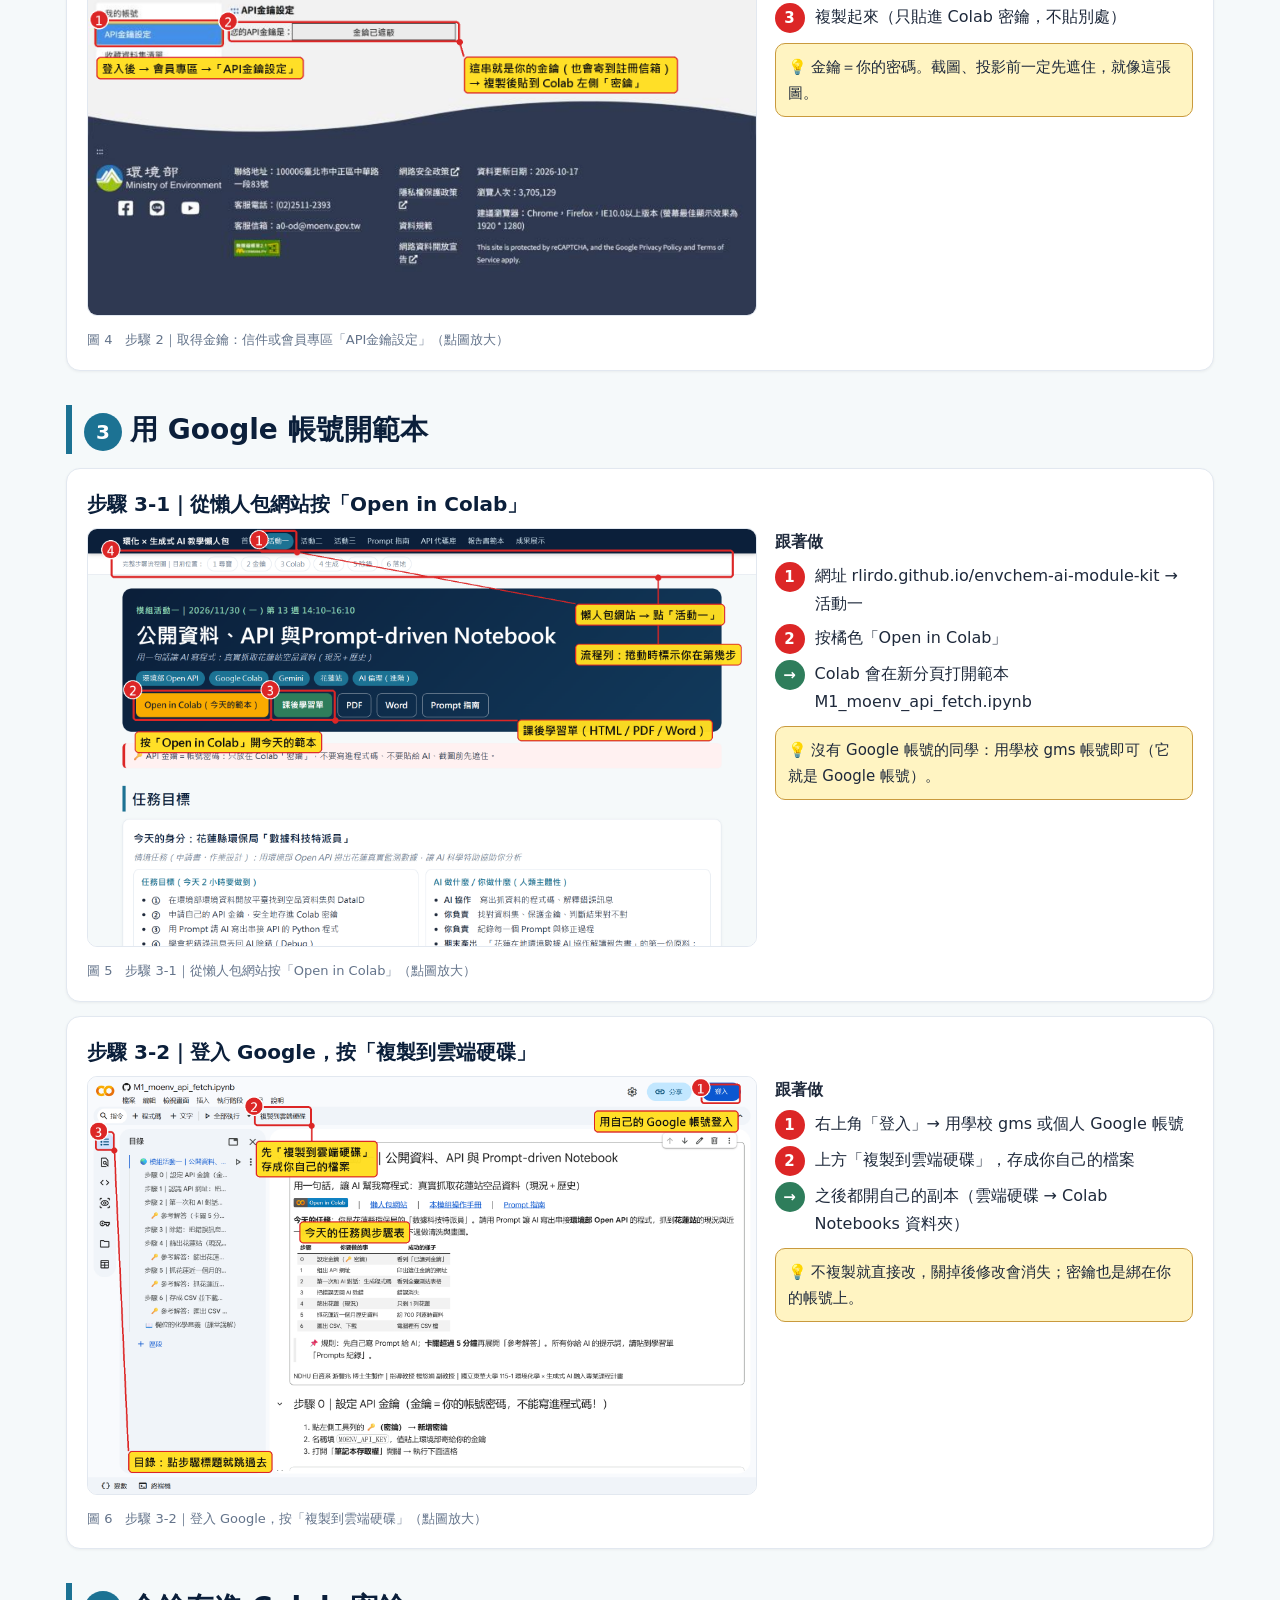
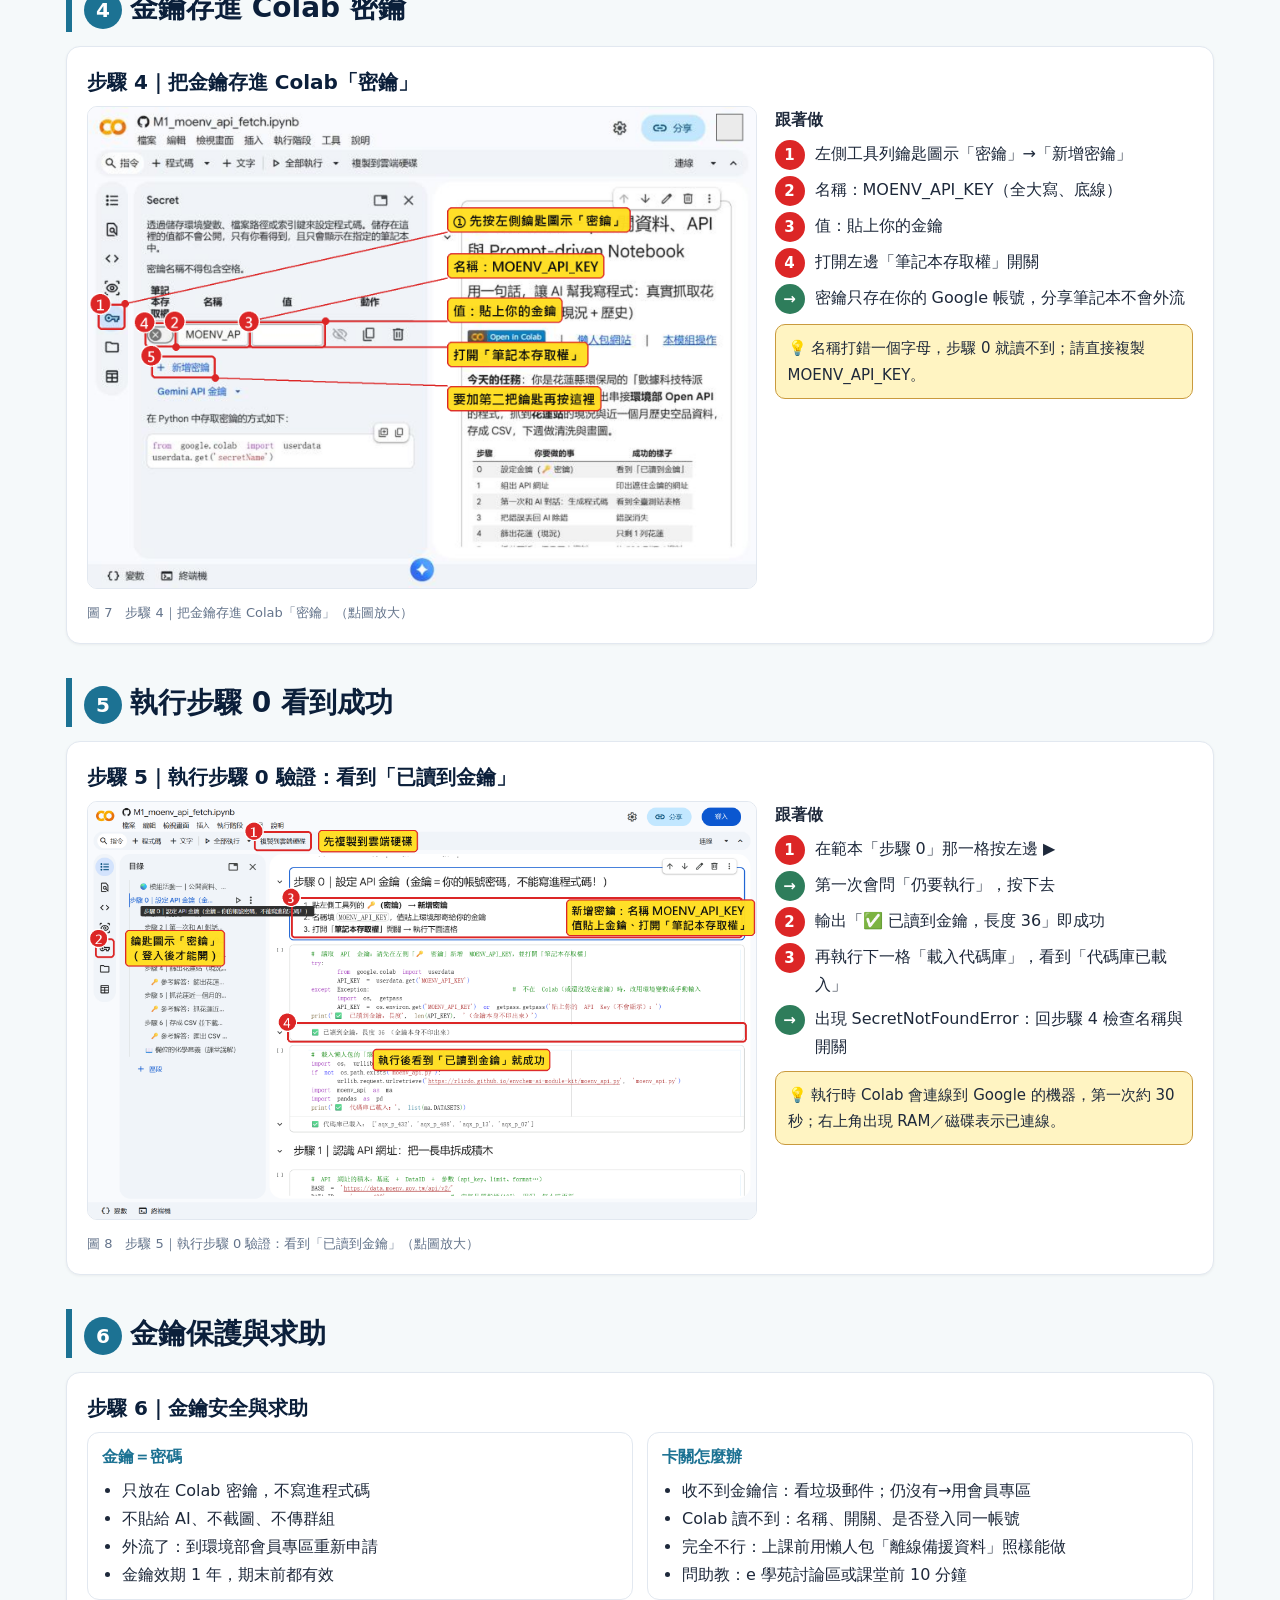
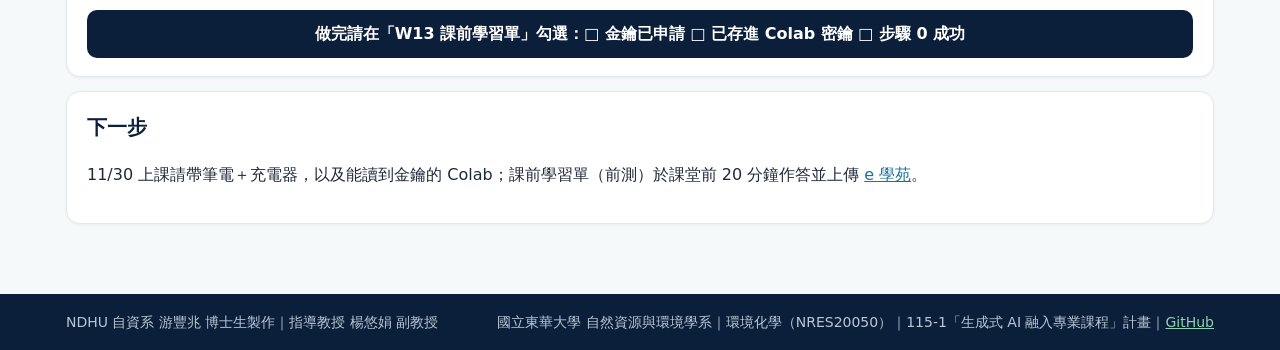
<file: sop_key.html>
<!doctype html><html lang="zh-Hant"><head><meta charset="utf-8"><meta name="viewport" content="width=device-width,initial-scale=1">
<title>課前 SOP｜申請 API 金鑰並存進 Colab｜環化 × AI 教學懶人包</title><meta name="description" content="三件事：① 環境部會員註冊取得金鑰 ② 用 Google 帳號開啟 Colab 範本 ③ 把金鑰存進「密鑰」並驗證"><link rel="stylesheet" href="assets/site.css"></head><body>
<header class="top"><div class="in"><a class="brand" href="index.html">環化 × 生成式 AI 教學懶人包</a><nav><a href="index.html">首頁</a><a href="sop_key.html" class=on>課前 SOP</a><a href="m1.html">活動一</a><a href="m2.html">活動二</a><a href="m3.html">活動三</a><a href="prompts.html">Prompt 指南</a><a href="api.html">API 代碼庫</a><a href="report.html">報告書範本</a><a href="gallery.html">成果展示</a></nav></div></header><div class="flowbar"><div class="in"><span class="lab">完整步驟流程圖｜目前位置：</span><a data-s="1" href="#s1">1 註冊</a><a data-s="2" href="#s2">2 取金鑰</a><a data-s="3" href="#s3">3 開 Colab</a><a data-s="4" href="#s4">4 存密鑰</a><a data-s="5" href="#s5">5 驗證</a><a data-s="6" href="#s6">6 安全</a></div></div>
<main><section class="hero"><div class="eb">課前 SOP｜模組活動一（11/30）前必做，約 20 分鐘</div><h1>課前 SOP：申請 API 金鑰並存進你的 Colab</h1>
<div class="sub">三件事：① 環境部會員註冊取得金鑰 ② 用 Google 帳號開啟 Colab 範本 ③ 把金鑰存進「密鑰」並驗證</div><div class="tags"><span>環境部資料開放平臺</span><span>API 金鑰</span><span>Google Colab</span><span>密鑰 Secrets</span><span>11/30 前完成</span></div>
<div class="btns"><a class="btn or" href="https://data.moenv.gov.tw/" target="_blank">環境部環境資料開放平臺</a><a class="btn gr" href="https://colab.research.google.com/github/rlirdo/envchem-ai-module-kit/blob/main/notebooks/M1_moenv_api_fetch.ipynb" target="_blank">Open in Colab（M1 範本）</a>
<a class="btn ol" href="m1.html">活動一操作手冊</a></div></section>
<div class="note">🔑 做完請在「W13 課前學習單」勾選：金鑰已申請／已存進 Colab 密鑰／步驟 0 成功。金鑰只放密鑰，不貼給 AI、不截圖。</div><h2>要完成的三件事</h2><div class="card"><h3>課前要完成的三件事＋成功的樣子</h3><div class="sub">做完請在課前學習單勾選；卡關就看第 6 步的求助方式</div><div class="cols"><div class="c"><h4>你要做的事</h4><ul><li><b>①</b>　到環境部環境資料開放平臺註冊會員（用學校信箱）</li><li><b>②</b>　收信或到會員專區取得 API 金鑰（一串英數字）</li><li><b>③</b>　用自己的 Google 帳號開啟懶人包的 Colab 範本</li><li><b>④</b>　左側「密鑰」新增 MOENV_API_KEY，貼上金鑰</li><li><b>⑤</b>　執行範本步驟 0，看到「已讀到金鑰」</li><li><b>⑥</b>　把範本「複製到雲端硬碟」，之後都開自己的那份</li></ul></div><div class="c"><h4>成功的樣子</h4><ul><li><b>信箱</b>　收到環境部寄的金鑰信（或會員頁看得到金鑰）</li><li><b>Colab</b>　右上角顯示你的 Google 頭像，不是「登入」</li><li><b>密鑰</b>　名稱 MOENV_API_KEY，「筆記本存取權」開關打開</li><li><b>步驟 0</b>　輸出「✅ 已讀到金鑰，長度 36」</li><li><b>雲端硬碟</b>　「Colab Notebooks」資料夾裡有你的副本</li></ul></div></div></div><h2>完整步驟流程圖</h2><div class="flow"><a href="#s1"><div class="s" style="border-color:#1C7293"><div class="c" style="background:#1C7293">1</div><h4>註冊</h4><div class="t">約 5 分</div><ul><li>data.moenv.gov.tw</li><li>會員註冊</li><li>同意條款、填表單</li></ul></div></a><a href="#s2"><div class="s" style="border-color:#065A82"><div class="c" style="background:#065A82">2</div><h4>取金鑰</h4><div class="t">約 2 分</div><ul><li>收信取金鑰</li><li>或會員專區 API金鑰設定</li><li>金鑰＝密碼</li></ul></div></a><a href="#s3"><div class="s" style="border-color:#2E7D5B"><div class="c" style="background:#2E7D5B">3</div><h4>開 Colab</h4><div class="t">約 5 分</div><ul><li>懶人包網站 → 活動一</li><li>Open in Colab</li><li>Google 帳號登入</li><li>複製到雲端硬碟</li></ul></div></a><a href="#s4"><div class="s" style="border-color:#C99A3E"><div class="c" style="background:#C99A3E">4</div><h4>存密鑰</h4><div class="t">約 3 分</div><ul><li>左側鑰匙圖示</li><li>新增密鑰 MOENV_API_KEY</li><li>打開筆記本存取權</li></ul></div></a><a href="#s5"><div class="s" style="border-color:#0B1F3A"><div class="c" style="background:#0B1F3A">5</div><h4>驗證</h4><div class="t">約 3 分</div><ul><li>執行步驟 0</li><li>看到「已讀到金鑰」</li><li>執行載入代碼庫</li></ul></div></a><a href="#s6"><div class="s" style="border-color:#5FA98A"><div class="c" style="background:#5FA98A">6</div><h4>安全</h4><div class="t">隨時</div><ul><li>不截圖、不貼給 AI</li><li>外流就重新申請</li><li>卡關找助教</li></ul></div></a></div><section data-stage="1" id="s1"><h2><span class="no">1</span>環境部會員註冊</h2><div class="card"><h3>步驟 1-1｜打開環境部環境資料開放平臺</h3><div class="step"><figure><img loading="lazy" src="img/m1_01_home.png" alt="步驟 1-1｜打開環境部環境資料開放平臺"><figcaption>圖 1　步驟 1-1｜打開環境部環境資料開放平臺（點圖放大）</figcaption></figure><div><b>跟著做</b><ol class="do"><li><b class="n">1</b><span>瀏覽器輸入 data.moenv.gov.tw</span></li><li><b class="n arr">→</b><span>右上角有「會員註冊」與「會員登入」</span></li><li><b class="n arr">→</b><span>先逛一下搜尋框，輸入「空氣品質指標」看資料集</span></li></ol><div class="tip">💡 用電腦操作較順；手機也可以，但 Colab 建議用電腦。</div></div></div></div><div class="card"><h3>步驟 1-2｜會員註冊：同意 API 介接服務條款</h3><div class="step"><figure><img loading="lazy" src="img/m1_06_apiterm.png" alt="步驟 1-2｜會員註冊：同意 API 介接服務條款"><figcaption>圖 2　步驟 1-2｜會員註冊：同意 API 介接服務條款（點圖放大）</figcaption></figure><div><b>跟著做</b><ol class="do"><li><b class="n arr">→</b><span>首頁右上角「會員註冊」</span></li><li><b class="n">1</b><span>捲到最下面，勾選「我已閱讀上述說明…」</span></li><li><b class="n">2</b><span>按「下一步」</span></li></ol><div class="tip">💡 條款重點：金鑰效期 1 年，每支 API 每天 5000 次；對課程綽綽有餘。</div></div></div></div><div class="card"><h3>步驟 1-3｜填註冊表單（金鑰會寄到這個信箱）</h3><div class="step"><figure><img loading="lazy" src="img/m1_07_register.png" alt="步驟 1-3｜填註冊表單（金鑰會寄到這個信箱）"><figcaption>圖 3　步驟 1-3｜填註冊表單（金鑰會寄到這個信箱）（點圖放大）</figcaption></figure><div><b>跟著做</b><ol class="do"><li><b class="n">3</b><span>電子郵件：填學校信箱（gms.ndhu.edu.tw）</span></li><li><b class="n arr">→</b><span>姓名、密碼照填；身份類別選「學術機關」</span></li><li><b class="n arr">→</b><span>資料用途選「研究用」；應用系統名稱填「環境化學課程作業」</span></li><li><b class="n arr">→</b><span>送出後到信箱收信</span></li></ol><div class="tip">💡 收不到信先看垃圾郵件匣；5 分鐘還沒收到，到會員專區也看得到金鑰（下一步）。</div></div></div></div></section><section data-stage="2" id="s2"><h2><span class="no">2</span>收信或會員頁取得金鑰</h2><div class="card"><h3>步驟 2｜取得金鑰：信件或會員專區「API金鑰設定」</h3><div class="step"><figure><img loading="lazy" src="img/m1_08_apikey.png" alt="步驟 2｜取得金鑰：信件或會員專區「API金鑰設定」"><figcaption>圖 4　步驟 2｜取得金鑰：信件或會員專區「API金鑰設定」（點圖放大）</figcaption></figure><div><b>跟著做</b><ol class="do"><li><b class="n">1</b><span>登入 → 會員專區 →「API金鑰設定」</span></li><li><b class="n">2</b><span>被遮住的那串就是金鑰：36 個英數字與連字號</span></li><li><b class="n">3</b><span>複製起來（只貼進 Colab 密鑰，不貼別處）</span></li></ol><div class="tip">💡 金鑰＝你的密碼。截圖、投影前一定先遮住，就像這張圖。</div></div></div></div></section><section data-stage="3" id="s3"><h2><span class="no">3</span>用 Google 帳號開範本</h2><div class="card"><h3>步驟 3-1｜從懶人包網站按「Open in Colab」</h3><div class="step"><figure><img loading="lazy" src="img/site_m1_open.png" alt="步驟 3-1｜從懶人包網站按「Open in Colab」"><figcaption>圖 5　步驟 3-1｜從懶人包網站按「Open in Colab」（點圖放大）</figcaption></figure><div><b>跟著做</b><ol class="do"><li><b class="n">1</b><span>網址 rlirdo.github.io/envchem-ai-module-kit → 活動一</span></li><li><b class="n">2</b><span>按橘色「Open in Colab」</span></li><li><b class="n arr">→</b><span>Colab 會在新分頁打開範本 M1_moenv_api_fetch.ipynb</span></li></ol><div class="tip">💡 沒有 Google 帳號的同學：用學校 gms 帳號即可（它就是 Google 帳號）。</div></div></div></div><div class="card"><h3>步驟 3-2｜登入 Google，按「複製到雲端硬碟」</h3><div class="step"><figure><img loading="lazy" src="img/c_colab_open.png" alt="步驟 3-2｜登入 Google，按「複製到雲端硬碟」"><figcaption>圖 6　步驟 3-2｜登入 Google，按「複製到雲端硬碟」（點圖放大）</figcaption></figure><div><b>跟著做</b><ol class="do"><li><b class="n">1</b><span>右上角「登入」→ 用學校 gms 或個人 Google 帳號</span></li><li><b class="n">2</b><span>上方「複製到雲端硬碟」，存成你自己的檔案</span></li><li><b class="n arr">→</b><span>之後都開自己的副本（雲端硬碟 → Colab Notebooks 資料夾）</span></li></ol><div class="tip">💡 不複製就直接改，關掉後修改會消失；密鑰也是綁在你的帳號上。</div></div></div></div></section><section data-stage="4" id="s4"><h2><span class="no">4</span>金鑰存進 Colab 密鑰</h2><div class="card"><h3>步驟 4｜把金鑰存進 Colab「密鑰」</h3><div class="step"><figure><img loading="lazy" src="img/c_secrets_live.png" alt="步驟 4｜把金鑰存進 Colab「密鑰」"><figcaption>圖 7　步驟 4｜把金鑰存進 Colab「密鑰」（點圖放大）</figcaption></figure><div><b>跟著做</b><ol class="do"><li><b class="n">1</b><span>左側工具列鑰匙圖示「密鑰」→「新增密鑰」</span></li><li><b class="n">2</b><span>名稱：MOENV_API_KEY（全大寫、底線）</span></li><li><b class="n">3</b><span>值：貼上你的金鑰</span></li><li><b class="n">4</b><span>打開左邊「筆記本存取權」開關</span></li><li><b class="n arr">→</b><span>密鑰只存在你的 Google 帳號，分享筆記本不會外流</span></li></ol><div class="tip">💡 名稱打錯一個字母，步驟 0 就讀不到；請直接複製 MOENV_API_KEY。</div></div></div></div></section><section data-stage="5" id="s5"><h2><span class="no">5</span>執行步驟 0 看到成功</h2><div class="card"><h3>步驟 5｜執行步驟 0 驗證：看到「已讀到金鑰」</h3><div class="step"><figure><img loading="lazy" src="img/c_secrets.png" alt="步驟 5｜執行步驟 0 驗證：看到「已讀到金鑰」"><figcaption>圖 8　步驟 5｜執行步驟 0 驗證：看到「已讀到金鑰」（點圖放大）</figcaption></figure><div><b>跟著做</b><ol class="do"><li><b class="n">1</b><span>在範本「步驟 0」那一格按左邊 ▶</span></li><li><b class="n arr">→</b><span>第一次會問「仍要執行」，按下去</span></li><li><b class="n">2</b><span>輸出「✅ 已讀到金鑰，長度 36」即成功</span></li><li><b class="n">3</b><span>再執行下一格「載入代碼庫」，看到「代碼庫已載入」</span></li><li><b class="n arr">→</b><span>出現 SecretNotFoundError：回步驟 4 檢查名稱與開關</span></li></ol><div class="tip">💡 執行時 Colab 會連線到 Google 的機器，第一次約 30 秒；右上角出現 RAM／磁碟表示已連線。</div></div></div></div></section><section data-stage="6" id="s6"><h2><span class="no">6</span>金鑰保護與求助</h2><div class="card"><h3>步驟 6｜金鑰安全與求助</h3><div class="cols"><div class="c"><h4>金鑰＝密碼</h4><ul><li>只放在 Colab 密鑰，不寫進程式碼</li><li>不貼給 AI、不截圖、不傳群組</li><li>外流了：到環境部會員專區重新申請</li><li>金鑰效期 1 年，期末前都有效</li></ul></div><div class="c"><h4>卡關怎麼辦</h4><ul><li>收不到金鑰信：看垃圾郵件；仍沒有→用會員專區</li><li>Colab 讀不到：名稱、開關、是否登入同一帳號</li><li>完全不行：上課前用懶人包「離線備援資料」照樣能做</li><li>問助教：e 學苑討論區或課堂前 10 分鐘</li></ul></div></div><div class="banner">做完請在「W13 課前學習單」勾選：□ 金鑰已申請 □ 已存進 Colab 密鑰 □ 步驟 0 成功</div></div></section><div class="card"><h3>下一步</h3><p>11/30 上課請帶筆電＋充電器，以及能讀到金鑰的 Colab；課前學習單（前測）於課堂前 20 分鐘作答並上傳 <a href="https://elearn4.ndhu.edu.tw/moodle/course/view.php?id=17380" target="_blank">e 學苑</a>。</p></div></main>
<footer><div class="in"><span>NDHU 自資系 游豐兆 博士生製作｜指導教授 楊悠娟 副教授</span><span>國立東華大學 自然資源與環境學系｜環境化學（NRES20050）｜115-1「生成式 AI 融入專業課程」計畫｜<a style="color:#8fd1b4" href="https://github.com/rlirdo/envchem-ai-module-kit">GitHub</a></span></div></footer>
<div id="lb"><img alt=""></div><script src="assets/site.js"></script></body></html>
</file>
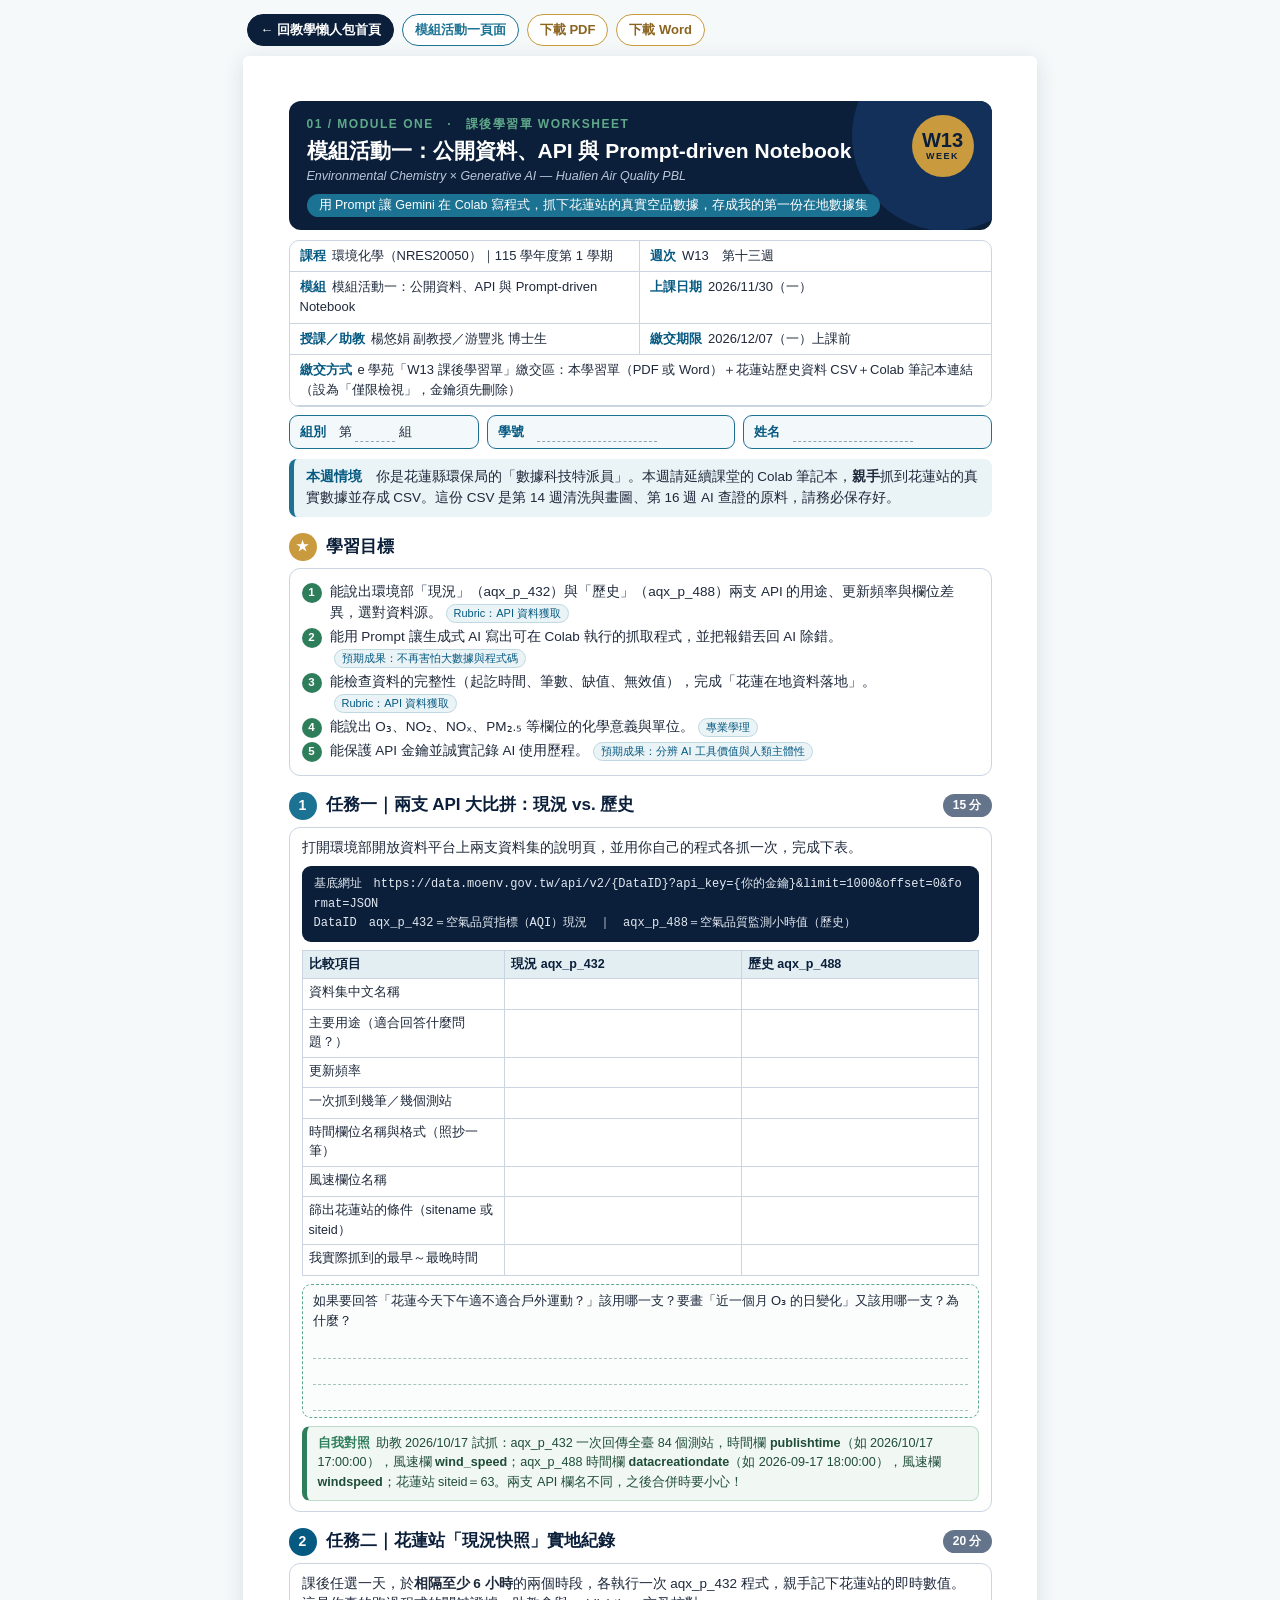
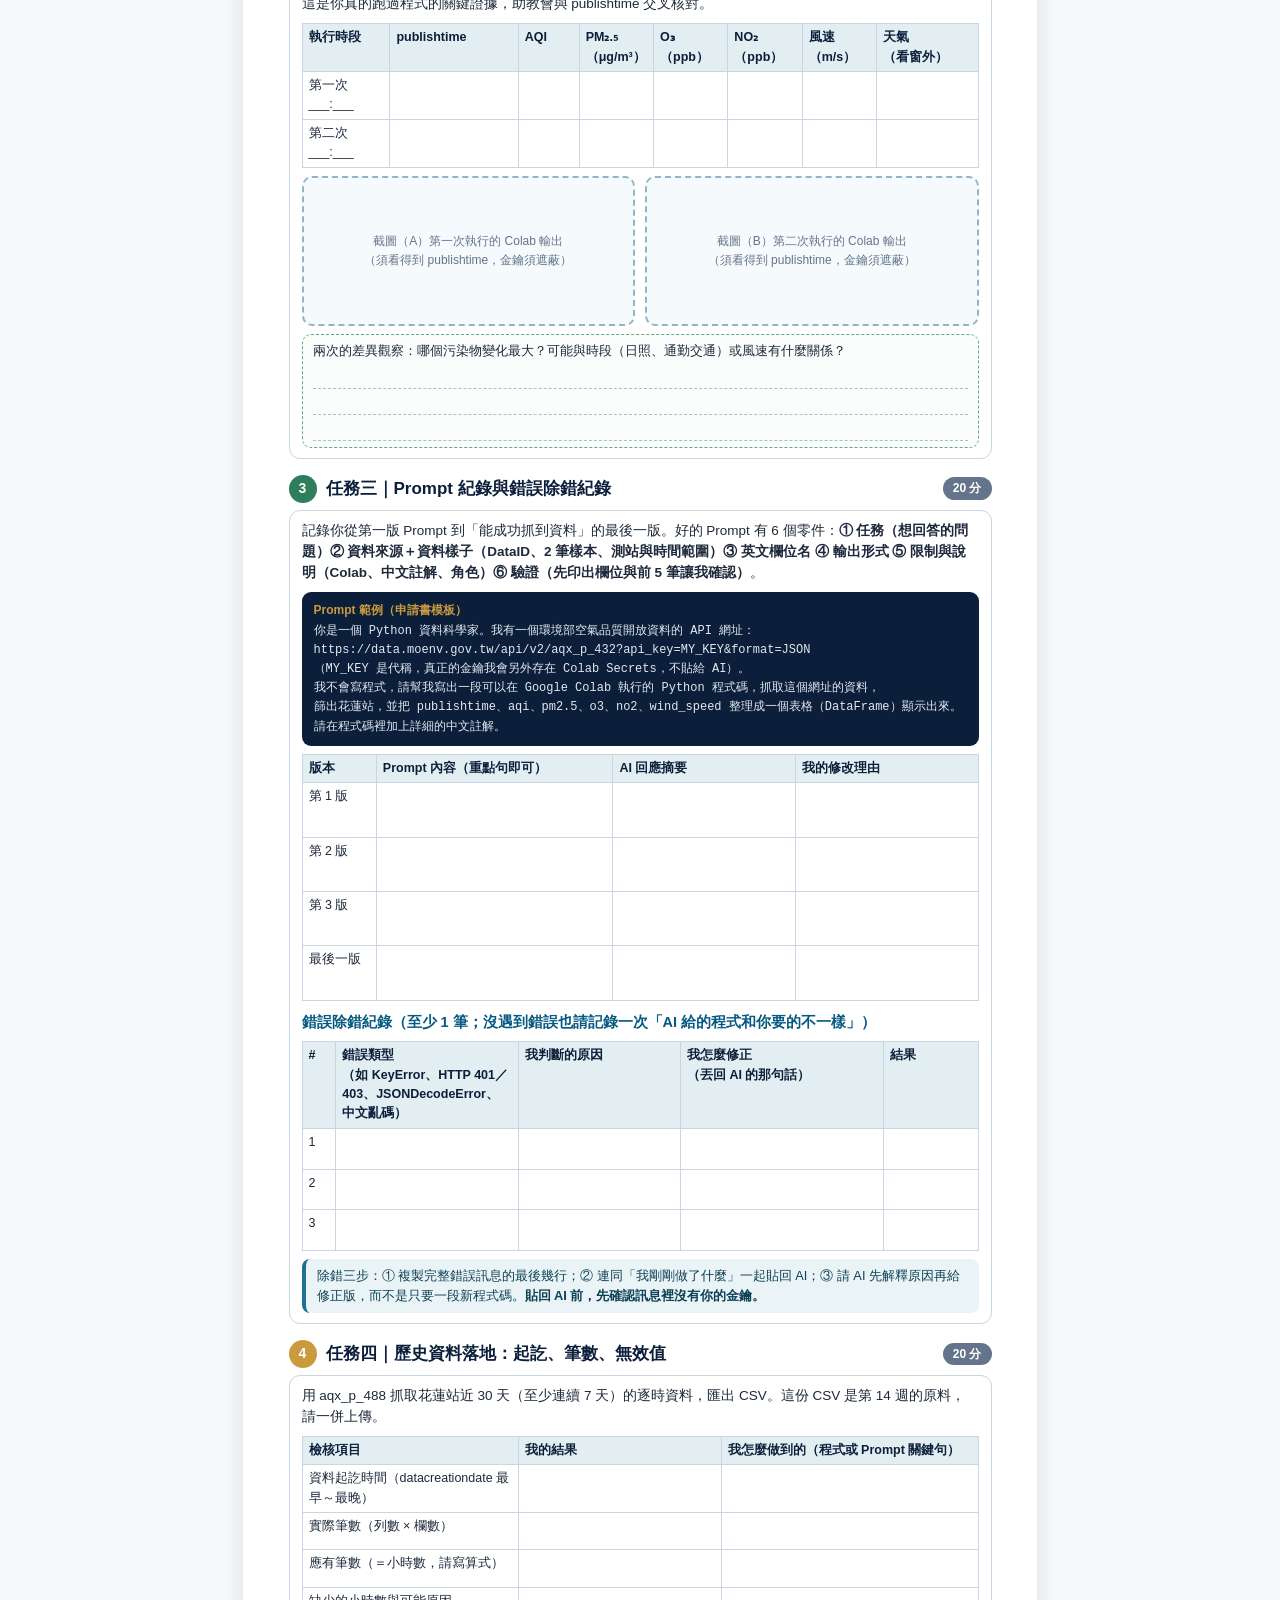
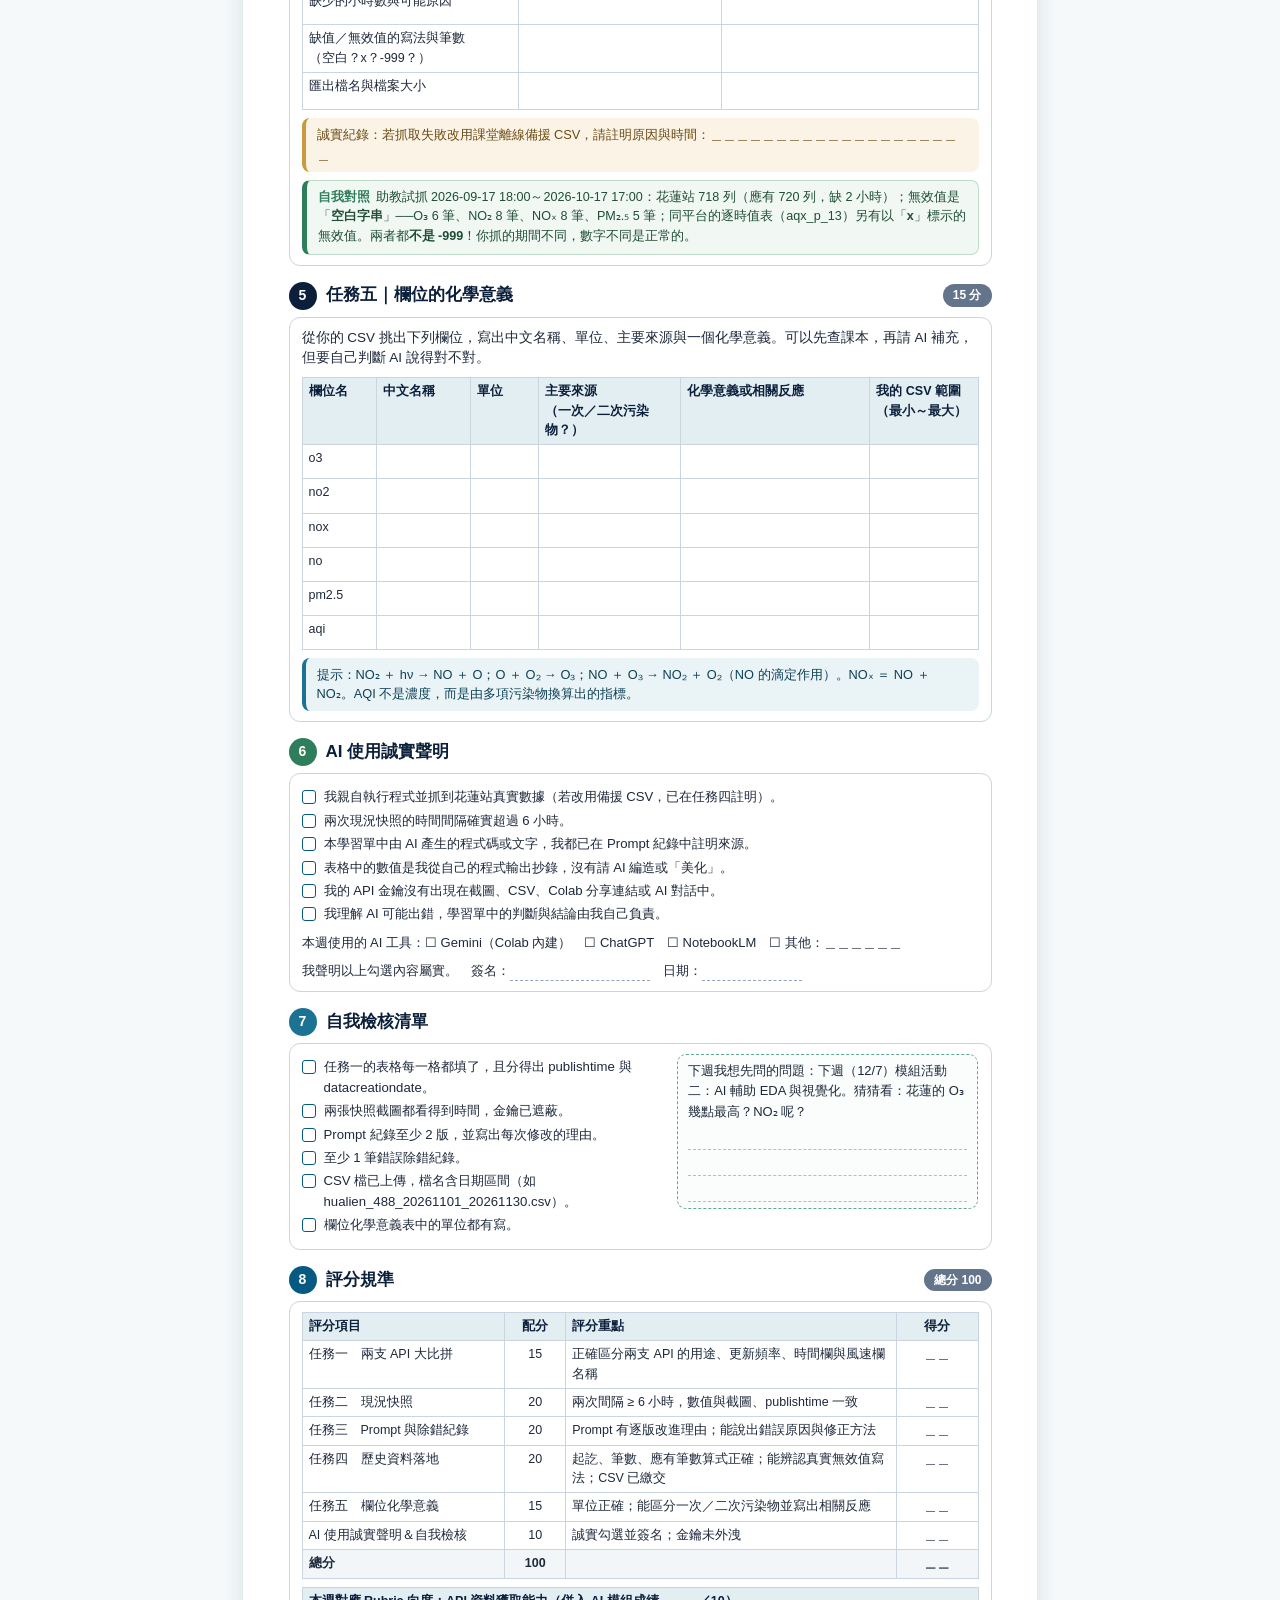
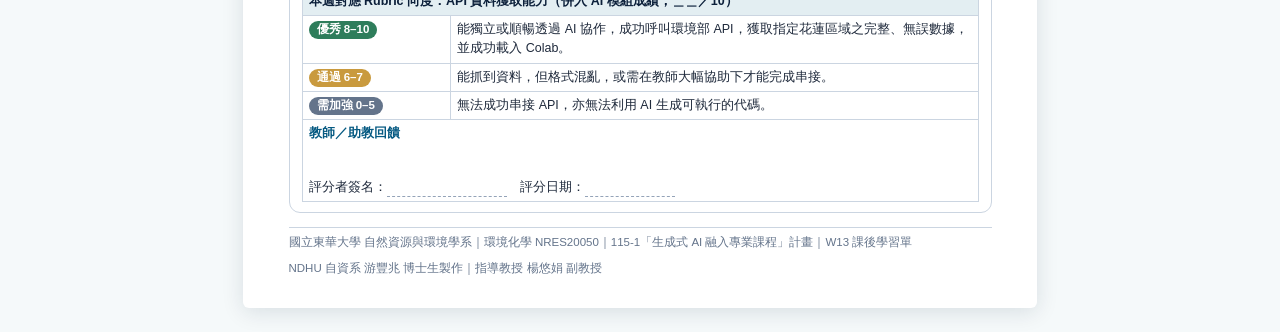
<file: worksheets/W13_M1.html>
<!DOCTYPE html>
<html lang="zh-Hant"><head><meta charset="utf-8">
<meta name="viewport" content="width=device-width, initial-scale=1">
<meta name="author" content="游豐兆 博士生（指導教授 楊悠娟 副教授）">
<title>環境化學 W13 課後學習單｜模組活動一：公開資料、API 與 Prompt-driven Notebook</title>
<style>
:root{--navy:#0B1F3A;--deep:#065A82;--teal:#1C7293;--green:#2E7D5B;--moss:#5FA98A;--gold:#C99A3E;
--bg:#F5F9FA;--ink:#1E293B;--gray:#64748B;--line:#CBD5E1;--soft:#EAF3F6;}
*{box-sizing:border-box;}
html,body{margin:0;padding:0;}
body{font-family:'Microsoft JhengHei','Noto Sans TC','PingFang TC',sans-serif;color:var(--ink);background:var(--bg);
 line-height:1.55;font-size:14px;-webkit-print-color-adjust:exact;print-color-adjust:exact;}
a{color:var(--teal);}
.topnav{max-width:210mm;margin:14px auto 0;display:flex;flex-wrap:wrap;gap:8px;padding:0 4px;}
.topnav a{display:inline-block;text-decoration:none;font-size:13px;font-weight:700;padding:5px 12px;border-radius:999px;
 background:#fff;border:1.5px solid var(--teal);color:var(--teal);}
.topnav a.home{background:var(--navy);border-color:var(--navy);color:#fff;}
.topnav a.dl{border-color:var(--gold);color:#8A6420;}
.sheet{max-width:210mm;margin:10px auto 24px;background:#fff;padding:12mm 12mm 8mm;box-shadow:0 4px 22px rgba(11,31,58,.12);border-radius:6px;}
.hdr{background:var(--navy);color:#fff;border-radius:12px;padding:14px 92px 13px 18px;position:relative;overflow:hidden;}
.hdr::after{content:"";position:absolute;right:-50px;top:-60px;width:190px;height:190px;border-radius:50%;background:#12305A;}
.hdr>*{position:relative;z-index:1;}
.hdr .eyebrow{color:var(--moss);font-weight:700;font-size:12px;letter-spacing:1.5px;}
.hdr h1{margin:3px 0 2px;font-size:21px;line-height:1.35;}
.hdr .en{font-style:italic;color:#B9C7D8;font-size:12.5px;}
.hdr .tag{display:inline-block;margin-top:7px;background:var(--teal);border-radius:999px;padding:2px 12px;font-size:12.5px;}
.hdr .badge{position:absolute;right:18px;top:14px;z-index:2;width:62px;height:62px;border-radius:50%;background:var(--gold);color:var(--navy);
 display:flex;flex-direction:column;align-items:center;justify-content:center;font-weight:800;}
.hdr .badge b{font-size:20px;line-height:1;} .hdr .badge span{font-size:9px;letter-spacing:1.5px;}
.meta{margin-top:10px;display:grid;grid-template-columns:repeat(2,1fr);gap:0;border:1.3px solid var(--line);border-radius:10px;overflow:hidden;font-size:13px;}
.meta div{padding:5px 10px;border-bottom:1px solid var(--line);}
.meta div:nth-child(odd){border-right:1px solid var(--line);}
.meta div.full{grid-column:1/-1;border-right:none;}
.meta b{color:var(--deep);margin-right:6px;}
.idbar{margin-top:8px;display:grid;grid-template-columns:1fr 1.3fr 1.3fr;gap:8px;}
.idbar div{border:1.6px solid var(--teal);border-radius:9px;padding:6px 10px;font-size:13px;background:#F3F9FB;}
.idbar b{color:var(--deep);}
.fill{display:inline-block;min-width:70px;border-bottom:1.3px dashed #94A3B8;height:15px;vertical-align:bottom;}
.mission{margin-top:10px;background:var(--soft);border-left:5px solid var(--teal);border-radius:8px;padding:8px 12px;font-size:13.5px;}
h2.sec{display:flex;align-items:center;gap:9px;margin:16px 0 7px;font-size:17px;color:var(--navy);break-after:avoid;page-break-after:avoid;}
h2.sec .n{flex:0 0 auto;width:28px;height:28px;border-radius:50%;color:#fff;display:flex;align-items:center;justify-content:center;font-size:14px;font-weight:800;}
h2.sec .pt{margin-left:auto;flex:0 0 auto;font-size:12px;color:#fff;background:var(--gray);padding:2px 10px;border-radius:999px;font-weight:700;}
h3.sub{font-size:14.5px;color:var(--deep);margin:10px 0 5px;}
.card{border:1.3px solid var(--line);border-radius:11px;padding:10px 12px;background:#fff;}
.card>*+*{margin-top:8px;}
.goals{margin:0;padding-left:0;list-style:none;}
.goals li{display:flex;gap:8px;align-items:flex-start;margin:3px 0;font-size:13.5px;}
.goals .k{flex:0 0 auto;width:20px;height:20px;border-radius:50%;background:var(--green);color:#fff;font-size:11.5px;display:flex;align-items:center;justify-content:center;margin-top:1px;font-weight:700;}
.goals .t{display:inline-block;font-size:11px;color:var(--deep);background:var(--soft);border:1px solid #BFD9E2;border-radius:999px;padding:0 7px;margin-left:4px;white-space:nowrap;}
p.d{margin:0;font-size:13.5px;}
.tw{overflow-x:auto;}
table{width:100%;border-collapse:collapse;font-size:12.5px;}
table.small{font-size:11px;}
th,td{border:1px solid var(--line);padding:4px 6px;vertical-align:top;text-align:left;}
th{background:#E3EEF2;color:var(--navy);font-weight:700;}
tr{break-inside:avoid;page-break-inside:avoid;}
td.c{color:var(--gray);font-size:11.5px;}
.writebox{border:1.5px dashed var(--moss);border-radius:9px;padding:6px 10px;background:#FAFDFB;}
.writebox .q{font-size:13px;margin-bottom:2px;}
.writebox .ln{border-bottom:1px dashed #A7C4B5;height:26px;}
.pastes{display:grid;gap:10px;}
.paste{border:2px dashed #93B4C2;border-radius:10px;background:#F5FAFC;color:var(--gray);font-size:12px;min-height:150px;
 display:flex;align-items:center;justify-content:center;text-align:center;padding:8px;}
.code{background:var(--navy);color:#E2E8F0;border-radius:9px;padding:9px 12px;font-family:Consolas,'Microsoft JhengHei',monospace;
 font-size:12px;white-space:pre-wrap;word-break:break-all;line-height:1.6;}
.code .h{color:var(--gold);font-weight:700;display:block;margin-bottom:2px;font-family:'Microsoft JhengHei','Noto Sans TC',sans-serif;}
.note{border-radius:8px;padding:7px 11px;font-size:12.8px;}
.note.tip{background:var(--soft);border-left:4px solid var(--teal);color:#0E4157;}
.note.warn{background:#FBF4E6;border-left:4px solid var(--gold);color:#6B4A12;}
.self{background:#F1F8F4;border:1.3px solid #BFDCCB;border-left:5px solid var(--green);border-radius:8px;padding:7px 11px;font-size:12.6px;color:#1F4D37;}
.self .lab{font-weight:800;color:var(--green);margin-right:6px;}
.chk{display:flex;gap:8px;align-items:flex-start;font-size:13.2px;margin:3px 0;}
.box{flex:0 0 auto;width:14px;height:14px;border:1.8px solid var(--deep);border-radius:3px;margin-top:3px;}
.two{display:grid;grid-template-columns:1.2fr 1fr;gap:14px;}
.sign{margin-top:8px;font-size:13px;}
.rub th:nth-child(2),.rub td:nth-child(2),.rub th:nth-child(4),.rub td:nth-child(4){text-align:center;white-space:nowrap;}
.rub tr.total td{background:#F3F6F8;font-weight:800;}
.dim{margin-top:8px;}
.dim th{width:22%;}
.lv{display:inline-block;font-weight:800;padding:0 8px;border-radius:999px;color:#fff;font-size:11.5px;}
.feedback{margin-top:10px;border:1.6px solid var(--deep);border-radius:10px;padding:8px 12px;background:#F3F8FB;font-size:13px;}
.feedback .ln{border-bottom:1px dashed #94A3B8;height:24px;}
.credit{margin-top:14px;padding-top:6px;border-top:1px solid var(--line);display:flex;justify-content:space-between;gap:8px;flex-wrap:wrap;font-size:11.5px;color:var(--gray);}
.print-foot{display:none;}
table.ptable,table.ptable>tbody,table.ptable>tbody>tr,table.ptable>tbody>tr>td{display:block;border:0;padding:0;margin:0;width:auto;min-width:0;}
table.ptable>tbody>tr{break-inside:auto;page-break-inside:auto;}
table.ptable>tfoot{display:none;}
@media (max-width:640px){
 body{font-size:14px;}
 .sheet{padding:16px 14px;margin:8px 8px 18px;border-radius:4px;}
 .topnav{margin:10px 8px 0;}
 .meta{grid-template-columns:1fr;} .meta div:nth-child(odd){border-right:none;}
 .idbar,.two{grid-template-columns:1fr;}
 .pastes{grid-template-columns:1fr !important;}
 .hdr{padding-right:86px;}
 .hdr h1{font-size:18px;}
 table{min-width:560px;}
}
@page{size:A4;margin:12mm 12mm 16mm;}
@media print{
 body{background:#fff;font-size:12.5px;}
 .topnav{display:none;}
 .sheet{max-width:none;margin:0;padding:0;box-shadow:none;border-radius:0;}
 .credit{display:none;}
 table.ptable{display:table;width:100%;border-collapse:collapse;}
 table.ptable>tbody{display:table-row-group;} table.ptable>tbody>tr{display:table-row;} table.ptable>tbody>tr>td{display:table-cell;}
 table.ptable>tfoot{display:table-footer-group;}
 table.ptable>tfoot td{border:0;padding:3mm 0 0;}
 .print-foot{display:flex;justify-content:space-between;font-size:9pt;color:var(--gray);
  border-top:0.6pt solid var(--line);padding-top:1.5mm;}
 .paste{min-height:118px;}
 h2.sec{margin:11px 0 5px;}
 .card{padding:8px 10px;} .card>*+*{margin-top:6px;}
 .writebox .ln{height:22px;}
 .mission,.meta{margin-top:7px;}
 .sec-block{break-inside:auto;}
 .keep{break-inside:avoid;page-break-inside:avoid;}
}
</style></head>
<body>
<nav class="topnav"><a class="home" href="../index.html">← 回教學懶人包首頁</a><a href="../m1.html">模組活動一頁面</a><a class="dl" href="W13_M1.pdf" download>下載 PDF</a><a class="dl" href="W13_M1.docx" download>下載 Word</a></nav>
<table class="ptable"><tfoot><tr><td><div class="print-foot"><span>NDHU 自資系 游豐兆 博士生製作｜指導教授 楊悠娟 副教授</span><span>環境化學 W13 課後學習單</span></div></td></tr></tfoot><tbody><tr><td>
<main class="sheet">

<header class="hdr">
  <div class="badge"><b>W13</b><span>WEEK</span></div>
  <div class="eyebrow">01 / MODULE ONE　·　課後學習單 WORKSHEET</div>
  <h1>模組活動一：公開資料、API 與 Prompt-driven Notebook</h1>
  <div class="en">Environmental Chemistry × Generative AI — Hualien Air Quality PBL</div>
  <div class="tag">用 Prompt 讓 Gemini 在 Colab 寫程式，抓下花蓮站的真實空品數據，存成我的第一份在地數據集</div>
</header>
<div class="meta">
  <div><b>課程</b>環境化學（NRES20050）｜115 學年度第 1 學期</div><div><b>週次</b>W13　第十三週</div>
  <div><b>模組</b>模組活動一：公開資料、API 與 Prompt-driven Notebook</div><div><b>上課日期</b>2026/11/30（一）</div>
  <div><b>授課／助教</b>楊悠娟 副教授／游豐兆 博士生</div><div><b>繳交期限</b>2026/12/07（一）上課前</div>
  <div class="full"><b>繳交方式</b>e 學苑「W13 課後學習單」繳交區：本學習單（PDF 或 Word）＋花蓮站歷史資料 CSV＋Colab 筆記本連結（設為「僅限檢視」，金鑰須先刪除）</div>
</div>
<div class="idbar">
  <div><b>組別</b>　第 <span class="fill" style="min-width:40px"></span> 組</div>
  <div><b>學號</b>　<span class="fill" style="min-width:120px"></span></div>
  <div><b>姓名</b>　<span class="fill" style="min-width:120px"></span></div>
</div>
<div class="mission"><b style="color:#065A82">本週情境</b>　你是花蓮縣環保局的「數據科技特派員」。本週請延續課堂的 Colab 筆記本，<b>親手</b>抓到花蓮站的真實數據並存成 CSV。這份 CSV 是第 14 週清洗與畫圖、第 16 週 AI 查證的原料，請務必保存好。</div><h2 class="sec"><span class="n" style="background:#C99A3E">★</span>學習目標</h2><div class="card"><ul class="goals"><li><span class="k">1</span><span>能說出環境部「現況」（aqx_p_432）與「歷史」（aqx_p_488）兩支 API 的用途、更新頻率與欄位差異，選對資料源。<span class="t">Rubric：API 資料獲取</span></span></li><li><span class="k">2</span><span>能用 Prompt 讓生成式 AI 寫出可在 Colab 執行的抓取程式，並把報錯丟回 AI 除錯。<span class="t">預期成果：不再害怕大數據與程式碼</span></span></li><li><span class="k">3</span><span>能檢查資料的完整性（起訖時間、筆數、缺值、無效值），完成「花蓮在地資料落地」。<span class="t">Rubric：API 資料獲取</span></span></li><li><span class="k">4</span><span>能說出 O₃、NO₂、NOₓ、PM₂.₅ 等欄位的化學意義與單位。<span class="t">專業學理</span></span></li><li><span class="k">5</span><span>能保護 API 金鑰並誠實記錄 AI 使用歷程。<span class="t">預期成果：分辨 AI 工具價值與人類主體性</span></span></li></ul></div><h2 class="sec"><span class="n" style="background:#1C7293">1</span>任務一｜兩支 API 大比拼：現況 vs. 歷史<span class="pt">15 分</span></h2><div class="card"><p class="d">打開環境部開放資料平台上兩支資料集的說明頁，並用你自己的程式各抓一次，完成下表。</p><div class="code keep">基底網址　https://data.moenv.gov.tw/api/v2/{DataID}?api_key={你的金鑰}&amp;limit=1000&amp;offset=0&amp;format=JSON
DataID　aqx_p_432＝空氣品質指標（AQI）現況　｜　aqx_p_488＝空氣品質監測小時值（歷史）</div><div class="tw"><table><colgroup><col style="width:30%"><col style="width:35%"><col style="width:35%"></colgroup><tr><th>比較項目</th><th>現況 aqx_p_432</th><th>歷史 aqx_p_488</th></tr><tr><td style="height:8.1mm">資料集中文名稱</td><td></td><td></td></tr><tr><td style="height:8.1mm">主要用途（適合回答什麼問題？）</td><td></td><td></td></tr><tr><td style="height:8.1mm">更新頻率</td><td></td><td></td></tr><tr><td style="height:8.1mm">一次抓到幾筆／幾個測站</td><td></td><td></td></tr><tr><td style="height:8.1mm">時間欄位名稱與格式（照抄一筆）</td><td></td><td></td></tr><tr><td style="height:8.1mm">風速欄位名稱</td><td></td><td></td></tr><tr><td style="height:8.1mm">篩出花蓮站的條件（sitename 或 siteid）</td><td></td><td></td></tr><tr><td style="height:8.1mm">我實際抓到的最早～最晚時間</td><td></td><td></td></tr></table></div><div class="writebox keep"><div class="q">如果要回答「花蓮今天下午適不適合戶外運動？」該用哪一支？要畫「近一個月 O₃ 的日變化」又該用哪一支？為什麼？</div><div class="ln"></div><div class="ln"></div><div class="ln"></div></div><div class="self keep"><span class="lab">自我對照</span>助教 2026/10/17 試抓：aqx_p_432 一次回傳全臺 84 個測站，時間欄 <b>publishtime</b>（如 2026/10/17 17:00:00），風速欄 <b>wind_speed</b>；aqx_p_488 時間欄 <b>datacreationdate</b>（如 2026-09-17 18:00:00），風速欄 <b>windspeed</b>；花蓮站 siteid＝63。兩支 API 欄名不同，之後合併時要小心！</div></div><h2 class="sec"><span class="n" style="background:#065A82">2</span>任務二｜花蓮站「現況快照」實地紀錄<span class="pt">20 分</span></h2><div class="card"><p class="d">課後任選一天，於<b>相隔至少 6 小時</b>的兩個時段，各執行一次 aqx_p_432 程式，親手記下花蓮站的即時數值。這是你真的跑過程式的關鍵證據，助教會與 publishtime 交叉核對。</p><div class="tw"><table><colgroup><col style="width:13%"><col style="width:19%"><col style="width:9%"><col style="width:11%"><col style="width:11%"><col style="width:11%"><col style="width:11%"><col style="width:15%"></colgroup><tr><th>執行時段</th><th>publishtime</th><th>AQI</th><th>PM₂.₅<br>（μg/m³）</th><th>O₃<br>（ppb）</th><th>NO₂<br>（ppb）</th><th>風速<br>（m/s）</th><th>天氣<br>（看窗外）</th></tr><tr><td style="height:9.9mm">第一次<br>___:___</td><td></td><td></td><td></td><td></td><td></td><td></td><td></td></tr><tr><td style="height:9.9mm">第二次<br>___:___</td><td></td><td></td><td></td><td></td><td></td><td></td><td></td></tr></table></div><div class="pastes keep" style="grid-template-columns:repeat(2,1fr)"><div class="paste">截圖（A）第一次執行的 Colab 輸出<br>（須看得到 publishtime，金鑰須遮蔽）</div><div class="paste">截圖（B）第二次執行的 Colab 輸出<br>（須看得到 publishtime，金鑰須遮蔽）</div></div><div class="writebox keep"><div class="q">兩次的差異觀察：哪個污染物變化最大？可能與時段（日照、通勤交通）或風速有什麼關係？</div><div class="ln"></div><div class="ln"></div><div class="ln"></div></div></div><h2 class="sec"><span class="n" style="background:#2E7D5B">3</span>任務三｜Prompt 紀錄與錯誤除錯紀錄<span class="pt">20 分</span></h2><div class="card"><p class="d">記錄你從第一版 Prompt 到「能成功抓到資料」的最後一版。好的 Prompt 有 6 個零件：<b>① 任務（想回答的問題）② 資料來源＋資料樣子（DataID、2 筆樣本、測站與時間範圍）③ 英文欄位名 ④ 輸出形式 ⑤ 限制與說明（Colab、中文註解、角色）⑥ 驗證（先印出欄位與前 5 筆讓我確認）</b>。</p><div class="code keep"><span class="h">Prompt 範例（申請書模板）</span>你是一個 Python 資料科學家。我有一個環境部空氣品質開放資料的 API 網址：
https://data.moenv.gov.tw/api/v2/aqx_p_432?api_key=MY_KEY&amp;format=JSON
（MY_KEY 是代稱，真正的金鑰我會另外存在 Colab Secrets，不貼給 AI）。
我不會寫程式，請幫我寫出一段可以在 Google Colab 執行的 Python 程式碼，抓取這個網址的資料，
篩出花蓮站，並把 publishtime、aqi、pm2.5、o3、no2、wind_speed 整理成一個表格（DataFrame）顯示出來。
請在程式碼裡加上詳細的中文註解。</div><div class="tw"><table><colgroup><col style="width:11%"><col style="width:35%"><col style="width:27%"><col style="width:27%"></colgroup><tr><th>版本</th><th>Prompt 內容（重點句即可）</th><th>AI 回應摘要</th><th>我的修改理由</th></tr><tr><td style="height:14.4mm">第 1 版</td><td></td><td></td><td></td></tr><tr><td style="height:14.4mm">第 2 版</td><td></td><td></td><td></td></tr><tr><td style="height:14.4mm">第 3 版</td><td></td><td></td><td></td></tr><tr><td style="height:14.4mm">最後一版</td><td></td><td></td><td></td></tr></table></div><h3 class="sub">錯誤除錯紀錄（至少 1 筆；沒遇到錯誤也請記錄一次「AI 給的程式和你要的不一樣」）</h3><div class="tw"><table><colgroup><col style="width:5%"><col style="width:27%"><col style="width:24%"><col style="width:30%"><col style="width:14%"></colgroup><tr><th>#</th><th>錯誤類型<br>（如 KeyError、HTTP 401／403、JSONDecodeError、中文亂碼）</th><th>我判斷的原因</th><th>我怎麼修正<br>（丟回 AI 的那句話）</th><th>結果</th></tr><tr><td style="height:10.8mm">1</td><td></td><td></td><td></td><td></td></tr><tr><td style="height:10.8mm">2</td><td></td><td></td><td></td><td></td></tr><tr><td style="height:10.8mm">3</td><td></td><td></td><td></td><td></td></tr></table></div><div class="note tip keep">除錯三步：① 複製完整錯誤訊息的最後幾行；② 連同「我剛剛做了什麼」一起貼回 AI；③ 請 AI 先解釋原因再給修正版，而不是只要一段新程式碼。<b>貼回 AI 前，先確認訊息裡沒有你的金鑰。</b></div></div><h2 class="sec"><span class="n" style="background:#C99A3E">4</span>任務四｜歷史資料落地：起訖、筆數、無效值<span class="pt">20 分</span></h2><div class="card"><p class="d">用 aqx_p_488 抓取花蓮站近 30 天（至少連續 7 天）的逐時資料，匯出 CSV。這份 CSV 是第 14 週的原料，請一併上傳。</p><div class="tw"><table><colgroup><col style="width:32%"><col style="width:30%"><col style="width:38%"></colgroup><tr><th>檢核項目</th><th>我的結果</th><th>我怎麼做到的（程式或 Prompt 關鍵句）</th></tr><tr><td style="height:9.9mm">資料起訖時間（datacreationdate 最早～最晚）</td><td></td><td></td></tr><tr><td style="height:9.9mm">實際筆數（列數 × 欄數）</td><td></td><td></td></tr><tr><td style="height:9.9mm">應有筆數（＝小時數，請寫算式）</td><td></td><td></td></tr><tr><td style="height:9.9mm">缺少的小時數與可能原因</td><td></td><td></td></tr><tr><td style="height:9.9mm">缺值／無效值的寫法與筆數<br>（空白？x？-999？）</td><td></td><td></td></tr><tr><td style="height:9.9mm">匯出檔名與檔案大小</td><td></td><td></td></tr></table></div><div class="note warn keep">誠實紀錄：若抓取失敗改用課堂離線備援 CSV，請註明原因與時間：＿＿＿＿＿＿＿＿＿＿＿＿＿＿＿＿＿＿＿＿</div><div class="self keep"><span class="lab">自我對照</span>助教試抓 2026-09-17 18:00～2026-10-17 17:00：花蓮站 718 列（應有 720 列，缺 2 小時）；無效值是「<b>空白字串</b>」──O₃ 6 筆、NO₂ 8 筆、NOₓ 8 筆、PM₂.₅ 5 筆；同平台的逐時值表（aqx_p_13）另有以「<b>x</b>」標示的無效值。兩者都<b>不是 -999</b>！你抓的期間不同，數字不同是正常的。</div></div><h2 class="sec"><span class="n" style="background:#0B1F3A">5</span>任務五｜欄位的化學意義<span class="pt">15 分</span></h2><div class="card"><p class="d">從你的 CSV 挑出下列欄位，寫出中文名稱、單位、主要來源與一個化學意義。可以先查課本，再請 AI 補充，但要自己判斷 AI 說得對不對。</p><div class="tw"><table><colgroup><col style="width:11%"><col style="width:14%"><col style="width:10%"><col style="width:21%"><col style="width:28%"><col style="width:16%"></colgroup><tr><th>欄位名</th><th>中文名稱</th><th>單位</th><th>主要來源<br>（一次／二次污染物？）</th><th>化學意義或相關反應</th><th>我的 CSV 範圍<br>（最小～最大）</th></tr><tr><td style="height:9.0mm">o3</td><td></td><td></td><td></td><td></td><td></td></tr><tr><td style="height:9.0mm">no2</td><td></td><td></td><td></td><td></td><td></td></tr><tr><td style="height:9.0mm">nox</td><td></td><td></td><td></td><td></td><td></td></tr><tr><td style="height:9.0mm">no</td><td></td><td></td><td></td><td></td><td></td></tr><tr><td style="height:9.0mm">pm2.5</td><td></td><td></td><td></td><td></td><td></td></tr><tr><td style="height:9.0mm">aqi</td><td></td><td></td><td></td><td></td><td></td></tr></table></div><div class="note tip keep">提示：NO₂ ＋ hν → NO ＋ O；O ＋ O₂ → O₃；NO ＋ O₃ → NO₂ ＋ O₂（NO 的滴定作用）。NOₓ ＝ NO ＋ NO₂。AQI 不是濃度，而是由多項污染物換算出的指標。</div></div><h2 class="sec"><span class="n" style="background:#2E7D5B">6</span>AI 使用誠實聲明</h2><div class="card"><div class="chk"><span class="box"></span><span>我親自執行程式並抓到花蓮站真實數據（若改用備援 CSV，已在任務四註明）。</span></div><div class="chk"><span class="box"></span><span>兩次現況快照的時間間隔確實超過 6 小時。</span></div><div class="chk"><span class="box"></span><span>本學習單中由 AI 產生的程式碼或文字，我都已在 Prompt 紀錄中註明來源。</span></div><div class="chk"><span class="box"></span><span>表格中的數值是我從自己的程式輸出抄錄，沒有請 AI 編造或「美化」。</span></div><div class="chk"><span class="box"></span><span>我的 API 金鑰沒有出現在截圖、CSV、Colab 分享連結或 AI 對話中。</span></div><div class="chk"><span class="box"></span><span>我理解 AI 可能出錯，學習單中的判斷與結論由我自己負責。</span></div>
<div class="sign">本週使用的 AI 工具：☐ Gemini（Colab 內建）　☐ ChatGPT　☐ NotebookLM　☐ 其他：＿＿＿＿＿＿</div>
<div class="sign">我聲明以上勾選內容屬實。　簽名：<span class="fill" style="min-width:140px"></span>　日期：<span class="fill" style="min-width:100px"></span></div></div><h2 class="sec"><span class="n" style="background:#1C7293">7</span>自我檢核清單</h2><div class="card keep"><div class="two"><div><div class="chk"><span class="box"></span><span>任務一的表格每一格都填了，且分得出 publishtime 與 datacreationdate。</span></div><div class="chk"><span class="box"></span><span>兩張快照截圖都看得到時間，金鑰已遮蔽。</span></div><div class="chk"><span class="box"></span><span>Prompt 紀錄至少 2 版，並寫出每次修改的理由。</span></div><div class="chk"><span class="box"></span><span>至少 1 筆錯誤除錯紀錄。</span></div><div class="chk"><span class="box"></span><span>CSV 檔已上傳，檔名含日期區間（如 hualien_488_20261101_20261130.csv）。</span></div><div class="chk"><span class="box"></span><span>欄位化學意義表中的單位都有寫。</span></div></div>
<div><div class="writebox"><div class="q">下週我想先問的問題：下週（12/7）模組活動二：AI 輔助 EDA 與視覺化。猜猜看：花蓮的 O₃ 幾點最高？NO₂ 呢？</div><div class="ln"></div><div class="ln"></div><div class="ln"></div></div></div></div></div><h2 class="sec"><span class="n" style="background:#065A82">8</span>評分規準<span class="pt">總分 100</span></h2><div class="card"><div class="tw"><table class="rub"><colgroup><col style="width:30%"><col style="width:9%"><col style="width:49%"><col style="width:12%"></colgroup>
<tr><th>評分項目</th><th>配分</th><th>評分重點</th><th>得分</th></tr><tr><td>任務一　兩支 API 大比拼</td><td>15</td><td>正確區分兩支 API 的用途、更新頻率、時間欄與風速欄名稱</td><td>＿＿</td></tr><tr><td>任務二　現況快照</td><td>20</td><td>兩次間隔 ≥ 6 小時，數值與截圖、publishtime 一致</td><td>＿＿</td></tr><tr><td>任務三　Prompt 與除錯紀錄</td><td>20</td><td>Prompt 有逐版改進理由；能說出錯誤原因與修正方法</td><td>＿＿</td></tr><tr><td>任務四　歷史資料落地</td><td>20</td><td>起訖、筆數、應有筆數算式正確；能辨認真實無效值寫法；CSV 已繳交</td><td>＿＿</td></tr><tr><td>任務五　欄位化學意義</td><td>15</td><td>單位正確；能區分一次／二次污染物並寫出相關反應</td><td>＿＿</td></tr><tr><td>AI 使用誠實聲明＆自我檢核</td><td>10</td><td>誠實勾選並簽名；金鑰未外洩</td><td>＿＿</td></tr>
<tr class="total"><td>總分</td><td>100</td><td></td><td>＿＿</td></tr></table></div>
<div class="tw dim keep"><table><tr><th colspan="2">本週對應 Rubric 向度：API 資料獲取能力（併入 AI 模組成績，＿＿／10）</th></tr>
<tr><td style="width:22%"><span class="lv" style="background:#2E7D5B">優秀 8–10</span></td><td>能獨立或順暢透過 AI 協作，成功呼叫環境部 API，獲取指定花蓮區域之完整、無誤數據，並成功載入 Colab。</td></tr>
<tr><td><span class="lv" style="background:#C99A3E">通過 6–7</span></td><td>能抓到資料，但格式混亂，或需在教師大幅協助下才能完成串接。</td></tr>
<tr><td><span class="lv" style="background:#64748B">需加強 0–5</span></td><td>無法成功串接 API，亦無法利用 AI 生成可執行的代碼。</td></tr>
<tr><td colspan="2" style="height:17mm"><b style="color:#065A82">教師／助教回饋</b>
<div style="margin-top:9mm">評分者簽名：<span class="fill" style="min-width:120px"></span>　評分日期：<span class="fill" style="min-width:90px"></span></div></td></tr></table></div>
</div>
<footer class="credit"><span>國立東華大學 自然資源與環境學系｜環境化學 NRES20050｜115-1「生成式 AI 融入專業課程」計畫｜W13 課後學習單</span><span>NDHU 自資系 游豐兆 博士生製作｜指導教授 楊悠娟 副教授</span></footer>
</main>
</td></tr></tbody></table>
</body></html>
</file>
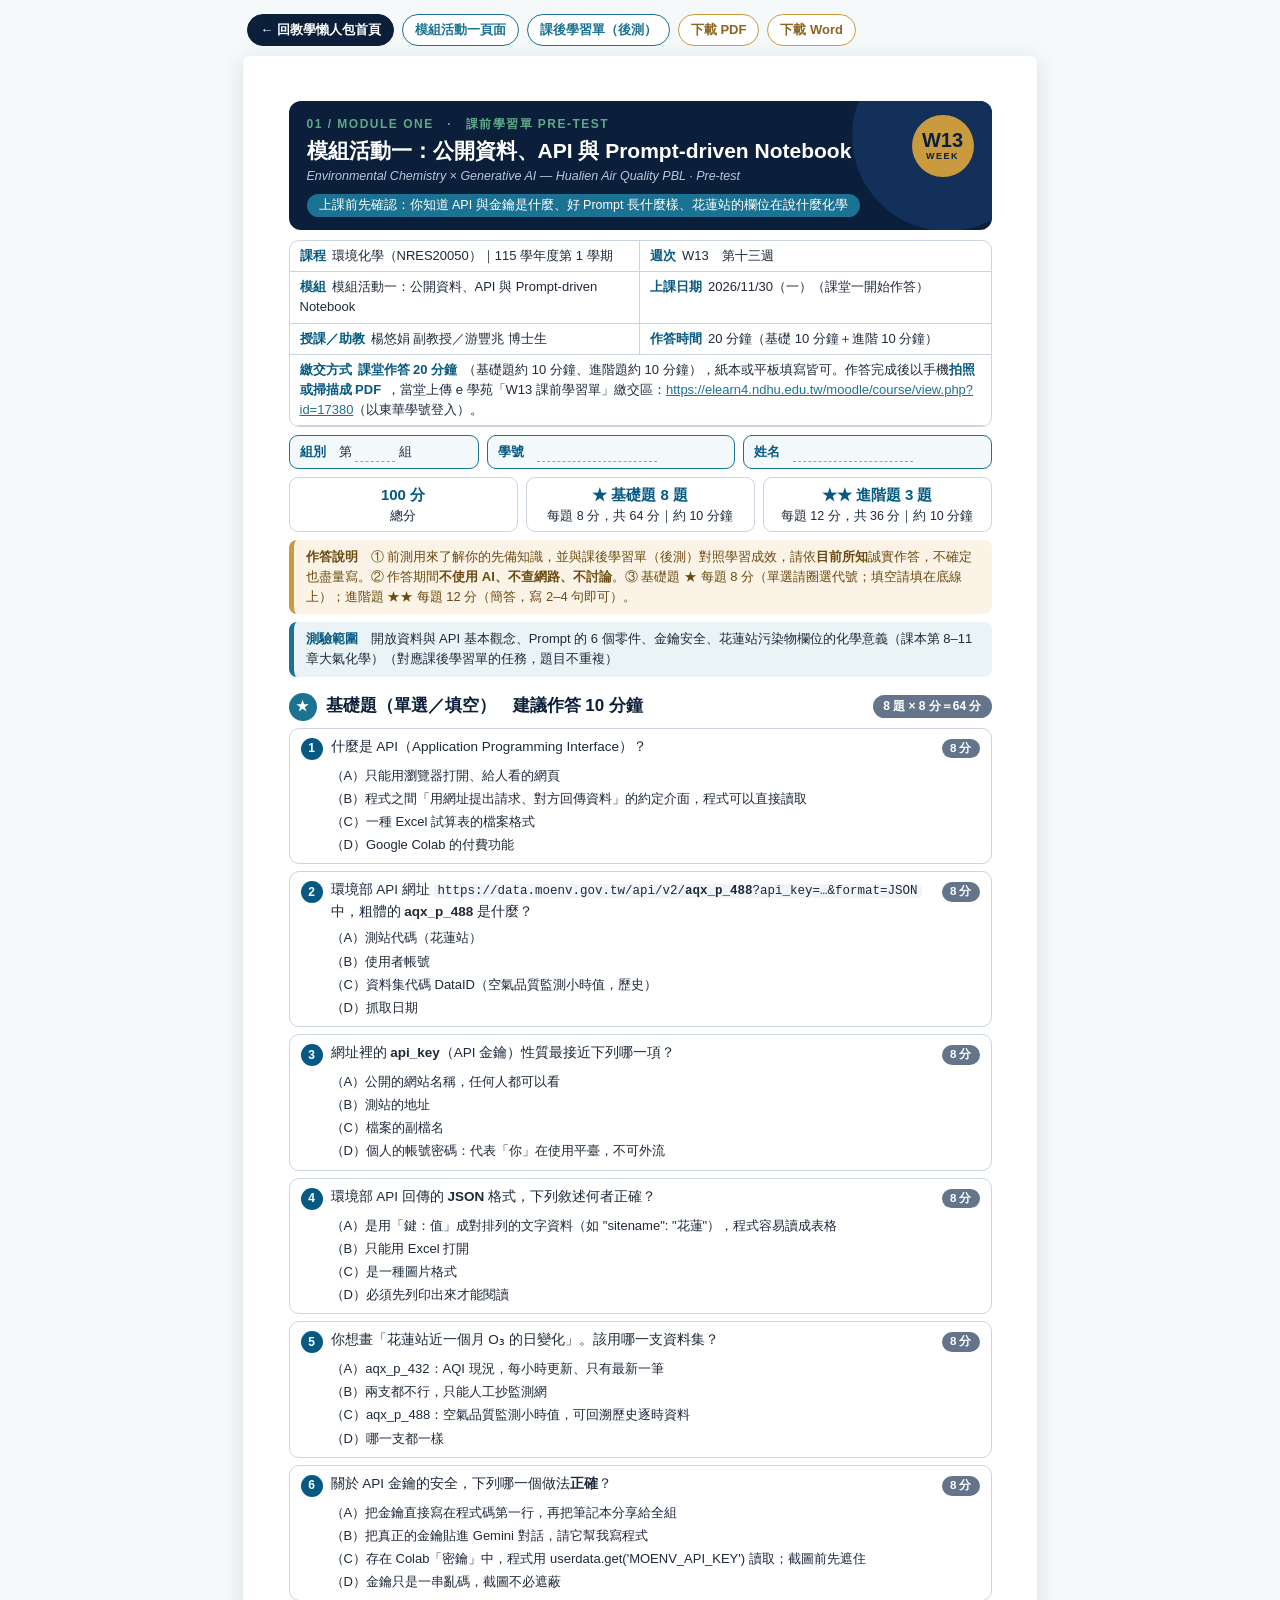
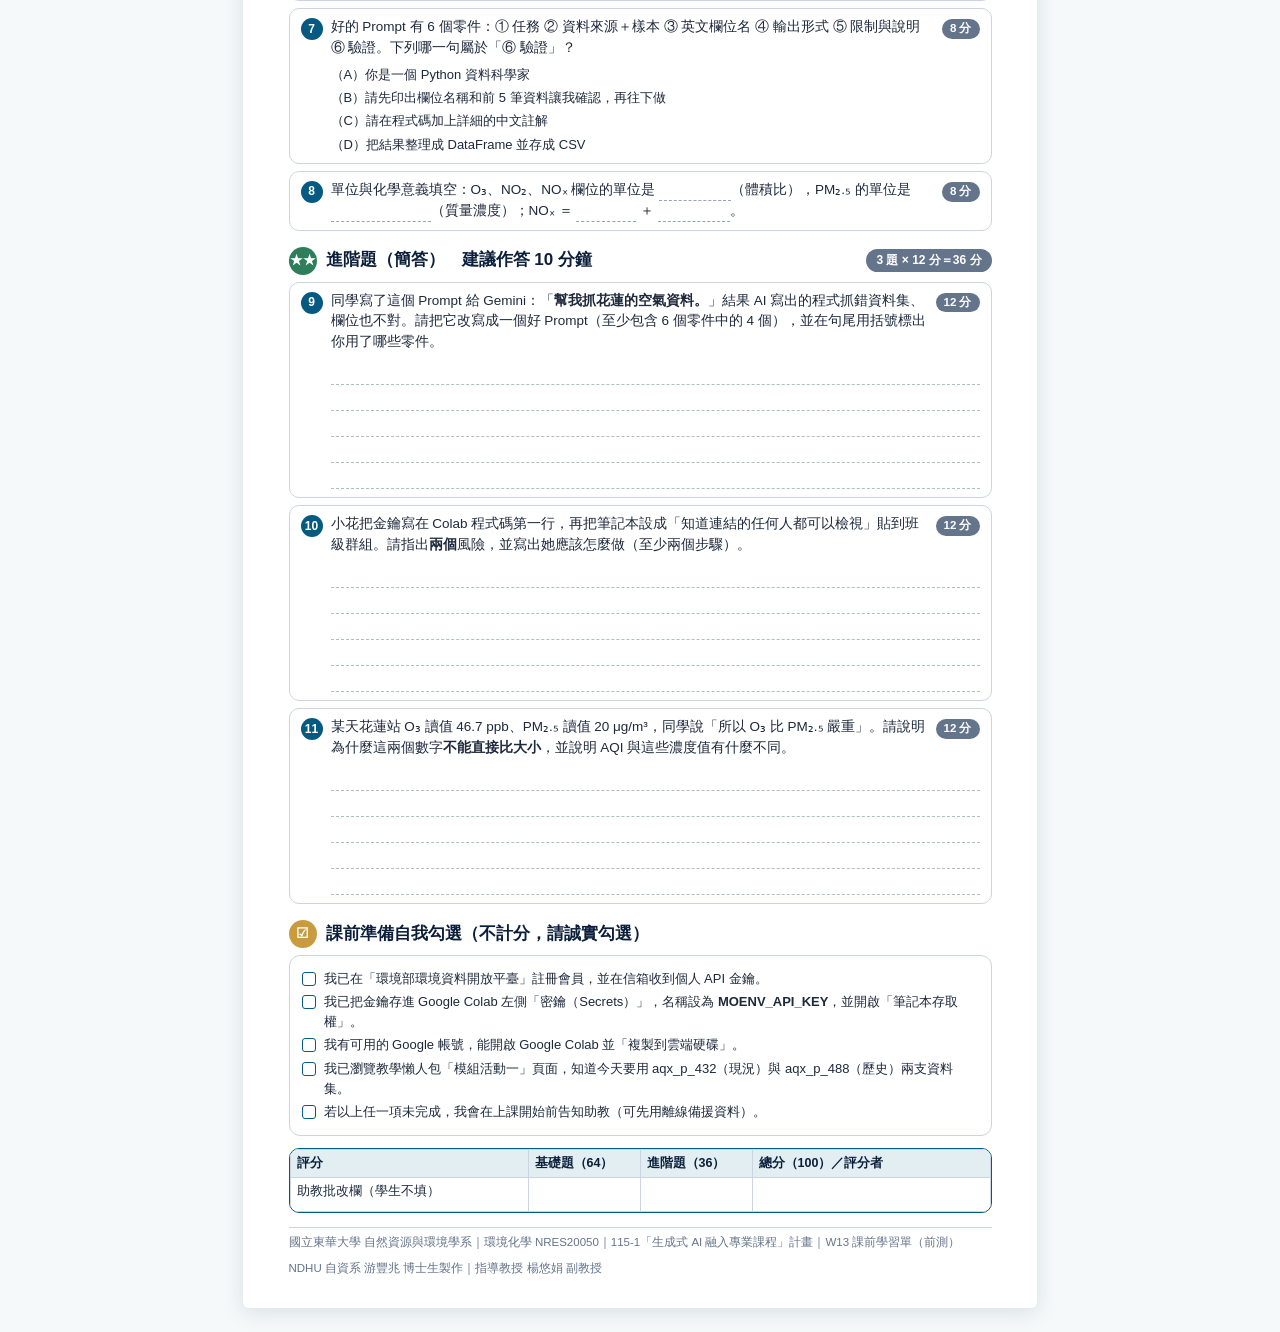
<file: worksheets/W13_M1_pre.html>
<!DOCTYPE html>
<html lang="zh-Hant"><head><meta charset="utf-8">
<meta name="viewport" content="width=device-width, initial-scale=1">
<meta name="author" content="游豐兆 博士生（指導教授 楊悠娟 副教授）">
<title>環境化學 W13 課前學習單（前測）｜模組活動一：公開資料、API 與 Prompt-driven Notebook</title>
<style>
:root{--navy:#0B1F3A;--deep:#065A82;--teal:#1C7293;--green:#2E7D5B;--moss:#5FA98A;--gold:#C99A3E;
--bg:#F5F9FA;--ink:#1E293B;--gray:#64748B;--line:#CBD5E1;--soft:#EAF3F6;}
*{box-sizing:border-box;}
html,body{margin:0;padding:0;}
body{font-family:'Microsoft JhengHei','Noto Sans TC','PingFang TC',sans-serif;color:var(--ink);background:var(--bg);
 line-height:1.55;font-size:14px;-webkit-print-color-adjust:exact;print-color-adjust:exact;}
a{color:var(--teal);}
.topnav{max-width:210mm;margin:14px auto 0;display:flex;flex-wrap:wrap;gap:8px;padding:0 4px;}
.topnav a{display:inline-block;text-decoration:none;font-size:13px;font-weight:700;padding:5px 12px;border-radius:999px;
 background:#fff;border:1.5px solid var(--teal);color:var(--teal);}
.topnav a.home{background:var(--navy);border-color:var(--navy);color:#fff;}
.topnav a.dl{border-color:var(--gold);color:#8A6420;}
.sheet{max-width:210mm;margin:10px auto 24px;background:#fff;padding:12mm 12mm 8mm;box-shadow:0 4px 22px rgba(11,31,58,.12);border-radius:6px;}
.hdr{background:var(--navy);color:#fff;border-radius:12px;padding:14px 92px 13px 18px;position:relative;overflow:hidden;}
.hdr::after{content:"";position:absolute;right:-50px;top:-60px;width:190px;height:190px;border-radius:50%;background:#12305A;}
.hdr>*{position:relative;z-index:1;}
.hdr .eyebrow{color:var(--moss);font-weight:700;font-size:12px;letter-spacing:1.5px;}
.hdr h1{margin:3px 0 2px;font-size:21px;line-height:1.35;}
.hdr .en{font-style:italic;color:#B9C7D8;font-size:12.5px;}
.hdr .tag{display:inline-block;margin-top:7px;background:var(--teal);border-radius:999px;padding:2px 12px;font-size:12.5px;}
.hdr .badge{position:absolute;right:18px;top:14px;z-index:2;width:62px;height:62px;border-radius:50%;background:var(--gold);color:var(--navy);
 display:flex;flex-direction:column;align-items:center;justify-content:center;font-weight:800;}
.hdr .badge b{font-size:20px;line-height:1;} .hdr .badge span{font-size:9px;letter-spacing:1.5px;}
.meta{margin-top:10px;display:grid;grid-template-columns:repeat(2,1fr);gap:0;border:1.3px solid var(--line);border-radius:10px;overflow:hidden;font-size:13px;}
.meta div{padding:5px 10px;border-bottom:1px solid var(--line);}
.meta div:nth-child(odd){border-right:1px solid var(--line);}
.meta div.full{grid-column:1/-1;border-right:none;}
.meta b{color:var(--deep);margin-right:6px;}
.idbar{margin-top:8px;display:grid;grid-template-columns:1fr 1.3fr 1.3fr;gap:8px;}
.idbar div{border:1.6px solid var(--teal);border-radius:9px;padding:6px 10px;font-size:13px;background:#F3F9FB;}
.idbar b{color:var(--deep);}
.fill{display:inline-block;min-width:70px;border-bottom:1.3px dashed #94A3B8;height:15px;vertical-align:bottom;}
.mission{margin-top:10px;background:var(--soft);border-left:5px solid var(--teal);border-radius:8px;padding:8px 12px;font-size:13.5px;}
h2.sec{display:flex;align-items:center;gap:9px;margin:16px 0 7px;font-size:17px;color:var(--navy);break-after:avoid;page-break-after:avoid;}
h2.sec .n{flex:0 0 auto;width:28px;height:28px;border-radius:50%;color:#fff;display:flex;align-items:center;justify-content:center;font-size:14px;font-weight:800;}
h2.sec .pt{margin-left:auto;flex:0 0 auto;font-size:12px;color:#fff;background:var(--gray);padding:2px 10px;border-radius:999px;font-weight:700;}
h3.sub{font-size:14.5px;color:var(--deep);margin:10px 0 5px;}
.card{border:1.3px solid var(--line);border-radius:11px;padding:10px 12px;background:#fff;}
.card>*+*{margin-top:8px;}
.goals{margin:0;padding-left:0;list-style:none;}
.goals li{display:flex;gap:8px;align-items:flex-start;margin:3px 0;font-size:13.5px;}
.goals .k{flex:0 0 auto;width:20px;height:20px;border-radius:50%;background:var(--green);color:#fff;font-size:11.5px;display:flex;align-items:center;justify-content:center;margin-top:1px;font-weight:700;}
.goals .t{display:inline-block;font-size:11px;color:var(--deep);background:var(--soft);border:1px solid #BFD9E2;border-radius:999px;padding:0 7px;margin-left:4px;white-space:nowrap;}
p.d{margin:0;font-size:13.5px;}
.tw{overflow-x:auto;}
table{width:100%;border-collapse:collapse;font-size:12.5px;}
table.small{font-size:11px;}
th,td{border:1px solid var(--line);padding:4px 6px;vertical-align:top;text-align:left;}
th{background:#E3EEF2;color:var(--navy);font-weight:700;}
tr{break-inside:avoid;page-break-inside:avoid;}
td.c{color:var(--gray);font-size:11.5px;}
.writebox{border:1.5px dashed var(--moss);border-radius:9px;padding:6px 10px;background:#FAFDFB;}
.writebox .q{font-size:13px;margin-bottom:2px;}
.writebox .ln{border-bottom:1px dashed #A7C4B5;height:26px;}
.pastes{display:grid;gap:10px;}
.paste{border:2px dashed #93B4C2;border-radius:10px;background:#F5FAFC;color:var(--gray);font-size:12px;min-height:150px;
 display:flex;align-items:center;justify-content:center;text-align:center;padding:8px;}
.code{background:var(--navy);color:#E2E8F0;border-radius:9px;padding:9px 12px;font-family:Consolas,'Microsoft JhengHei',monospace;
 font-size:12px;white-space:pre-wrap;word-break:break-all;line-height:1.6;}
.code .h{color:var(--gold);font-weight:700;display:block;margin-bottom:2px;font-family:'Microsoft JhengHei','Noto Sans TC',sans-serif;}
.note{border-radius:8px;padding:7px 11px;font-size:12.8px;}
.note.tip{background:var(--soft);border-left:4px solid var(--teal);color:#0E4157;}
.note.warn{background:#FBF4E6;border-left:4px solid var(--gold);color:#6B4A12;}
.self{background:#F1F8F4;border:1.3px solid #BFDCCB;border-left:5px solid var(--green);border-radius:8px;padding:7px 11px;font-size:12.6px;color:#1F4D37;}
.self .lab{font-weight:800;color:var(--green);margin-right:6px;}
.chk{display:flex;gap:8px;align-items:flex-start;font-size:13.2px;margin:3px 0;}
.box{flex:0 0 auto;width:14px;height:14px;border:1.8px solid var(--deep);border-radius:3px;margin-top:3px;}
.two{display:grid;grid-template-columns:1.2fr 1fr;gap:14px;}
.sign{margin-top:8px;font-size:13px;}
.rub th:nth-child(2),.rub td:nth-child(2),.rub th:nth-child(4),.rub td:nth-child(4){text-align:center;white-space:nowrap;}
.rub tr.total td{background:#F3F6F8;font-weight:800;}
.dim{margin-top:8px;}
.dim th{width:22%;}
.lv{display:inline-block;font-weight:800;padding:0 8px;border-radius:999px;color:#fff;font-size:11.5px;}
.feedback{margin-top:10px;border:1.6px solid var(--deep);border-radius:10px;padding:8px 12px;background:#F3F8FB;font-size:13px;}
.feedback .ln{border-bottom:1px dashed #94A3B8;height:24px;}
.credit{margin-top:14px;padding-top:6px;border-top:1px solid var(--line);display:flex;justify-content:space-between;gap:8px;flex-wrap:wrap;font-size:11.5px;color:var(--gray);}
.print-foot{display:none;}
table.ptable,table.ptable>tbody,table.ptable>tbody>tr,table.ptable>tbody>tr>td{display:block;border:0;padding:0;margin:0;width:auto;min-width:0;}
table.ptable>tbody>tr{break-inside:auto;page-break-inside:auto;}
table.ptable>tfoot{display:none;}
@media (max-width:640px){
 body{font-size:14px;}
 .sheet{padding:16px 14px;margin:8px 8px 18px;border-radius:4px;}
 .topnav{margin:10px 8px 0;}
 .meta{grid-template-columns:1fr;} .meta div:nth-child(odd){border-right:none;}
 .idbar,.two{grid-template-columns:1fr;}
 .pastes{grid-template-columns:1fr !important;}
 .hdr{padding-right:86px;}
 .hdr h1{font-size:18px;}
 table{min-width:560px;}
}
@page{size:A4;margin:12mm 12mm 16mm;}
@media print{
 body{background:#fff;font-size:12.5px;}
 .topnav{display:none;}
 .sheet{max-width:none;margin:0;padding:0;box-shadow:none;border-radius:0;}
 .credit{display:none;}
 table.ptable{display:table;width:100%;border-collapse:collapse;}
 table.ptable>tbody{display:table-row-group;} table.ptable>tbody>tr{display:table-row;} table.ptable>tbody>tr>td{display:table-cell;}
 table.ptable>tfoot{display:table-footer-group;}
 table.ptable>tfoot td{border:0;padding:3mm 0 0;}
 .print-foot{display:flex;justify-content:space-between;font-size:9pt;color:var(--gray);
  border-top:0.6pt solid var(--line);padding-top:1.5mm;}
 .paste{min-height:118px;}
 h2.sec{margin:11px 0 5px;}
 .card{padding:8px 10px;} .card>*+*{margin-top:6px;}
 .writebox .ln{height:22px;}
 .mission,.meta{margin-top:7px;}
 .sec-block{break-inside:auto;}
 .keep{break-inside:avoid;page-break-inside:avoid;}
}

.rules{margin-top:8px;background:#FBF4E6;border-left:5px solid var(--gold);border-radius:8px;padding:7px 12px;font-size:13px;color:#6B4A12;}
.scope{margin-top:8px;background:var(--soft);border-left:5px solid var(--teal);border-radius:8px;padding:7px 12px;font-size:13px;}
.tbar{display:grid;grid-template-columns:repeat(3,1fr);gap:8px;margin-top:8px;}
.tbar div{border:1.6px solid var(--line);border-radius:9px;padding:5px 10px;font-size:12.5px;background:#fff;text-align:center;}
.tbar b{display:block;color:var(--deep);font-size:15px;}
.q{border:1.3px solid var(--line);border-radius:10px;padding:8px 11px;background:#fff;}
.q+.q{margin-top:7px;}
.q .qh{display:flex;gap:8px;align-items:flex-start;}
.q .qn{flex:0 0 auto;width:22px;height:22px;border-radius:50%;background:var(--deep);color:#fff;font-size:12px;font-weight:800;display:flex;align-items:center;justify-content:center;margin-top:1px;}
.q .qt{flex:1 1 auto;font-size:13.5px;}
.q .qp{flex:0 0 auto;font-size:11.5px;color:#fff;background:var(--gray);padding:1px 8px;border-radius:999px;font-weight:700;margin-top:2px;}
.opts{display:grid;grid-template-columns:1fr 1fr;gap:3px 14px;margin:6px 0 0 30px;font-size:13px;}
.opts.one{grid-template-columns:1fr;}
.opts span{display:block;}
.ans{color:#C0392B;font-weight:800;}
.key{margin:6px 0 0 30px;font-size:12.6px;color:#C0392B;background:#FDF2F0;border-left:4px solid #C0392B;border-radius:6px;padding:4px 9px;}
code{font-family:Consolas,'Microsoft JhengHei',monospace;font-size:12.5px;background:#F1F5F9;padding:0 4px;border-radius:4px;}
.sa{margin:6px 0 0 30px;}
.sa .ln{border-bottom:1px dashed #A7C4B5;height:26px;}
.sa .ref{font-size:12.8px;color:#C0392B;line-height:1.6;}
.sa .rub{margin-top:5px;font-size:12.2px;color:#6B4A12;background:#FBF4E6;border-left:4px solid var(--gold);border-radius:6px;padding:4px 9px;}
.prep .chk{font-size:13px;}
.score{margin-top:12px;border:1.6px solid var(--deep);border-radius:10px;overflow:hidden;}
.score table{font-size:12.5px;}
.score td.n{text-align:center;white-space:nowrap;}
@media print{ .q{break-inside:avoid;page-break-inside:avoid;} .sa .ln{height:23px;} .opts{margin-top:4px;} }
@media (max-width:640px){ .opts{grid-template-columns:1fr;margin-left:0;} .sa,.key{margin-left:0;} .tbar{grid-template-columns:1fr;} }
</style></head>
<body>
<nav class="topnav"><a class="home" href="../index.html">← 回教學懶人包首頁</a><a href="../m1.html">模組活動一頁面</a><a href="W13_M1.html">課後學習單（後測）</a><a class="dl" href="W13_M1_pre.pdf" download>下載 PDF</a><a class="dl" href="W13_M1_pre.docx" download>下載 Word</a></nav>
<table class="ptable"><tfoot><tr><td><div class="print-foot"><span>NDHU 自資系 游豐兆 博士生製作｜指導教授 楊悠娟 副教授</span><span>環境化學 W13 課前學習單（前測）</span></div></td></tr></tfoot><tbody><tr><td>
<main class="sheet">

<header class="hdr">
  <div class="badge"><b>W13</b><span>WEEK</span></div>
  <div class="eyebrow">01 / MODULE ONE　·　課前學習單 PRE-TEST</div>
  <h1>模組活動一：公開資料、API 與 Prompt-driven Notebook</h1>
  <div class="en">Environmental Chemistry × Generative AI — Hualien Air Quality PBL · Pre-test</div>
  <div class="tag">上課前先確認：你知道 API 與金鑰是什麼、好 Prompt 長什麼樣、花蓮站的欄位在說什麼化學</div>
</header>
<div class="meta">
  <div><b>課程</b>環境化學（NRES20050）｜115 學年度第 1 學期</div><div><b>週次</b>W13　第十三週</div>
  <div><b>模組</b>模組活動一：公開資料、API 與 Prompt-driven Notebook</div><div><b>上課日期</b>2026/11/30（一）（課堂一開始作答）</div>
  <div><b>授課／助教</b>楊悠娟 副教授／游豐兆 博士生</div><div><b>作答時間</b>20 分鐘（基礎 10 分鐘＋進階 10 分鐘）</div>
  <div class="full"><b>繳交方式</b><b>課堂作答 20 分鐘</b>（基礎題約 10 分鐘、進階題約 10 分鐘），紙本或平板填寫皆可。作答完成後以手機<b>拍照或掃描成 PDF</b>，當堂上傳 e 學苑「W13 課前學習單」繳交區：<a href="https://elearn4.ndhu.edu.tw/moodle/course/view.php?id=17380">https://elearn4.ndhu.edu.tw/moodle/course/view.php?id=17380</a>（以東華學號登入）。</div>
</div>
<div class="idbar">
  <div><b>組別</b>　第 <span class="fill" style="min-width:40px"></span> 組</div>
  <div><b>學號</b>　<span class="fill" style="min-width:120px"></span></div>
  <div><b>姓名</b>　<span class="fill" style="min-width:120px"></span></div>
</div>
<div class="tbar"><div><b>100 分</b>總分</div><div><b>★ 基礎題 8 題</b>每題 8 分，共 64 分｜約 10 分鐘</div>
<div><b>★★ 進階題 3 題</b>每題 12 分，共 36 分｜約 10 分鐘</div></div>
<div class="rules"><b>作答說明</b>　① 前測用來了解你的先備知識，並與課後學習單（後測）對照學習成效，請依<b>目前所知</b>誠實作答，不確定也盡量寫。② 作答期間<b>不使用 AI、不查網路、不討論</b>。③ 基礎題 ★ 每題 8 分（單選請圈選代號；填空請填在底線上）；進階題 ★★ 每題 12 分（簡答，寫 2–4 句即可）。</div>
<div class="scope"><b style="color:#065A82">測驗範圍</b>　開放資料與 API 基本觀念、Prompt 的 6 個零件、金鑰安全、花蓮站污染物欄位的化學意義（課本第 8–11 章大氣化學）（對應課後學習單的任務，題目不重複）</div><h2 class="sec"><span class="n" style="background:#1C7293">★</span>基礎題（單選／填空）　建議作答 10 分鐘<span class="pt">8 題 × 8 分＝64 分</span></h2><div class="q"><div class="qh"><span class="qn">1</span><span class="qt">什麼是 API（Application Programming Interface）？</span><span class="qp">8 分</span></div><div class="opts one"><span>（A）只能用瀏覽器打開、給人看的網頁</span><span>（B）程式之間「用網址提出請求、對方回傳資料」的約定介面，程式可以直接讀取</span><span>（C）一種 Excel 試算表的檔案格式</span><span>（D）Google Colab 的付費功能</span></div></div><div class="q"><div class="qh"><span class="qn">2</span><span class="qt">環境部 API 網址 <code>https://data.moenv.gov.tw/api/v2/<b>aqx_p_488</b>?api_key=…&amp;format=JSON</code> 中，粗體的 <b>aqx_p_488</b> 是什麼？</span><span class="qp">8 分</span></div><div class="opts one"><span>（A）測站代碼（花蓮站）</span><span>（B）使用者帳號</span><span>（C）資料集代碼 DataID（空氣品質監測小時值，歷史）</span><span>（D）抓取日期</span></div></div><div class="q"><div class="qh"><span class="qn">3</span><span class="qt">網址裡的 <b>api_key</b>（API 金鑰）性質最接近下列哪一項？</span><span class="qp">8 分</span></div><div class="opts one"><span>（A）公開的網站名稱，任何人都可以看</span><span>（B）測站的地址</span><span>（C）檔案的副檔名</span><span>（D）個人的帳號密碼：代表「你」在使用平臺，不可外流</span></div></div><div class="q"><div class="qh"><span class="qn">4</span><span class="qt">環境部 API 回傳的 <b>JSON</b> 格式，下列敘述何者正確？</span><span class="qp">8 分</span></div><div class="opts one"><span>（A）是用「鍵：值」成對排列的文字資料（如 "sitename": "花蓮"），程式容易讀成表格</span><span>（B）只能用 Excel 打開</span><span>（C）是一種圖片格式</span><span>（D）必須先列印出來才能閱讀</span></div></div><div class="q"><div class="qh"><span class="qn">5</span><span class="qt">你想畫「花蓮站近一個月 O₃ 的日變化」。該用哪一支資料集？</span><span class="qp">8 分</span></div><div class="opts one"><span>（A）aqx_p_432：AQI 現況，每小時更新、只有最新一筆</span><span>（B）兩支都不行，只能人工抄監測網</span><span>（C）aqx_p_488：空氣品質監測小時值，可回溯歷史逐時資料</span><span>（D）哪一支都一樣</span></div></div><div class="q"><div class="qh"><span class="qn">6</span><span class="qt">關於 API 金鑰的安全，下列哪一個做法<b>正確</b>？</span><span class="qp">8 分</span></div><div class="opts one"><span>（A）把金鑰直接寫在程式碼第一行，再把筆記本分享給全組</span><span>（B）把真正的金鑰貼進 Gemini 對話，請它幫我寫程式</span><span>（C）存在 Colab「密鑰」中，程式用 userdata.get('MOENV_API_KEY') 讀取；截圖前先遮住</span><span>（D）金鑰只是一串亂碼，截圖不必遮蔽</span></div></div><div class="q"><div class="qh"><span class="qn">7</span><span class="qt">好的 Prompt 有 6 個零件：① 任務 ② 資料來源＋樣本 ③ 英文欄位名 ④ 輸出形式 ⑤ 限制與說明 ⑥ 驗證。下列哪一句屬於「⑥ 驗證」？</span><span class="qp">8 分</span></div><div class="opts one"><span>（A）你是一個 Python 資料科學家</span><span>（B）請先印出欄位名稱和前 5 筆資料讓我確認，再往下做</span><span>（C）請在程式碼加上詳細的中文註解</span><span>（D）把結果整理成 DataFrame 並存成 CSV</span></div></div><div class="q"><div class="qh"><span class="qn">8</span><span class="qt">單位與化學意義填空：O₃、NO₂、NOₓ 欄位的單位是 <span class="fill" style="min-width:72px"></span>（體積比），PM₂.₅ 的單位是 <span class="fill" style="min-width:100px"></span>（質量濃度）；NOₓ ＝ <span class="fill" style="min-width:60px"></span> ＋ <span class="fill" style="min-width:72px"></span>。</span><span class="qp">8 分</span></div></div><h2 class="sec"><span class="n" style="background:#2E7D5B">★★</span>進階題（簡答）　建議作答 10 分鐘<span class="pt">3 題 × 12 分＝36 分</span></h2><div class="q"><div class="qh"><span class="qn">9</span><span class="qt">同學寫了這個 Prompt 給 Gemini：「<b>幫我抓花蓮的空氣資料。</b>」結果 AI 寫出的程式抓錯資料集、欄位也不對。請把它改寫成一個好 Prompt（至少包含 6 個零件中的 4 個），並在句尾用括號標出你用了哪些零件。</span><span class="qp">12 分</span></div><div class="sa"><div class="ln"></div><div class="ln"></div><div class="ln"></div><div class="ln"></div><div class="ln"></div></div></div><div class="q"><div class="qh"><span class="qn">10</span><span class="qt">小花把金鑰寫在 Colab 程式碼第一行，再把筆記本設成「知道連結的任何人都可以檢視」貼到班級群組。請指出<b>兩個</b>風險，並寫出她應該怎麼做（至少兩個步驟）。</span><span class="qp">12 分</span></div><div class="sa"><div class="ln"></div><div class="ln"></div><div class="ln"></div><div class="ln"></div><div class="ln"></div></div></div><div class="q"><div class="qh"><span class="qn">11</span><span class="qt">某天花蓮站 O₃ 讀值 46.7 ppb、PM₂.₅ 讀值 20 μg/m³，同學說「所以 O₃ 比 PM₂.₅ 嚴重」。請說明為什麼這兩個數字<b>不能直接比大小</b>，並說明 AQI 與這些濃度值有什麼不同。</span><span class="qp">12 分</span></div><div class="sa"><div class="ln"></div><div class="ln"></div><div class="ln"></div><div class="ln"></div><div class="ln"></div></div></div><h2 class="sec"><span class="n" style="background:#C99A3E">☑</span>課前準備自我勾選（不計分，請誠實勾選）</h2><div class="card prep keep"><div class="chk"><span class="box"></span><span>我已在「環境部環境資料開放平臺」註冊會員，並在信箱收到個人 API 金鑰。</span></div><div class="chk"><span class="box"></span><span>我已把金鑰存進 Google Colab 左側「密鑰（Secrets）」，名稱設為 <b>MOENV_API_KEY</b>，並開啟「筆記本存取權」。</span></div><div class="chk"><span class="box"></span><span>我有可用的 Google 帳號，能開啟 Google Colab 並「複製到雲端硬碟」。</span></div><div class="chk"><span class="box"></span><span>我已瀏覽教學懶人包「模組活動一」頁面，知道今天要用 aqx_p_432（現況）與 aqx_p_488（歷史）兩支資料集。</span></div><div class="chk"><span class="box"></span><span>若以上任一項未完成，我會在上課開始前告知助教（可先用離線備援資料）。</span></div></div><div class="score keep"><table><colgroup><col style="width:34%"><col style="width:16%"><col style="width:16%"><col style="width:34%"></colgroup>
<tr><th>評分</th><th>基礎題（64）</th><th>進階題（36）</th><th>總分（100）／評分者</th></tr>
<tr><td style="height:9mm">助教批改欄（學生不填）</td><td class="n"></td><td class="n"></td><td></td></tr></table></div>
<footer class="credit"><span>國立東華大學 自然資源與環境學系｜環境化學 NRES20050｜115-1「生成式 AI 融入專業課程」計畫｜W13 課前學習單（前測）</span><span>NDHU 自資系 游豐兆 博士生製作｜指導教授 楊悠娟 副教授</span></footer>
</main>
</td></tr></tbody></table>
</body></html>
</file>
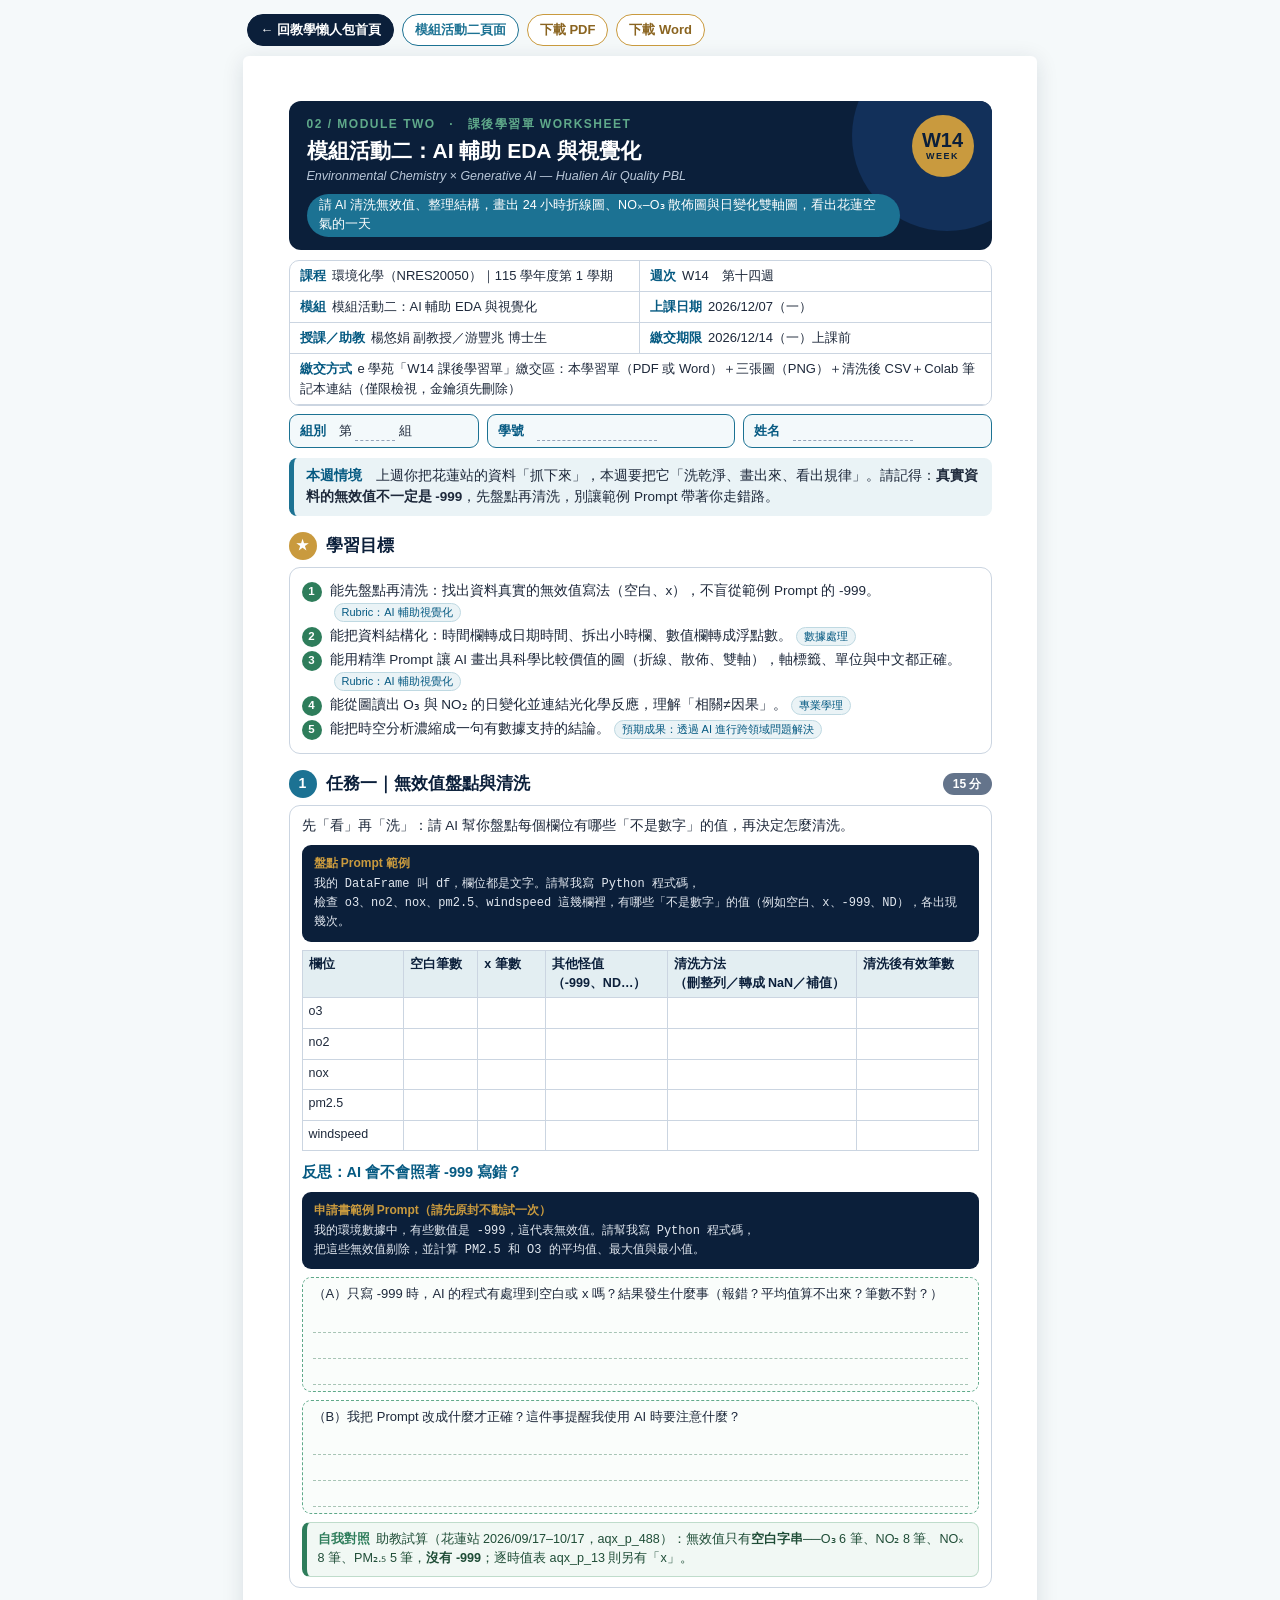
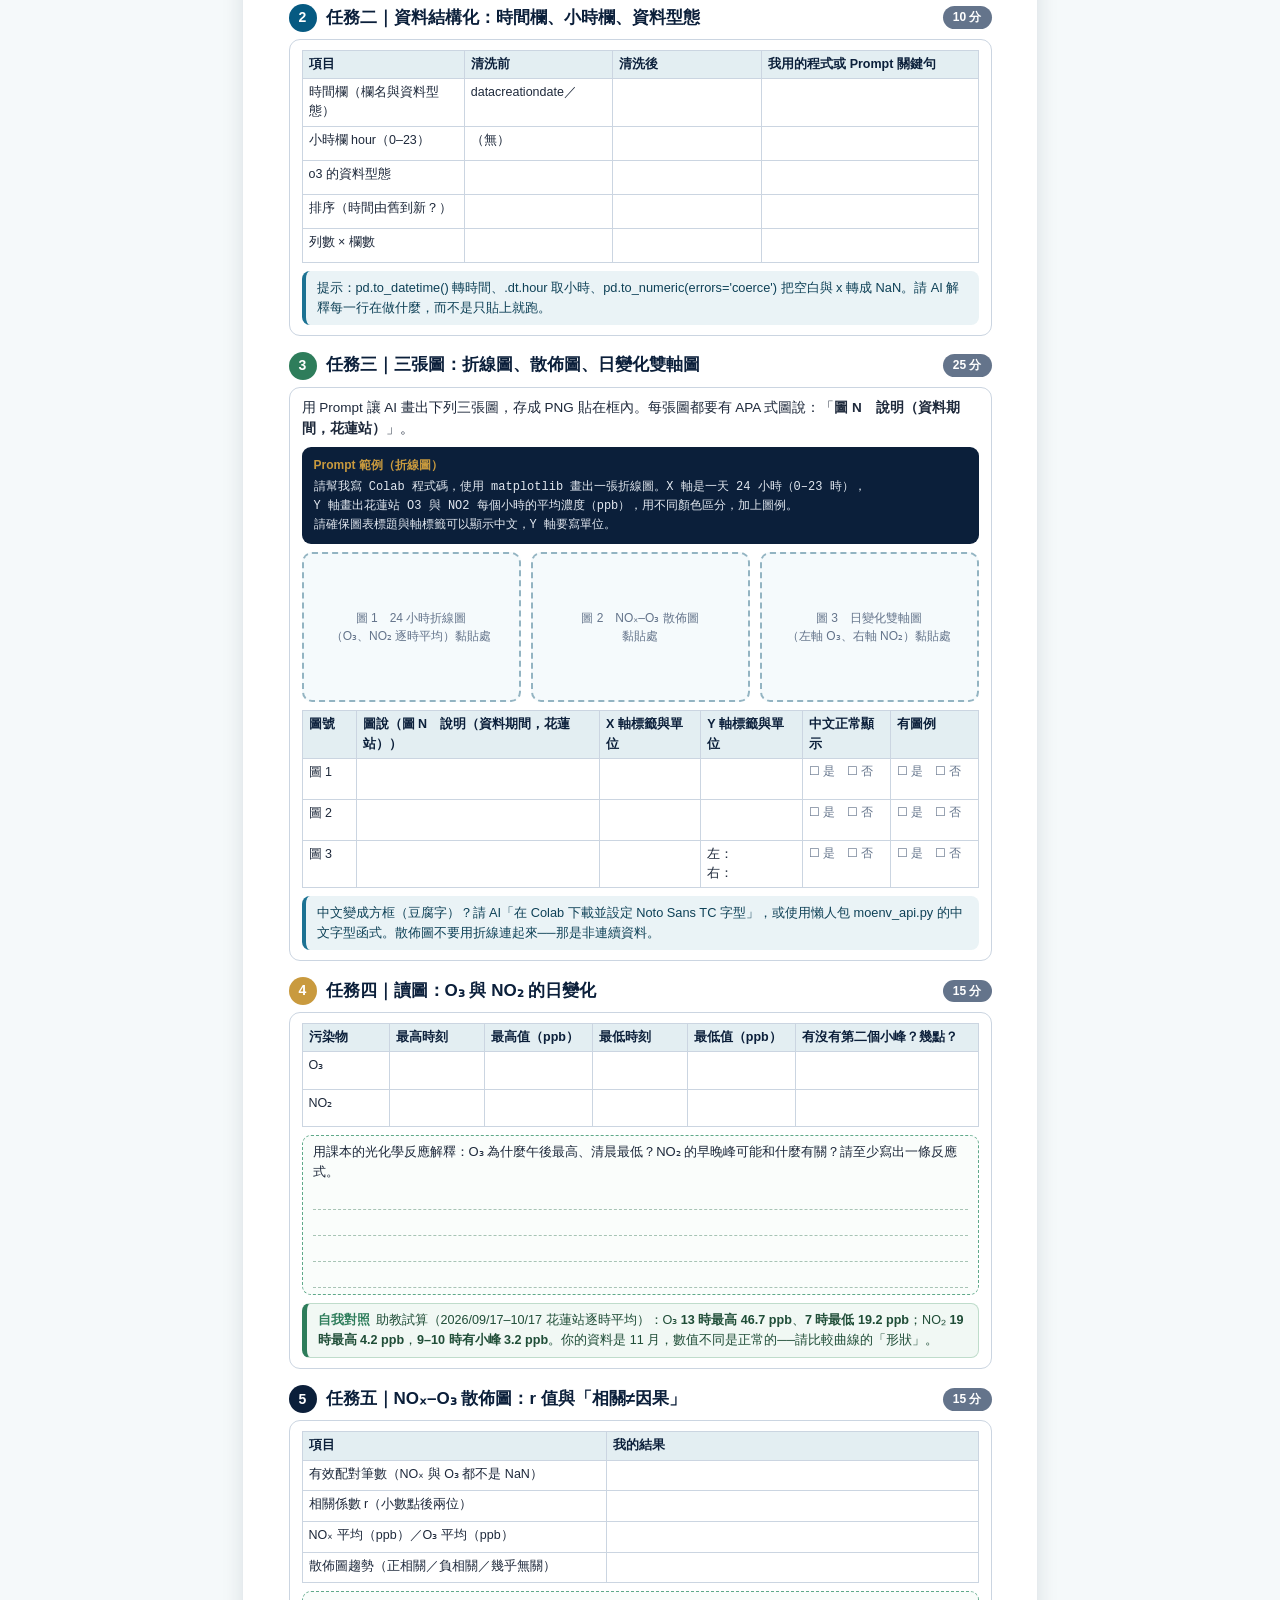
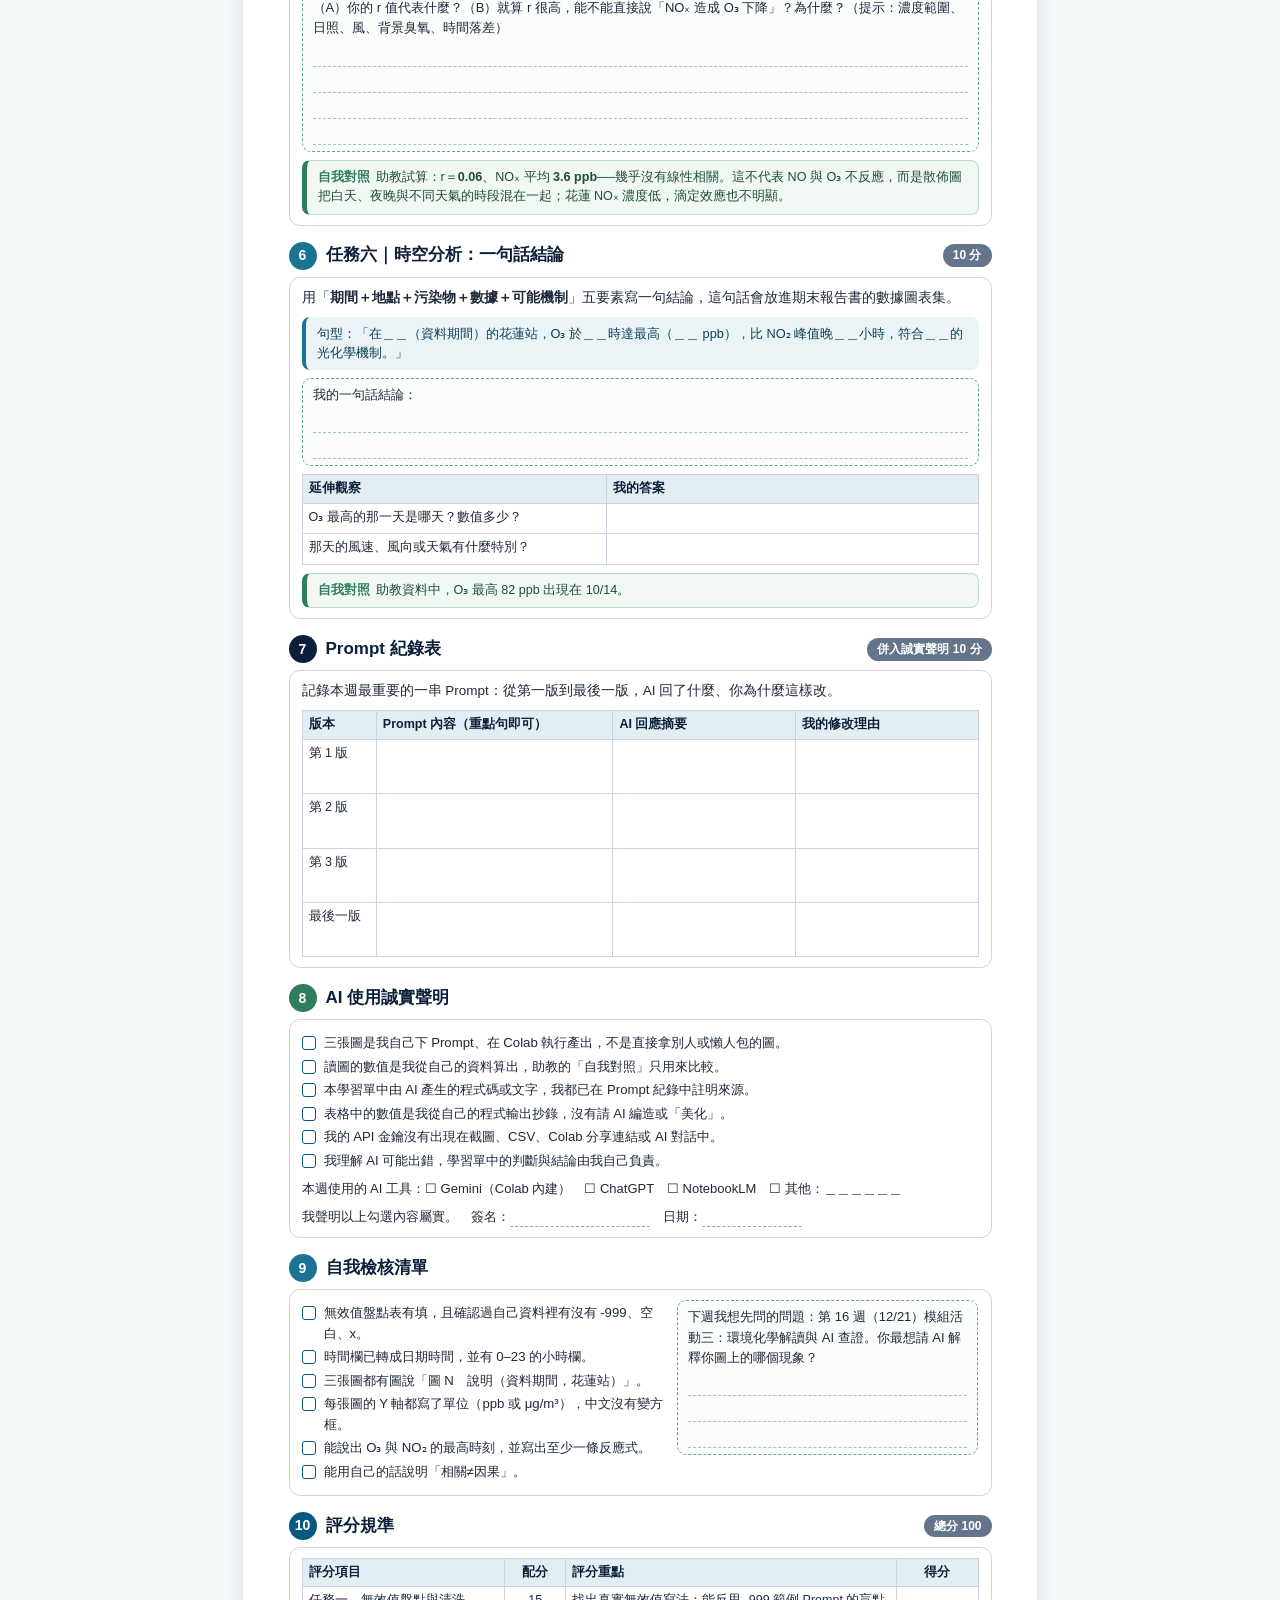
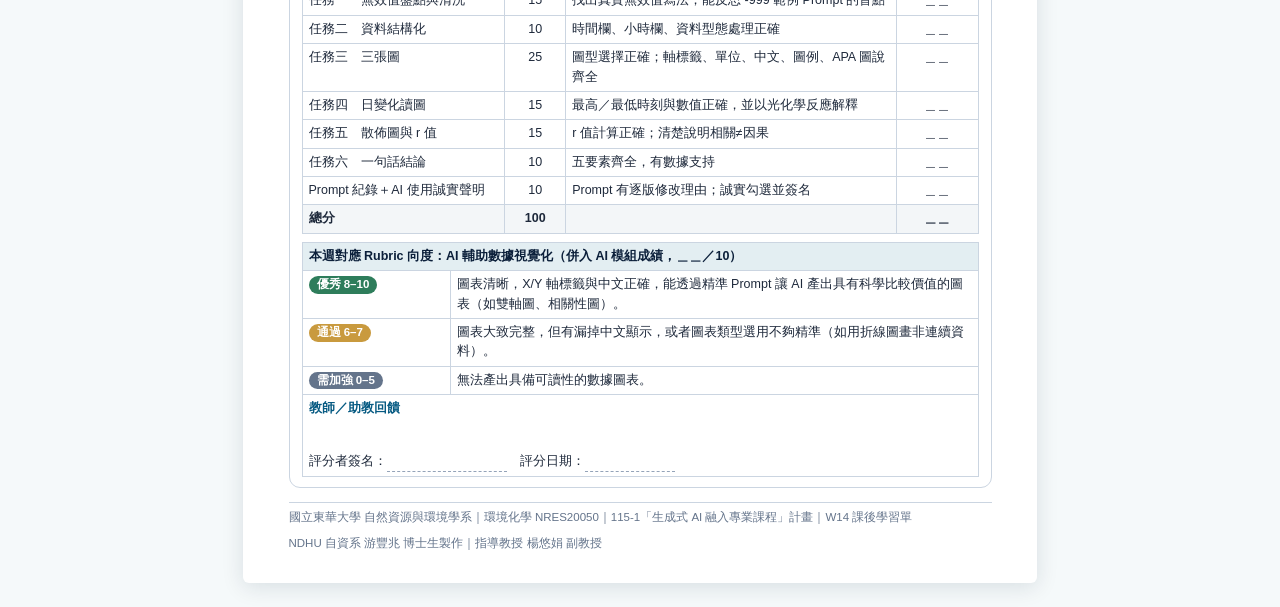
<file: worksheets/W14_M2.html>
<!DOCTYPE html>
<html lang="zh-Hant"><head><meta charset="utf-8">
<meta name="viewport" content="width=device-width, initial-scale=1">
<meta name="author" content="游豐兆 博士生（指導教授 楊悠娟 副教授）">
<title>環境化學 W14 課後學習單｜模組活動二：AI 輔助 EDA 與視覺化</title>
<style>
:root{--navy:#0B1F3A;--deep:#065A82;--teal:#1C7293;--green:#2E7D5B;--moss:#5FA98A;--gold:#C99A3E;
--bg:#F5F9FA;--ink:#1E293B;--gray:#64748B;--line:#CBD5E1;--soft:#EAF3F6;}
*{box-sizing:border-box;}
html,body{margin:0;padding:0;}
body{font-family:'Microsoft JhengHei','Noto Sans TC','PingFang TC',sans-serif;color:var(--ink);background:var(--bg);
 line-height:1.55;font-size:14px;-webkit-print-color-adjust:exact;print-color-adjust:exact;}
a{color:var(--teal);}
.topnav{max-width:210mm;margin:14px auto 0;display:flex;flex-wrap:wrap;gap:8px;padding:0 4px;}
.topnav a{display:inline-block;text-decoration:none;font-size:13px;font-weight:700;padding:5px 12px;border-radius:999px;
 background:#fff;border:1.5px solid var(--teal);color:var(--teal);}
.topnav a.home{background:var(--navy);border-color:var(--navy);color:#fff;}
.topnav a.dl{border-color:var(--gold);color:#8A6420;}
.sheet{max-width:210mm;margin:10px auto 24px;background:#fff;padding:12mm 12mm 8mm;box-shadow:0 4px 22px rgba(11,31,58,.12);border-radius:6px;}
.hdr{background:var(--navy);color:#fff;border-radius:12px;padding:14px 92px 13px 18px;position:relative;overflow:hidden;}
.hdr::after{content:"";position:absolute;right:-50px;top:-60px;width:190px;height:190px;border-radius:50%;background:#12305A;}
.hdr>*{position:relative;z-index:1;}
.hdr .eyebrow{color:var(--moss);font-weight:700;font-size:12px;letter-spacing:1.5px;}
.hdr h1{margin:3px 0 2px;font-size:21px;line-height:1.35;}
.hdr .en{font-style:italic;color:#B9C7D8;font-size:12.5px;}
.hdr .tag{display:inline-block;margin-top:7px;background:var(--teal);border-radius:999px;padding:2px 12px;font-size:12.5px;}
.hdr .badge{position:absolute;right:18px;top:14px;z-index:2;width:62px;height:62px;border-radius:50%;background:var(--gold);color:var(--navy);
 display:flex;flex-direction:column;align-items:center;justify-content:center;font-weight:800;}
.hdr .badge b{font-size:20px;line-height:1;} .hdr .badge span{font-size:9px;letter-spacing:1.5px;}
.meta{margin-top:10px;display:grid;grid-template-columns:repeat(2,1fr);gap:0;border:1.3px solid var(--line);border-radius:10px;overflow:hidden;font-size:13px;}
.meta div{padding:5px 10px;border-bottom:1px solid var(--line);}
.meta div:nth-child(odd){border-right:1px solid var(--line);}
.meta div.full{grid-column:1/-1;border-right:none;}
.meta b{color:var(--deep);margin-right:6px;}
.idbar{margin-top:8px;display:grid;grid-template-columns:1fr 1.3fr 1.3fr;gap:8px;}
.idbar div{border:1.6px solid var(--teal);border-radius:9px;padding:6px 10px;font-size:13px;background:#F3F9FB;}
.idbar b{color:var(--deep);}
.fill{display:inline-block;min-width:70px;border-bottom:1.3px dashed #94A3B8;height:15px;vertical-align:bottom;}
.mission{margin-top:10px;background:var(--soft);border-left:5px solid var(--teal);border-radius:8px;padding:8px 12px;font-size:13.5px;}
h2.sec{display:flex;align-items:center;gap:9px;margin:16px 0 7px;font-size:17px;color:var(--navy);break-after:avoid;page-break-after:avoid;}
h2.sec .n{flex:0 0 auto;width:28px;height:28px;border-radius:50%;color:#fff;display:flex;align-items:center;justify-content:center;font-size:14px;font-weight:800;}
h2.sec .pt{margin-left:auto;flex:0 0 auto;font-size:12px;color:#fff;background:var(--gray);padding:2px 10px;border-radius:999px;font-weight:700;}
h3.sub{font-size:14.5px;color:var(--deep);margin:10px 0 5px;}
.card{border:1.3px solid var(--line);border-radius:11px;padding:10px 12px;background:#fff;}
.card>*+*{margin-top:8px;}
.goals{margin:0;padding-left:0;list-style:none;}
.goals li{display:flex;gap:8px;align-items:flex-start;margin:3px 0;font-size:13.5px;}
.goals .k{flex:0 0 auto;width:20px;height:20px;border-radius:50%;background:var(--green);color:#fff;font-size:11.5px;display:flex;align-items:center;justify-content:center;margin-top:1px;font-weight:700;}
.goals .t{display:inline-block;font-size:11px;color:var(--deep);background:var(--soft);border:1px solid #BFD9E2;border-radius:999px;padding:0 7px;margin-left:4px;white-space:nowrap;}
p.d{margin:0;font-size:13.5px;}
.tw{overflow-x:auto;}
table{width:100%;border-collapse:collapse;font-size:12.5px;}
table.small{font-size:11px;}
th,td{border:1px solid var(--line);padding:4px 6px;vertical-align:top;text-align:left;}
th{background:#E3EEF2;color:var(--navy);font-weight:700;}
tr{break-inside:avoid;page-break-inside:avoid;}
td.c{color:var(--gray);font-size:11.5px;}
.writebox{border:1.5px dashed var(--moss);border-radius:9px;padding:6px 10px;background:#FAFDFB;}
.writebox .q{font-size:13px;margin-bottom:2px;}
.writebox .ln{border-bottom:1px dashed #A7C4B5;height:26px;}
.pastes{display:grid;gap:10px;}
.paste{border:2px dashed #93B4C2;border-radius:10px;background:#F5FAFC;color:var(--gray);font-size:12px;min-height:150px;
 display:flex;align-items:center;justify-content:center;text-align:center;padding:8px;}
.code{background:var(--navy);color:#E2E8F0;border-radius:9px;padding:9px 12px;font-family:Consolas,'Microsoft JhengHei',monospace;
 font-size:12px;white-space:pre-wrap;word-break:break-all;line-height:1.6;}
.code .h{color:var(--gold);font-weight:700;display:block;margin-bottom:2px;font-family:'Microsoft JhengHei','Noto Sans TC',sans-serif;}
.note{border-radius:8px;padding:7px 11px;font-size:12.8px;}
.note.tip{background:var(--soft);border-left:4px solid var(--teal);color:#0E4157;}
.note.warn{background:#FBF4E6;border-left:4px solid var(--gold);color:#6B4A12;}
.self{background:#F1F8F4;border:1.3px solid #BFDCCB;border-left:5px solid var(--green);border-radius:8px;padding:7px 11px;font-size:12.6px;color:#1F4D37;}
.self .lab{font-weight:800;color:var(--green);margin-right:6px;}
.chk{display:flex;gap:8px;align-items:flex-start;font-size:13.2px;margin:3px 0;}
.box{flex:0 0 auto;width:14px;height:14px;border:1.8px solid var(--deep);border-radius:3px;margin-top:3px;}
.two{display:grid;grid-template-columns:1.2fr 1fr;gap:14px;}
.sign{margin-top:8px;font-size:13px;}
.rub th:nth-child(2),.rub td:nth-child(2),.rub th:nth-child(4),.rub td:nth-child(4){text-align:center;white-space:nowrap;}
.rub tr.total td{background:#F3F6F8;font-weight:800;}
.dim{margin-top:8px;}
.dim th{width:22%;}
.lv{display:inline-block;font-weight:800;padding:0 8px;border-radius:999px;color:#fff;font-size:11.5px;}
.feedback{margin-top:10px;border:1.6px solid var(--deep);border-radius:10px;padding:8px 12px;background:#F3F8FB;font-size:13px;}
.feedback .ln{border-bottom:1px dashed #94A3B8;height:24px;}
.credit{margin-top:14px;padding-top:6px;border-top:1px solid var(--line);display:flex;justify-content:space-between;gap:8px;flex-wrap:wrap;font-size:11.5px;color:var(--gray);}
.print-foot{display:none;}
table.ptable,table.ptable>tbody,table.ptable>tbody>tr,table.ptable>tbody>tr>td{display:block;border:0;padding:0;margin:0;width:auto;min-width:0;}
table.ptable>tbody>tr{break-inside:auto;page-break-inside:auto;}
table.ptable>tfoot{display:none;}
@media (max-width:640px){
 body{font-size:14px;}
 .sheet{padding:16px 14px;margin:8px 8px 18px;border-radius:4px;}
 .topnav{margin:10px 8px 0;}
 .meta{grid-template-columns:1fr;} .meta div:nth-child(odd){border-right:none;}
 .idbar,.two{grid-template-columns:1fr;}
 .pastes{grid-template-columns:1fr !important;}
 .hdr{padding-right:86px;}
 .hdr h1{font-size:18px;}
 table{min-width:560px;}
}
@page{size:A4;margin:12mm 12mm 16mm;}
@media print{
 body{background:#fff;font-size:12.5px;}
 .topnav{display:none;}
 .sheet{max-width:none;margin:0;padding:0;box-shadow:none;border-radius:0;}
 .credit{display:none;}
 table.ptable{display:table;width:100%;border-collapse:collapse;}
 table.ptable>tbody{display:table-row-group;} table.ptable>tbody>tr{display:table-row;} table.ptable>tbody>tr>td{display:table-cell;}
 table.ptable>tfoot{display:table-footer-group;}
 table.ptable>tfoot td{border:0;padding:3mm 0 0;}
 .print-foot{display:flex;justify-content:space-between;font-size:9pt;color:var(--gray);
  border-top:0.6pt solid var(--line);padding-top:1.5mm;}
 .paste{min-height:118px;}
 h2.sec{margin:11px 0 5px;}
 .card{padding:8px 10px;} .card>*+*{margin-top:6px;}
 .writebox .ln{height:22px;}
 .mission,.meta{margin-top:7px;}
 .sec-block{break-inside:auto;}
 .keep{break-inside:avoid;page-break-inside:avoid;}
}
</style></head>
<body>
<nav class="topnav"><a class="home" href="../index.html">← 回教學懶人包首頁</a><a href="../m2.html">模組活動二頁面</a><a class="dl" href="W14_M2.pdf" download>下載 PDF</a><a class="dl" href="W14_M2.docx" download>下載 Word</a></nav>
<table class="ptable"><tfoot><tr><td><div class="print-foot"><span>NDHU 自資系 游豐兆 博士生製作｜指導教授 楊悠娟 副教授</span><span>環境化學 W14 課後學習單</span></div></td></tr></tfoot><tbody><tr><td>
<main class="sheet">

<header class="hdr">
  <div class="badge"><b>W14</b><span>WEEK</span></div>
  <div class="eyebrow">02 / MODULE TWO　·　課後學習單 WORKSHEET</div>
  <h1>模組活動二：AI 輔助 EDA 與視覺化</h1>
  <div class="en">Environmental Chemistry × Generative AI — Hualien Air Quality PBL</div>
  <div class="tag">請 AI 清洗無效值、整理結構，畫出 24 小時折線圖、NOₓ–O₃ 散佈圖與日變化雙軸圖，看出花蓮空氣的一天</div>
</header>
<div class="meta">
  <div><b>課程</b>環境化學（NRES20050）｜115 學年度第 1 學期</div><div><b>週次</b>W14　第十四週</div>
  <div><b>模組</b>模組活動二：AI 輔助 EDA 與視覺化</div><div><b>上課日期</b>2026/12/07（一）</div>
  <div><b>授課／助教</b>楊悠娟 副教授／游豐兆 博士生</div><div><b>繳交期限</b>2026/12/14（一）上課前</div>
  <div class="full"><b>繳交方式</b>e 學苑「W14 課後學習單」繳交區：本學習單（PDF 或 Word）＋三張圖（PNG）＋清洗後 CSV＋Colab 筆記本連結（僅限檢視，金鑰須先刪除）</div>
</div>
<div class="idbar">
  <div><b>組別</b>　第 <span class="fill" style="min-width:40px"></span> 組</div>
  <div><b>學號</b>　<span class="fill" style="min-width:120px"></span></div>
  <div><b>姓名</b>　<span class="fill" style="min-width:120px"></span></div>
</div>
<div class="mission"><b style="color:#065A82">本週情境</b>　上週你把花蓮站的資料「抓下來」，本週要把它「洗乾淨、畫出來、看出規律」。請記得：<b>真實資料的無效值不一定是 -999</b>，先盤點再清洗，別讓範例 Prompt 帶著你走錯路。</div><h2 class="sec"><span class="n" style="background:#C99A3E">★</span>學習目標</h2><div class="card"><ul class="goals"><li><span class="k">1</span><span>能先盤點再清洗：找出資料真實的無效值寫法（空白、x），不盲從範例 Prompt 的 -999。<span class="t">Rubric：AI 輔助視覺化</span></span></li><li><span class="k">2</span><span>能把資料結構化：時間欄轉成日期時間、拆出小時欄、數值欄轉成浮點數。<span class="t">數據處理</span></span></li><li><span class="k">3</span><span>能用精準 Prompt 讓 AI 畫出具科學比較價值的圖（折線、散佈、雙軸），軸標籤、單位與中文都正確。<span class="t">Rubric：AI 輔助視覺化</span></span></li><li><span class="k">4</span><span>能從圖讀出 O₃ 與 NO₂ 的日變化並連結光化學反應，理解「相關≠因果」。<span class="t">專業學理</span></span></li><li><span class="k">5</span><span>能把時空分析濃縮成一句有數據支持的結論。<span class="t">預期成果：透過 AI 進行跨領域問題解決</span></span></li></ul></div><h2 class="sec"><span class="n" style="background:#1C7293">1</span>任務一｜無效值盤點與清洗<span class="pt">15 分</span></h2><div class="card"><p class="d">先「看」再「洗」：請 AI 幫你盤點每個欄位有哪些「不是數字」的值，再決定怎麼清洗。</p><div class="code keep"><span class="h">盤點 Prompt 範例</span>我的 DataFrame 叫 df，欄位都是文字。請幫我寫 Python 程式碼，
檢查 o3、no2、nox、pm2.5、windspeed 這幾欄裡，有哪些「不是數字」的值（例如空白、x、-999、ND），各出現幾次。</div><div class="tw"><table><colgroup><col style="width:15%"><col style="width:11%"><col style="width:10%"><col style="width:18%"><col style="width:28%"><col style="width:18%"></colgroup><tr><th>欄位</th><th>空白筆數</th><th>x 筆數</th><th>其他怪值<br>（-999、ND…）</th><th>清洗方法<br>（刪整列／轉成 NaN／補值）</th><th>清洗後有效筆數</th></tr><tr><td style="height:8.1mm">o3</td><td></td><td></td><td></td><td></td><td></td></tr><tr><td style="height:8.1mm">no2</td><td></td><td></td><td></td><td></td><td></td></tr><tr><td style="height:8.1mm">nox</td><td></td><td></td><td></td><td></td><td></td></tr><tr><td style="height:8.1mm">pm2.5</td><td></td><td></td><td></td><td></td><td></td></tr><tr><td style="height:8.1mm">windspeed</td><td></td><td></td><td></td><td></td><td></td></tr></table></div><h3 class="sub">反思：AI 會不會照著 -999 寫錯？</h3><div class="code keep"><span class="h">申請書範例 Prompt（請先原封不動試一次）</span>我的環境數據中，有些數值是 -999，這代表無效值。請幫我寫 Python 程式碼，
把這些無效值剔除，並計算 PM2.5 和 O3 的平均值、最大值與最小值。</div><div class="writebox keep"><div class="q">（A）只寫 -999 時，AI 的程式有處理到空白或 x 嗎？結果發生什麼事（報錯？平均值算不出來？筆數不對？）</div><div class="ln"></div><div class="ln"></div><div class="ln"></div></div><div class="writebox keep"><div class="q">（B）我把 Prompt 改成什麼才正確？這件事提醒我使用 AI 時要注意什麼？</div><div class="ln"></div><div class="ln"></div><div class="ln"></div></div><div class="self keep"><span class="lab">自我對照</span>助教試算（花蓮站 2026/09/17–10/17，aqx_p_488）：無效值只有<b>空白字串</b>──O₃ 6 筆、NO₂ 8 筆、NOₓ 8 筆、PM₂.₅ 5 筆，<b>沒有 -999</b>；逐時值表 aqx_p_13 則另有「x」。</div></div><h2 class="sec"><span class="n" style="background:#065A82">2</span>任務二｜資料結構化：時間欄、小時欄、資料型態<span class="pt">10 分</span></h2><div class="card"><div class="tw"><table><colgroup><col style="width:24%"><col style="width:22%"><col style="width:22%"><col style="width:32%"></colgroup><tr><th>項目</th><th>清洗前</th><th>清洗後</th><th>我用的程式或 Prompt 關鍵句</th></tr><tr><td style="height:9.0mm">時間欄（欄名與資料型態）</td><td>datacreationdate／</td><td></td><td></td></tr><tr><td style="height:9.0mm">小時欄 hour（0–23）</td><td>（無）</td><td></td><td></td></tr><tr><td style="height:9.0mm">o3 的資料型態</td><td></td><td></td><td></td></tr><tr><td style="height:9.0mm">排序（時間由舊到新？）</td><td></td><td></td><td></td></tr><tr><td style="height:9.0mm">列數 × 欄數</td><td></td><td></td><td></td></tr></table></div><div class="note tip keep">提示：pd.to_datetime() 轉時間、.dt.hour 取小時、pd.to_numeric(errors='coerce') 把空白與 x 轉成 NaN。請 AI 解釋每一行在做什麼，而不是只貼上就跑。</div></div><h2 class="sec"><span class="n" style="background:#2E7D5B">3</span>任務三｜三張圖：折線圖、散佈圖、日變化雙軸圖<span class="pt">25 分</span></h2><div class="card"><p class="d">用 Prompt 讓 AI 畫出下列三張圖，存成 PNG 貼在框內。每張圖都要有 APA 式圖說：「<b>圖 N　說明（資料期間，花蓮站）</b>」。</p><div class="code keep"><span class="h">Prompt 範例（折線圖）</span>請幫我寫 Colab 程式碼，使用 matplotlib 畫出一張折線圖。X 軸是一天 24 小時（0–23 時），
Y 軸畫出花蓮站 O3 與 NO2 每個小時的平均濃度（ppb），用不同顏色區分，加上圖例。
請確保圖表標題與軸標籤可以顯示中文，Y 軸要寫單位。</div><div class="pastes keep" style="grid-template-columns:repeat(3,1fr)"><div class="paste">圖 1　24 小時折線圖<br>（O₃、NO₂ 逐時平均）黏貼處</div><div class="paste">圖 2　NOₓ–O₃ 散佈圖<br>黏貼處</div><div class="paste">圖 3　日變化雙軸圖<br>（左軸 O₃、右軸 NO₂）黏貼處</div></div><div class="tw"><table><colgroup><col style="width:8%"><col style="width:36%"><col style="width:15%"><col style="width:15%"><col style="width:13%"><col style="width:13%"></colgroup><tr><th>圖號</th><th>圖說（圖 N　說明（資料期間，花蓮站））</th><th>X 軸標籤與單位</th><th>Y 軸標籤與單位</th><th>中文正常顯示</th><th>有圖例</th></tr><tr><td style="height:10.8mm">圖 1</td><td></td><td></td><td></td><td class="c">☐ 是　☐ 否</td><td class="c">☐ 是　☐ 否</td></tr><tr><td style="height:10.8mm">圖 2</td><td></td><td></td><td></td><td class="c">☐ 是　☐ 否</td><td class="c">☐ 是　☐ 否</td></tr><tr><td style="height:10.8mm">圖 3</td><td></td><td></td><td>左：<br>右：</td><td class="c">☐ 是　☐ 否</td><td class="c">☐ 是　☐ 否</td></tr></table></div><div class="note tip keep">中文變成方框（豆腐字）？請 AI「在 Colab 下載並設定 Noto Sans TC 字型」，或使用懶人包 moenv_api.py 的中文字型函式。散佈圖不要用折線連起來──那是非連續資料。</div></div><h2 class="sec"><span class="n" style="background:#C99A3E">4</span>任務四｜讀圖：O₃ 與 NO₂ 的日變化<span class="pt">15 分</span></h2><div class="card"><div class="tw"><table><colgroup><col style="width:13%"><col style="width:14%"><col style="width:16%"><col style="width:14%"><col style="width:16%"><col style="width:27%"></colgroup><tr><th>污染物</th><th>最高時刻</th><th>最高值（ppb）</th><th>最低時刻</th><th>最低值（ppb）</th><th>有沒有第二個小峰？幾點？</th></tr><tr><td style="height:9.9mm">O₃</td><td></td><td></td><td></td><td></td><td></td></tr><tr><td style="height:9.9mm">NO₂</td><td></td><td></td><td></td><td></td><td></td></tr></table></div><div class="writebox keep"><div class="q">用課本的光化學反應解釋：O₃ 為什麼午後最高、清晨最低？NO₂ 的早晚峰可能和什麼有關？請至少寫出一條反應式。</div><div class="ln"></div><div class="ln"></div><div class="ln"></div><div class="ln"></div></div><div class="self keep"><span class="lab">自我對照</span>助教試算（2026/09/17–10/17 花蓮站逐時平均）：O₃ <b>13 時最高 46.7 ppb</b>、<b>7 時最低 19.2 ppb</b>；NO₂ <b>19 時最高 4.2 ppb</b>，<b>9–10 時有小峰 3.2 ppb</b>。你的資料是 11 月，數值不同是正常的──請比較曲線的「形狀」。</div></div><h2 class="sec"><span class="n" style="background:#0B1F3A">5</span>任務五｜NOₓ–O₃ 散佈圖：r 值與「相關≠因果」<span class="pt">15 分</span></h2><div class="card"><div class="tw"><table><colgroup><col style="width:45%"><col style="width:55%"></colgroup><tr><th>項目</th><th>我的結果</th></tr><tr><td style="height:8.1mm">有效配對筆數（NOₓ 與 O₃ 都不是 NaN）</td><td></td></tr><tr><td style="height:8.1mm">相關係數 r（小數點後兩位）</td><td></td></tr><tr><td style="height:8.1mm">NOₓ 平均（ppb）／O₃ 平均（ppb）</td><td></td></tr><tr><td style="height:8.1mm">散佈圖趨勢（正相關／負相關／幾乎無關）</td><td></td></tr></table></div><div class="writebox keep"><div class="q">（A）你的 r 值代表什麼？（B）就算 r 很高，能不能直接說「NOₓ 造成 O₃ 下降」？為什麼？（提示：濃度範圍、日照、風、背景臭氧、時間落差）</div><div class="ln"></div><div class="ln"></div><div class="ln"></div><div class="ln"></div></div><div class="self keep"><span class="lab">自我對照</span>助教試算：r＝<b>0.06</b>、NOₓ 平均 <b>3.6 ppb</b>──幾乎沒有線性相關。這不代表 NO 與 O₃ 不反應，而是散佈圖把白天、夜晚與不同天氣的時段混在一起；花蓮 NOₓ 濃度低，滴定效應也不明顯。</div></div><h2 class="sec"><span class="n" style="background:#1C7293">6</span>任務六｜時空分析：一句話結論<span class="pt">10 分</span></h2><div class="card"><p class="d">用「<b>期間＋地點＋污染物＋數據＋可能機制</b>」五要素寫一句結論，這句話會放進期末報告書的數據圖表集。</p><div class="note tip keep">句型：「在＿＿（資料期間）的花蓮站，O₃ 於＿＿時達最高（＿＿ ppb），比 NO₂ 峰值晚＿＿小時，符合＿＿的光化學機制。」</div><div class="writebox keep"><div class="q">我的一句話結論：</div><div class="ln"></div><div class="ln"></div></div><div class="tw"><table><colgroup><col style="width:45%"><col style="width:55%"></colgroup><tr><th>延伸觀察</th><th>我的答案</th></tr><tr><td style="height:8.1mm">O₃ 最高的那一天是哪天？數值多少？</td><td></td></tr><tr><td style="height:8.1mm">那天的風速、風向或天氣有什麼特別？</td><td></td></tr></table></div><div class="self keep"><span class="lab">自我對照</span>助教資料中，O₃ 最高 82 ppb 出現在 10/14。</div></div><h2 class="sec"><span class="n" style="background:#0B1F3A">7</span>Prompt 紀錄表<span class="pt">併入誠實聲明 10 分</span></h2><div class="card"><p class="d">記錄本週最重要的一串 Prompt：從第一版到最後一版，AI 回了什麼、你為什麼這樣改。</p><div class="tw"><table><colgroup><col style="width:11%"><col style="width:35%"><col style="width:27%"><col style="width:27%"></colgroup><tr><th>版本</th><th>Prompt 內容（重點句即可）</th><th>AI 回應摘要</th><th>我的修改理由</th></tr><tr><td style="height:14.4mm">第 1 版</td><td></td><td></td><td></td></tr><tr><td style="height:14.4mm">第 2 版</td><td></td><td></td><td></td></tr><tr><td style="height:14.4mm">第 3 版</td><td></td><td></td><td></td></tr><tr><td style="height:14.4mm">最後一版</td><td></td><td></td><td></td></tr></table></div></div><h2 class="sec"><span class="n" style="background:#2E7D5B">8</span>AI 使用誠實聲明</h2><div class="card"><div class="chk"><span class="box"></span><span>三張圖是我自己下 Prompt、在 Colab 執行產出，不是直接拿別人或懶人包的圖。</span></div><div class="chk"><span class="box"></span><span>讀圖的數值是我從自己的資料算出，助教的「自我對照」只用來比較。</span></div><div class="chk"><span class="box"></span><span>本學習單中由 AI 產生的程式碼或文字，我都已在 Prompt 紀錄中註明來源。</span></div><div class="chk"><span class="box"></span><span>表格中的數值是我從自己的程式輸出抄錄，沒有請 AI 編造或「美化」。</span></div><div class="chk"><span class="box"></span><span>我的 API 金鑰沒有出現在截圖、CSV、Colab 分享連結或 AI 對話中。</span></div><div class="chk"><span class="box"></span><span>我理解 AI 可能出錯，學習單中的判斷與結論由我自己負責。</span></div>
<div class="sign">本週使用的 AI 工具：☐ Gemini（Colab 內建）　☐ ChatGPT　☐ NotebookLM　☐ 其他：＿＿＿＿＿＿</div>
<div class="sign">我聲明以上勾選內容屬實。　簽名：<span class="fill" style="min-width:140px"></span>　日期：<span class="fill" style="min-width:100px"></span></div></div><h2 class="sec"><span class="n" style="background:#1C7293">9</span>自我檢核清單</h2><div class="card keep"><div class="two"><div><div class="chk"><span class="box"></span><span>無效值盤點表有填，且確認過自己資料裡有沒有 -999、空白、x。</span></div><div class="chk"><span class="box"></span><span>時間欄已轉成日期時間，並有 0–23 的小時欄。</span></div><div class="chk"><span class="box"></span><span>三張圖都有圖說「圖 N　說明（資料期間，花蓮站）」。</span></div><div class="chk"><span class="box"></span><span>每張圖的 Y 軸都寫了單位（ppb 或 μg/m³），中文沒有變方框。</span></div><div class="chk"><span class="box"></span><span>能說出 O₃ 與 NO₂ 的最高時刻，並寫出至少一條反應式。</span></div><div class="chk"><span class="box"></span><span>能用自己的話說明「相關≠因果」。</span></div></div>
<div><div class="writebox"><div class="q">下週我想先問的問題：第 16 週（12/21）模組活動三：環境化學解讀與 AI 查證。你最想請 AI 解釋你圖上的哪個現象？</div><div class="ln"></div><div class="ln"></div><div class="ln"></div></div></div></div></div><h2 class="sec"><span class="n" style="background:#065A82">10</span>評分規準<span class="pt">總分 100</span></h2><div class="card"><div class="tw"><table class="rub"><colgroup><col style="width:30%"><col style="width:9%"><col style="width:49%"><col style="width:12%"></colgroup>
<tr><th>評分項目</th><th>配分</th><th>評分重點</th><th>得分</th></tr><tr><td>任務一　無效值盤點與清洗</td><td>15</td><td>找出真實無效值寫法；能反思 -999 範例 Prompt 的盲點</td><td>＿＿</td></tr><tr><td>任務二　資料結構化</td><td>10</td><td>時間欄、小時欄、資料型態處理正確</td><td>＿＿</td></tr><tr><td>任務三　三張圖</td><td>25</td><td>圖型選擇正確；軸標籤、單位、中文、圖例、APA 圖說齊全</td><td>＿＿</td></tr><tr><td>任務四　日變化讀圖</td><td>15</td><td>最高／最低時刻與數值正確，並以光化學反應解釋</td><td>＿＿</td></tr><tr><td>任務五　散佈圖與 r 值</td><td>15</td><td>r 值計算正確；清楚說明相關≠因果</td><td>＿＿</td></tr><tr><td>任務六　一句話結論</td><td>10</td><td>五要素齊全，有數據支持</td><td>＿＿</td></tr><tr><td>Prompt 紀錄＋AI 使用誠實聲明</td><td>10</td><td>Prompt 有逐版修改理由；誠實勾選並簽名</td><td>＿＿</td></tr>
<tr class="total"><td>總分</td><td>100</td><td></td><td>＿＿</td></tr></table></div>
<div class="tw dim keep"><table><tr><th colspan="2">本週對應 Rubric 向度：AI 輔助數據視覺化（併入 AI 模組成績，＿＿／10）</th></tr>
<tr><td style="width:22%"><span class="lv" style="background:#2E7D5B">優秀 8–10</span></td><td>圖表清晰，X/Y 軸標籤與中文正確，能透過精準 Prompt 讓 AI 產出具有科學比較價值的圖表（如雙軸圖、相關性圖）。</td></tr>
<tr><td><span class="lv" style="background:#C99A3E">通過 6–7</span></td><td>圖表大致完整，但有漏掉中文顯示，或者圖表類型選用不夠精準（如用折線圖畫非連續資料）。</td></tr>
<tr><td><span class="lv" style="background:#64748B">需加強 0–5</span></td><td>無法產出具備可讀性的數據圖表。</td></tr>
<tr><td colspan="2" style="height:17mm"><b style="color:#065A82">教師／助教回饋</b>
<div style="margin-top:9mm">評分者簽名：<span class="fill" style="min-width:120px"></span>　評分日期：<span class="fill" style="min-width:90px"></span></div></td></tr></table></div>
</div>
<footer class="credit"><span>國立東華大學 自然資源與環境學系｜環境化學 NRES20050｜115-1「生成式 AI 融入專業課程」計畫｜W14 課後學習單</span><span>NDHU 自資系 游豐兆 博士生製作｜指導教授 楊悠娟 副教授</span></footer>
</main>
</td></tr></tbody></table>
</body></html>
</file>
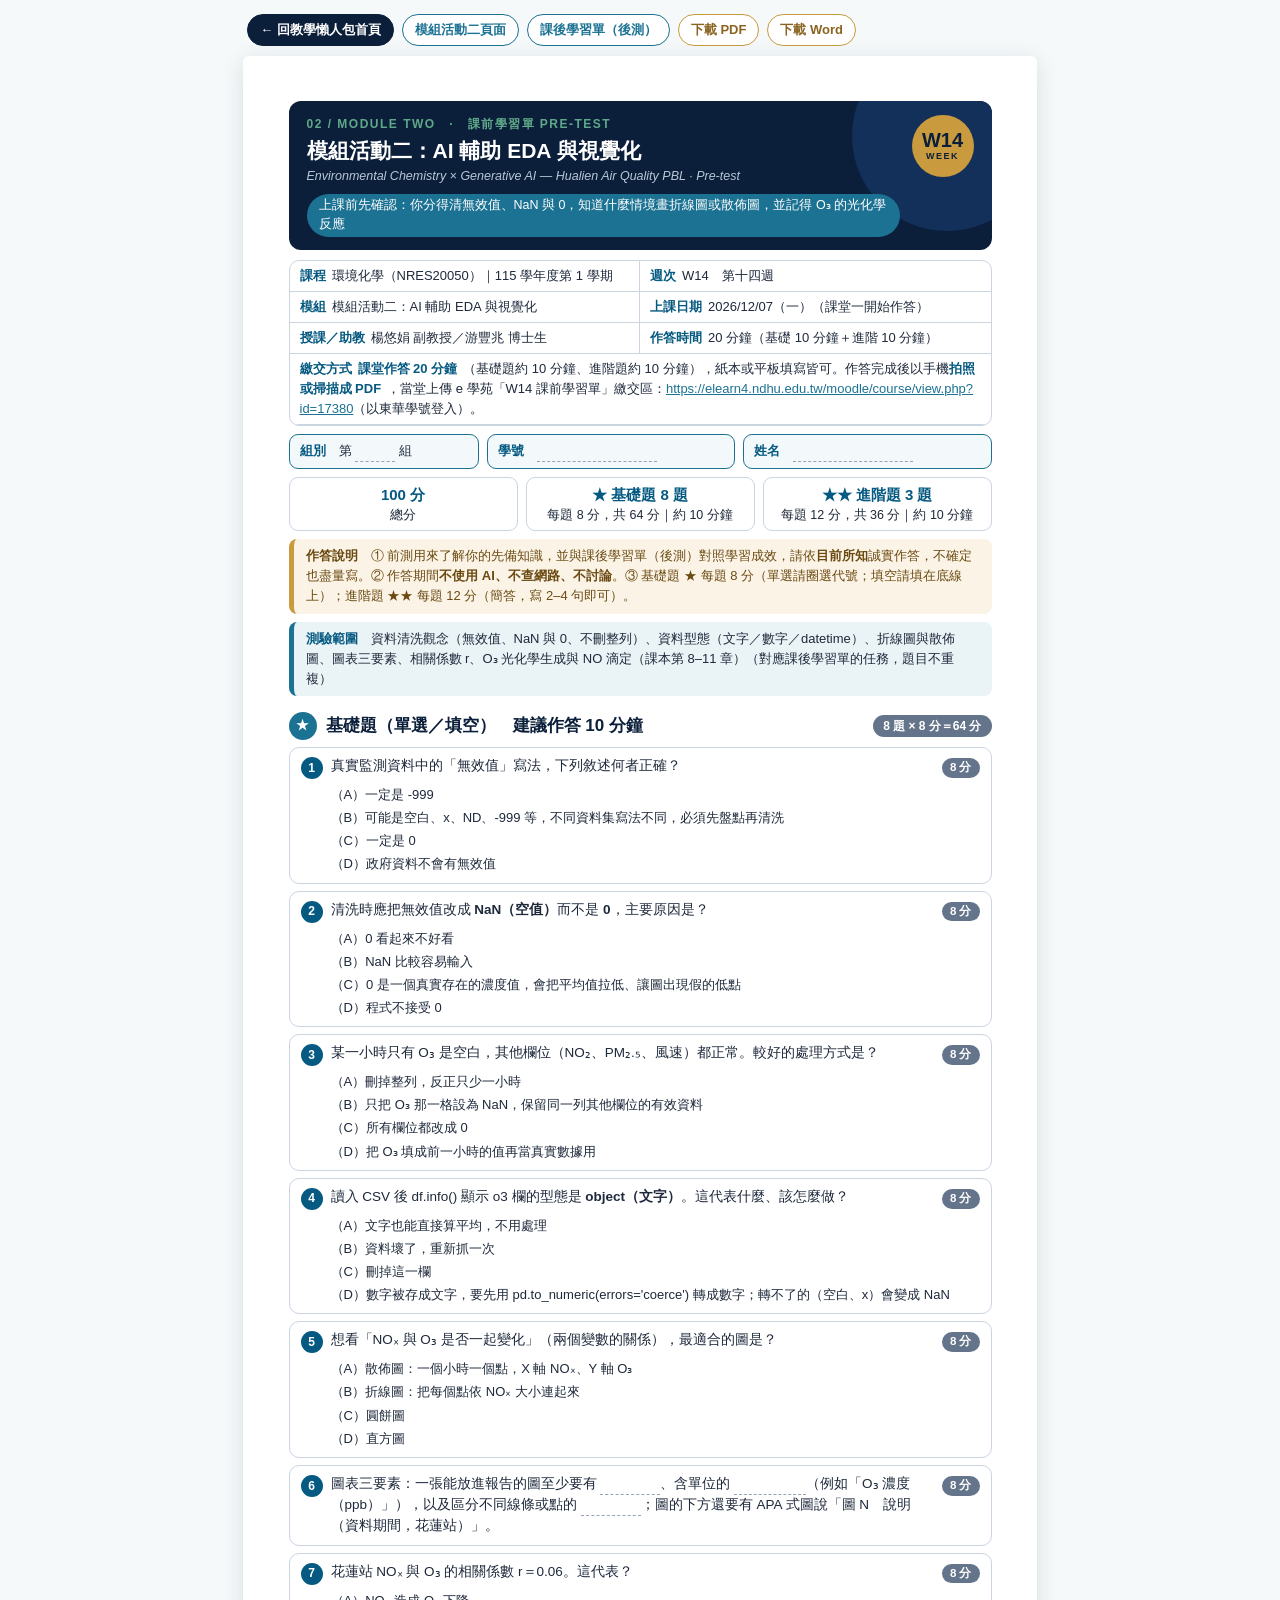
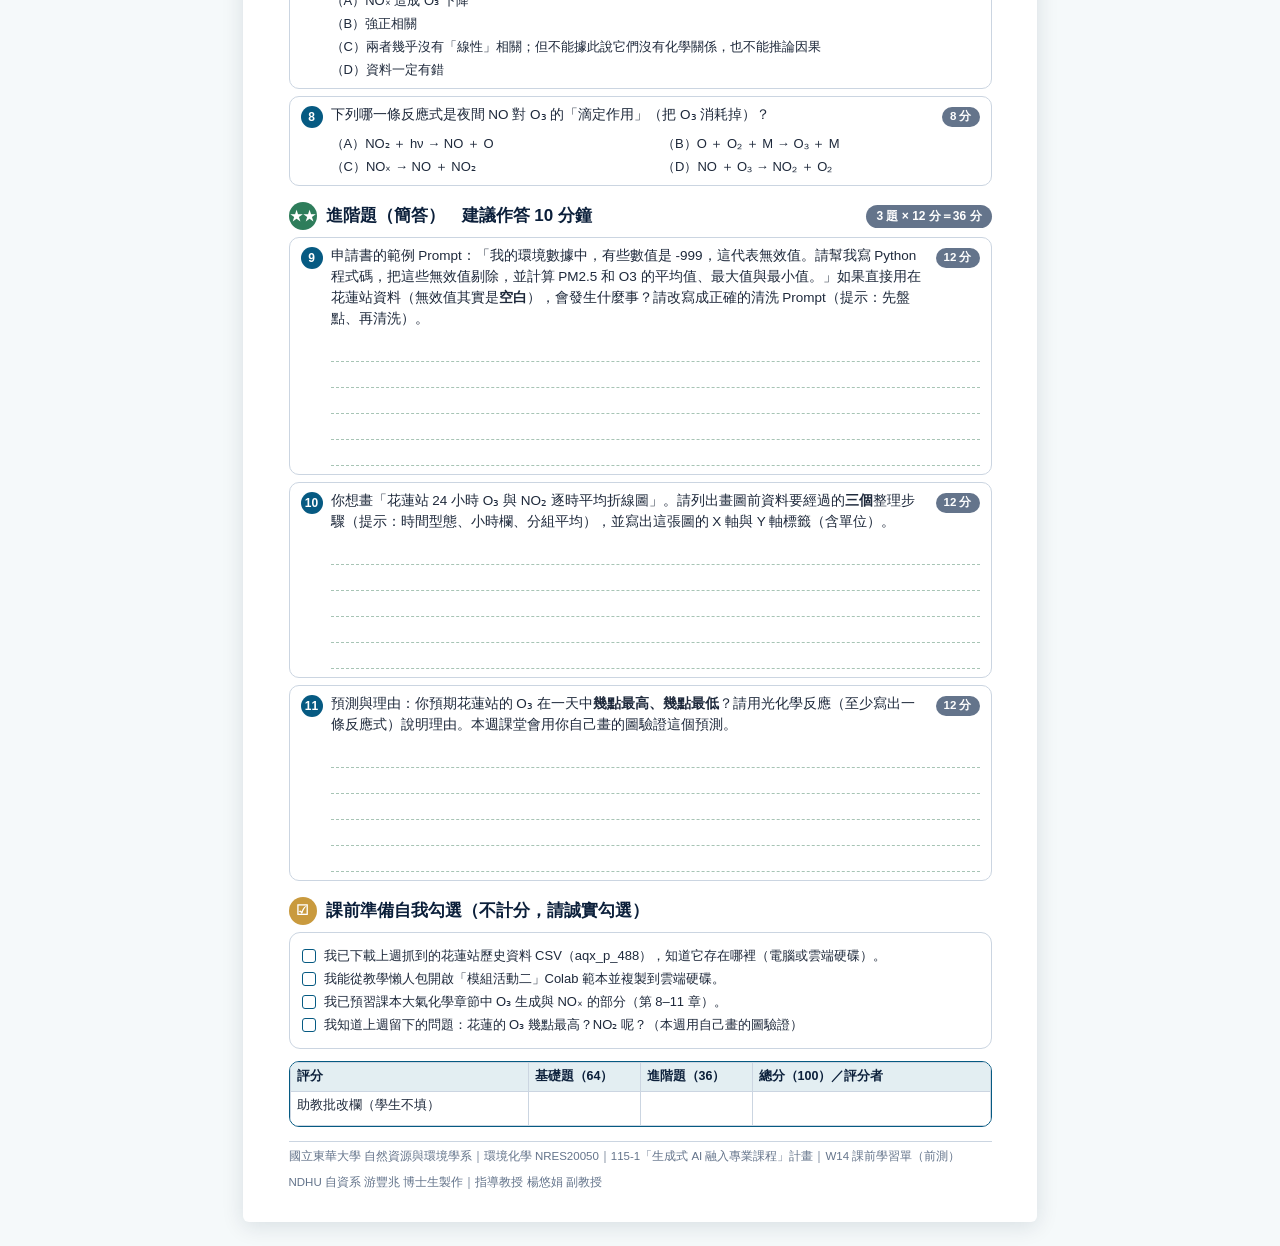
<file: worksheets/W14_M2_pre.html>
<!DOCTYPE html>
<html lang="zh-Hant"><head><meta charset="utf-8">
<meta name="viewport" content="width=device-width, initial-scale=1">
<meta name="author" content="游豐兆 博士生（指導教授 楊悠娟 副教授）">
<title>環境化學 W14 課前學習單（前測）｜模組活動二：AI 輔助 EDA 與視覺化</title>
<style>
:root{--navy:#0B1F3A;--deep:#065A82;--teal:#1C7293;--green:#2E7D5B;--moss:#5FA98A;--gold:#C99A3E;
--bg:#F5F9FA;--ink:#1E293B;--gray:#64748B;--line:#CBD5E1;--soft:#EAF3F6;}
*{box-sizing:border-box;}
html,body{margin:0;padding:0;}
body{font-family:'Microsoft JhengHei','Noto Sans TC','PingFang TC',sans-serif;color:var(--ink);background:var(--bg);
 line-height:1.55;font-size:14px;-webkit-print-color-adjust:exact;print-color-adjust:exact;}
a{color:var(--teal);}
.topnav{max-width:210mm;margin:14px auto 0;display:flex;flex-wrap:wrap;gap:8px;padding:0 4px;}
.topnav a{display:inline-block;text-decoration:none;font-size:13px;font-weight:700;padding:5px 12px;border-radius:999px;
 background:#fff;border:1.5px solid var(--teal);color:var(--teal);}
.topnav a.home{background:var(--navy);border-color:var(--navy);color:#fff;}
.topnav a.dl{border-color:var(--gold);color:#8A6420;}
.sheet{max-width:210mm;margin:10px auto 24px;background:#fff;padding:12mm 12mm 8mm;box-shadow:0 4px 22px rgba(11,31,58,.12);border-radius:6px;}
.hdr{background:var(--navy);color:#fff;border-radius:12px;padding:14px 92px 13px 18px;position:relative;overflow:hidden;}
.hdr::after{content:"";position:absolute;right:-50px;top:-60px;width:190px;height:190px;border-radius:50%;background:#12305A;}
.hdr>*{position:relative;z-index:1;}
.hdr .eyebrow{color:var(--moss);font-weight:700;font-size:12px;letter-spacing:1.5px;}
.hdr h1{margin:3px 0 2px;font-size:21px;line-height:1.35;}
.hdr .en{font-style:italic;color:#B9C7D8;font-size:12.5px;}
.hdr .tag{display:inline-block;margin-top:7px;background:var(--teal);border-radius:999px;padding:2px 12px;font-size:12.5px;}
.hdr .badge{position:absolute;right:18px;top:14px;z-index:2;width:62px;height:62px;border-radius:50%;background:var(--gold);color:var(--navy);
 display:flex;flex-direction:column;align-items:center;justify-content:center;font-weight:800;}
.hdr .badge b{font-size:20px;line-height:1;} .hdr .badge span{font-size:9px;letter-spacing:1.5px;}
.meta{margin-top:10px;display:grid;grid-template-columns:repeat(2,1fr);gap:0;border:1.3px solid var(--line);border-radius:10px;overflow:hidden;font-size:13px;}
.meta div{padding:5px 10px;border-bottom:1px solid var(--line);}
.meta div:nth-child(odd){border-right:1px solid var(--line);}
.meta div.full{grid-column:1/-1;border-right:none;}
.meta b{color:var(--deep);margin-right:6px;}
.idbar{margin-top:8px;display:grid;grid-template-columns:1fr 1.3fr 1.3fr;gap:8px;}
.idbar div{border:1.6px solid var(--teal);border-radius:9px;padding:6px 10px;font-size:13px;background:#F3F9FB;}
.idbar b{color:var(--deep);}
.fill{display:inline-block;min-width:70px;border-bottom:1.3px dashed #94A3B8;height:15px;vertical-align:bottom;}
.mission{margin-top:10px;background:var(--soft);border-left:5px solid var(--teal);border-radius:8px;padding:8px 12px;font-size:13.5px;}
h2.sec{display:flex;align-items:center;gap:9px;margin:16px 0 7px;font-size:17px;color:var(--navy);break-after:avoid;page-break-after:avoid;}
h2.sec .n{flex:0 0 auto;width:28px;height:28px;border-radius:50%;color:#fff;display:flex;align-items:center;justify-content:center;font-size:14px;font-weight:800;}
h2.sec .pt{margin-left:auto;flex:0 0 auto;font-size:12px;color:#fff;background:var(--gray);padding:2px 10px;border-radius:999px;font-weight:700;}
h3.sub{font-size:14.5px;color:var(--deep);margin:10px 0 5px;}
.card{border:1.3px solid var(--line);border-radius:11px;padding:10px 12px;background:#fff;}
.card>*+*{margin-top:8px;}
.goals{margin:0;padding-left:0;list-style:none;}
.goals li{display:flex;gap:8px;align-items:flex-start;margin:3px 0;font-size:13.5px;}
.goals .k{flex:0 0 auto;width:20px;height:20px;border-radius:50%;background:var(--green);color:#fff;font-size:11.5px;display:flex;align-items:center;justify-content:center;margin-top:1px;font-weight:700;}
.goals .t{display:inline-block;font-size:11px;color:var(--deep);background:var(--soft);border:1px solid #BFD9E2;border-radius:999px;padding:0 7px;margin-left:4px;white-space:nowrap;}
p.d{margin:0;font-size:13.5px;}
.tw{overflow-x:auto;}
table{width:100%;border-collapse:collapse;font-size:12.5px;}
table.small{font-size:11px;}
th,td{border:1px solid var(--line);padding:4px 6px;vertical-align:top;text-align:left;}
th{background:#E3EEF2;color:var(--navy);font-weight:700;}
tr{break-inside:avoid;page-break-inside:avoid;}
td.c{color:var(--gray);font-size:11.5px;}
.writebox{border:1.5px dashed var(--moss);border-radius:9px;padding:6px 10px;background:#FAFDFB;}
.writebox .q{font-size:13px;margin-bottom:2px;}
.writebox .ln{border-bottom:1px dashed #A7C4B5;height:26px;}
.pastes{display:grid;gap:10px;}
.paste{border:2px dashed #93B4C2;border-radius:10px;background:#F5FAFC;color:var(--gray);font-size:12px;min-height:150px;
 display:flex;align-items:center;justify-content:center;text-align:center;padding:8px;}
.code{background:var(--navy);color:#E2E8F0;border-radius:9px;padding:9px 12px;font-family:Consolas,'Microsoft JhengHei',monospace;
 font-size:12px;white-space:pre-wrap;word-break:break-all;line-height:1.6;}
.code .h{color:var(--gold);font-weight:700;display:block;margin-bottom:2px;font-family:'Microsoft JhengHei','Noto Sans TC',sans-serif;}
.note{border-radius:8px;padding:7px 11px;font-size:12.8px;}
.note.tip{background:var(--soft);border-left:4px solid var(--teal);color:#0E4157;}
.note.warn{background:#FBF4E6;border-left:4px solid var(--gold);color:#6B4A12;}
.self{background:#F1F8F4;border:1.3px solid #BFDCCB;border-left:5px solid var(--green);border-radius:8px;padding:7px 11px;font-size:12.6px;color:#1F4D37;}
.self .lab{font-weight:800;color:var(--green);margin-right:6px;}
.chk{display:flex;gap:8px;align-items:flex-start;font-size:13.2px;margin:3px 0;}
.box{flex:0 0 auto;width:14px;height:14px;border:1.8px solid var(--deep);border-radius:3px;margin-top:3px;}
.two{display:grid;grid-template-columns:1.2fr 1fr;gap:14px;}
.sign{margin-top:8px;font-size:13px;}
.rub th:nth-child(2),.rub td:nth-child(2),.rub th:nth-child(4),.rub td:nth-child(4){text-align:center;white-space:nowrap;}
.rub tr.total td{background:#F3F6F8;font-weight:800;}
.dim{margin-top:8px;}
.dim th{width:22%;}
.lv{display:inline-block;font-weight:800;padding:0 8px;border-radius:999px;color:#fff;font-size:11.5px;}
.feedback{margin-top:10px;border:1.6px solid var(--deep);border-radius:10px;padding:8px 12px;background:#F3F8FB;font-size:13px;}
.feedback .ln{border-bottom:1px dashed #94A3B8;height:24px;}
.credit{margin-top:14px;padding-top:6px;border-top:1px solid var(--line);display:flex;justify-content:space-between;gap:8px;flex-wrap:wrap;font-size:11.5px;color:var(--gray);}
.print-foot{display:none;}
table.ptable,table.ptable>tbody,table.ptable>tbody>tr,table.ptable>tbody>tr>td{display:block;border:0;padding:0;margin:0;width:auto;min-width:0;}
table.ptable>tbody>tr{break-inside:auto;page-break-inside:auto;}
table.ptable>tfoot{display:none;}
@media (max-width:640px){
 body{font-size:14px;}
 .sheet{padding:16px 14px;margin:8px 8px 18px;border-radius:4px;}
 .topnav{margin:10px 8px 0;}
 .meta{grid-template-columns:1fr;} .meta div:nth-child(odd){border-right:none;}
 .idbar,.two{grid-template-columns:1fr;}
 .pastes{grid-template-columns:1fr !important;}
 .hdr{padding-right:86px;}
 .hdr h1{font-size:18px;}
 table{min-width:560px;}
}
@page{size:A4;margin:12mm 12mm 16mm;}
@media print{
 body{background:#fff;font-size:12.5px;}
 .topnav{display:none;}
 .sheet{max-width:none;margin:0;padding:0;box-shadow:none;border-radius:0;}
 .credit{display:none;}
 table.ptable{display:table;width:100%;border-collapse:collapse;}
 table.ptable>tbody{display:table-row-group;} table.ptable>tbody>tr{display:table-row;} table.ptable>tbody>tr>td{display:table-cell;}
 table.ptable>tfoot{display:table-footer-group;}
 table.ptable>tfoot td{border:0;padding:3mm 0 0;}
 .print-foot{display:flex;justify-content:space-between;font-size:9pt;color:var(--gray);
  border-top:0.6pt solid var(--line);padding-top:1.5mm;}
 .paste{min-height:118px;}
 h2.sec{margin:11px 0 5px;}
 .card{padding:8px 10px;} .card>*+*{margin-top:6px;}
 .writebox .ln{height:22px;}
 .mission,.meta{margin-top:7px;}
 .sec-block{break-inside:auto;}
 .keep{break-inside:avoid;page-break-inside:avoid;}
}

.rules{margin-top:8px;background:#FBF4E6;border-left:5px solid var(--gold);border-radius:8px;padding:7px 12px;font-size:13px;color:#6B4A12;}
.scope{margin-top:8px;background:var(--soft);border-left:5px solid var(--teal);border-radius:8px;padding:7px 12px;font-size:13px;}
.tbar{display:grid;grid-template-columns:repeat(3,1fr);gap:8px;margin-top:8px;}
.tbar div{border:1.6px solid var(--line);border-radius:9px;padding:5px 10px;font-size:12.5px;background:#fff;text-align:center;}
.tbar b{display:block;color:var(--deep);font-size:15px;}
.q{border:1.3px solid var(--line);border-radius:10px;padding:8px 11px;background:#fff;}
.q+.q{margin-top:7px;}
.q .qh{display:flex;gap:8px;align-items:flex-start;}
.q .qn{flex:0 0 auto;width:22px;height:22px;border-radius:50%;background:var(--deep);color:#fff;font-size:12px;font-weight:800;display:flex;align-items:center;justify-content:center;margin-top:1px;}
.q .qt{flex:1 1 auto;font-size:13.5px;}
.q .qp{flex:0 0 auto;font-size:11.5px;color:#fff;background:var(--gray);padding:1px 8px;border-radius:999px;font-weight:700;margin-top:2px;}
.opts{display:grid;grid-template-columns:1fr 1fr;gap:3px 14px;margin:6px 0 0 30px;font-size:13px;}
.opts.one{grid-template-columns:1fr;}
.opts span{display:block;}
.ans{color:#C0392B;font-weight:800;}
.key{margin:6px 0 0 30px;font-size:12.6px;color:#C0392B;background:#FDF2F0;border-left:4px solid #C0392B;border-radius:6px;padding:4px 9px;}
code{font-family:Consolas,'Microsoft JhengHei',monospace;font-size:12.5px;background:#F1F5F9;padding:0 4px;border-radius:4px;}
.sa{margin:6px 0 0 30px;}
.sa .ln{border-bottom:1px dashed #A7C4B5;height:26px;}
.sa .ref{font-size:12.8px;color:#C0392B;line-height:1.6;}
.sa .rub{margin-top:5px;font-size:12.2px;color:#6B4A12;background:#FBF4E6;border-left:4px solid var(--gold);border-radius:6px;padding:4px 9px;}
.prep .chk{font-size:13px;}
.score{margin-top:12px;border:1.6px solid var(--deep);border-radius:10px;overflow:hidden;}
.score table{font-size:12.5px;}
.score td.n{text-align:center;white-space:nowrap;}
@media print{ .q{break-inside:avoid;page-break-inside:avoid;} .sa .ln{height:23px;} .opts{margin-top:4px;} }
@media (max-width:640px){ .opts{grid-template-columns:1fr;margin-left:0;} .sa,.key{margin-left:0;} .tbar{grid-template-columns:1fr;} }
</style></head>
<body>
<nav class="topnav"><a class="home" href="../index.html">← 回教學懶人包首頁</a><a href="../m2.html">模組活動二頁面</a><a href="W14_M2.html">課後學習單（後測）</a><a class="dl" href="W14_M2_pre.pdf" download>下載 PDF</a><a class="dl" href="W14_M2_pre.docx" download>下載 Word</a></nav>
<table class="ptable"><tfoot><tr><td><div class="print-foot"><span>NDHU 自資系 游豐兆 博士生製作｜指導教授 楊悠娟 副教授</span><span>環境化學 W14 課前學習單（前測）</span></div></td></tr></tfoot><tbody><tr><td>
<main class="sheet">

<header class="hdr">
  <div class="badge"><b>W14</b><span>WEEK</span></div>
  <div class="eyebrow">02 / MODULE TWO　·　課前學習單 PRE-TEST</div>
  <h1>模組活動二：AI 輔助 EDA 與視覺化</h1>
  <div class="en">Environmental Chemistry × Generative AI — Hualien Air Quality PBL · Pre-test</div>
  <div class="tag">上課前先確認：你分得清無效值、NaN 與 0，知道什麼情境畫折線圖或散佈圖，並記得 O₃ 的光化學反應</div>
</header>
<div class="meta">
  <div><b>課程</b>環境化學（NRES20050）｜115 學年度第 1 學期</div><div><b>週次</b>W14　第十四週</div>
  <div><b>模組</b>模組活動二：AI 輔助 EDA 與視覺化</div><div><b>上課日期</b>2026/12/07（一）（課堂一開始作答）</div>
  <div><b>授課／助教</b>楊悠娟 副教授／游豐兆 博士生</div><div><b>作答時間</b>20 分鐘（基礎 10 分鐘＋進階 10 分鐘）</div>
  <div class="full"><b>繳交方式</b><b>課堂作答 20 分鐘</b>（基礎題約 10 分鐘、進階題約 10 分鐘），紙本或平板填寫皆可。作答完成後以手機<b>拍照或掃描成 PDF</b>，當堂上傳 e 學苑「W14 課前學習單」繳交區：<a href="https://elearn4.ndhu.edu.tw/moodle/course/view.php?id=17380">https://elearn4.ndhu.edu.tw/moodle/course/view.php?id=17380</a>（以東華學號登入）。</div>
</div>
<div class="idbar">
  <div><b>組別</b>　第 <span class="fill" style="min-width:40px"></span> 組</div>
  <div><b>學號</b>　<span class="fill" style="min-width:120px"></span></div>
  <div><b>姓名</b>　<span class="fill" style="min-width:120px"></span></div>
</div>
<div class="tbar"><div><b>100 分</b>總分</div><div><b>★ 基礎題 8 題</b>每題 8 分，共 64 分｜約 10 分鐘</div>
<div><b>★★ 進階題 3 題</b>每題 12 分，共 36 分｜約 10 分鐘</div></div>
<div class="rules"><b>作答說明</b>　① 前測用來了解你的先備知識，並與課後學習單（後測）對照學習成效，請依<b>目前所知</b>誠實作答，不確定也盡量寫。② 作答期間<b>不使用 AI、不查網路、不討論</b>。③ 基礎題 ★ 每題 8 分（單選請圈選代號；填空請填在底線上）；進階題 ★★ 每題 12 分（簡答，寫 2–4 句即可）。</div>
<div class="scope"><b style="color:#065A82">測驗範圍</b>　資料清洗觀念（無效值、NaN 與 0、不刪整列）、資料型態（文字／數字／datetime）、折線圖與散佈圖、圖表三要素、相關係數 r、O₃ 光化學生成與 NO 滴定（課本第 8–11 章）（對應課後學習單的任務，題目不重複）</div><h2 class="sec"><span class="n" style="background:#1C7293">★</span>基礎題（單選／填空）　建議作答 10 分鐘<span class="pt">8 題 × 8 分＝64 分</span></h2><div class="q"><div class="qh"><span class="qn">1</span><span class="qt">真實監測資料中的「無效值」寫法，下列敘述何者正確？</span><span class="qp">8 分</span></div><div class="opts one"><span>（A）一定是 -999</span><span>（B）可能是空白、x、ND、-999 等，不同資料集寫法不同，必須先盤點再清洗</span><span>（C）一定是 0</span><span>（D）政府資料不會有無效值</span></div></div><div class="q"><div class="qh"><span class="qn">2</span><span class="qt">清洗時應把無效值改成 <b>NaN（空值）</b>而不是 <b>0</b>，主要原因是？</span><span class="qp">8 分</span></div><div class="opts one"><span>（A）0 看起來不好看</span><span>（B）NaN 比較容易輸入</span><span>（C）0 是一個真實存在的濃度值，會把平均值拉低、讓圖出現假的低點</span><span>（D）程式不接受 0</span></div></div><div class="q"><div class="qh"><span class="qn">3</span><span class="qt">某一小時只有 O₃ 是空白，其他欄位（NO₂、PM₂.₅、風速）都正常。較好的處理方式是？</span><span class="qp">8 分</span></div><div class="opts one"><span>（A）刪掉整列，反正只少一小時</span><span>（B）只把 O₃ 那一格設為 NaN，保留同一列其他欄位的有效資料</span><span>（C）所有欄位都改成 0</span><span>（D）把 O₃ 填成前一小時的值再當真實數據用</span></div></div><div class="q"><div class="qh"><span class="qn">4</span><span class="qt">讀入 CSV 後 df.info() 顯示 o3 欄的型態是 <b>object（文字）</b>。這代表什麼、該怎麼做？</span><span class="qp">8 分</span></div><div class="opts one"><span>（A）文字也能直接算平均，不用處理</span><span>（B）資料壞了，重新抓一次</span><span>（C）刪掉這一欄</span><span>（D）數字被存成文字，要先用 pd.to_numeric(errors='coerce') 轉成數字；轉不了的（空白、x）會變成 NaN</span></div></div><div class="q"><div class="qh"><span class="qn">5</span><span class="qt">想看「NOₓ 與 O₃ 是否一起變化」（兩個變數的關係），最適合的圖是？</span><span class="qp">8 分</span></div><div class="opts one"><span>（A）散佈圖：一個小時一個點，X 軸 NOₓ、Y 軸 O₃</span><span>（B）折線圖：把每個點依 NOₓ 大小連起來</span><span>（C）圓餅圖</span><span>（D）直方圖</span></div></div><div class="q"><div class="qh"><span class="qn">6</span><span class="qt">圖表三要素：一張能放進報告的圖至少要有 <span class="fill" style="min-width:60px"></span>、含單位的 <span class="fill" style="min-width:72px"></span>（例如「O₃ 濃度（ppb）」），以及區分不同線條或點的 <span class="fill" style="min-width:60px"></span>；圖的下方還要有 APA 式圖說「圖 N　說明（資料期間，花蓮站）」。</span><span class="qp">8 分</span></div></div><div class="q"><div class="qh"><span class="qn">7</span><span class="qt">花蓮站 NOₓ 與 O₃ 的相關係數 r＝0.06。這代表？</span><span class="qp">8 分</span></div><div class="opts one"><span>（A）NOₓ 造成 O₃ 下降</span><span>（B）強正相關</span><span>（C）兩者幾乎沒有「線性」相關；但不能據此說它們沒有化學關係，也不能推論因果</span><span>（D）資料一定有錯</span></div></div><div class="q"><div class="qh"><span class="qn">8</span><span class="qt">下列哪一條反應式是夜間 NO 對 O₃ 的「滴定作用」（把 O₃ 消耗掉）？</span><span class="qp">8 分</span></div><div class="opts"><span>（A）NO₂ ＋ hν → NO ＋ O</span><span>（B）O ＋ O₂ ＋ M → O₃ ＋ M</span><span>（C）NOₓ → NO ＋ NO₂</span><span>（D）NO ＋ O₃ → NO₂ ＋ O₂</span></div></div><h2 class="sec"><span class="n" style="background:#2E7D5B">★★</span>進階題（簡答）　建議作答 10 分鐘<span class="pt">3 題 × 12 分＝36 分</span></h2><div class="q"><div class="qh"><span class="qn">9</span><span class="qt">申請書的範例 Prompt：「我的環境數據中，有些數值是 -999，這代表無效值。請幫我寫 Python 程式碼，把這些無效值剔除，並計算 PM2.5 和 O3 的平均值、最大值與最小值。」如果直接用在花蓮站資料（無效值其實是<b>空白</b>），會發生什麼事？請改寫成正確的清洗 Prompt（提示：先盤點、再清洗）。</span><span class="qp">12 分</span></div><div class="sa"><div class="ln"></div><div class="ln"></div><div class="ln"></div><div class="ln"></div><div class="ln"></div></div></div><div class="q"><div class="qh"><span class="qn">10</span><span class="qt">你想畫「花蓮站 24 小時 O₃ 與 NO₂ 逐時平均折線圖」。請列出畫圖前資料要經過的<b>三個</b>整理步驟（提示：時間型態、小時欄、分組平均），並寫出這張圖的 X 軸與 Y 軸標籤（含單位）。</span><span class="qp">12 分</span></div><div class="sa"><div class="ln"></div><div class="ln"></div><div class="ln"></div><div class="ln"></div><div class="ln"></div></div></div><div class="q"><div class="qh"><span class="qn">11</span><span class="qt">預測與理由：你預期花蓮站的 O₃ 在一天中<b>幾點最高、幾點最低</b>？請用光化學反應（至少寫出一條反應式）說明理由。本週課堂會用你自己畫的圖驗證這個預測。</span><span class="qp">12 分</span></div><div class="sa"><div class="ln"></div><div class="ln"></div><div class="ln"></div><div class="ln"></div><div class="ln"></div></div></div><h2 class="sec"><span class="n" style="background:#C99A3E">☑</span>課前準備自我勾選（不計分，請誠實勾選）</h2><div class="card prep keep"><div class="chk"><span class="box"></span><span>我已下載上週抓到的花蓮站歷史資料 CSV（aqx_p_488），知道它存在哪裡（電腦或雲端硬碟）。</span></div><div class="chk"><span class="box"></span><span>我能從教學懶人包開啟「模組活動二」Colab 範本並複製到雲端硬碟。</span></div><div class="chk"><span class="box"></span><span>我已預習課本大氣化學章節中 O₃ 生成與 NOₓ 的部分（第 8–11 章）。</span></div><div class="chk"><span class="box"></span><span>我知道上週留下的問題：花蓮的 O₃ 幾點最高？NO₂ 呢？（本週用自己畫的圖驗證）</span></div></div><div class="score keep"><table><colgroup><col style="width:34%"><col style="width:16%"><col style="width:16%"><col style="width:34%"></colgroup>
<tr><th>評分</th><th>基礎題（64）</th><th>進階題（36）</th><th>總分（100）／評分者</th></tr>
<tr><td style="height:9mm">助教批改欄（學生不填）</td><td class="n"></td><td class="n"></td><td></td></tr></table></div>
<footer class="credit"><span>國立東華大學 自然資源與環境學系｜環境化學 NRES20050｜115-1「生成式 AI 融入專業課程」計畫｜W14 課前學習單（前測）</span><span>NDHU 自資系 游豐兆 博士生製作｜指導教授 楊悠娟 副教授</span></footer>
</main>
</td></tr></tbody></table>
</body></html>
</file>
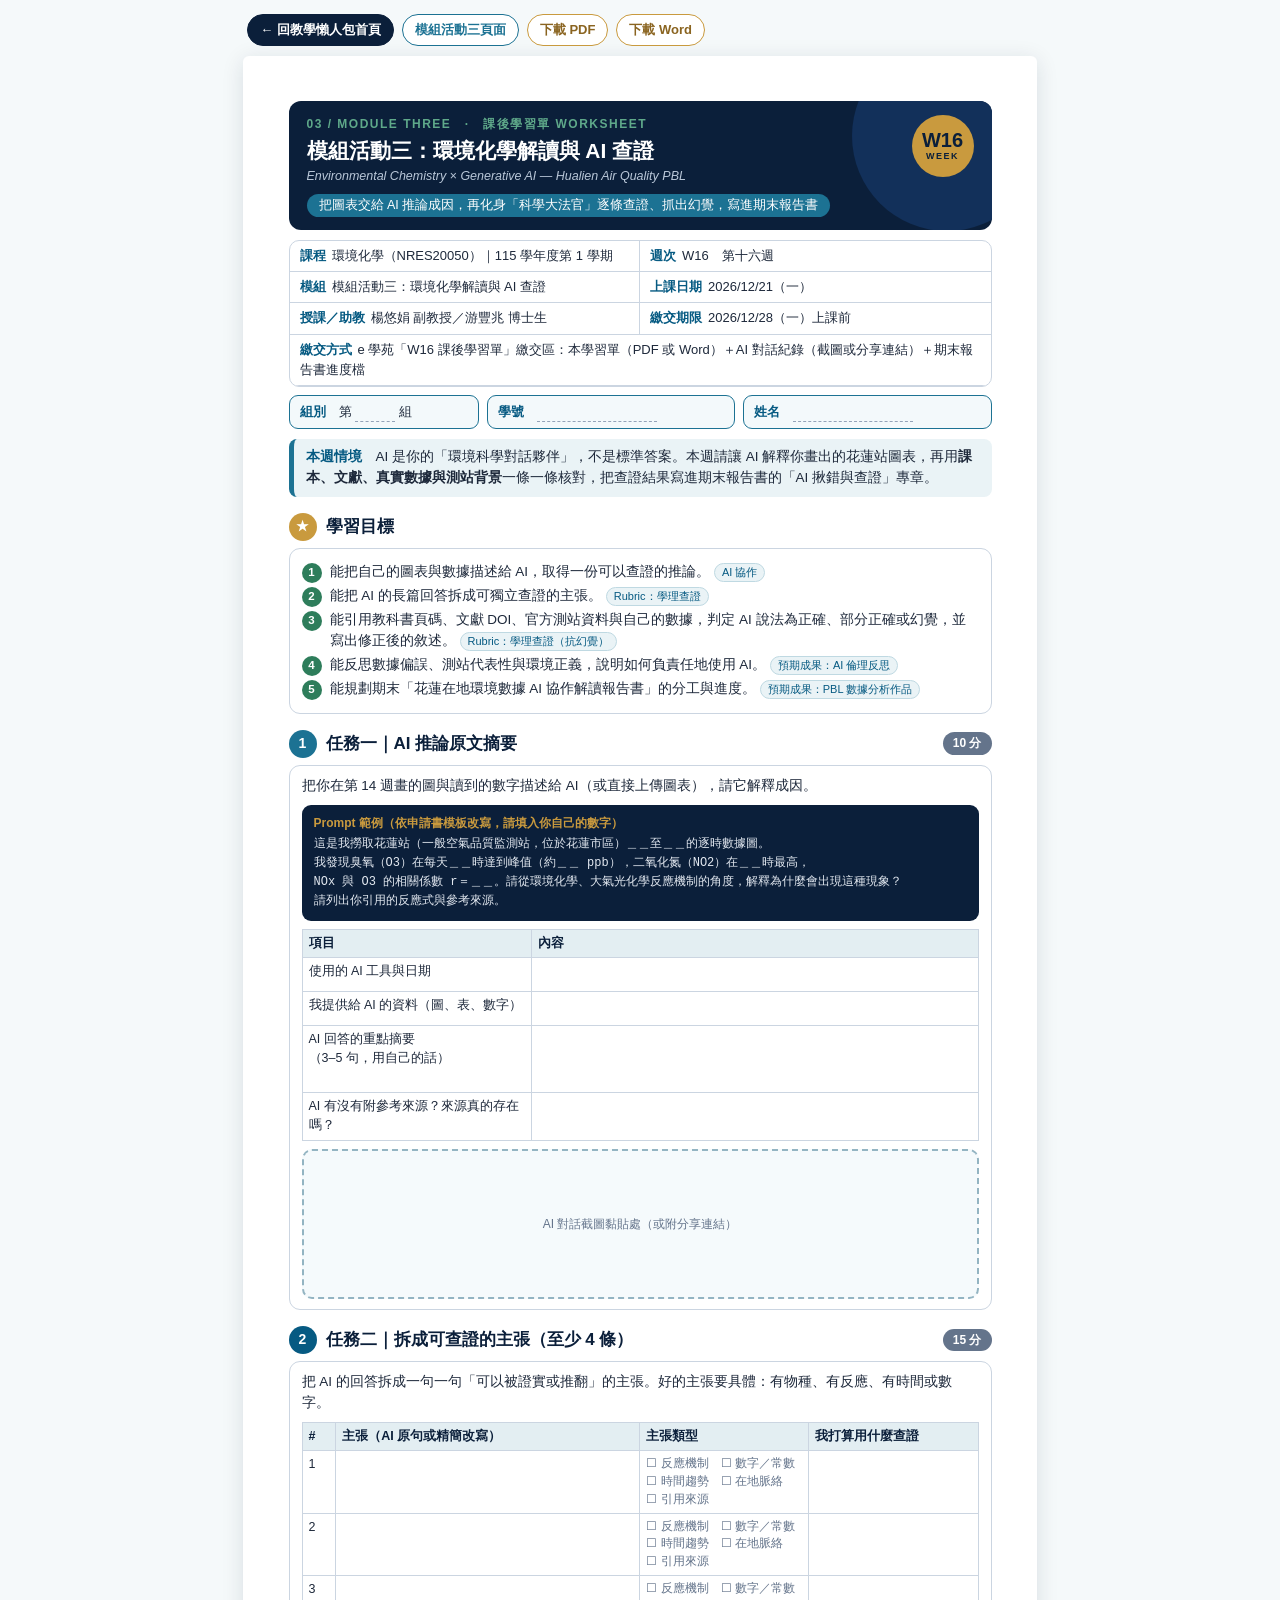
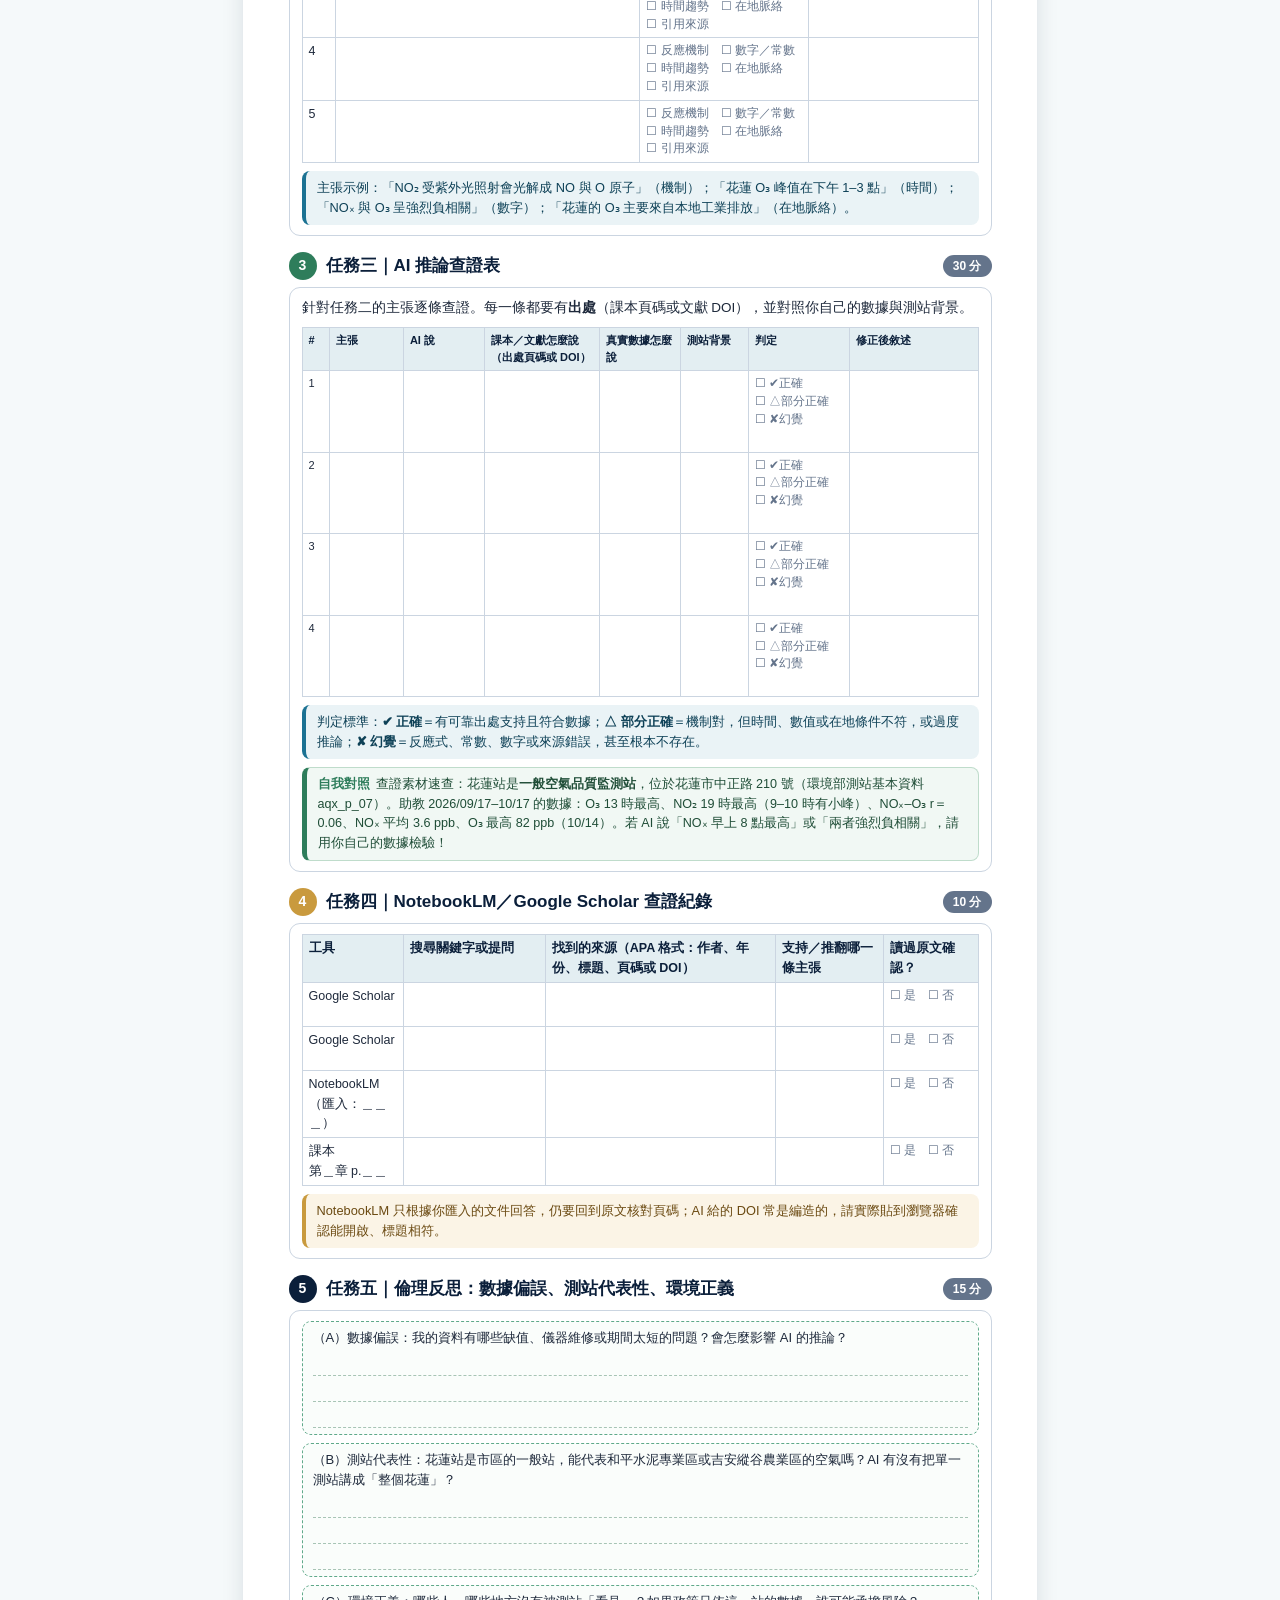
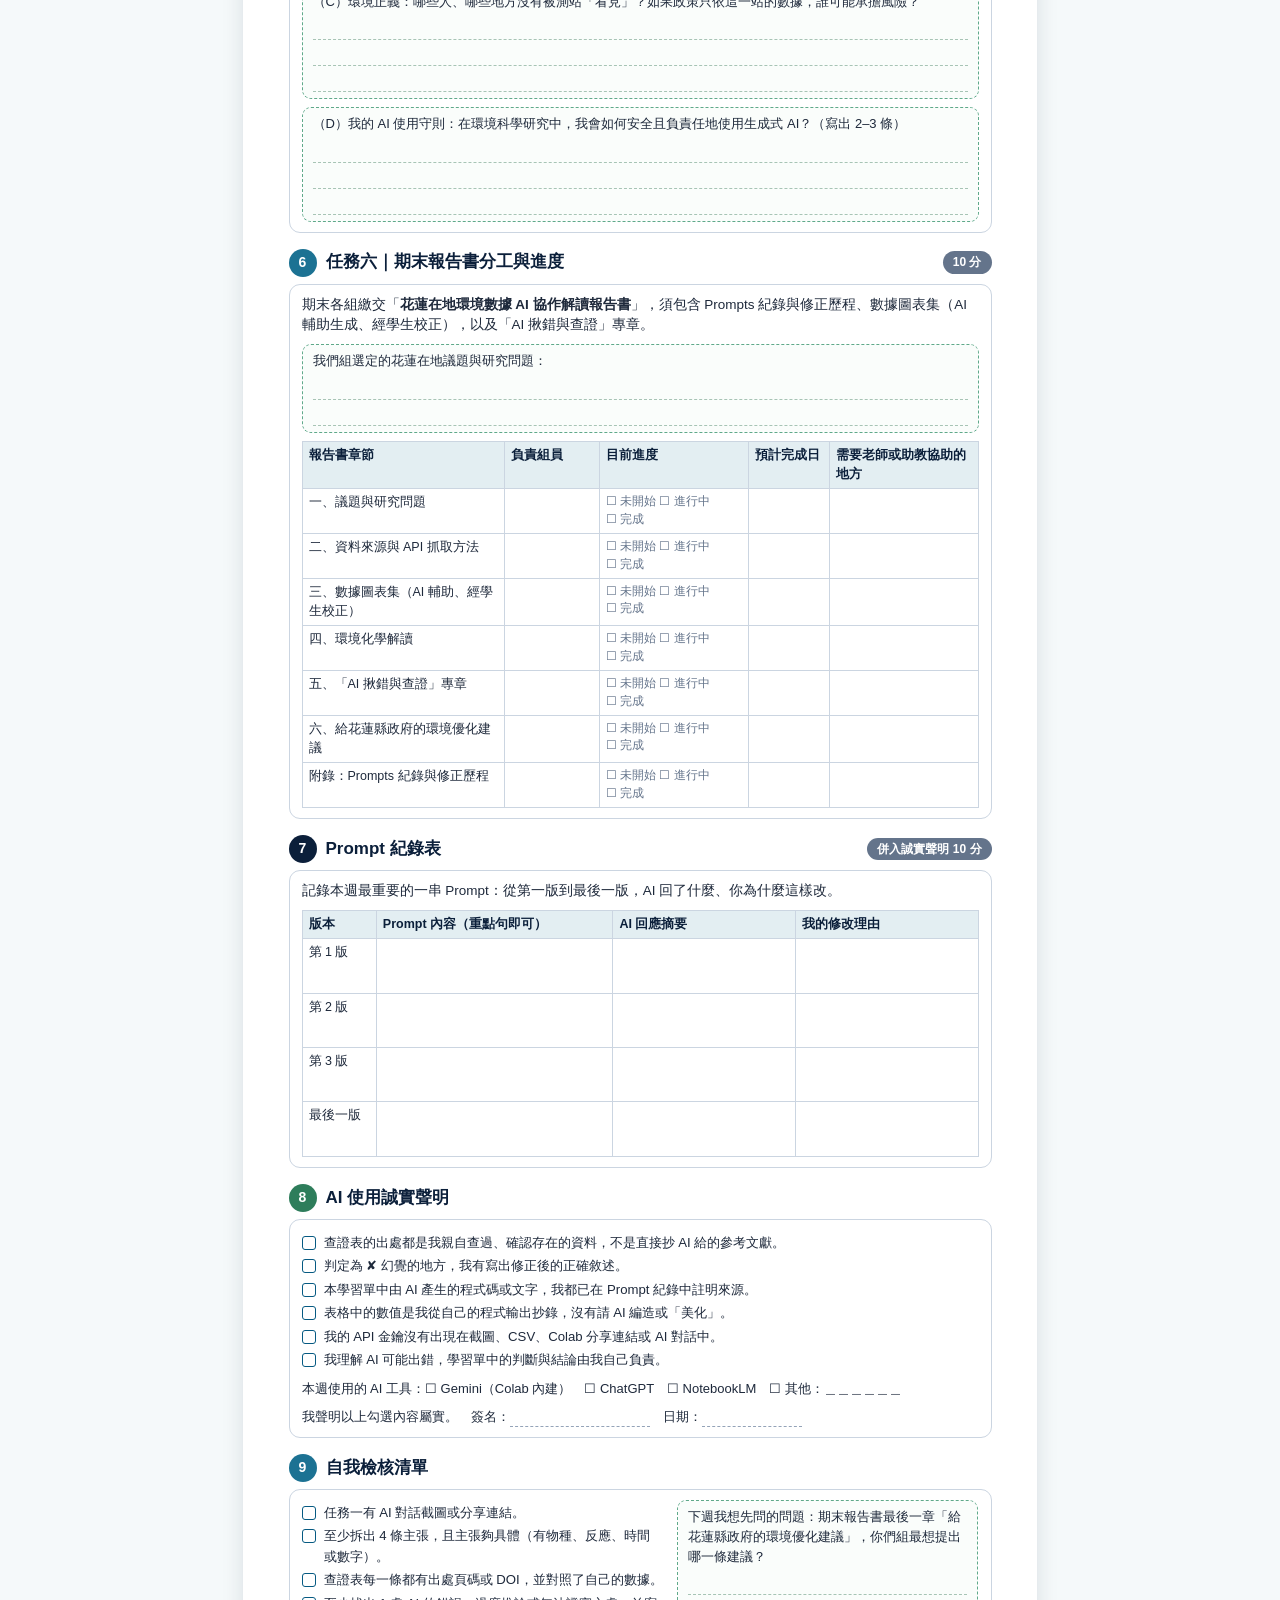
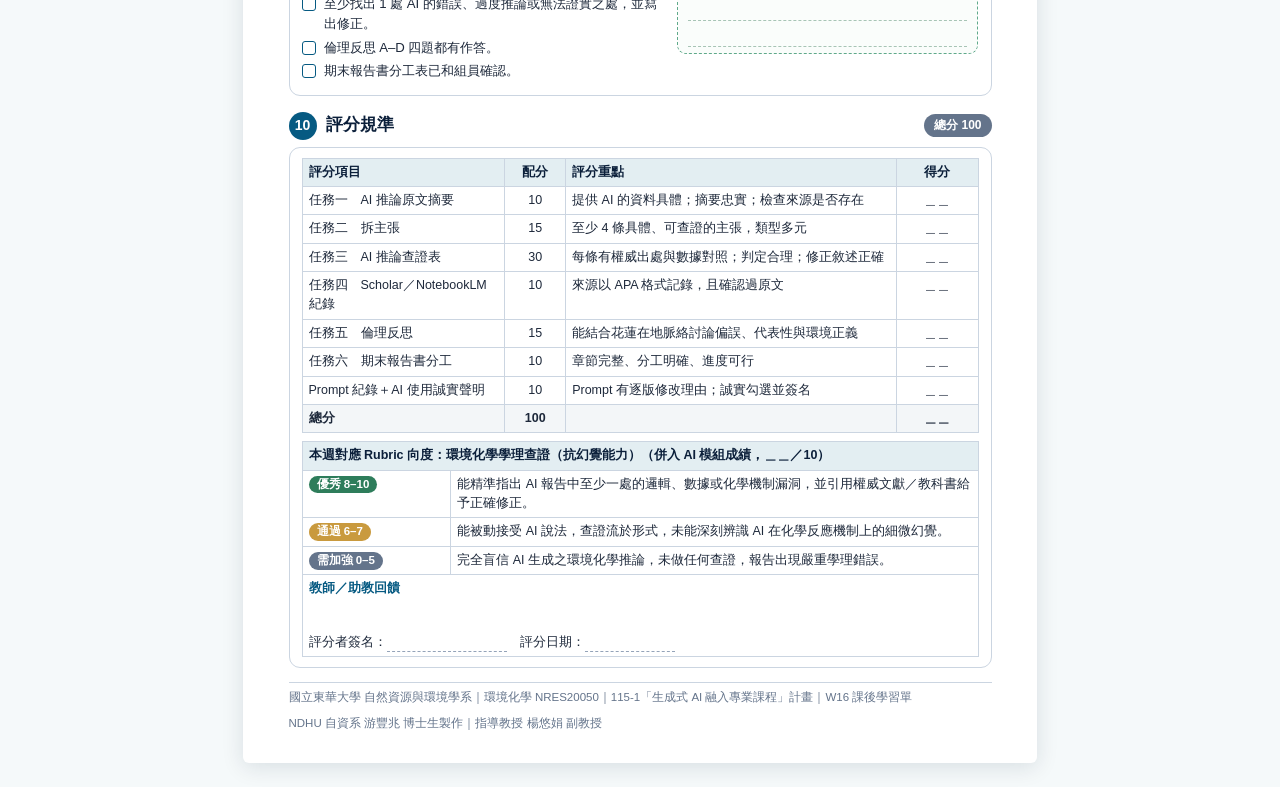
<file: worksheets/W16_M3.html>
<!DOCTYPE html>
<html lang="zh-Hant"><head><meta charset="utf-8">
<meta name="viewport" content="width=device-width, initial-scale=1">
<meta name="author" content="游豐兆 博士生（指導教授 楊悠娟 副教授）">
<title>環境化學 W16 課後學習單｜模組活動三：環境化學解讀與 AI 查證</title>
<style>
:root{--navy:#0B1F3A;--deep:#065A82;--teal:#1C7293;--green:#2E7D5B;--moss:#5FA98A;--gold:#C99A3E;
--bg:#F5F9FA;--ink:#1E293B;--gray:#64748B;--line:#CBD5E1;--soft:#EAF3F6;}
*{box-sizing:border-box;}
html,body{margin:0;padding:0;}
body{font-family:'Microsoft JhengHei','Noto Sans TC','PingFang TC',sans-serif;color:var(--ink);background:var(--bg);
 line-height:1.55;font-size:14px;-webkit-print-color-adjust:exact;print-color-adjust:exact;}
a{color:var(--teal);}
.topnav{max-width:210mm;margin:14px auto 0;display:flex;flex-wrap:wrap;gap:8px;padding:0 4px;}
.topnav a{display:inline-block;text-decoration:none;font-size:13px;font-weight:700;padding:5px 12px;border-radius:999px;
 background:#fff;border:1.5px solid var(--teal);color:var(--teal);}
.topnav a.home{background:var(--navy);border-color:var(--navy);color:#fff;}
.topnav a.dl{border-color:var(--gold);color:#8A6420;}
.sheet{max-width:210mm;margin:10px auto 24px;background:#fff;padding:12mm 12mm 8mm;box-shadow:0 4px 22px rgba(11,31,58,.12);border-radius:6px;}
.hdr{background:var(--navy);color:#fff;border-radius:12px;padding:14px 92px 13px 18px;position:relative;overflow:hidden;}
.hdr::after{content:"";position:absolute;right:-50px;top:-60px;width:190px;height:190px;border-radius:50%;background:#12305A;}
.hdr>*{position:relative;z-index:1;}
.hdr .eyebrow{color:var(--moss);font-weight:700;font-size:12px;letter-spacing:1.5px;}
.hdr h1{margin:3px 0 2px;font-size:21px;line-height:1.35;}
.hdr .en{font-style:italic;color:#B9C7D8;font-size:12.5px;}
.hdr .tag{display:inline-block;margin-top:7px;background:var(--teal);border-radius:999px;padding:2px 12px;font-size:12.5px;}
.hdr .badge{position:absolute;right:18px;top:14px;z-index:2;width:62px;height:62px;border-radius:50%;background:var(--gold);color:var(--navy);
 display:flex;flex-direction:column;align-items:center;justify-content:center;font-weight:800;}
.hdr .badge b{font-size:20px;line-height:1;} .hdr .badge span{font-size:9px;letter-spacing:1.5px;}
.meta{margin-top:10px;display:grid;grid-template-columns:repeat(2,1fr);gap:0;border:1.3px solid var(--line);border-radius:10px;overflow:hidden;font-size:13px;}
.meta div{padding:5px 10px;border-bottom:1px solid var(--line);}
.meta div:nth-child(odd){border-right:1px solid var(--line);}
.meta div.full{grid-column:1/-1;border-right:none;}
.meta b{color:var(--deep);margin-right:6px;}
.idbar{margin-top:8px;display:grid;grid-template-columns:1fr 1.3fr 1.3fr;gap:8px;}
.idbar div{border:1.6px solid var(--teal);border-radius:9px;padding:6px 10px;font-size:13px;background:#F3F9FB;}
.idbar b{color:var(--deep);}
.fill{display:inline-block;min-width:70px;border-bottom:1.3px dashed #94A3B8;height:15px;vertical-align:bottom;}
.mission{margin-top:10px;background:var(--soft);border-left:5px solid var(--teal);border-radius:8px;padding:8px 12px;font-size:13.5px;}
h2.sec{display:flex;align-items:center;gap:9px;margin:16px 0 7px;font-size:17px;color:var(--navy);break-after:avoid;page-break-after:avoid;}
h2.sec .n{flex:0 0 auto;width:28px;height:28px;border-radius:50%;color:#fff;display:flex;align-items:center;justify-content:center;font-size:14px;font-weight:800;}
h2.sec .pt{margin-left:auto;flex:0 0 auto;font-size:12px;color:#fff;background:var(--gray);padding:2px 10px;border-radius:999px;font-weight:700;}
h3.sub{font-size:14.5px;color:var(--deep);margin:10px 0 5px;}
.card{border:1.3px solid var(--line);border-radius:11px;padding:10px 12px;background:#fff;}
.card>*+*{margin-top:8px;}
.goals{margin:0;padding-left:0;list-style:none;}
.goals li{display:flex;gap:8px;align-items:flex-start;margin:3px 0;font-size:13.5px;}
.goals .k{flex:0 0 auto;width:20px;height:20px;border-radius:50%;background:var(--green);color:#fff;font-size:11.5px;display:flex;align-items:center;justify-content:center;margin-top:1px;font-weight:700;}
.goals .t{display:inline-block;font-size:11px;color:var(--deep);background:var(--soft);border:1px solid #BFD9E2;border-radius:999px;padding:0 7px;margin-left:4px;white-space:nowrap;}
p.d{margin:0;font-size:13.5px;}
.tw{overflow-x:auto;}
table{width:100%;border-collapse:collapse;font-size:12.5px;}
table.small{font-size:11px;}
th,td{border:1px solid var(--line);padding:4px 6px;vertical-align:top;text-align:left;}
th{background:#E3EEF2;color:var(--navy);font-weight:700;}
tr{break-inside:avoid;page-break-inside:avoid;}
td.c{color:var(--gray);font-size:11.5px;}
.writebox{border:1.5px dashed var(--moss);border-radius:9px;padding:6px 10px;background:#FAFDFB;}
.writebox .q{font-size:13px;margin-bottom:2px;}
.writebox .ln{border-bottom:1px dashed #A7C4B5;height:26px;}
.pastes{display:grid;gap:10px;}
.paste{border:2px dashed #93B4C2;border-radius:10px;background:#F5FAFC;color:var(--gray);font-size:12px;min-height:150px;
 display:flex;align-items:center;justify-content:center;text-align:center;padding:8px;}
.code{background:var(--navy);color:#E2E8F0;border-radius:9px;padding:9px 12px;font-family:Consolas,'Microsoft JhengHei',monospace;
 font-size:12px;white-space:pre-wrap;word-break:break-all;line-height:1.6;}
.code .h{color:var(--gold);font-weight:700;display:block;margin-bottom:2px;font-family:'Microsoft JhengHei','Noto Sans TC',sans-serif;}
.note{border-radius:8px;padding:7px 11px;font-size:12.8px;}
.note.tip{background:var(--soft);border-left:4px solid var(--teal);color:#0E4157;}
.note.warn{background:#FBF4E6;border-left:4px solid var(--gold);color:#6B4A12;}
.self{background:#F1F8F4;border:1.3px solid #BFDCCB;border-left:5px solid var(--green);border-radius:8px;padding:7px 11px;font-size:12.6px;color:#1F4D37;}
.self .lab{font-weight:800;color:var(--green);margin-right:6px;}
.chk{display:flex;gap:8px;align-items:flex-start;font-size:13.2px;margin:3px 0;}
.box{flex:0 0 auto;width:14px;height:14px;border:1.8px solid var(--deep);border-radius:3px;margin-top:3px;}
.two{display:grid;grid-template-columns:1.2fr 1fr;gap:14px;}
.sign{margin-top:8px;font-size:13px;}
.rub th:nth-child(2),.rub td:nth-child(2),.rub th:nth-child(4),.rub td:nth-child(4){text-align:center;white-space:nowrap;}
.rub tr.total td{background:#F3F6F8;font-weight:800;}
.dim{margin-top:8px;}
.dim th{width:22%;}
.lv{display:inline-block;font-weight:800;padding:0 8px;border-radius:999px;color:#fff;font-size:11.5px;}
.feedback{margin-top:10px;border:1.6px solid var(--deep);border-radius:10px;padding:8px 12px;background:#F3F8FB;font-size:13px;}
.feedback .ln{border-bottom:1px dashed #94A3B8;height:24px;}
.credit{margin-top:14px;padding-top:6px;border-top:1px solid var(--line);display:flex;justify-content:space-between;gap:8px;flex-wrap:wrap;font-size:11.5px;color:var(--gray);}
.print-foot{display:none;}
table.ptable,table.ptable>tbody,table.ptable>tbody>tr,table.ptable>tbody>tr>td{display:block;border:0;padding:0;margin:0;width:auto;min-width:0;}
table.ptable>tbody>tr{break-inside:auto;page-break-inside:auto;}
table.ptable>tfoot{display:none;}
@media (max-width:640px){
 body{font-size:14px;}
 .sheet{padding:16px 14px;margin:8px 8px 18px;border-radius:4px;}
 .topnav{margin:10px 8px 0;}
 .meta{grid-template-columns:1fr;} .meta div:nth-child(odd){border-right:none;}
 .idbar,.two{grid-template-columns:1fr;}
 .pastes{grid-template-columns:1fr !important;}
 .hdr{padding-right:86px;}
 .hdr h1{font-size:18px;}
 table{min-width:560px;}
}
@page{size:A4;margin:12mm 12mm 16mm;}
@media print{
 body{background:#fff;font-size:12.5px;}
 .topnav{display:none;}
 .sheet{max-width:none;margin:0;padding:0;box-shadow:none;border-radius:0;}
 .credit{display:none;}
 table.ptable{display:table;width:100%;border-collapse:collapse;}
 table.ptable>tbody{display:table-row-group;} table.ptable>tbody>tr{display:table-row;} table.ptable>tbody>tr>td{display:table-cell;}
 table.ptable>tfoot{display:table-footer-group;}
 table.ptable>tfoot td{border:0;padding:3mm 0 0;}
 .print-foot{display:flex;justify-content:space-between;font-size:9pt;color:var(--gray);
  border-top:0.6pt solid var(--line);padding-top:1.5mm;}
 .paste{min-height:118px;}
 h2.sec{margin:11px 0 5px;}
 .card{padding:8px 10px;} .card>*+*{margin-top:6px;}
 .writebox .ln{height:22px;}
 .mission,.meta{margin-top:7px;}
 .sec-block{break-inside:auto;}
 .keep{break-inside:avoid;page-break-inside:avoid;}
}
</style></head>
<body>
<nav class="topnav"><a class="home" href="../index.html">← 回教學懶人包首頁</a><a href="../m3.html">模組活動三頁面</a><a class="dl" href="W16_M3.pdf" download>下載 PDF</a><a class="dl" href="W16_M3.docx" download>下載 Word</a></nav>
<table class="ptable"><tfoot><tr><td><div class="print-foot"><span>NDHU 自資系 游豐兆 博士生製作｜指導教授 楊悠娟 副教授</span><span>環境化學 W16 課後學習單</span></div></td></tr></tfoot><tbody><tr><td>
<main class="sheet">

<header class="hdr">
  <div class="badge"><b>W16</b><span>WEEK</span></div>
  <div class="eyebrow">03 / MODULE THREE　·　課後學習單 WORKSHEET</div>
  <h1>模組活動三：環境化學解讀與 AI 查證</h1>
  <div class="en">Environmental Chemistry × Generative AI — Hualien Air Quality PBL</div>
  <div class="tag">把圖表交給 AI 推論成因，再化身「科學大法官」逐條查證、抓出幻覺，寫進期末報告書</div>
</header>
<div class="meta">
  <div><b>課程</b>環境化學（NRES20050）｜115 學年度第 1 學期</div><div><b>週次</b>W16　第十六週</div>
  <div><b>模組</b>模組活動三：環境化學解讀與 AI 查證</div><div><b>上課日期</b>2026/12/21（一）</div>
  <div><b>授課／助教</b>楊悠娟 副教授／游豐兆 博士生</div><div><b>繳交期限</b>2026/12/28（一）上課前</div>
  <div class="full"><b>繳交方式</b>e 學苑「W16 課後學習單」繳交區：本學習單（PDF 或 Word）＋AI 對話紀錄（截圖或分享連結）＋期末報告書進度檔</div>
</div>
<div class="idbar">
  <div><b>組別</b>　第 <span class="fill" style="min-width:40px"></span> 組</div>
  <div><b>學號</b>　<span class="fill" style="min-width:120px"></span></div>
  <div><b>姓名</b>　<span class="fill" style="min-width:120px"></span></div>
</div>
<div class="mission"><b style="color:#065A82">本週情境</b>　AI 是你的「環境科學對話夥伴」，不是標準答案。本週請讓 AI 解釋你畫出的花蓮站圖表，再用<b>課本、文獻、真實數據與測站背景</b>一條一條核對，把查證結果寫進期末報告書的「AI 揪錯與查證」專章。</div><h2 class="sec"><span class="n" style="background:#C99A3E">★</span>學習目標</h2><div class="card"><ul class="goals"><li><span class="k">1</span><span>能把自己的圖表與數據描述給 AI，取得一份可以查證的推論。<span class="t">AI 協作</span></span></li><li><span class="k">2</span><span>能把 AI 的長篇回答拆成可獨立查證的主張。<span class="t">Rubric：學理查證</span></span></li><li><span class="k">3</span><span>能引用教科書頁碼、文獻 DOI、官方測站資料與自己的數據，判定 AI 說法為正確、部分正確或幻覺，並寫出修正後的敘述。<span class="t">Rubric：學理查證（抗幻覺）</span></span></li><li><span class="k">4</span><span>能反思數據偏誤、測站代表性與環境正義，說明如何負責任地使用 AI。<span class="t">預期成果：AI 倫理反思</span></span></li><li><span class="k">5</span><span>能規劃期末「花蓮在地環境數據 AI 協作解讀報告書」的分工與進度。<span class="t">預期成果：PBL 數據分析作品</span></span></li></ul></div><h2 class="sec"><span class="n" style="background:#1C7293">1</span>任務一｜AI 推論原文摘要<span class="pt">10 分</span></h2><div class="card"><p class="d">把你在第 14 週畫的圖與讀到的數字描述給 AI（或直接上傳圖表），請它解釋成因。</p><div class="code keep"><span class="h">Prompt 範例（依申請書模板改寫，請填入你自己的數字）</span>這是我撈取花蓮站（一般空氣品質監測站，位於花蓮市區）＿＿至＿＿的逐時數據圖。
我發現臭氧（O3）在每天＿＿時達到峰值（約＿＿ ppb），二氧化氮（NO2）在＿＿時最高，
NOx 與 O3 的相關係數 r＝＿＿。請從環境化學、大氣光化學反應機制的角度，解釋為什麼會出現這種現象？
請列出你引用的反應式與參考來源。</div><div class="tw"><table><colgroup><col style="width:34%"><col style="width:66%"></colgroup><tr><th>項目</th><th>內容</th></tr><tr><td style="height:9.0mm">使用的 AI 工具與日期</td><td></td></tr><tr><td style="height:9.0mm">我提供給 AI 的資料（圖、表、數字）</td><td></td></tr><tr><td style="height:9.0mm">AI 回答的重點摘要<br>（3–5 句，用自己的話）</td><td><br><br><br></td></tr><tr><td style="height:9.0mm">AI 有沒有附參考來源？來源真的存在嗎？</td><td></td></tr></table></div><div class="pastes keep" style="grid-template-columns:repeat(1,1fr)"><div class="paste">AI 對話截圖黏貼處（或附分享連結）</div></div></div><h2 class="sec"><span class="n" style="background:#065A82">2</span>任務二｜拆成可查證的主張（至少 4 條）<span class="pt">15 分</span></h2><div class="card"><p class="d">把 AI 的回答拆成一句一句「可以被證實或推翻」的主張。好的主張要具體：有物種、有反應、有時間或數字。</p><div class="tw"><table><colgroup><col style="width:5%"><col style="width:45%"><col style="width:25%"><col style="width:25%"></colgroup><tr><th>#</th><th>主張（AI 原句或精簡改寫）</th><th>主張類型</th><th>我打算用什麼查證</th></tr><tr><td style="height:11.7mm">1</td><td></td><td class="c">☐ 反應機制　☐ 數字／常數<br>☐ 時間趨勢　☐ 在地脈絡<br>☐ 引用來源</td><td></td></tr><tr><td style="height:11.7mm">2</td><td></td><td class="c">☐ 反應機制　☐ 數字／常數<br>☐ 時間趨勢　☐ 在地脈絡<br>☐ 引用來源</td><td></td></tr><tr><td style="height:11.7mm">3</td><td></td><td class="c">☐ 反應機制　☐ 數字／常數<br>☐ 時間趨勢　☐ 在地脈絡<br>☐ 引用來源</td><td></td></tr><tr><td style="height:11.7mm">4</td><td></td><td class="c">☐ 反應機制　☐ 數字／常數<br>☐ 時間趨勢　☐ 在地脈絡<br>☐ 引用來源</td><td></td></tr><tr><td style="height:11.7mm">5</td><td></td><td class="c">☐ 反應機制　☐ 數字／常數<br>☐ 時間趨勢　☐ 在地脈絡<br>☐ 引用來源</td><td></td></tr></table></div><div class="note tip keep">主張示例：「NO₂ 受紫外光照射會光解成 NO 與 O 原子」（機制）；「花蓮 O₃ 峰值在下午 1–3 點」（時間）；「NOₓ 與 O₃ 呈強烈負相關」（數字）；「花蓮的 O₃ 主要來自本地工業排放」（在地脈絡）。</div></div><h2 class="sec"><span class="n" style="background:#2E7D5B">3</span>任務三｜AI 推論查證表<span class="pt">30 分</span></h2><div class="card"><p class="d">針對任務二的主張逐條查證。每一條都要有<b>出處</b>（課本頁碼或文獻 DOI），並對照你自己的數據與測站背景。</p><div class="tw"><table class="small"><colgroup><col style="width:4%"><col style="width:11%"><col style="width:12%"><col style="width:17%"><col style="width:12%"><col style="width:10%"><col style="width:15%"><col style="width:19%"></colgroup><tr><th>#</th><th>主張</th><th>AI 說</th><th>課本／文獻怎麼說<br>（出處頁碼或 DOI）</th><th>真實數據怎麼說</th><th>測站背景</th><th>判定</th><th>修正後敘述</th></tr><tr><td style="height:21.6mm">1</td><td></td><td></td><td></td><td></td><td></td><td class="c">☐ ✔正確<br>☐ △部分正確<br>☐ ✘幻覺</td><td></td></tr><tr><td style="height:21.6mm">2</td><td></td><td></td><td></td><td></td><td></td><td class="c">☐ ✔正確<br>☐ △部分正確<br>☐ ✘幻覺</td><td></td></tr><tr><td style="height:21.6mm">3</td><td></td><td></td><td></td><td></td><td></td><td class="c">☐ ✔正確<br>☐ △部分正確<br>☐ ✘幻覺</td><td></td></tr><tr><td style="height:21.6mm">4</td><td></td><td></td><td></td><td></td><td></td><td class="c">☐ ✔正確<br>☐ △部分正確<br>☐ ✘幻覺</td><td></td></tr></table></div><div class="note tip keep">判定標準：<b>✔ 正確</b>＝有可靠出處支持且符合數據；<b>△ 部分正確</b>＝機制對，但時間、數值或在地條件不符，或過度推論；<b>✘ 幻覺</b>＝反應式、常數、數字或來源錯誤，甚至根本不存在。</div><div class="self keep"><span class="lab">自我對照</span>查證素材速查：花蓮站是<b>一般空氣品質監測站</b>，位於花蓮市中正路 210 號（環境部測站基本資料 aqx_p_07）。助教 2026/09/17–10/17 的數據：O₃ 13 時最高、NO₂ 19 時最高（9–10 時有小峰）、NOₓ–O₃ r＝0.06、NOₓ 平均 3.6 ppb、O₃ 最高 82 ppb（10/14）。若 AI 說「NOₓ 早上 8 點最高」或「兩者強烈負相關」，請用你自己的數據檢驗！</div></div><h2 class="sec"><span class="n" style="background:#C99A3E">4</span>任務四｜NotebookLM／Google Scholar 查證紀錄<span class="pt">10 分</span></h2><div class="card"><div class="tw"><table><colgroup><col style="width:15%"><col style="width:21%"><col style="width:34%"><col style="width:16%"><col style="width:14%"></colgroup><tr><th>工具</th><th>搜尋關鍵字或提問</th><th>找到的來源（APA 格式：作者、年份、標題、頁碼或 DOI）</th><th>支持／推翻哪一條主張</th><th>讀過原文確認？</th></tr><tr><td style="height:11.7mm">Google Scholar</td><td></td><td></td><td></td><td class="c">☐ 是　☐ 否</td></tr><tr><td style="height:11.7mm">Google Scholar</td><td></td><td></td><td></td><td class="c">☐ 是　☐ 否</td></tr><tr><td style="height:11.7mm">NotebookLM<br>（匯入：＿＿＿）</td><td></td><td></td><td></td><td class="c">☐ 是　☐ 否</td></tr><tr><td style="height:11.7mm">課本<br>第＿章 p.＿＿</td><td></td><td></td><td></td><td class="c">☐ 是　☐ 否</td></tr></table></div><div class="note warn keep">NotebookLM 只根據你匯入的文件回答，仍要回到原文核對頁碼；AI 給的 DOI 常是編造的，請實際貼到瀏覽器確認能開啟、標題相符。</div></div><h2 class="sec"><span class="n" style="background:#0B1F3A">5</span>任務五｜倫理反思：數據偏誤、測站代表性、環境正義<span class="pt">15 分</span></h2><div class="card"><div class="writebox keep"><div class="q">（A）數據偏誤：我的資料有哪些缺值、儀器維修或期間太短的問題？會怎麼影響 AI 的推論？</div><div class="ln"></div><div class="ln"></div><div class="ln"></div></div><div class="writebox keep"><div class="q">（B）測站代表性：花蓮站是市區的一般站，能代表和平水泥專業區或吉安縱谷農業區的空氣嗎？AI 有沒有把單一測站講成「整個花蓮」？</div><div class="ln"></div><div class="ln"></div><div class="ln"></div></div><div class="writebox keep"><div class="q">（C）環境正義：哪些人、哪些地方沒有被測站「看見」？如果政策只依這一站的數據，誰可能承擔風險？</div><div class="ln"></div><div class="ln"></div><div class="ln"></div></div><div class="writebox keep"><div class="q">（D）我的 AI 使用守則：在環境科學研究中，我會如何安全且負責任地使用生成式 AI？（寫出 2–3 條）</div><div class="ln"></div><div class="ln"></div><div class="ln"></div></div></div><h2 class="sec"><span class="n" style="background:#1C7293">6</span>任務六｜期末報告書分工與進度<span class="pt">10 分</span></h2><div class="card"><p class="d">期末各組繳交「<b>花蓮在地環境數據 AI 協作解讀報告書</b>」，須包含 Prompts 紀錄與修正歷程、數據圖表集（AI 輔助生成、經學生校正），以及「AI 揪錯與查證」專章。</p><div class="writebox keep"><div class="q">我們組選定的花蓮在地議題與研究問題：</div><div class="ln"></div><div class="ln"></div></div><div class="tw"><table><colgroup><col style="width:30%"><col style="width:14%"><col style="width:22%"><col style="width:12%"><col style="width:22%"></colgroup><tr><th>報告書章節</th><th>負責組員</th><th>目前進度</th><th>預計完成日</th><th>需要老師或助教協助的地方</th></tr><tr><td style="height:9.0mm">一、議題與研究問題</td><td></td><td class="c">☐ 未開始 ☐ 進行中<br>☐ 完成</td><td></td><td></td></tr><tr><td style="height:9.0mm">二、資料來源與 API 抓取方法</td><td></td><td class="c">☐ 未開始 ☐ 進行中<br>☐ 完成</td><td></td><td></td></tr><tr><td style="height:9.0mm">三、數據圖表集（AI 輔助、經學生校正）</td><td></td><td class="c">☐ 未開始 ☐ 進行中<br>☐ 完成</td><td></td><td></td></tr><tr><td style="height:9.0mm">四、環境化學解讀</td><td></td><td class="c">☐ 未開始 ☐ 進行中<br>☐ 完成</td><td></td><td></td></tr><tr><td style="height:9.0mm">五、「AI 揪錯與查證」專章</td><td></td><td class="c">☐ 未開始 ☐ 進行中<br>☐ 完成</td><td></td><td></td></tr><tr><td style="height:9.0mm">六、給花蓮縣政府的環境優化建議</td><td></td><td class="c">☐ 未開始 ☐ 進行中<br>☐ 完成</td><td></td><td></td></tr><tr><td style="height:9.0mm">附錄：Prompts 紀錄與修正歷程</td><td></td><td class="c">☐ 未開始 ☐ 進行中<br>☐ 完成</td><td></td><td></td></tr></table></div></div><h2 class="sec"><span class="n" style="background:#0B1F3A">7</span>Prompt 紀錄表<span class="pt">併入誠實聲明 10 分</span></h2><div class="card"><p class="d">記錄本週最重要的一串 Prompt：從第一版到最後一版，AI 回了什麼、你為什麼這樣改。</p><div class="tw"><table><colgroup><col style="width:11%"><col style="width:35%"><col style="width:27%"><col style="width:27%"></colgroup><tr><th>版本</th><th>Prompt 內容（重點句即可）</th><th>AI 回應摘要</th><th>我的修改理由</th></tr><tr><td style="height:14.4mm">第 1 版</td><td></td><td></td><td></td></tr><tr><td style="height:14.4mm">第 2 版</td><td></td><td></td><td></td></tr><tr><td style="height:14.4mm">第 3 版</td><td></td><td></td><td></td></tr><tr><td style="height:14.4mm">最後一版</td><td></td><td></td><td></td></tr></table></div></div><h2 class="sec"><span class="n" style="background:#2E7D5B">8</span>AI 使用誠實聲明</h2><div class="card"><div class="chk"><span class="box"></span><span>查證表的出處都是我親自查過、確認存在的資料，不是直接抄 AI 給的參考文獻。</span></div><div class="chk"><span class="box"></span><span>判定為 ✘ 幻覺的地方，我有寫出修正後的正確敘述。</span></div><div class="chk"><span class="box"></span><span>本學習單中由 AI 產生的程式碼或文字，我都已在 Prompt 紀錄中註明來源。</span></div><div class="chk"><span class="box"></span><span>表格中的數值是我從自己的程式輸出抄錄，沒有請 AI 編造或「美化」。</span></div><div class="chk"><span class="box"></span><span>我的 API 金鑰沒有出現在截圖、CSV、Colab 分享連結或 AI 對話中。</span></div><div class="chk"><span class="box"></span><span>我理解 AI 可能出錯，學習單中的判斷與結論由我自己負責。</span></div>
<div class="sign">本週使用的 AI 工具：☐ Gemini（Colab 內建）　☐ ChatGPT　☐ NotebookLM　☐ 其他：＿＿＿＿＿＿</div>
<div class="sign">我聲明以上勾選內容屬實。　簽名：<span class="fill" style="min-width:140px"></span>　日期：<span class="fill" style="min-width:100px"></span></div></div><h2 class="sec"><span class="n" style="background:#1C7293">9</span>自我檢核清單</h2><div class="card keep"><div class="two"><div><div class="chk"><span class="box"></span><span>任務一有 AI 對話截圖或分享連結。</span></div><div class="chk"><span class="box"></span><span>至少拆出 4 條主張，且主張夠具體（有物種、反應、時間或數字）。</span></div><div class="chk"><span class="box"></span><span>查證表每一條都有出處頁碼或 DOI，並對照了自己的數據。</span></div><div class="chk"><span class="box"></span><span>至少找出 1 處 AI 的錯誤、過度推論或無法證實之處，並寫出修正。</span></div><div class="chk"><span class="box"></span><span>倫理反思 A–D 四題都有作答。</span></div><div class="chk"><span class="box"></span><span>期末報告書分工表已和組員確認。</span></div></div>
<div><div class="writebox"><div class="q">下週我想先問的問題：期末報告書最後一章「給花蓮縣政府的環境優化建議」，你們組最想提出哪一條建議？</div><div class="ln"></div><div class="ln"></div><div class="ln"></div></div></div></div></div><h2 class="sec"><span class="n" style="background:#065A82">10</span>評分規準<span class="pt">總分 100</span></h2><div class="card"><div class="tw"><table class="rub"><colgroup><col style="width:30%"><col style="width:9%"><col style="width:49%"><col style="width:12%"></colgroup>
<tr><th>評分項目</th><th>配分</th><th>評分重點</th><th>得分</th></tr><tr><td>任務一　AI 推論原文摘要</td><td>10</td><td>提供 AI 的資料具體；摘要忠實；檢查來源是否存在</td><td>＿＿</td></tr><tr><td>任務二　拆主張</td><td>15</td><td>至少 4 條具體、可查證的主張，類型多元</td><td>＿＿</td></tr><tr><td>任務三　AI 推論查證表</td><td>30</td><td>每條有權威出處與數據對照；判定合理；修正敘述正確</td><td>＿＿</td></tr><tr><td>任務四　Scholar／NotebookLM 紀錄</td><td>10</td><td>來源以 APA 格式記錄，且確認過原文</td><td>＿＿</td></tr><tr><td>任務五　倫理反思</td><td>15</td><td>能結合花蓮在地脈絡討論偏誤、代表性與環境正義</td><td>＿＿</td></tr><tr><td>任務六　期末報告書分工</td><td>10</td><td>章節完整、分工明確、進度可行</td><td>＿＿</td></tr><tr><td>Prompt 紀錄＋AI 使用誠實聲明</td><td>10</td><td>Prompt 有逐版修改理由；誠實勾選並簽名</td><td>＿＿</td></tr>
<tr class="total"><td>總分</td><td>100</td><td></td><td>＿＿</td></tr></table></div>
<div class="tw dim keep"><table><tr><th colspan="2">本週對應 Rubric 向度：環境化學學理查證（抗幻覺能力）（併入 AI 模組成績，＿＿／10）</th></tr>
<tr><td style="width:22%"><span class="lv" style="background:#2E7D5B">優秀 8–10</span></td><td>能精準指出 AI 報告中至少一處的邏輯、數據或化學機制漏洞，並引用權威文獻／教科書給予正確修正。</td></tr>
<tr><td><span class="lv" style="background:#C99A3E">通過 6–7</span></td><td>能被動接受 AI 說法，查證流於形式，未能深刻辨識 AI 在化學反應機制上的細微幻覺。</td></tr>
<tr><td><span class="lv" style="background:#64748B">需加強 0–5</span></td><td>完全盲信 AI 生成之環境化學推論，未做任何查證，報告出現嚴重學理錯誤。</td></tr>
<tr><td colspan="2" style="height:17mm"><b style="color:#065A82">教師／助教回饋</b>
<div style="margin-top:9mm">評分者簽名：<span class="fill" style="min-width:120px"></span>　評分日期：<span class="fill" style="min-width:90px"></span></div></td></tr></table></div>
</div>
<footer class="credit"><span>國立東華大學 自然資源與環境學系｜環境化學 NRES20050｜115-1「生成式 AI 融入專業課程」計畫｜W16 課後學習單</span><span>NDHU 自資系 游豐兆 博士生製作｜指導教授 楊悠娟 副教授</span></footer>
</main>
</td></tr></tbody></table>
</body></html>
</file>
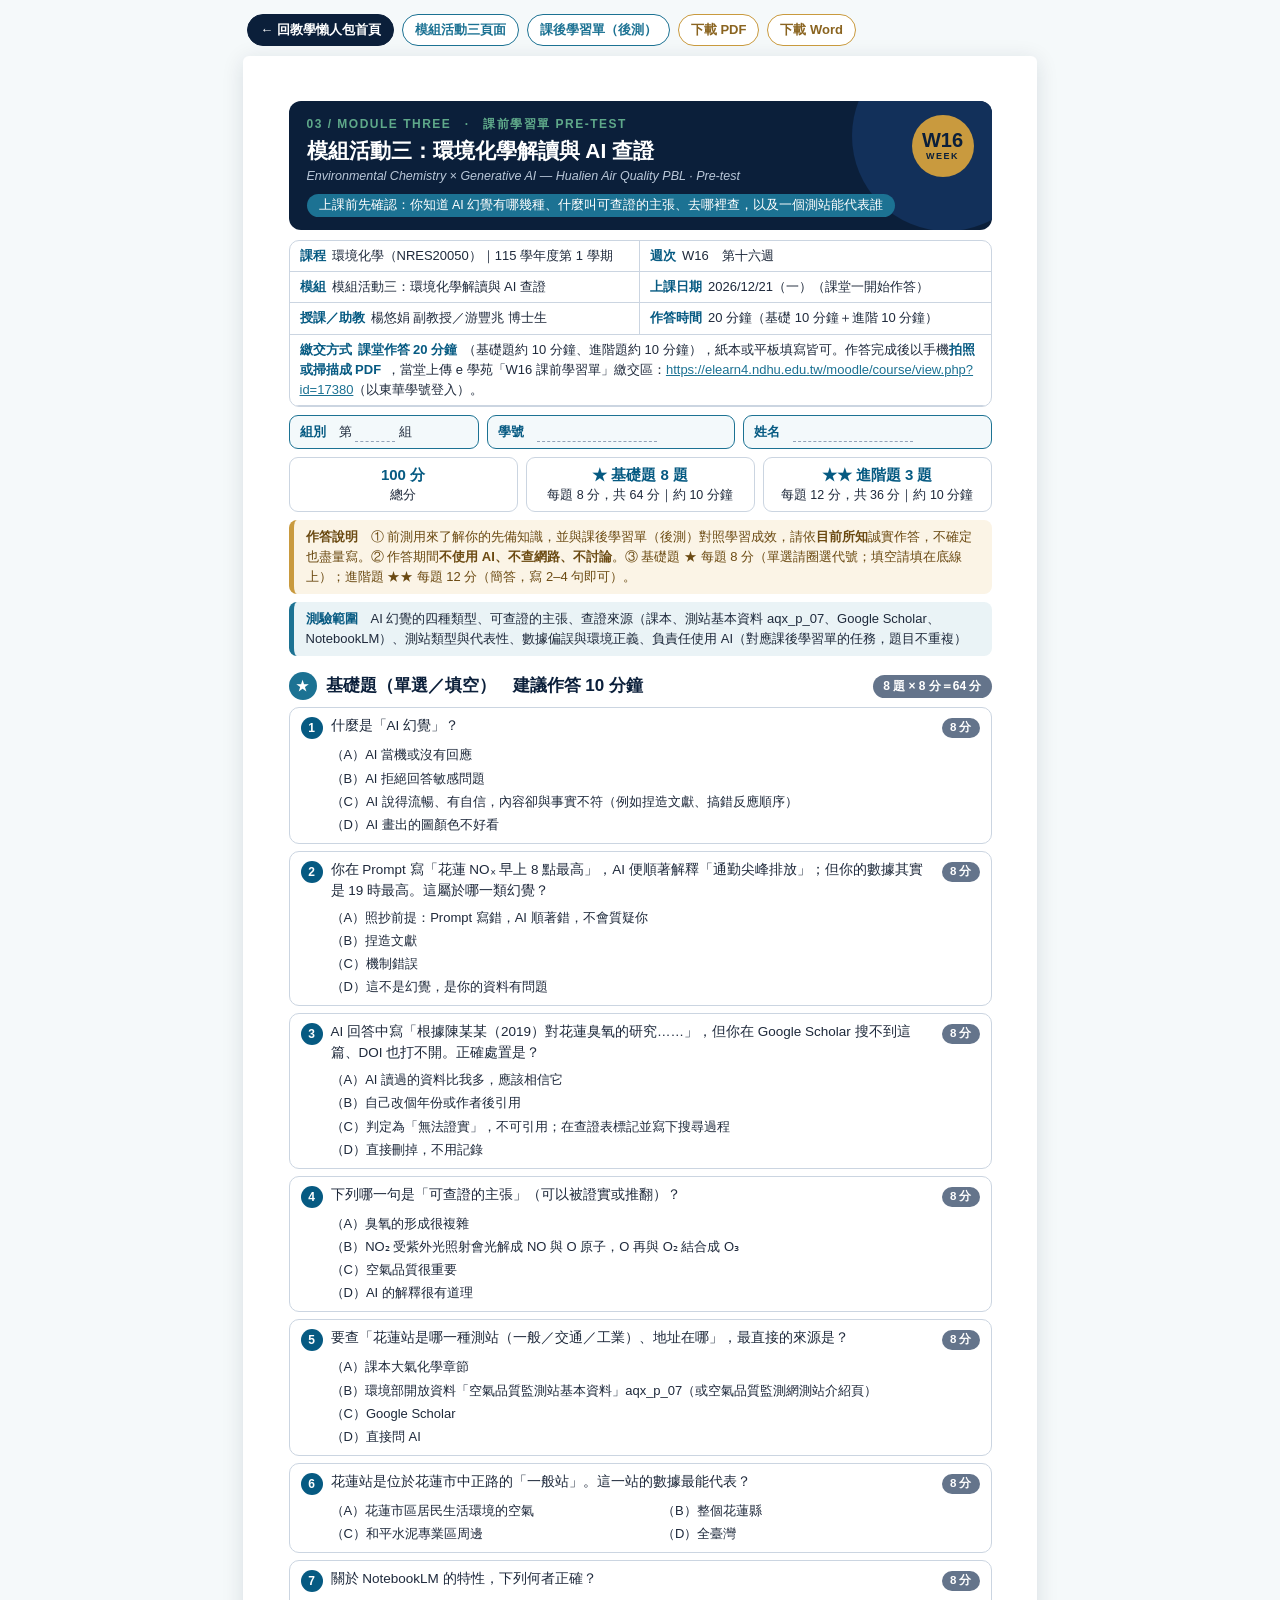
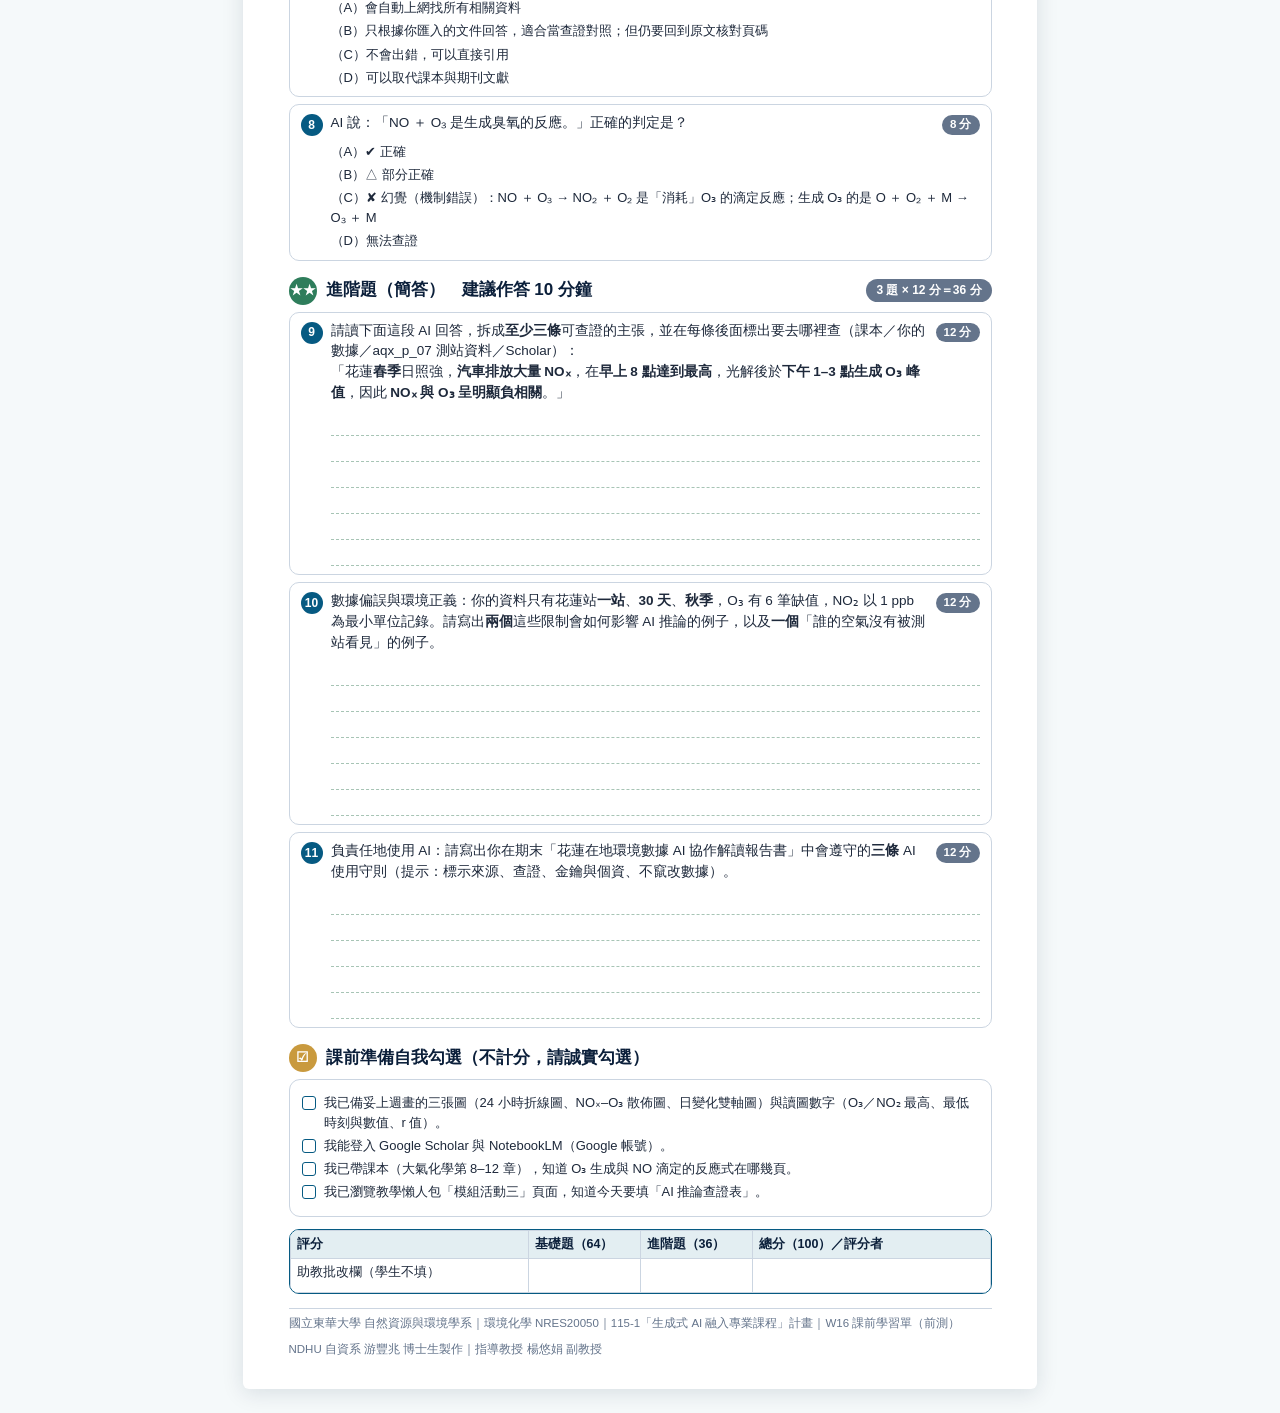
<file: worksheets/W16_M3_pre.html>
<!DOCTYPE html>
<html lang="zh-Hant"><head><meta charset="utf-8">
<meta name="viewport" content="width=device-width, initial-scale=1">
<meta name="author" content="游豐兆 博士生（指導教授 楊悠娟 副教授）">
<title>環境化學 W16 課前學習單（前測）｜模組活動三：環境化學解讀與 AI 查證</title>
<style>
:root{--navy:#0B1F3A;--deep:#065A82;--teal:#1C7293;--green:#2E7D5B;--moss:#5FA98A;--gold:#C99A3E;
--bg:#F5F9FA;--ink:#1E293B;--gray:#64748B;--line:#CBD5E1;--soft:#EAF3F6;}
*{box-sizing:border-box;}
html,body{margin:0;padding:0;}
body{font-family:'Microsoft JhengHei','Noto Sans TC','PingFang TC',sans-serif;color:var(--ink);background:var(--bg);
 line-height:1.55;font-size:14px;-webkit-print-color-adjust:exact;print-color-adjust:exact;}
a{color:var(--teal);}
.topnav{max-width:210mm;margin:14px auto 0;display:flex;flex-wrap:wrap;gap:8px;padding:0 4px;}
.topnav a{display:inline-block;text-decoration:none;font-size:13px;font-weight:700;padding:5px 12px;border-radius:999px;
 background:#fff;border:1.5px solid var(--teal);color:var(--teal);}
.topnav a.home{background:var(--navy);border-color:var(--navy);color:#fff;}
.topnav a.dl{border-color:var(--gold);color:#8A6420;}
.sheet{max-width:210mm;margin:10px auto 24px;background:#fff;padding:12mm 12mm 8mm;box-shadow:0 4px 22px rgba(11,31,58,.12);border-radius:6px;}
.hdr{background:var(--navy);color:#fff;border-radius:12px;padding:14px 92px 13px 18px;position:relative;overflow:hidden;}
.hdr::after{content:"";position:absolute;right:-50px;top:-60px;width:190px;height:190px;border-radius:50%;background:#12305A;}
.hdr>*{position:relative;z-index:1;}
.hdr .eyebrow{color:var(--moss);font-weight:700;font-size:12px;letter-spacing:1.5px;}
.hdr h1{margin:3px 0 2px;font-size:21px;line-height:1.35;}
.hdr .en{font-style:italic;color:#B9C7D8;font-size:12.5px;}
.hdr .tag{display:inline-block;margin-top:7px;background:var(--teal);border-radius:999px;padding:2px 12px;font-size:12.5px;}
.hdr .badge{position:absolute;right:18px;top:14px;z-index:2;width:62px;height:62px;border-radius:50%;background:var(--gold);color:var(--navy);
 display:flex;flex-direction:column;align-items:center;justify-content:center;font-weight:800;}
.hdr .badge b{font-size:20px;line-height:1;} .hdr .badge span{font-size:9px;letter-spacing:1.5px;}
.meta{margin-top:10px;display:grid;grid-template-columns:repeat(2,1fr);gap:0;border:1.3px solid var(--line);border-radius:10px;overflow:hidden;font-size:13px;}
.meta div{padding:5px 10px;border-bottom:1px solid var(--line);}
.meta div:nth-child(odd){border-right:1px solid var(--line);}
.meta div.full{grid-column:1/-1;border-right:none;}
.meta b{color:var(--deep);margin-right:6px;}
.idbar{margin-top:8px;display:grid;grid-template-columns:1fr 1.3fr 1.3fr;gap:8px;}
.idbar div{border:1.6px solid var(--teal);border-radius:9px;padding:6px 10px;font-size:13px;background:#F3F9FB;}
.idbar b{color:var(--deep);}
.fill{display:inline-block;min-width:70px;border-bottom:1.3px dashed #94A3B8;height:15px;vertical-align:bottom;}
.mission{margin-top:10px;background:var(--soft);border-left:5px solid var(--teal);border-radius:8px;padding:8px 12px;font-size:13.5px;}
h2.sec{display:flex;align-items:center;gap:9px;margin:16px 0 7px;font-size:17px;color:var(--navy);break-after:avoid;page-break-after:avoid;}
h2.sec .n{flex:0 0 auto;width:28px;height:28px;border-radius:50%;color:#fff;display:flex;align-items:center;justify-content:center;font-size:14px;font-weight:800;}
h2.sec .pt{margin-left:auto;flex:0 0 auto;font-size:12px;color:#fff;background:var(--gray);padding:2px 10px;border-radius:999px;font-weight:700;}
h3.sub{font-size:14.5px;color:var(--deep);margin:10px 0 5px;}
.card{border:1.3px solid var(--line);border-radius:11px;padding:10px 12px;background:#fff;}
.card>*+*{margin-top:8px;}
.goals{margin:0;padding-left:0;list-style:none;}
.goals li{display:flex;gap:8px;align-items:flex-start;margin:3px 0;font-size:13.5px;}
.goals .k{flex:0 0 auto;width:20px;height:20px;border-radius:50%;background:var(--green);color:#fff;font-size:11.5px;display:flex;align-items:center;justify-content:center;margin-top:1px;font-weight:700;}
.goals .t{display:inline-block;font-size:11px;color:var(--deep);background:var(--soft);border:1px solid #BFD9E2;border-radius:999px;padding:0 7px;margin-left:4px;white-space:nowrap;}
p.d{margin:0;font-size:13.5px;}
.tw{overflow-x:auto;}
table{width:100%;border-collapse:collapse;font-size:12.5px;}
table.small{font-size:11px;}
th,td{border:1px solid var(--line);padding:4px 6px;vertical-align:top;text-align:left;}
th{background:#E3EEF2;color:var(--navy);font-weight:700;}
tr{break-inside:avoid;page-break-inside:avoid;}
td.c{color:var(--gray);font-size:11.5px;}
.writebox{border:1.5px dashed var(--moss);border-radius:9px;padding:6px 10px;background:#FAFDFB;}
.writebox .q{font-size:13px;margin-bottom:2px;}
.writebox .ln{border-bottom:1px dashed #A7C4B5;height:26px;}
.pastes{display:grid;gap:10px;}
.paste{border:2px dashed #93B4C2;border-radius:10px;background:#F5FAFC;color:var(--gray);font-size:12px;min-height:150px;
 display:flex;align-items:center;justify-content:center;text-align:center;padding:8px;}
.code{background:var(--navy);color:#E2E8F0;border-radius:9px;padding:9px 12px;font-family:Consolas,'Microsoft JhengHei',monospace;
 font-size:12px;white-space:pre-wrap;word-break:break-all;line-height:1.6;}
.code .h{color:var(--gold);font-weight:700;display:block;margin-bottom:2px;font-family:'Microsoft JhengHei','Noto Sans TC',sans-serif;}
.note{border-radius:8px;padding:7px 11px;font-size:12.8px;}
.note.tip{background:var(--soft);border-left:4px solid var(--teal);color:#0E4157;}
.note.warn{background:#FBF4E6;border-left:4px solid var(--gold);color:#6B4A12;}
.self{background:#F1F8F4;border:1.3px solid #BFDCCB;border-left:5px solid var(--green);border-radius:8px;padding:7px 11px;font-size:12.6px;color:#1F4D37;}
.self .lab{font-weight:800;color:var(--green);margin-right:6px;}
.chk{display:flex;gap:8px;align-items:flex-start;font-size:13.2px;margin:3px 0;}
.box{flex:0 0 auto;width:14px;height:14px;border:1.8px solid var(--deep);border-radius:3px;margin-top:3px;}
.two{display:grid;grid-template-columns:1.2fr 1fr;gap:14px;}
.sign{margin-top:8px;font-size:13px;}
.rub th:nth-child(2),.rub td:nth-child(2),.rub th:nth-child(4),.rub td:nth-child(4){text-align:center;white-space:nowrap;}
.rub tr.total td{background:#F3F6F8;font-weight:800;}
.dim{margin-top:8px;}
.dim th{width:22%;}
.lv{display:inline-block;font-weight:800;padding:0 8px;border-radius:999px;color:#fff;font-size:11.5px;}
.feedback{margin-top:10px;border:1.6px solid var(--deep);border-radius:10px;padding:8px 12px;background:#F3F8FB;font-size:13px;}
.feedback .ln{border-bottom:1px dashed #94A3B8;height:24px;}
.credit{margin-top:14px;padding-top:6px;border-top:1px solid var(--line);display:flex;justify-content:space-between;gap:8px;flex-wrap:wrap;font-size:11.5px;color:var(--gray);}
.print-foot{display:none;}
table.ptable,table.ptable>tbody,table.ptable>tbody>tr,table.ptable>tbody>tr>td{display:block;border:0;padding:0;margin:0;width:auto;min-width:0;}
table.ptable>tbody>tr{break-inside:auto;page-break-inside:auto;}
table.ptable>tfoot{display:none;}
@media (max-width:640px){
 body{font-size:14px;}
 .sheet{padding:16px 14px;margin:8px 8px 18px;border-radius:4px;}
 .topnav{margin:10px 8px 0;}
 .meta{grid-template-columns:1fr;} .meta div:nth-child(odd){border-right:none;}
 .idbar,.two{grid-template-columns:1fr;}
 .pastes{grid-template-columns:1fr !important;}
 .hdr{padding-right:86px;}
 .hdr h1{font-size:18px;}
 table{min-width:560px;}
}
@page{size:A4;margin:12mm 12mm 16mm;}
@media print{
 body{background:#fff;font-size:12.5px;}
 .topnav{display:none;}
 .sheet{max-width:none;margin:0;padding:0;box-shadow:none;border-radius:0;}
 .credit{display:none;}
 table.ptable{display:table;width:100%;border-collapse:collapse;}
 table.ptable>tbody{display:table-row-group;} table.ptable>tbody>tr{display:table-row;} table.ptable>tbody>tr>td{display:table-cell;}
 table.ptable>tfoot{display:table-footer-group;}
 table.ptable>tfoot td{border:0;padding:3mm 0 0;}
 .print-foot{display:flex;justify-content:space-between;font-size:9pt;color:var(--gray);
  border-top:0.6pt solid var(--line);padding-top:1.5mm;}
 .paste{min-height:118px;}
 h2.sec{margin:11px 0 5px;}
 .card{padding:8px 10px;} .card>*+*{margin-top:6px;}
 .writebox .ln{height:22px;}
 .mission,.meta{margin-top:7px;}
 .sec-block{break-inside:auto;}
 .keep{break-inside:avoid;page-break-inside:avoid;}
}

.rules{margin-top:8px;background:#FBF4E6;border-left:5px solid var(--gold);border-radius:8px;padding:7px 12px;font-size:13px;color:#6B4A12;}
.scope{margin-top:8px;background:var(--soft);border-left:5px solid var(--teal);border-radius:8px;padding:7px 12px;font-size:13px;}
.tbar{display:grid;grid-template-columns:repeat(3,1fr);gap:8px;margin-top:8px;}
.tbar div{border:1.6px solid var(--line);border-radius:9px;padding:5px 10px;font-size:12.5px;background:#fff;text-align:center;}
.tbar b{display:block;color:var(--deep);font-size:15px;}
.q{border:1.3px solid var(--line);border-radius:10px;padding:8px 11px;background:#fff;}
.q+.q{margin-top:7px;}
.q .qh{display:flex;gap:8px;align-items:flex-start;}
.q .qn{flex:0 0 auto;width:22px;height:22px;border-radius:50%;background:var(--deep);color:#fff;font-size:12px;font-weight:800;display:flex;align-items:center;justify-content:center;margin-top:1px;}
.q .qt{flex:1 1 auto;font-size:13.5px;}
.q .qp{flex:0 0 auto;font-size:11.5px;color:#fff;background:var(--gray);padding:1px 8px;border-radius:999px;font-weight:700;margin-top:2px;}
.opts{display:grid;grid-template-columns:1fr 1fr;gap:3px 14px;margin:6px 0 0 30px;font-size:13px;}
.opts.one{grid-template-columns:1fr;}
.opts span{display:block;}
.ans{color:#C0392B;font-weight:800;}
.key{margin:6px 0 0 30px;font-size:12.6px;color:#C0392B;background:#FDF2F0;border-left:4px solid #C0392B;border-radius:6px;padding:4px 9px;}
code{font-family:Consolas,'Microsoft JhengHei',monospace;font-size:12.5px;background:#F1F5F9;padding:0 4px;border-radius:4px;}
.sa{margin:6px 0 0 30px;}
.sa .ln{border-bottom:1px dashed #A7C4B5;height:26px;}
.sa .ref{font-size:12.8px;color:#C0392B;line-height:1.6;}
.sa .rub{margin-top:5px;font-size:12.2px;color:#6B4A12;background:#FBF4E6;border-left:4px solid var(--gold);border-radius:6px;padding:4px 9px;}
.prep .chk{font-size:13px;}
.score{margin-top:12px;border:1.6px solid var(--deep);border-radius:10px;overflow:hidden;}
.score table{font-size:12.5px;}
.score td.n{text-align:center;white-space:nowrap;}
@media print{ .q{break-inside:avoid;page-break-inside:avoid;} .sa .ln{height:23px;} .opts{margin-top:4px;} }
@media (max-width:640px){ .opts{grid-template-columns:1fr;margin-left:0;} .sa,.key{margin-left:0;} .tbar{grid-template-columns:1fr;} }
</style></head>
<body>
<nav class="topnav"><a class="home" href="../index.html">← 回教學懶人包首頁</a><a href="../m3.html">模組活動三頁面</a><a href="W16_M3.html">課後學習單（後測）</a><a class="dl" href="W16_M3_pre.pdf" download>下載 PDF</a><a class="dl" href="W16_M3_pre.docx" download>下載 Word</a></nav>
<table class="ptable"><tfoot><tr><td><div class="print-foot"><span>NDHU 自資系 游豐兆 博士生製作｜指導教授 楊悠娟 副教授</span><span>環境化學 W16 課前學習單（前測）</span></div></td></tr></tfoot><tbody><tr><td>
<main class="sheet">

<header class="hdr">
  <div class="badge"><b>W16</b><span>WEEK</span></div>
  <div class="eyebrow">03 / MODULE THREE　·　課前學習單 PRE-TEST</div>
  <h1>模組活動三：環境化學解讀與 AI 查證</h1>
  <div class="en">Environmental Chemistry × Generative AI — Hualien Air Quality PBL · Pre-test</div>
  <div class="tag">上課前先確認：你知道 AI 幻覺有哪幾種、什麼叫可查證的主張、去哪裡查，以及一個測站能代表誰</div>
</header>
<div class="meta">
  <div><b>課程</b>環境化學（NRES20050）｜115 學年度第 1 學期</div><div><b>週次</b>W16　第十六週</div>
  <div><b>模組</b>模組活動三：環境化學解讀與 AI 查證</div><div><b>上課日期</b>2026/12/21（一）（課堂一開始作答）</div>
  <div><b>授課／助教</b>楊悠娟 副教授／游豐兆 博士生</div><div><b>作答時間</b>20 分鐘（基礎 10 分鐘＋進階 10 分鐘）</div>
  <div class="full"><b>繳交方式</b><b>課堂作答 20 分鐘</b>（基礎題約 10 分鐘、進階題約 10 分鐘），紙本或平板填寫皆可。作答完成後以手機<b>拍照或掃描成 PDF</b>，當堂上傳 e 學苑「W16 課前學習單」繳交區：<a href="https://elearn4.ndhu.edu.tw/moodle/course/view.php?id=17380">https://elearn4.ndhu.edu.tw/moodle/course/view.php?id=17380</a>（以東華學號登入）。</div>
</div>
<div class="idbar">
  <div><b>組別</b>　第 <span class="fill" style="min-width:40px"></span> 組</div>
  <div><b>學號</b>　<span class="fill" style="min-width:120px"></span></div>
  <div><b>姓名</b>　<span class="fill" style="min-width:120px"></span></div>
</div>
<div class="tbar"><div><b>100 分</b>總分</div><div><b>★ 基礎題 8 題</b>每題 8 分，共 64 分｜約 10 分鐘</div>
<div><b>★★ 進階題 3 題</b>每題 12 分，共 36 分｜約 10 分鐘</div></div>
<div class="rules"><b>作答說明</b>　① 前測用來了解你的先備知識，並與課後學習單（後測）對照學習成效，請依<b>目前所知</b>誠實作答，不確定也盡量寫。② 作答期間<b>不使用 AI、不查網路、不討論</b>。③ 基礎題 ★ 每題 8 分（單選請圈選代號；填空請填在底線上）；進階題 ★★ 每題 12 分（簡答，寫 2–4 句即可）。</div>
<div class="scope"><b style="color:#065A82">測驗範圍</b>　AI 幻覺的四種類型、可查證的主張、查證來源（課本、測站基本資料 aqx_p_07、Google Scholar、NotebookLM）、測站類型與代表性、數據偏誤與環境正義、負責任使用 AI（對應課後學習單的任務，題目不重複）</div><h2 class="sec"><span class="n" style="background:#1C7293">★</span>基礎題（單選／填空）　建議作答 10 分鐘<span class="pt">8 題 × 8 分＝64 分</span></h2><div class="q"><div class="qh"><span class="qn">1</span><span class="qt">什麼是「AI 幻覺」？</span><span class="qp">8 分</span></div><div class="opts one"><span>（A）AI 當機或沒有回應</span><span>（B）AI 拒絕回答敏感問題</span><span>（C）AI 說得流暢、有自信，內容卻與事實不符（例如捏造文獻、搞錯反應順序）</span><span>（D）AI 畫出的圖顏色不好看</span></div></div><div class="q"><div class="qh"><span class="qn">2</span><span class="qt">你在 Prompt 寫「花蓮 NOₓ 早上 8 點最高」，AI 便順著解釋「通勤尖峰排放」；但你的數據其實是 19 時最高。這屬於哪一類幻覺？</span><span class="qp">8 分</span></div><div class="opts one"><span>（A）照抄前提：Prompt 寫錯，AI 順著錯，不會質疑你</span><span>（B）捏造文獻</span><span>（C）機制錯誤</span><span>（D）這不是幻覺，是你的資料有問題</span></div></div><div class="q"><div class="qh"><span class="qn">3</span><span class="qt">AI 回答中寫「根據陳某某（2019）對花蓮臭氧的研究……」，但你在 Google Scholar 搜不到這篇、DOI 也打不開。正確處置是？</span><span class="qp">8 分</span></div><div class="opts one"><span>（A）AI 讀過的資料比我多，應該相信它</span><span>（B）自己改個年份或作者後引用</span><span>（C）判定為「無法證實」，不可引用；在查證表標記並寫下搜尋過程</span><span>（D）直接刪掉，不用記錄</span></div></div><div class="q"><div class="qh"><span class="qn">4</span><span class="qt">下列哪一句是「可查證的主張」（可以被證實或推翻）？</span><span class="qp">8 分</span></div><div class="opts one"><span>（A）臭氧的形成很複雜</span><span>（B）NO₂ 受紫外光照射會光解成 NO 與 O 原子，O 再與 O₂ 結合成 O₃</span><span>（C）空氣品質很重要</span><span>（D）AI 的解釋很有道理</span></div></div><div class="q"><div class="qh"><span class="qn">5</span><span class="qt">要查「花蓮站是哪一種測站（一般／交通／工業）、地址在哪」，最直接的來源是？</span><span class="qp">8 分</span></div><div class="opts one"><span>（A）課本大氣化學章節</span><span>（B）環境部開放資料「空氣品質監測站基本資料」aqx_p_07（或空氣品質監測網測站介紹頁）</span><span>（C）Google Scholar</span><span>（D）直接問 AI</span></div></div><div class="q"><div class="qh"><span class="qn">6</span><span class="qt">花蓮站是位於花蓮市中正路的「一般站」。這一站的數據最能代表？</span><span class="qp">8 分</span></div><div class="opts"><span>（A）花蓮市區居民生活環境的空氣</span><span>（B）整個花蓮縣</span><span>（C）和平水泥專業區周邊</span><span>（D）全臺灣</span></div></div><div class="q"><div class="qh"><span class="qn">7</span><span class="qt">關於 NotebookLM 的特性，下列何者正確？</span><span class="qp">8 分</span></div><div class="opts one"><span>（A）會自動上網找所有相關資料</span><span>（B）只根據你匯入的文件回答，適合當查證對照；但仍要回到原文核對頁碼</span><span>（C）不會出錯，可以直接引用</span><span>（D）可以取代課本與期刊文獻</span></div></div><div class="q"><div class="qh"><span class="qn">8</span><span class="qt">AI 說：「NO ＋ O₃ 是生成臭氧的反應。」正確的判定是？</span><span class="qp">8 分</span></div><div class="opts one"><span>（A）✔ 正確</span><span>（B）△ 部分正確</span><span>（C）✘ 幻覺（機制錯誤）：NO ＋ O₃ → NO₂ ＋ O₂ 是「消耗」O₃ 的滴定反應；生成 O₃ 的是 O ＋ O₂ ＋ M → O₃ ＋ M</span><span>（D）無法查證</span></div></div><h2 class="sec"><span class="n" style="background:#2E7D5B">★★</span>進階題（簡答）　建議作答 10 分鐘<span class="pt">3 題 × 12 分＝36 分</span></h2><div class="q"><div class="qh"><span class="qn">9</span><span class="qt">請讀下面這段 AI 回答，拆成<b>至少三條</b>可查證的主張，並在每條後面標出要去哪裡查（課本／你的數據／aqx_p_07 測站資料／Scholar）：<br>「花蓮<b>春季</b>日照強，<b>汽車排放大量 NOₓ</b>，在<b>早上 8 點達到最高</b>，光解後於<b>下午 1–3 點生成 O₃ 峰值</b>，因此 <b>NOₓ 與 O₃ 呈明顯負相關</b>。」</span><span class="qp">12 分</span></div><div class="sa"><div class="ln"></div><div class="ln"></div><div class="ln"></div><div class="ln"></div><div class="ln"></div><div class="ln"></div></div></div><div class="q"><div class="qh"><span class="qn">10</span><span class="qt">數據偏誤與環境正義：你的資料只有花蓮站<b>一站</b>、<b>30 天</b>、<b>秋季</b>，O₃ 有 6 筆缺值，NO₂ 以 1 ppb 為最小單位記錄。請寫出<b>兩個</b>這些限制會如何影響 AI 推論的例子，以及<b>一個</b>「誰的空氣沒有被測站看見」的例子。</span><span class="qp">12 分</span></div><div class="sa"><div class="ln"></div><div class="ln"></div><div class="ln"></div><div class="ln"></div><div class="ln"></div><div class="ln"></div></div></div><div class="q"><div class="qh"><span class="qn">11</span><span class="qt">負責任地使用 AI：請寫出你在期末「花蓮在地環境數據 AI 協作解讀報告書」中會遵守的<b>三條</b> AI 使用守則（提示：標示來源、查證、金鑰與個資、不竄改數據）。</span><span class="qp">12 分</span></div><div class="sa"><div class="ln"></div><div class="ln"></div><div class="ln"></div><div class="ln"></div><div class="ln"></div></div></div><h2 class="sec"><span class="n" style="background:#C99A3E">☑</span>課前準備自我勾選（不計分，請誠實勾選）</h2><div class="card prep keep"><div class="chk"><span class="box"></span><span>我已備妥上週畫的三張圖（24 小時折線圖、NOₓ–O₃ 散佈圖、日變化雙軸圖）與讀圖數字（O₃／NO₂ 最高、最低時刻與數值、r 值）。</span></div><div class="chk"><span class="box"></span><span>我能登入 Google Scholar 與 NotebookLM（Google 帳號）。</span></div><div class="chk"><span class="box"></span><span>我已帶課本（大氣化學第 8–12 章），知道 O₃ 生成與 NO 滴定的反應式在哪幾頁。</span></div><div class="chk"><span class="box"></span><span>我已瀏覽教學懶人包「模組活動三」頁面，知道今天要填「AI 推論查證表」。</span></div></div><div class="score keep"><table><colgroup><col style="width:34%"><col style="width:16%"><col style="width:16%"><col style="width:34%"></colgroup>
<tr><th>評分</th><th>基礎題（64）</th><th>進階題（36）</th><th>總分（100）／評分者</th></tr>
<tr><td style="height:9mm">助教批改欄（學生不填）</td><td class="n"></td><td class="n"></td><td></td></tr></table></div>
<footer class="credit"><span>國立東華大學 自然資源與環境學系｜環境化學 NRES20050｜115-1「生成式 AI 融入專業課程」計畫｜W16 課前學習單（前測）</span><span>NDHU 自資系 游豐兆 博士生製作｜指導教授 楊悠娟 副教授</span></footer>
</main>
</td></tr></tbody></table>
</body></html>
</file>
<file: assets/site.css>
:root{--navy:#0B1F3A;--deep:#065A82;--teal:#1C7293;--green:#2E7D5B;--moss:#5FA98A;--gold:#C99A3E;--bg:#F5F9FA;--ink:#1E293B;--grey:#64748B;--line:#E2E8F0;--card:#fff;--yel:#FFF4C2;--code:#1E293B}
@media (prefers-color-scheme:dark){:root:not([data-theme=light]){--bg:#0f1722;--ink:#e2e8f0;--grey:#9fb0c3;--line:#2a3a4d;--card:#16212f;--yel:#3a3216;--navy:#9cc3e6}}
*{box-sizing:border-box}html{scroll-behavior:smooth;scroll-padding-top:120px}
body{margin:0;background:var(--bg);color:var(--ink);font:16px/1.75 "Microsoft JhengHei","Noto Sans TC",system-ui,sans-serif}
a{color:var(--teal)}img{max-width:100%;height:auto}
.top{position:sticky;top:0;z-index:20;background:#0B1F3A;color:#fff;box-shadow:0 2px 8px #0003}
.top .in{max-width:1180px;margin:auto;padding:8px 16px;display:flex;gap:14px;align-items:center;flex-wrap:wrap}
.top .brand{font-weight:700;color:#fff;text-decoration:none;white-space:nowrap}
.top nav{display:flex;gap:4px;flex-wrap:wrap}.top nav a{color:#cfe3ef;text-decoration:none;padding:3px 9px;border-radius:99px;font-size:14px}
.top nav a.on,.top nav a:hover{background:#1C7293;color:#fff}
.flowbar{background:#fff;border-bottom:1px solid var(--line)}@media (prefers-color-scheme:dark){.flowbar{background:#16212f}}
.flowbar .in{max-width:1180px;margin:auto;padding:6px 16px;display:flex;gap:6px;overflow-x:auto;align-items:center}
.flowbar .lab{font-size:12px;color:var(--grey);white-space:nowrap}
.flowbar a{white-space:nowrap;font-size:13px;text-decoration:none;color:var(--grey);border:1px solid var(--line);border-radius:99px;padding:2px 10px}
.flowbar a.on{background:var(--teal);color:#fff;border-color:var(--teal);font-weight:700}
main{max-width:1180px;margin:auto;padding:16px}
.hero{background:linear-gradient(135deg,#0B1F3A,#123a5c);color:#fff;border-radius:18px;padding:28px 26px;margin:10px 0 22px}
.hero .eb{color:#8fd1b4;font-weight:700;letter-spacing:.05em}.hero h1{margin:.2em 0 .1em;font-size:clamp(26px,4vw,40px);line-height:1.25}
.hero .sub{color:#c7d5e3;font-style:italic}.tags{display:flex;gap:8px;flex-wrap:wrap;margin:12px 0}
.tags span{background:#1C7293;border-radius:99px;padding:2px 12px;font-size:14px}
.btns{display:flex;gap:10px;flex-wrap:wrap;margin-top:14px}.btn{display:inline-block;padding:8px 16px;border-radius:10px;background:#fff;color:#0B1F3A;text-decoration:none;font-weight:700}
.btn.or{background:#F9AB00;color:#202124}.btn.gr{background:#2E7D5B;color:#fff}.btn.ol{background:transparent;color:#fff;border:1px solid #fff8}
h2{font-size:clamp(22px,3vw,28px);color:var(--navy);margin:34px 0 10px;border-left:6px solid var(--teal);padding-left:12px}
h2 .no{display:inline-block;background:var(--teal);color:#fff;border-radius:50%;width:38px;height:38px;text-align:center;line-height:38px;margin-right:8px;font-size:20px}
.card{background:var(--card);border:1px solid var(--line);border-radius:14px;padding:18px 20px;margin:14px 0;box-shadow:0 1px 3px #0000000d}
.card h3{margin:0 0 6px;font-size:20px;color:var(--navy)}.card .sub{color:var(--grey);font-style:italic;margin-bottom:8px}
.step{display:grid;grid-template-columns:minmax(0,1.6fr) minmax(0,1fr);gap:18px;align-items:start}
@media (max-width:820px){.step{grid-template-columns:1fr}}
figure{margin:0}figure img{border:1px solid var(--line);border-radius:10px;cursor:zoom-in;background:#fff}
figcaption{font-size:13px;color:var(--grey);margin-top:4px}
ol.do{list-style:none;padding:0;margin:0}ol.do li{display:flex;gap:10px;margin:6px 0}
ol.do b.n{flex:0 0 30px;height:30px;border-radius:50%;background:#DC2626;color:#fff;text-align:center;line-height:30px;font-size:15px}
ol.do b.n.arr{background:var(--green)}
.tip{background:var(--yel);border:1px solid var(--gold);border-radius:10px;padding:10px 12px;margin-top:10px;font-size:15px;white-space:pre-line}
.pr{position:relative;background:var(--code);color:#e2e8f0;border-radius:12px;padding:14px 16px 14px;white-space:pre-wrap;font-size:15px;line-height:1.7;margin:8px 0}
.copy{position:absolute;top:8px;right:8px;background:#F9AB00;color:#202124;border:0;border-radius:8px;padding:4px 10px;font-weight:700;cursor:pointer;font-family:inherit}
.cols{display:grid;grid-template-columns:repeat(auto-fit,minmax(240px,1fr));gap:14px}.cols .c{border:1px solid var(--line);border-radius:12px;padding:10px 14px}
.cols .c h4{margin:0 0 6px;color:var(--teal)}.cols ul{margin:0;padding-left:20px}
table{border-collapse:collapse;width:100%;font-size:15px;margin:6px 0}th{background:var(--teal);color:#fff;text-align:left}
th,td{border:1px solid var(--line);padding:6px 8px;vertical-align:top}tr:nth-child(even) td{background:#0000000a}
.tw{overflow-x:auto}.banner{background:#0B1F3A;color:#fff;border-radius:10px;padding:10px 14px;font-weight:700;margin-top:10px;text-align:center}
.flow{display:grid;grid-template-columns:repeat(auto-fit,minmax(150px,1fr));gap:12px}
.flow a{text-decoration:none;color:inherit}.flow .s{border:2px solid var(--teal);border-radius:14px;padding:12px;background:var(--card);height:100%}
.flow .s .c{width:40px;height:40px;border-radius:50%;color:#fff;font-weight:700;font-size:20px;text-align:center;line-height:40px;margin:0 auto 4px}
.flow .s h4{margin:0;text-align:center}.flow .s ul{padding-left:18px;margin:6px 0 0;font-size:14px}.flow .s .t{font-size:12px;color:var(--grey);text-align:center}
.grid3{display:grid;grid-template-columns:repeat(auto-fit,minmax(280px,1fr));gap:16px}
.mod{background:var(--card);border:1px solid var(--line);border-radius:16px;padding:18px;display:flex;flex-direction:column;gap:6px}
.mod .d{color:var(--grey);font-size:14px}.mod h3{margin:0;color:var(--navy)}.mod .l{display:flex;gap:8px;flex-wrap:wrap;margin-top:auto;padding-top:8px}
.mod .l a{font-size:14px;border:1px solid var(--teal);border-radius:8px;padding:3px 10px;text-decoration:none}
.note{border-left:5px solid #DC2626;background:#fff1f1;padding:10px 14px;border-radius:8px;color:#1E293B}
pre.code{background:var(--code);color:#e2e8f0;border-radius:12px;padding:14px;overflow-x:auto;font:13.5px/1.55 Consolas,monospace}
footer{margin-top:40px;background:#0B1F3A;color:#b8c7d6;font-size:14px}footer .in{max-width:1180px;margin:auto;padding:16px;display:flex;justify-content:space-between;gap:10px;flex-wrap:wrap}
#lb{position:fixed;inset:0;background:#000c;display:none;align-items:center;justify-content:center;z-index:50;cursor:zoom-out}#lb img{max-width:96vw;max-height:94vh;border-radius:8px}
@media print{.top,.flowbar,.copy,#lb{display:none}body{background:#fff}}
</file>
